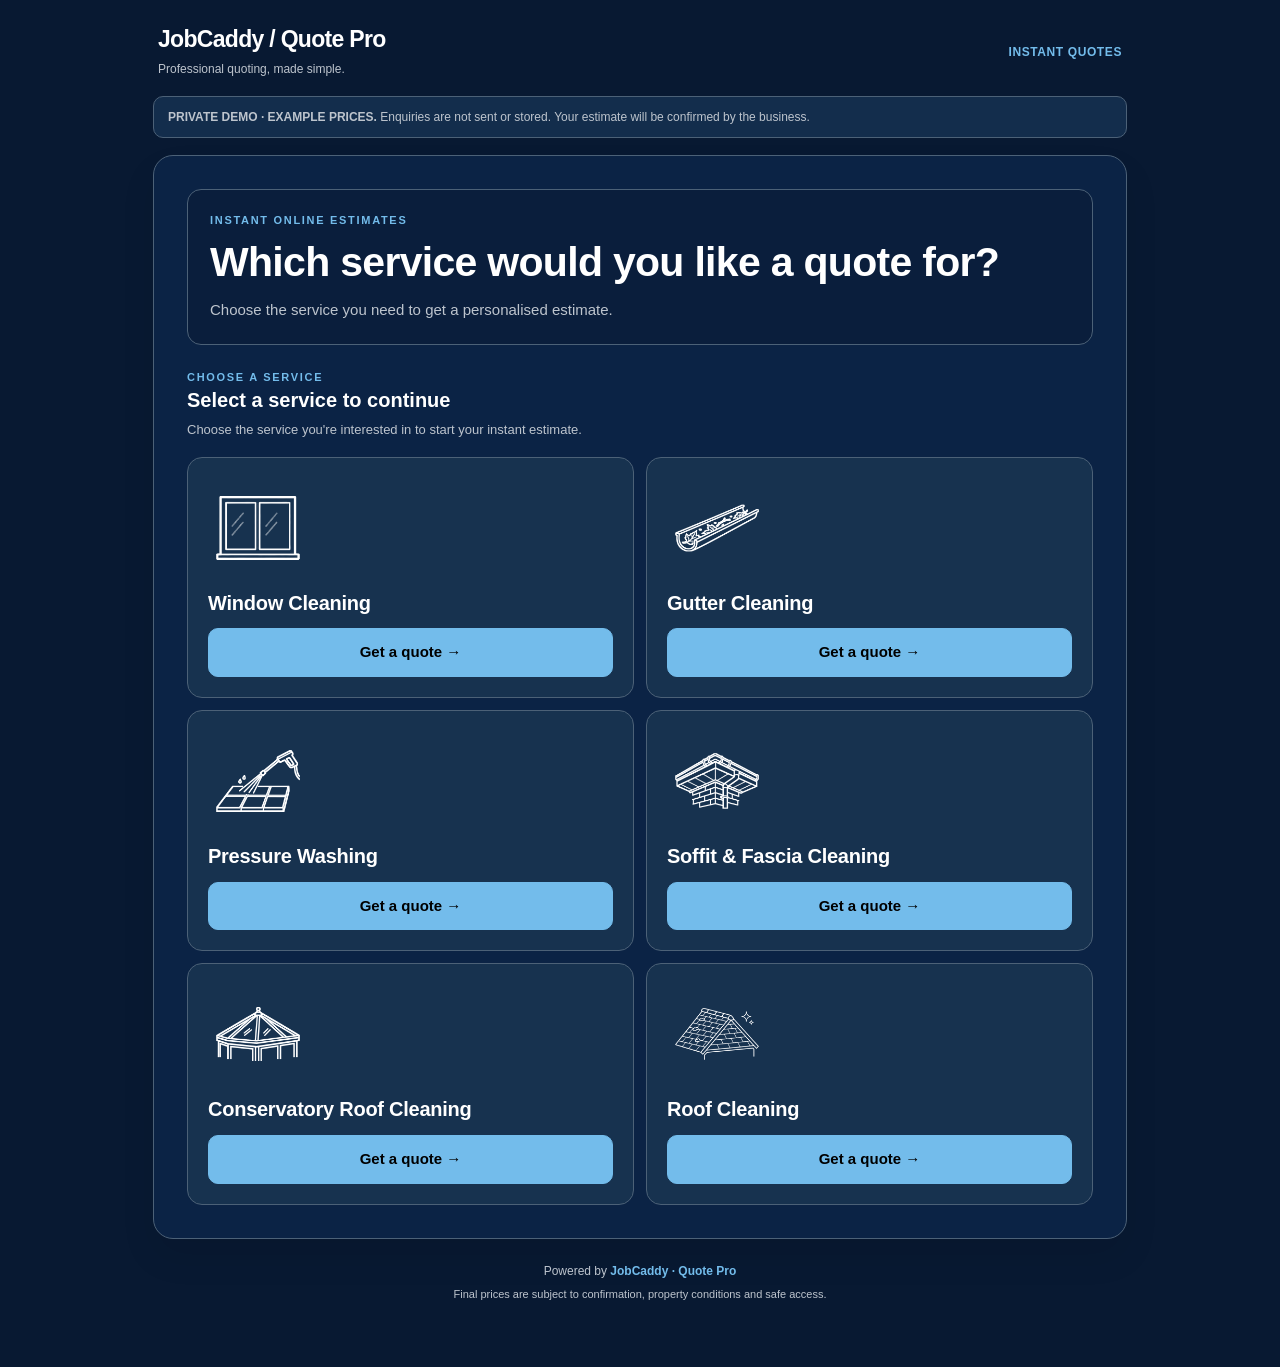
<file: index.html>
<!doctype html><html lang="en"><head><meta charset="utf-8"><meta name="viewport" content="width=device-width,initial-scale=1"><meta http-equiv="refresh" content="1; url=./quote-pro-home-v2.html"><title>Quote Pro — Instant Quotes</title><style>body{margin:0;padding:48px 20px;background:#071420;color:#f8fbff;text-align:center;font-family:-apple-system,BlinkMacSystemFont,"Segoe UI",sans-serif}a{color:#73bceb}</style><script>if(new URLSearchParams(location.search).get("admin")==="1"){location.replace("./business-settings.html")}else{location.replace("./quote-pro-home-v2.html"+location.search+location.hash)}</script></head><body><h1>Quote Pro</h1><p>Opening your service selection page…</p><p><a href="./quote-pro-home-v2.html">Continue to Quote Pro</a></p></body></html>
</file>
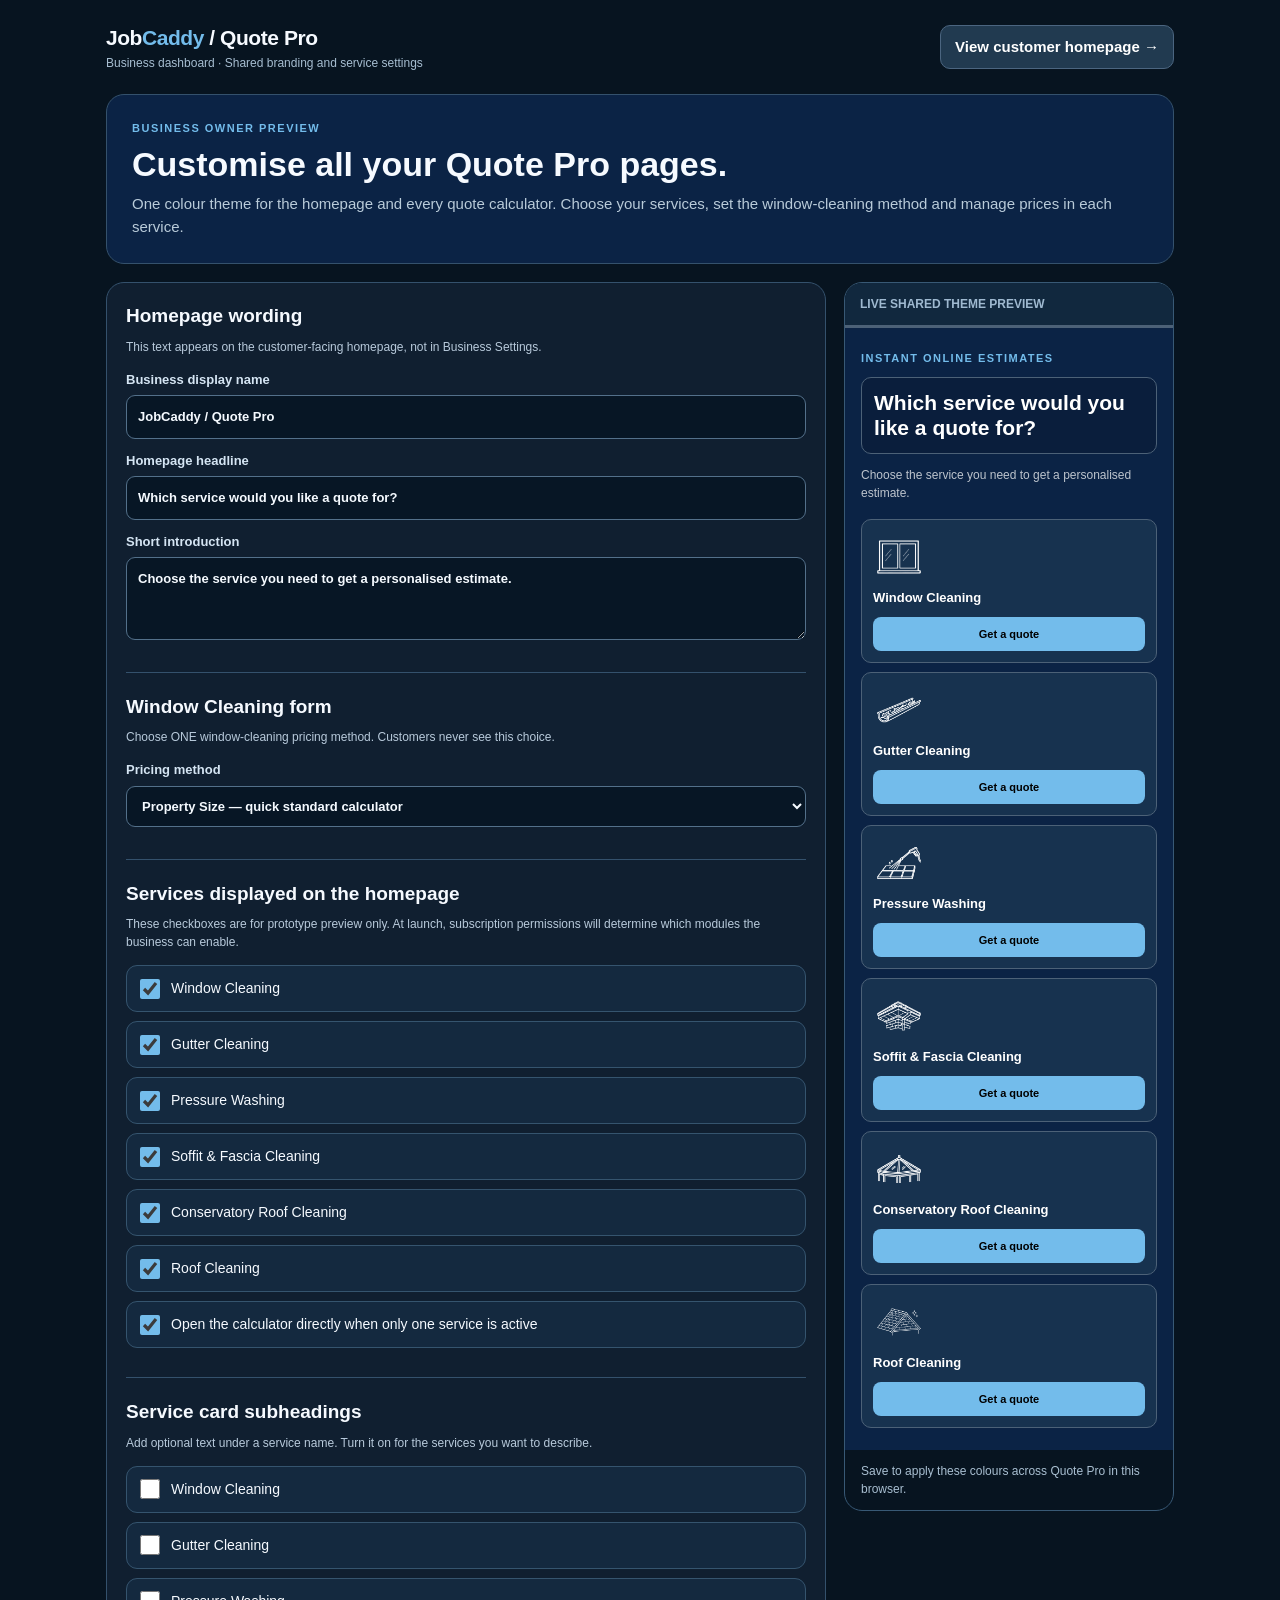
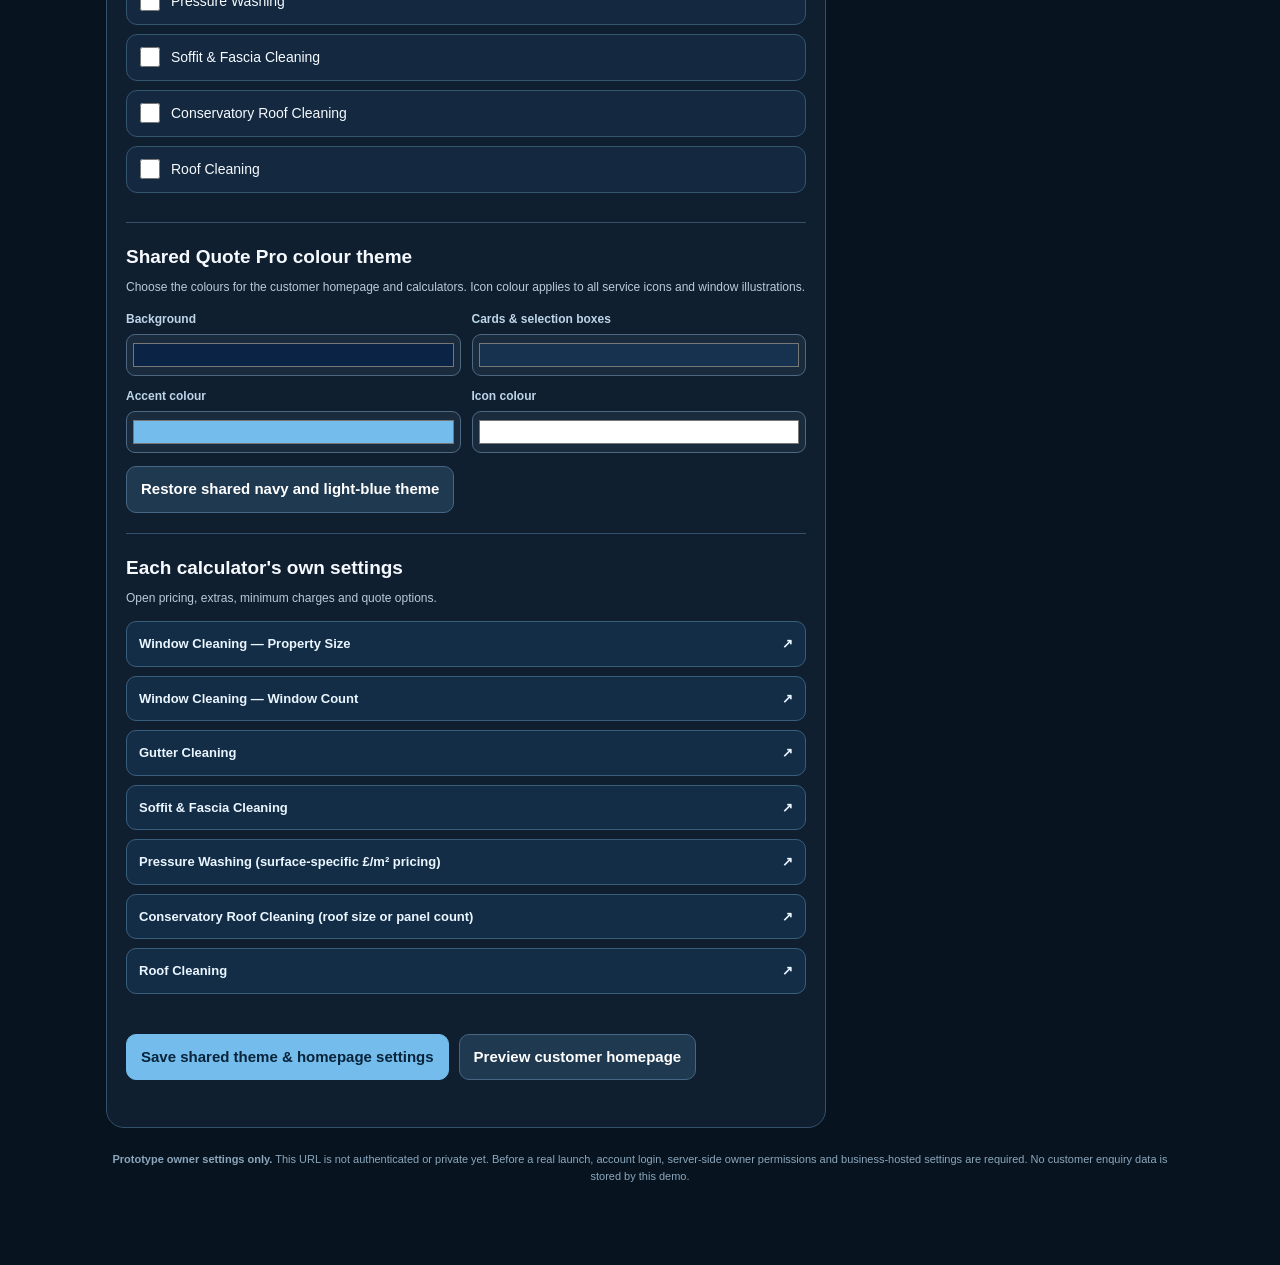
<file: business-settings.html>
<!doctype html>
<html lang="en"><head><meta charset="utf-8"><meta name="viewport" content="width=device-width,initial-scale=1">
<title>Quote Pro — Shared Business Design &amp; Homepage Settings</title>
<style>
*{box-sizing:border-box}
body{margin:0;background:#071420;color:#f6faff;font:15px/1.5 -apple-system,BlinkMacSystemFont,"Segoe UI",sans-serif}
button,input,select,textarea{font:inherit}
button{cursor:pointer}button:focus-visible,input:focus-visible,select:focus-visible,textarea:focus-visible,a:focus-visible{outline:3px solid #73bceb;outline-offset:2px}
.wrap{max-width:1100px;margin:auto;padding:22px 16px 70px}
.top{display:flex;align-items:center;justify-content:space-between;gap:13px;flex-wrap:wrap;margin-bottom:22px}
.brand{font-size:21px;font-weight:850;letter-spacing:-.45px}.brand b{color:#73bceb}.subtitle{font-size:12px;color:#a7bed1}
.top a{background:#213a50;border:1px solid #4b6580;color:white;padding:10px 14px;border-radius:10px;text-decoration:none;font-weight:750}
.intro{border:1px solid #34516c;border-radius:18px;background:#0b2345;padding:25px;margin-bottom:18px}
.eyebrow{color:#73bceb;font-size:11px;letter-spacing:1.5px;font-weight:850}
h1{font-size:clamp(27px,4vw,34px);line-height:1.15;margin:9px 0}
h2{font-size:19px;margin:0 0 7px}h3{font-size:15px;margin:0 0 8px}
.lead{color:#b9cbd9;margin:0}
.layout{display:grid;grid-template-columns:minmax(0,1fr) minmax(250px,330px);gap:18px;align-items:start}
.settings{background:#101f30;border:1px solid #34516c;border-radius:18px;padding:19px}
.section{padding:20px 0;border-top:1px solid #34516c}.section:first-child{padding-top:0;border:0}
.help{color:#b8cadb;font-size:12px;margin:0 0 14px}
.field{display:block;font-size:13px;color:#d5e5f3;font-weight:750;margin:12px 0}
.field input,.field select,.field textarea{display:block;width:100%;min-width:0;margin-top:6px;color:#f5faff;background:#071625;border:1px solid #53708a;border-radius:9px;padding:11px}
.field textarea{resize:vertical}
.check{display:flex;align-items:center;gap:11px;font-size:14px;padding:12px 13px;border:1px solid #35546e;border-radius:11px;background:#14293f;cursor:pointer;margin:9px 0}
.check input{width:20px;height:20px;flex:0 0 20px;margin:0;accent-color:#73bceb}
.check span{flex:1}
.pickers{display:grid;grid-template-columns:repeat(2,minmax(0,1fr));gap:11px;margin-bottom:13px}
.pickers label{font-size:12px;font-weight:700;color:#bcd5e8;min-width:0}
.pickers input{display:block;width:100%;height:42px;padding:4px;margin-top:6px;border:1px solid #4d6881;border-radius:9px;background:#192b3c;cursor:pointer}
.btn{background:#1f3951;color:white;padding:11px 14px;border:1px solid #466683;border-radius:10px;font-weight:800}
.btn.primary{background:#73bceb;color:#08233a;border-color:#73bceb}
.actions{display:flex;flex-wrap:wrap;gap:10px;margin-top:20px}
.status{font-size:13px;color:#a4e8b5;min-height:18px;margin:10px 0 0}
.service-links{display:grid;gap:9px}.service-links a{display:flex;justify-content:space-between;gap:9px;border:1px solid #395e7c;border-radius:10px;padding:12px;color:#eaf6ff;text-decoration:none;background:#132d46;font-weight:730;font-size:13px}
.service-links a:hover{text-decoration:underline;border-color:#73bceb}
.preview{position:sticky;top:15px;border-radius:18px;overflow:hidden;border:1px solid #385975;background:#071420}
.previewbar{padding:12px 15px;background:#11283e;color:#9fb9d0;font-size:12px;font-weight:750}
.previewbody{padding:22px 16px}
.previewbody .heading{font-size:21px;font-weight:850;line-height:1.23;margin:10px 0}
.previewbody .subheading{font-size:12px;margin-bottom:17px}
.previewtiles{display:grid;gap:9px}
.previewtile{border:1px solid;border-radius:10px;padding:11px}
.previewtile .service-art{width:52px;height:52px;margin-bottom:5px}
.previewtile strong{display:block;font-size:13px}
.previewtile strong{margin-bottom:9px}
.previewtile .card-subheading{font-size:11px;margin:-4px 0 9px;white-space:pre-line;overflow-wrap:anywhere}
.service-subheading .field{margin-left:12px}
.service-subheading .field[hidden]{display:none}
.previewtile .previewbutton{display:block;text-align:center;font-size:11px;font-weight:850;border-radius:8px;padding:9px}
.note{color:#a9bfd1;font-size:12px;line-height:1.5;padding:12px 16px}
.footer{font-size:11px;color:#8ca7bc;margin-top:23px;text-align:center}
@media(max-width:850px){.layout{grid-template-columns:1fr}.preview{position:static}}
@media(max-width:450px){.pickers{grid-template-columns:repeat(2,minmax(0,1fr))}.intro{padding:19px}.settings{padding:16px}}
</style><link rel="stylesheet" href="./quote-pro-service-art.css?v=icon-colour"><link rel="stylesheet" href="./quote-pro-roof-art.css"><script src="./quote-pro-theme.js?v=icon-colour"></script><script src="./quote-pro-screen-fades.js?v=2" defer></script></head>
<body><div class="wrap">
<header class="top"><div><div class="brand">Job<b>Caddy</b> / Quote Pro</div><div class="subtitle">Business dashboard · Shared branding and service settings</div></div><a href="./?preview=1">View customer homepage →</a></header>
<div class="intro"><div class="eyebrow">BUSINESS OWNER PREVIEW</div><h1>Customise all your Quote Pro pages.</h1><p class="lead">One colour theme for the homepage and every quote calculator. Choose your services, set the window-cleaning method and manage prices in each service.</p></div>
<div class="layout"><div class="settings">
<section class="section">
<h2>Homepage wording</h2><p class="help">This text appears on the customer-facing homepage, not in Business Settings.</p>
<label class="field">Business display name<input type="text" id="businessName" maxlength="70" placeholder="Your business name"></label>
<label class="field">Homepage headline<input type="text" id="headline" maxlength="110" placeholder="Which service would you like a quote for?"></label>
<label class="field">Short introduction<textarea id="description" rows="3" maxlength="300"></textarea></label>
</section>
<section class="section">
<h2>Window Cleaning form</h2><p class="help">Choose ONE window-cleaning pricing method. Customers never see this choice.</p>
<label class="field">Pricing method<select id="windowMethod"><option value="property">Property Size — quick standard calculator</option><option value="count">Window Count — detailed calculator</option></select></label>
</section>
<section class="section">
<h2>Services displayed on the homepage</h2>
<p class="help">These checkboxes are for prototype preview only. At launch, subscription permissions will determine which modules the business can enable.</p>
<label class="check"><input type="checkbox" id="serviceWindow"><span>Window Cleaning</span></label>
<label class="check"><input type="checkbox" id="serviceGutter"><span>Gutter Cleaning</span></label>
<label class="check"><input type="checkbox" id="servicePressure"><span>Pressure Washing</span></label>
<label class="check"><input type="checkbox" id="serviceSoffit"><span>Soffit &amp; Fascia Cleaning</span></label>
<label class="check"><input type="checkbox" id="serviceConservatoryRoof"><span>Conservatory Roof Cleaning</span></label>
<label class="check"><input type="checkbox" id="serviceRoof"><span>Roof Cleaning</span></label>
<label class="check"><input type="checkbox" id="autoOpenSingle"><span>Open the calculator directly when only one service is active</span></label>
</section>
<section class="section">
<h2>Service card subheadings</h2>
<p class="help">Add optional text under a service name. Turn it on for the services you want to describe.</p>
<div id="serviceSubheadings"></div>
</section>
<section class="section">
<h2>Shared Quote Pro colour theme</h2><p class="help">Choose the colours for the customer homepage and calculators. Icon colour applies to all service icons and window illustrations.</p>
<div class="pickers">
<label>Background<input type="color" id="colorTop"></label>
<label>Cards &amp; selection boxes<input type="color" id="colorCard"></label>
<label>Accent colour<input type="color" id="colorAccent"></label>
<label>Icon colour<input type="color" id="colorIcons" value="#ffffff"></label>
</div><button type="button" class="btn" id="restore">Restore shared navy and light-blue theme</button>
</section>
<section class="section">
<h2>Each calculator's own settings</h2><p class="help">Open pricing, extras, minimum charges and quote options.</p>
<div class="service-links">
<a href="./Quote_Pro_Property_Size_Calculator.html?admin=1">Window Cleaning — Property Size <span>↗</span></a>
<a href="./Quote_Pro_Window_Cleaning_Prototype_v3.html?admin=1">Window Cleaning — Window Count <span>↗</span></a>
<a href="./Quote_Pro_Gutter_Cleaning_Calculator.html?admin=1">Gutter Cleaning <span>↗</span></a>
<a href="./Quote_Pro_Soffit_Fascia_Cleaning_Calculator.html?admin=1">Soffit &amp; Fascia Cleaning <span>↗</span></a>
<a href="./Quote_Pro_Pressure_Washing_v2.html?admin=1">Pressure Washing (surface-specific £/m² pricing) <span>↗</span></a>
<a href="./Quote_Pro_Conservatory_Roof_Cleaning_Calculator.html?admin=1">Conservatory Roof Cleaning (roof size or panel count) <span>↗</span></a>
<a href="./Quote_Pro_Roof_Cleaning_Calculator.html?admin=1">Roof Cleaning <span>↗</span></a>
</div></section>
<div class="actions"><button class="btn primary" type="button" id="save">Save shared theme &amp; homepage settings</button><a class="btn" style="text-decoration:none" href="./?preview=1">Preview customer homepage</a></div>
<div id="status" class="status" role="status"></div>
</div>
<aside class="preview"><div class="previewbar">LIVE SHARED THEME PREVIEW</div><div class="previewbody" id="miniHome">
<div class="eyebrow" id="miniLabel">INSTANT ONLINE ESTIMATES</div><div class="heading" id="miniHeading">Which service would you like a quote for?</div><p class="subheading" id="miniDescription"></p>
<div class="previewtiles" id="miniCards"></div></div>
<div class="note">Save to apply these colours across Quote Pro in this browser.</div></aside>
</div>
<p class="footer"><strong>Prototype owner settings only.</strong> This URL is not authenticated or private yet. Before a real launch, account login, server-side owner permissions and business-hosted settings are required. No customer enquiry data is stored by this demo.</p>
</div>
<script>
(function(){
"use strict";
const $=id=>document.getElementById(id);
const colourKey="quotepro-landing-colours-v1",homeKey="quotepro-homepage-owner-v2",windowKey="quotepro-window-method-v1";
const defaults=window.QuoteProTheme?.defaults||{top:"#0b2345",card:"#17324f",accent:"#73bceb",icons:"#ffffff"};
const appDefaults={businessName:"JobCaddy / Quote Pro",headline:"Which service would you like a quote for?",description:"Choose the service you need to get a personalised estimate.",services:{window:true,gutter:true,pressure:true,soffit:true,conservatoryRoof:true,roof:true},autoOpenSingle:true};
const names={top:"Top",card:"Card",accent:"Accent",icons:"Icons"};
function fromStorage(key){try{return JSON.parse(localStorage.getItem(key)||"null")}catch(e){return null}}
function initialColours(){
 if(window.QuoteProTheme)return {...defaults,...window.QuoteProTheme.get()};
 const saved=fromStorage(colourKey);return saved&&typeof saved==="object"?{...defaults,...Object.fromEntries(Object.keys(defaults).filter(k=>saved[k]).map(k=>[k,saved[k]]))}:{...defaults};
}
const savedHome=fromStorage(homeKey);
let colours=initialColours(),config={...appDefaults,...savedHome},windowMethod="property";
if(savedHome?.services && typeof savedHome.services==="object"){
 config.services={...appDefaults.services,conservatoryRoof:false,roof:!Object.values(savedHome.services).includes(false),...savedHome.services};
}else config.services={...appDefaults.services};
try{windowMethod=localStorage.getItem(windowKey)==="count"?"count":"property"}catch(e){}
const serviceLabels={window:"Window Cleaning",gutter:"Gutter Cleaning",pressure:"Pressure Washing",soffit:"Soffit & Fascia Cleaning",conservatoryRoof:"Conservatory Roof Cleaning",roof:"Roof Cleaning"};
const subheadingFields=new Map();
for(const [key,name] of Object.entries(serviceLabels)){
 const field=document.createElement("div"),toggle=document.createElement("label"),enabled=document.createElement("input");
 const label=document.createElement("label"),text=document.createElement("textarea");
 field.className="service-subheading";
 toggle.className="check";
 enabled.type="checkbox";
 label.className="field";
 label.id="service-subheading-"+key;
 label.textContent=name+" subheading";
 text.rows=2;
 enabled.setAttribute("aria-controls",label.id);
 toggle.append(enabled,name);
 label.append(text);
 field.append(toggle,label);
 $("serviceSubheadings").append(field);
 const saved=config.serviceSubheadings?.[key];
 enabled.checked=saved?.enabled===true;
 label.hidden=!enabled.checked;
 text.value=typeof saved?.text==="string"?saved.text:"";
 enabled.addEventListener("change",()=>{label.hidden=!enabled.checked;preview()});
 text.addEventListener("input",preview);
 subheadingFields.set(key,{enabled,text});
}
function load(){
 $("businessName").value=config.businessName||appDefaults.businessName;
 $("headline").value=config.headline||appDefaults.headline;
 $("description").value=config.description||appDefaults.description;
 $("windowMethod").value=windowMethod;
 for(const k of Object.keys(serviceLabels))$("service"+k[0].toUpperCase()+k.slice(1)).checked=config.services[k]!==false;
 $("autoOpenSingle").checked=config.autoOpenSingle!==false;
 for(const [k,suffix] of Object.entries(names))$("color"+suffix).value=colours[k]||defaults[k];
 preview();
}
function preview(){
 const input=Object.fromEntries(Object.entries(names).map(([key,name])=>[key,$("color"+name).value]));
 const p=window.QuoteProTheme?.derive(input)||{...input,deep:input.top,text:"#ffffff",muted:"#b9cbd9",border:"#35516d",smallheading:input.accent,buttontext:"#06243c"};
 const read=key=>p[key];
 const box=$("miniHome");
 box.style.setProperty("--qp-icons",input.icons);
 box.style.background=read("top");box.style.color=read("text");box.style.borderTop="3px solid "+read("border");
 $("miniHeading").style.background=read("deep");$("miniHeading").style.border="1px solid "+read("border");
 $("miniHeading").style.padding="12px";$("miniHeading").style.borderRadius="10px";
 $("miniLabel").style.color=read("smallheading");
 $("miniHeading").textContent=$("headline").value||appDefaults.headline;
 $("miniDescription").textContent=$("description").value||appDefaults.description;
 $("miniDescription").style.color=read("muted");
 let active=Object.keys(serviceLabels).filter(k=>$("service"+k[0].toUpperCase()+k.slice(1)).checked);
 $("miniCards").replaceChildren();
 for(const key of active){
  let tile=document.createElement("div"),title=document.createElement("strong"),button=document.createElement("div");
  tile.className="previewtile";tile.style.background=read("card");tile.style.borderColor=read("border");
  title.textContent=serviceLabels[key];
  button.className="previewbutton";button.textContent="Get a quote";button.style.background=read("accent");button.style.color=read("buttontext");
  const art=document.createElement("div");
  art.className="service-art";
  art.dataset.service=key;
  art.setAttribute("aria-hidden","true");
  tile.append(art,title);
  const fields=subheadingFields.get(key),text=fields.text.value.trim();
  if(fields.enabled.checked&&text){
   const paragraph=document.createElement("p");
   paragraph.className="card-subheading";
   paragraph.textContent=text;
   paragraph.style.color=read("muted");
   tile.append(paragraph);
  }
  tile.append(button);
  $("miniCards").append(tile);
 }
}
for(const id of ["businessName","headline","description","windowMethod","autoOpenSingle",...Object.keys(serviceLabels).map(k=>"service"+k[0].toUpperCase()+k.slice(1)),...Object.values(names).map(s=>"color"+s)])
 $(id).addEventListener("input",preview);
$("restore").onclick=()=>{colours={...defaults};for(const [key,suffix] of Object.entries(names))$("color"+suffix).value=colours[key];preview();$("status").textContent="Default colours selected. Save to apply them across all Quote Pro pages."};
$("save").onclick=()=>{
 const active=Object.fromEntries(Object.keys(serviceLabels).map(k=>[k,$("service"+k[0].toUpperCase()+k.slice(1)).checked]));
 if(!Object.values(active).some(Boolean)){$("status").textContent="Enable at least one service to display.";return}
 const businessName=$("businessName").value.trim(),headline=$("headline").value.trim(),description=$("description").value.trim();
 if(!businessName||!headline){$("status").textContent="Enter a business display name and homepage headline.";return}
 const serviceSubheadings=Object.fromEntries([...subheadingFields].map(([key,{enabled,text}])=>[key,{enabled:enabled.checked,text:text.value.trim()}]));
 const proposed={businessName,headline,description,services:active,serviceSubheadings,autoOpenSingle:$("autoOpenSingle").checked};
 const palette=Object.fromEntries(Object.entries(names).map(([k,s])=>[k,$("color"+s).value]));
 try{
  const savedTheme=window.QuoteProTheme?window.QuoteProTheme.save(palette):palette;
  if(!window.QuoteProTheme)localStorage.setItem(colourKey,JSON.stringify(palette));
  localStorage.setItem(windowKey,$("windowMethod").value);
  localStorage.setItem(homeKey,JSON.stringify(proposed));
  config=proposed;colours=savedTheme;windowMethod=$("windowMethod").value;
  $("status").textContent="Saved! The homepage and all Quote Pro calculators now use this colour theme in this browser."
 }catch(e){$("status").textContent="Could not save in browser storage. Your settings are not stored."}
};
load();
})();
</script></body></html>
</file>
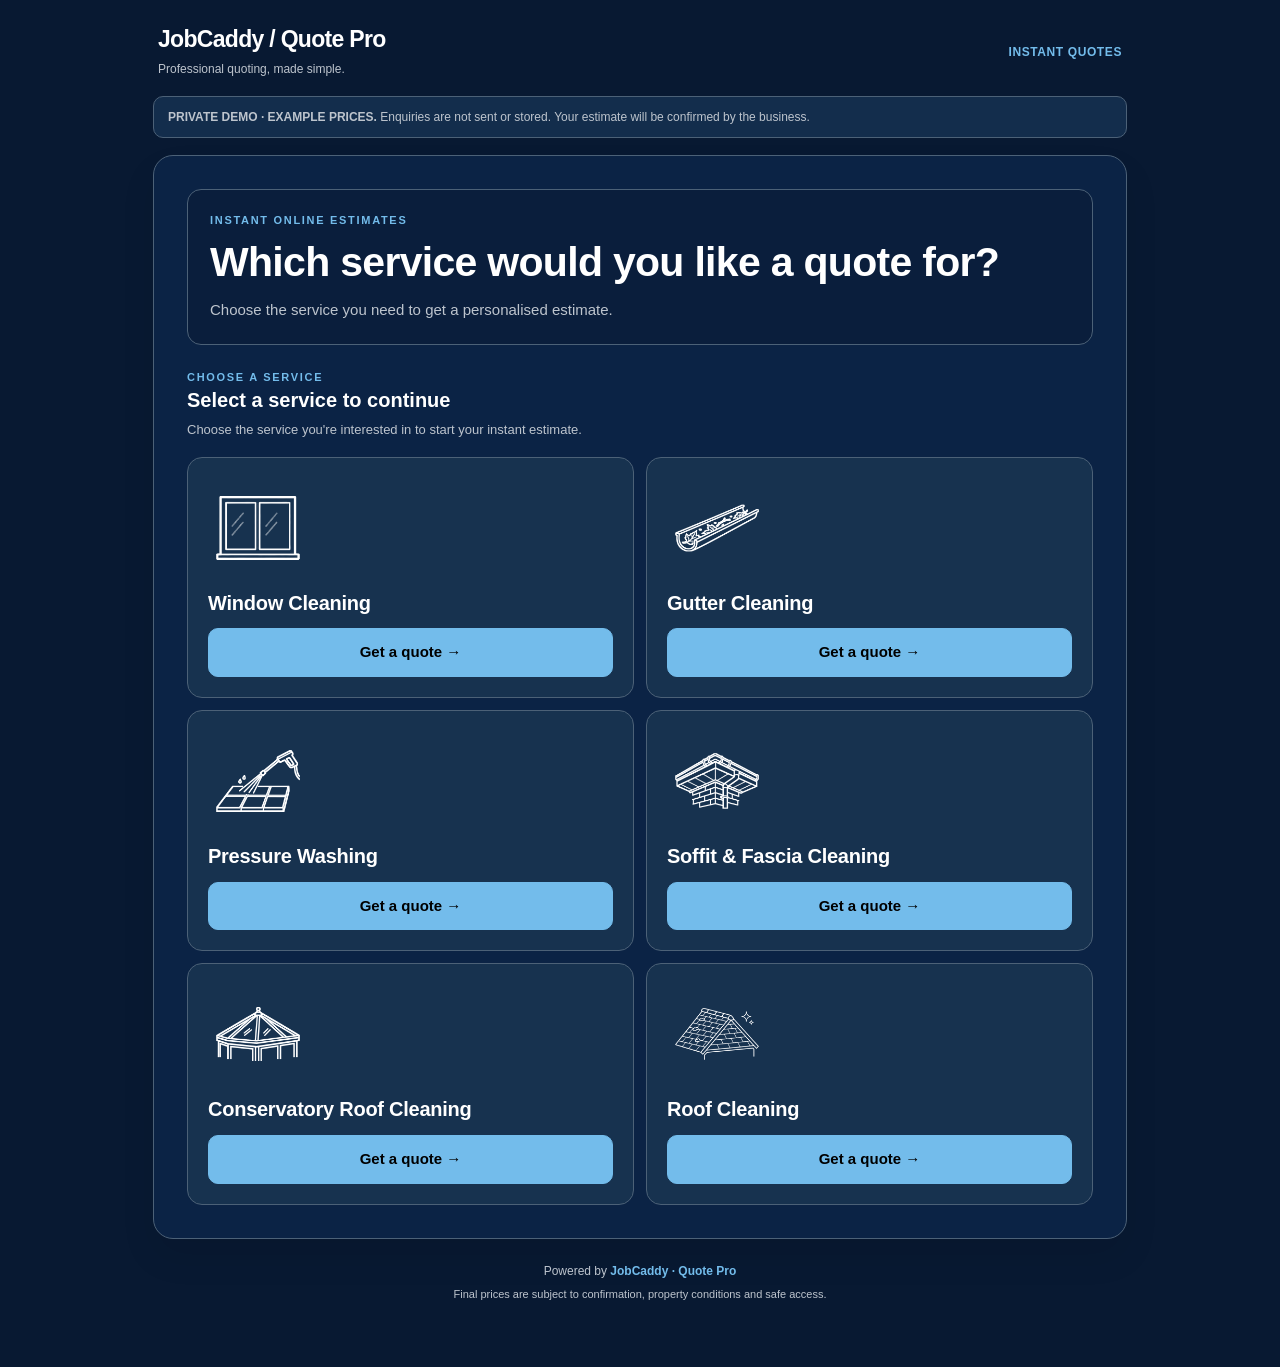
<file: quote-pro-home-v2.html>
<!doctype html>
<html lang="en"><head><meta charset="utf-8"><meta name="viewport" content="width=device-width,initial-scale=1"><title>Quote Pro — Get an instant quote</title>
<style>
:root{color-scheme:dark;--qp-bg:#071420;--qp-top:#0b2345;--qp-deep:#081625;--qp-text:#ffffff;--qp-muted:#b9cbd9;--qp-card:#132c47;--qp-card2:#0e2036;--qp-accent:#73bceb;--qp-border:#35516d;--qp-buttontext:#06243c;--qp-smallheading:#73bceb;--qp-icon:#183b5e}
*{box-sizing:border-box}body{margin:0;min-height:100vh;background:var(--qp-bg);color:var(--qp-text);font:15px/1.5 -apple-system,BlinkMacSystemFont,"Segoe UI",sans-serif}
a{color:inherit}a:focus-visible{outline:3px solid var(--qp-accent);outline-offset:3px}
.wrap{max-width:1000px;margin:0 auto;padding:20px 13px 65px}
.top{display:flex;justify-content:space-between;align-items:center;gap:13px;flex-wrap:wrap;padding:6px 5px 18px}
.top .brand{font-size:23px;font-weight:850;letter-spacing:-.7px;line-height:1.2}
.top .tagline{font-size:12px;color:var(--qp-muted);margin-top:6px}
.top .mark{color:var(--qp-accent);font-weight:800;font-size:12px;letter-spacing:.6px}
.notice{font-size:12px;color:var(--qp-muted);padding:11px 14px;border:1px solid var(--qp-border);background:var(--qp-card2);border-radius:10px;margin:0 0 17px}
.panel{background:var(--qp-top);border:1px solid var(--qp-border);border-radius:20px;padding:clamp(17px,4vw,33px);box-shadow:0 18px 35px rgba(0,0,0,.08)}
.eyebrow{color:var(--qp-smallheading);font-size:11px;font-weight:850;letter-spacing:1.7px}
.hero{background:var(--qp-deep);padding:22px;border:1px solid var(--qp-border);border-radius:14px;margin-bottom:8px}
h1{font-size:clamp(30px,5vw,41px);line-height:1.16;letter-spacing:-.7px;margin:11px 0}
.hero p{color:var(--qp-muted);font-size:15px;line-height:1.6;margin:0;max-width:680px}
.section{margin-top:24px}
h2{font-size:20px;margin:3px 0 7px;line-height:1.25}
.section>p{margin:0 0 17px;color:var(--qp-muted);font-size:13px}
.service-grid{display:grid;grid-template-columns:repeat(2,minmax(0,1fr));gap:12px}
.service{background:var(--qp-card);border:1px solid var(--qp-border);border-radius:15px;padding:20px;display:flex;flex-direction:column;gap:13px;min-width:0;min-height:239px}
.service:hover{border-color:var(--qp-accent)}
.service h3{font-size:20px;line-height:1.24;letter-spacing:-.25px;margin:0}
.service .subheading{font-size:13px;line-height:1.55;color:var(--qp-muted);margin:6px 0 0;white-space:pre-line;overflow-wrap:anywhere}
.service .action{background:var(--qp-accent);color:var(--qp-buttontext);border:1px solid var(--qp-accent);padding:12px;border-radius:10px;text-align:center;font-weight:840;text-decoration:none;display:block;min-height:47px}
.service .action:hover{filter:brightness(1.07)}
.service .action:focus-visible{outline-offset:3px}
.footer{font-size:12px;text-align:center;color:var(--qp-muted);padding:23px 8px 0}
.footer strong{color:var(--qp-accent)}
.small{font-size:11px}
@media(max-width:650px){.wrap{padding:14px 10px 40px}.top{padding:8px 5px 14px}.top .brand{font-size:21px}.panel{padding:19px 15px}.hero{padding:19px}.section{margin-top:18px}.service-grid{grid-template-columns:1fr}.service{min-height:0;padding:18px;gap:12px}.service h3{font-size:19px}h1{font-size:30px}.hero p{font-size:14px}}
</style><link rel="stylesheet" href="./quote-pro-service-art.css?v=icon-colour"><link rel="stylesheet" href="./quote-pro-roof-art.css"><script src="./quote-pro-theme.js?v=icon-colour"></script><script src="./quote-pro-screen-fades.js?v=2" defer></script></head>
<body><div class="wrap">
<header class="top"><div><div class="brand" id="businessName">JobCaddy / Quote Pro</div><div class="tagline">Professional quoting, made simple.</div></div><div class="mark">INSTANT QUOTES</div></header>
<div class="notice"><strong>PRIVATE DEMO · EXAMPLE PRICES.</strong> Enquiries are not sent or stored. Your estimate will be confirmed by the business.</div>
<main class="panel">
<div class="hero"><div class="eyebrow">INSTANT ONLINE ESTIMATES</div><h1 id="headline">Which service would you like a quote for?</h1><p id="description">Choose the service you need to get a personalised estimate.</p></div>
<section class="section"><div class="eyebrow">CHOOSE A SERVICE</div><h2>Select a service to continue</h2><p>Choose the service you're interested in to start your instant estimate.</p>
<div class="service-grid" id="services"></div></section>
</main>
<div class="footer">Powered by <strong>JobCaddy · Quote Pro</strong><div class="small" style="margin-top:6px">Final prices are subject to confirmation, property conditions and safe access.</div></div>
</div>
<script>
(function(){
"use strict";
const coloursKey="quotepro-landing-colours-v1",homeKey="quotepro-homepage-owner-v2",windowKey="quotepro-window-method-v1";
const defaults={businessName:"JobCaddy / Quote Pro",headline:"Which service would you like a quote for?",description:"Choose the service you need to get a personalised estimate.",services:{window:true,gutter:true,pressure:true,soffit:true,conservatoryRoof:true,roof:true},autoOpenSingle:true};
function read(key){try{return JSON.parse(localStorage.getItem(key)||"null")}catch(e){return null}}
if(window.QuoteProTheme)window.QuoteProTheme.applyHomepage();
else{
 // Works during a GitHub Pages rollout when the shared script is still unavailable.
 const fallback=read(coloursKey);
 if(fallback&&typeof fallback==="object")
  for(const [key,value] of Object.entries(fallback))
   if(/^#[0-9a-f]{6}$/i.test(value||""))document.documentElement.style.setProperty("--qp-"+key,value);
}
const stored=read(homeKey),cfg={...defaults,...(stored&&typeof stored==="object"?stored:{})};
if(stored?.services && typeof stored.services==="object"){
 cfg.services={...defaults.services,conservatoryRoof:false,roof:!Object.values(stored.services).includes(false),...stored.services};
}else cfg.services={...defaults.services};
function choice(){try{return localStorage.getItem(windowKey)==="count"?"count":"property"}catch(e){return "property"}}
const services=[
{id:"window",name:"Window Cleaning",href:()=>choice()==="count"?"./Quote_Pro_Window_Cleaning_Prototype_v3.html":"./Quote_Pro_Property_Size_Calculator.html"},
{id:"gutter",name:"Gutter Cleaning",href:()=> "./Quote_Pro_Gutter_Cleaning_Calculator.html"},
{id:"pressure",name:"Pressure Washing",href:()=> "./Quote_Pro_Pressure_Washing_v2.html"},
{id:"soffit",name:"Soffit & Fascia Cleaning",href:()=> "./Quote_Pro_Soffit_Fascia_Cleaning_Calculator.html"},
{id:"conservatoryRoof",name:"Conservatory Roof Cleaning",href:()=> "./Quote_Pro_Conservatory_Roof_Cleaning_Calculator.html"},
{id:"roof",name:"Roof Cleaning",href:()=> "./Quote_Pro_Roof_Cleaning_Calculator.html"}
];
const calculatorUrl=service=>service.href()+"?v=service-navigation";
const enabled=services.filter(s=>cfg.services[s.id]!==false);
if(enabled.length===1&&cfg.autoOpenSingle!==false&&!new URLSearchParams(location.search).has("preview")){
 location.replace(calculatorUrl(enabled[0]));return;
}
document.getElementById("businessName").textContent=cfg.businessName||defaults.businessName;
document.getElementById("headline").textContent=cfg.headline||defaults.headline;
document.getElementById("description").textContent=cfg.description||defaults.description;
const list=document.getElementById("services");
for(const s of enabled){
 const card=document.createElement("article"),ico=document.createElement("div"),content=document.createElement("div"),title=document.createElement("h3"),a=document.createElement("a");
 card.className="service";
 ico.className="service-art";
 ico.dataset.service=s.id;
 ico.setAttribute("aria-hidden","true");
 title.textContent=s.name;
 content.append(title);
 const subheading=cfg.serviceSubheadings?.[s.id];
 const text=typeof subheading?.text==="string"?subheading.text.trim():"";
 if(subheading?.enabled===true&&text){
  const paragraph=document.createElement("p");
  paragraph.className="subheading";
  paragraph.textContent=text;
  content.append(paragraph);
 }
 a.className="action";a.href=calculatorUrl(s);a.textContent="Get a quote →";
 card.append(ico,content,a);list.append(card);
}
})();
</script></body></html>
</file>
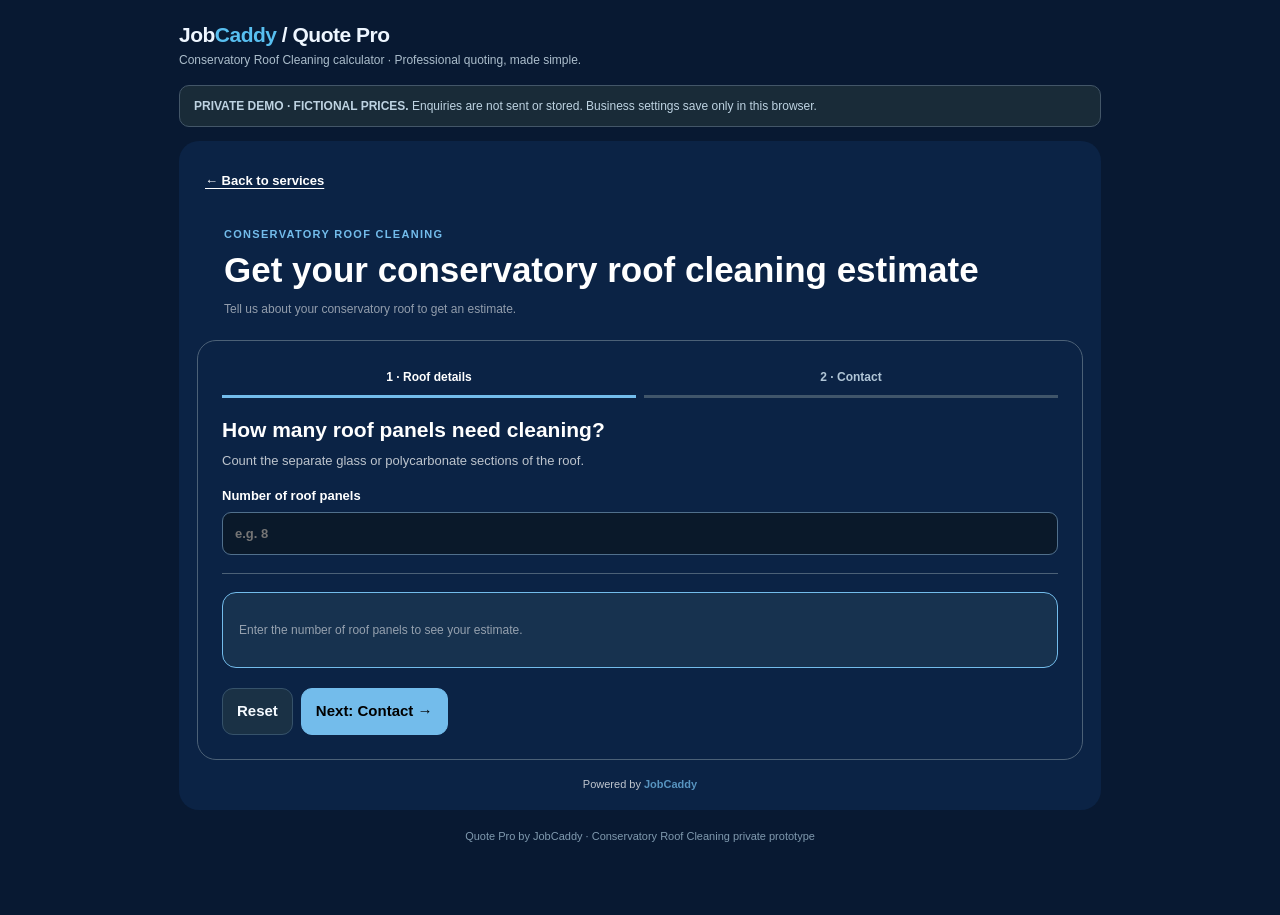
<file: Quote_Pro_Conservatory_Roof_Cleaning_Calculator.html>
<!doctype html>
<html lang="en"><head><meta charset="utf-8"><meta name="viewport" content="width=device-width,initial-scale=1">
<title>Quote Pro — Conservatory Roof Cleaning calculator</title>
<style>
:root{font-family:-apple-system,BlinkMacSystemFont,"Segoe UI",sans-serif;color-scheme:dark}
*{box-sizing:border-box}body{margin:0;background:#071420;color:#eef6ff;font-size:15px;line-height:1.5}
button,input,select,textarea{font:inherit}button{cursor:pointer}
button:focus-visible,input:focus-visible,select:focus-visible,textarea:focus-visible{outline:3px solid #58bff0;outline-offset:2px}
.app{max-width:950px;margin:auto;padding:19px 14px 70px}
header{display:flex;gap:16px;flex-wrap:wrap;justify-content:space-between;align-items:center;margin-bottom:16px}
.brand{font-size:21px;font-weight:850;letter-spacing:-.5px}.brand span{color:#58bff0}
.subbrand{font-size:12px;color:#acbecc}
.tabs{display:flex;gap:8px}.tab,.btn{border:1px solid #36526a;color:#f5faff;background:#1a3145;border-radius:11px;font-weight:750;padding:11px 14px;min-height:44px}
.tab.active,.btn.primary{background:#58bff0;color:#06243c;border-color:#58bff0}
.notice{background:#192b38;border:1px solid #435668;border-radius:10px;color:#bed3e2;padding:11px 14px;font-size:12px;margin-bottom:14px}
[hidden]{display:none!important}
#customer{--c-bg:#09131f;--c-text:#ffffff;--c-card:#1d314c;--c-select:#131d29;--c-outline:#131d29;--c-accent:#73bceb;--c-btn-text:#06243c;--c-secondary:#b9cbd9;--c-border:#34516c;--c-estimate:#1d314c;--c-button:#73bceb;--c-button-text:#06243c;background:var(--c-bg);color:var(--c-text);border-radius:20px;padding:18px}
.hero{padding:23px 27px 0;margin-bottom:22px}.eyebrow{color:var(--c-accent);font-size:11px;letter-spacing:1.3px;font-weight:850}
h1{font-size:clamp(28px,4.2vw,35px);line-height:1.15;margin:8px 0 10px}h2{font-size:21px;line-height:1.27;margin:4px 0 7px}h3{font-size:16px;margin:0 0 11px}
.caption{color:#b9cbd9;font-size:13px;margin:0 0 16px}
.panel{padding:clamp(16px,3vw,24px);border:1px solid #34516c;border-radius:19px}
.steps{display:flex;gap:8px;margin-bottom:19px}.step{flex:1;min-width:0;border-bottom:3px solid #40556a;padding:3px 3px 9px;color:#b1c6d7;text-align:center;font-weight:700;font-size:12px}
.step.active{border-color:var(--c-accent);color:var(--c-text)}
.section{padding:18px 0;border-bottom:1px solid #35516b}.section:first-child{padding-top:0}.section:last-child{padding-bottom:0;border:0}
.choices{display:grid;grid-template-columns:repeat(2,minmax(0,1fr));gap:10px}
.house{min-height:76px;padding:14px 12px;border:1px solid var(--c-outline);background:var(--c-select);color:var(--c-text);border-radius:13px;display:flex;align-items:center;justify-content:center;text-align:center;font-weight:800;line-height:1.25}
.house.selected,.frequency.selected{outline:2px solid var(--c-accent);outline-offset:-2px;border-color:var(--c-accent)}

.frequency{display:block;width:100%;border:1px solid var(--c-outline);background:var(--c-select);color:var(--c-text);border-radius:11px;padding:13px 15px;margin:8px 0;text-align:left;min-height:47px;font-weight:750}
.estimate{background:var(--c-card);border:1px solid var(--c-accent);border-radius:14px;padding:16px}.estimate .amount{font-size:clamp(27px,5vw,38px);font-weight:900;line-height:1.25}
.estimate-head{display:flex;justify-content:space-between;gap:10px;align-items:start}.estimate .fine{font-size:12px;opacity:.8}
.line{display:flex;justify-content:space-between;gap:12px;align-items:start;font-size:13px;padding:6px 0}.line strong{text-align:right;white-space:nowrap}
.item-breakdown{border-top:1px solid #586c82;margin-top:12px;padding-top:7px}
.formgrid{display:grid;grid-template-columns:1fr 1fr;gap:13px}.field{display:block;font-size:13px;font-weight:700}.field.wide{grid-column:1/-1}
.field input,.field textarea,.field select{display:block;width:100%;padding:11px 12px;margin-top:6px;color:#f4faff;background:#0a192a;border:1px solid #51708c;border-radius:9px;min-width:0}
.field textarea{resize:vertical}.req{color:#ffda74}.muted{opacity:.76;font-size:12px}
.nav{display:flex;justify-content:space-between;align-items:center;gap:10px;margin-top:20px;flex-wrap:wrap}.navright{display:flex;gap:8px}
.nav .btn.primary,#customer .btn.primary{background:var(--c-accent);border-color:var(--c-accent);color:var(--c-btn-text)}
.error{color:#ffb3b3;font-size:13px;margin-top:12px}
.review-card{border:1px solid var(--c-outline);background:var(--c-card);padding:15px;border-radius:13px;margin:12px 0}
.review-row{display:grid;grid-template-columns:36% minmax(0,1fr);gap:10px;font-size:13px;padding:5px 0}
.review-row .key{opacity:.76}.review-row span:last-child{white-space:pre-wrap;overflow-wrap:anywhere}
.disclaimer{border-left:3px solid var(--c-accent);padding:10px 12px;font-size:13px;margin:14px 0;white-space:pre-wrap;background:var(--c-card)}
.powered{text-align:center;font-size:11px;opacity:.74;margin:16px auto 0}.powered strong{color:var(--c-accent)}
#admin{border:1px solid #38546a;border-radius:18px;background:#101e2b;padding:20px}
.adminsec{border-bottom:1px solid #304555;padding:16px 0}.adminsec:first-of-type{padding-top:0}.adminsec:last-of-type{border:0}
.adminsec h2{font-size:19px}.adminhelp{font-size:12px;color:#b4c5d4;margin:3px 0 14px}
.settings{display:grid;grid-template-columns:repeat(2,minmax(0,1fr));gap:12px}
.price-row{border:1px solid #3c5368;border-radius:12px;padding:13px;margin:9px 0;background:#172a39}
.price-row .rowtop{display:flex;gap:9px;flex-wrap:wrap;align-items:center;margin-bottom:11px}
.price-row .rowtop .field{flex:1;min-width:155px}.priceline{display:grid;grid-template-columns:minmax(0,1fr) minmax(0,1fr) minmax(0,1fr);gap:9px}
.price-row .field input,.price-row .field select{padding:9px}
.check{display:inline-flex;align-items:center;gap:8px;font-weight:600;font-size:13px}
.check input[type=checkbox]{appearance:auto;width:19px;height:19px;margin:0;flex:0 0 19px;accent-color:#58bff0}
#admin .field{color:#c6d6e3}#admin .field input,#admin .field textarea,#admin .field select{background:#0a1725}
.adminactions{display:flex;gap:10px;flex-wrap:wrap;margin-top:22px}
.linkaction{color:#8fd5f6;text-decoration:none;background:transparent;border:0;padding:6px 0}
.footer{font-size:11px;color:#809aaf;text-align:center;margin-top:18px}
@media(max-width:620px){.app{padding:12px 10px 55px}#customer{padding:12px}.hero{padding:21px 20px 0;margin-bottom:16px}.panel{padding:16px}header{align-items:start}h1{font-size:30px}.formgrid,.settings{grid-template-columns:1fr}.priceline{grid-template-columns:1fr 1fr}.priceline .type{grid-column:1/-1}.review-row{grid-template-columns:1fr;gap:1px}.navright{flex:1;justify-content:flex-end}.step{font-size:11px}}
.choices.roof-sizes{grid-template-columns:repeat(3,minmax(0,1fr))}
.roof-sizes .house{min-height:52px;padding:10px 4px}
#adminTab,#customerTab{display:none}body.owner-demo #adminTab,body.owner-demo #customerTab{display:inline-block}
#customer .caption{color:var(--c-secondary)}
#customer .panel,#customer .section{border-color:var(--c-border)}
#customer .estimate{background:var(--c-estimate)}
#customer .btn.primary{background:var(--c-button);border-color:var(--c-button);color:var(--c-button-text)}
#customer .muted{color:var(--c-secondary)}
#customer > .qp-services-link{display:inline-flex;align-items:center;min-height:44px;padding:4px 8px;color:var(--qp-return-colour,currentColor);font-size:13px;font-weight:700;text-decoration:underline;text-underline-offset:3px}
</style><script src="./quote-pro-theme.js"></script><script src="./quote-pro-screen-fades.js?v=2" defer></script></head><body><div class="app">
<header><div><div class="brand">Job<span>Caddy</span> / Quote Pro</div><div class="subbrand">Conservatory Roof Cleaning calculator · Professional quoting, made simple.</div></div><div class="tabs"><button type="button" class="tab active" id="customerTab">Customer preview</button><button type="button" class="tab" id="adminTab">Business settings</button></div></header>
<div class="notice"><strong>PRIVATE DEMO · FICTIONAL PRICES.</strong> Enquiries are not sent or stored. Business settings save only in this browser.</div>
<section id="customer">
<a class="qp-services-link" href="./quote-pro-home-v2.html?preview=1&amp;v=service-navigation">← Back to services</a>
<div class="hero"><div class="eyebrow">CONSERVATORY ROOF CLEANING</div><h1>Get your conservatory roof cleaning estimate</h1><div class="muted">Tell us about your conservatory roof to get an estimate.</div></div>
<div class="panel">
<div class="steps" id="steps"></div>
<section id="step-property">
<div class="section">
<div id="sizeChoice">
<h2>What size is your conservatory roof?</h2>
<div class="choices roof-sizes" role="group" aria-label="Conservatory roof size">
<button type="button" class="house" data-size="small" aria-pressed="false">Small</button>
<button type="button" class="house" data-size="medium" aria-pressed="false">Medium</button>
<button type="button" class="house" data-size="large" aria-pressed="false">Large</button>
</div>
</div>
<div id="panelChoice" hidden>
<h2>How many roof panels need cleaning?</h2>
<p class="caption" id="panelHelp">Count the separate glass or polycarbonate sections of the roof.</p>
<label class="field">Number of roof panels<input id="panelCount" type="number" inputmode="numeric" min="1" step="1" placeholder="e.g. 8" aria-describedby="panelHelp"></label>
</div>
</div><div id="estimate-property" class="section" aria-live="polite"></div></section>
<section id="step-frequency" hidden><div class="section"><div class="eyebrow">CLEANING FREQUENCY</div><h2>How often would you like your conservatory roof cleaned?</h2><div id="frequencies"></div></div><div id="estimate-frequency" class="section"></div></section>
<section id="step-contact" hidden><div class="section"><div class="eyebrow">YOUR DETAILS</div><h2>How can we contact you?</h2><p class="caption">Please enter your contact details and any notes about the roof or access.</p>
<form id="contacts" novalidate><div class="formgrid">
<label class="field">Full name <span class="req">*</span><input id="name" autocomplete="name" required placeholder="Your full name"></label>
<label class="field">Mobile number <span id="phoneRequired" class="req">*</span><input id="phone" type="tel" autocomplete="tel" placeholder="Mobile number"></label>
<label class="field">Email address <span id="emailRequired" class="req" hidden>*</span><input id="email" type="email" autocomplete="email" placeholder="you@example.com"></label>
<label class="field wide">Property address <span class="req">*</span><textarea id="address" autocomplete="street-address" rows="2" required placeholder="Property address"></textarea></label>
<label class="field wide">Additional notes <span class="muted">(optional)</span><textarea id="notes" rows="3" placeholder="e.g. access restrictions, height or heavy staining"></textarea></label>
</div></form></div><div id="estimate-contact" class="section"></div></section>
<section id="step-review" hidden><div class="section"><div class="eyebrow">FINAL STEP</div><h2>Review your enquiry</h2><p class="caption">Please check your choices and contact details before submitting.</p><div id="review-details"></div><div id="review-amount"></div><p id="review-disclaimer" class="disclaimer"></p><p class="muted">Private prototype: the button demonstrates submission without sending personal data.</p>
<div class="nav"><button id="reviewEdit" class="btn" type="button">← Edit details</button><button id="submit" class="btn primary" type="button">Submit my enquiry →</button></div></div></section>
<section id="step-done" hidden><div class="section"><div class="eyebrow">DEMO COMPLETE</div><h2>Enquiry preview finished</h2><p>This demonstration has completed. <strong>No personal information has been submitted or stored.</strong></p><button id="restart" class="btn primary" type="button">Start again</button></div></section>
<p class="error" id="error" role="alert" hidden></p>
<div class="nav" id="navigation"><button class="btn" type="button" id="back">← Back</button><div class="navright"><button class="btn" type="button" id="reset">Reset</button><button class="btn primary" type="button" id="next">Continue →</button></div></div>
</div><div class="powered">Powered by <strong>JobCaddy</strong></div></section>
<section id="admin" hidden><a href="./business-settings.html" style="display:inline-block;margin:12px 0 15px;color:#73bceb;font-size:13px;font-weight:750;text-decoration:underline">← Main business dashboard</a>
<div class="eyebrow">QUOTE PRO · CONSERVATORY ROOF CLEANING</div><h1>Business settings</h1><p class="adminhelp">Set your prices and customer journey. Click Save settings to apply your changes.</p>
<div class="adminsec"><h2>Shared Quote Pro colour theme</h2>
 <p class="adminhelp">All services now use the same colours as your Quote Pro homepage. Change the palette once in <a style="color:#8dd6fa;font-weight:750" href="./business-settings.html">Main Business Settings → Shared Colour Theme</a>. Your pricing and other settings stay separate for each service.</p></div>
<div class="adminsec"><h2>Conservatory roof prices</h2>
<p class="adminhelp">Choose how customers describe their roof. Each price can be a fixed amount or a minimum–maximum range.</p>
<label class="field" style="max-width:430px">Pricing method<select id="pricingMethod"><option value="size">By roof size</option><option value="panel">Per roof panel</option></select></label>
<div id="sizeRates"></div>
<div id="panelRates" hidden></div>
</div>
<div class="adminsec"><h2>Cleaning frequencies</h2>
<label class="check"><input id="showFrequencyStep" type="checkbox" aria-controls="frequencySettings"> Ask customers how often they want roof cleaning</label>
<div id="frequencySettings" hidden><p class="adminhelp">Choose which frequencies to show and optionally apply a percentage increase to each one.</p><div id="admin-frequencies"></div><button type="button" class="linkaction" id="addFrequency">+ Add frequency</button></div>
</div>
<div class="adminsec"><h2>Estimate settings</h2><div class="settings">
<label class="field">Minimum charge (£)<input type="number" min="0" step="0.01" id="minimum"></label>
<label class="field">Estimate buffer<select id="bufferMode"><option value="off">Off</option><option value="percent">Percentage ±%</option><option value="amount">Fixed amount ±£</option></select></label>
<label class="field">Buffer value<input type="number" min="0" step=".01" id="bufferValue"></label>
<label class="field">Contact details position<select id="contactPosition"><option value="end">At the end</option><option value="start">At the start</option></select></label>
<label class="field">When to show estimated price<select id="estimateTiming"><option value="live">Live throughout</option><option value="end">Final review only</option></select></label>
<label class="field">Required contact details<select id="contactRule"><option value="mobile">Mobile required; email optional</option><option value="email">Email required; mobile optional</option><option value="both">Both mobile and email required</option></select></label>
</div><p class="adminhelp">Roof access and condition may affect the final quote. A buffer creates a natural range for possible differences in the work described. For example, £25 ±10% is displayed as £22–£28 (rounded outward to whole pounds). It is not an additional charge. Your minimum charge is respected.</p>
<label class="check"><input id="showBreakdown" type="checkbox"> Show itemised prices in live estimate and quote summary</label>
<p class="adminhelp">When off, customers see only the total estimate, never individual prices. Property and extra selection buttons never show individual prices.</p>
<label class="check"><input id="showDisclaimer" type="checkbox"> Show final estimate disclaimer</label>
<label class="field" style="margin-top:10px">Disclaimer wording<textarea id="disclaimerText" rows="2"></textarea></label>
</div>
<div class="adminactions"><button id="save" type="button" class="btn primary">Save settings</button><button id="preview" type="button" class="btn">Preview calculator</button></div><p class="adminhelp" role="status" id="admin-message"></p></section>
<div class="footer">Quote Pro by JobCaddy · Conservatory Roof Cleaning private prototype</div>
</div>
<script>
(function(){
"use strict";
const $=id=>document.getElementById(id);
const storageKey="quotepro-conservatory-roof-v1";
const sizes={small:"Small",medium:"Medium",large:"Large"};
const rateLabels={...sizes,panel:"Per roof panel"};
const settingsFields=["minimum","bufferMode","bufferValue","contactPosition","estimateTiming","contactRule","disclaimerText"];
const defaults={
 pricingMethod:"panel",
 rates:{
  small:{mode:"fixed",lo:50,hi:50},
  medium:{mode:"fixed",lo:75,hi:75},
  large:{mode:"fixed",lo:100,hi:100},
  panel:{mode:"range",lo:7,hi:10}
 },
 showFrequencyStep:false,
 frequencies:[{id:"once",name:"One-off clean",on:true,inc:false,pct:0}],
 minimum:45,bufferMode:"off",bufferValue:10,contactPosition:"end",estimateTiming:"live",contactRule:"mobile",
 showBreakdown:false,showDisclaimer:true,
 disclaimerText:"This is a provisional estimate. Final price depends on roof condition and safe access and will be confirmed by the service provider."
};
let config=defaults;
try{
 const saved=JSON.parse(localStorage.getItem(storageKey)||"null");
 if(saved)config={...defaults,...saved,rates:{...defaults.rates,...saved.rates}};
}catch(e){}

const esc=value=>String(value??"").replace(/[&<>"']/g,ch=>({"&":"&amp;","<":"&lt;",">":"&gt;",'"':"&quot;","'":"&#39;"}[ch]));
const money=pence=>"£"+(pence/100).toFixed(2);
const range=(lo,hi)=>lo===hi?money(lo):money(lo)+"–"+money(hi);
const customerSteps=["property","frequency","contact"];
function order(){
 const steps=config.showFrequencyStep?customerSteps:["property","contact"];
 return config.contactPosition==="start"?["contact",...steps.filter(step=>step!=="contact")]:steps;
}
const label=step=>({property:"Roof details",frequency:"Frequency",contact:"Contact"})[step];
const applyTheme=()=>window.QuoteProTheme?.applyCalculator($("customer"),"standard");
const newState=()=>({step:order()[0],size:null,panels:0,frequency:null});
let state=newState();

function calc(){
 const byPanel=config.pricingMethod==="panel";
 const count=byPanel?state.panels:1;
 const rate=byPanel?config.rates.panel:config.rates[state.size];
 if(!rate||!Number.isSafeInteger(count)||count<1)return null;
 const freq=config.showFrequencyStep?config.frequencies.find(option=>option.id===state.frequency&&option.on):null;
 const multiplier=freq?.inc?1+freq.pct/100:1;
 const toPence=price=>Math.round(Math.round(price*100)*count*multiplier);
 const baseLow=toPence(rate.lo),baseHigh=toPence(rate.mode==="range"?rate.hi:rate.lo);
 const minimum=Math.round(config.minimum*100);
 const buffer=config.bufferMode!=="off";
 const bufferFor=base=>config.bufferMode==="percent"?base*config.bufferValue/100:config.bufferValue*100;
 const low=buffer?Math.floor((baseLow-bufferFor(baseLow))/100)*100:baseLow;
 const high=buffer?Math.ceil((baseHigh+bufferFor(baseHigh))/100)*100:baseHigh;
 return {
  selection:byPanel?count+(count===1?" roof panel":" roof panels"):sizes[state.size],
  freq,baseLow,baseHigh,lo:Math.max(minimum,low),hi:Math.max(minimum,high)
 };
}

function quoteMarkup(quote){
 if(!quote){
  const prompt=config.pricingMethod==="panel"?"Enter the number of roof panels to see your estimate.":"Choose a roof size to see your estimate.";
  return '<div class="estimate"><p class="muted">'+prompt+'</p></div>';
 }
 return '<div class="estimate"><div class="estimate-head"><div><div class="fine">YOUR ESTIMATED PRICE</div><div class="amount">'+range(quote.lo,quote.hi)+'</div></div><div class="fine">'+esc(quote.freq?.name||"")+'</div></div>'+
  (config.showBreakdown?'<div class="item-breakdown"><div class="line"><span>'+esc(quote.selection)+'</span><strong>'+range(quote.baseLow,quote.baseHigh)+'</strong></div></div>':"")+'</div>';
}
function renderEstimates(){
 const show=config.estimateTiming==="live";
 const markup=show?quoteMarkup(calc()):"";
 for(const step of customerSteps){
  const estimate=$("estimate-"+step);
  estimate.hidden=!show;
  estimate.innerHTML=markup;
 }
}
function render(){
 applyTheme();
 const steps=order(),current=state.step,index=steps.indexOf(current);
 $("steps").innerHTML=steps.map((step,i)=>'<div class="step '+(step===current?"active":"")+'">'+(i+1)+' · '+label(step)+'</div>').join("");
 for(const step of [...customerSteps,"review","done"])$("step-"+step).hidden=step!==current;
 $("steps").hidden=index<0;
 $("navigation").hidden=index<0;
 $("error").hidden=true;
 if(index<0)return;
 $("back").hidden=index===0;
 $("next").textContent=index===steps.length-1?"Review my quote →":"Next: "+label(steps[index+1])+" →";
 const byPanel=config.pricingMethod==="panel";
 $("sizeChoice").hidden=byPanel;
 $("panelChoice").hidden=!byPanel;
 for(const button of $("sizeChoice").querySelectorAll("[data-size]")){
  const selected=state.size===button.dataset.size;
  button.classList.toggle("selected",selected);
  button.setAttribute("aria-pressed",selected);
 }
 $("frequencies").innerHTML=config.frequencies.filter(x=>x.on).map(option=>{
  const selected=state.frequency===option.id;
  return '<button type="button" class="frequency '+(selected?"selected":"")+'" aria-pressed="'+selected+'" data-frequency="'+esc(option.id)+'">'+esc(option.name)+'</button>';
 }).join("");
 $("phoneRequired").hidden=config.contactRule==="email";
 $("emailRequired").hidden=config.contactRule==="mobile";
 $("phone").required=config.contactRule!=="email";
 $("email").required=config.contactRule!=="mobile";
 renderEstimates();
}

function error(message){
 $("error").textContent=message;
 $("error").hidden=false;
 $("error").scrollIntoView({block:"nearest"});
}
function validateContact(){
 var name=$("name").value.trim(),phone=$("phone").value.trim(),email=$("email").value.trim();
 if(!name)return "Please enter your full name.";
 if(!$("address").value.trim())return "Please enter your property address.";
 if(["mobile","both"].includes(config.contactRule)&&!phone)return "Please enter your mobile number.";
 if(["email","both"].includes(config.contactRule)&&!email)return "Please enter your email address.";
 if(email&&!/^[^\s@]+@[^\s@]+\.[^\s@]+$/.test(email))return "Please enter a valid email address.";
 if(phone&&(!/^[+\d\s()\-]{7,25}$/.test(phone)||phone.replace(/\D/g,"").length<7))return "Please enter a valid mobile number.";
 return null;
}
function goTo(step){
 state.step=step;
 render();
 $("customer").scrollIntoView({block:"start"});
}
function next(){
 const step=state.step;
 if(step==="property"&&!calc()){
  return error(config.pricingMethod==="panel"?"Enter a whole number of roof panels (at least 1).":"Choose a conservatory roof size.");
 }
 if(step==="frequency"&&!state.frequency)return error("Please select a cleaning frequency.");
 if(step==="contact"){
  const invalid=validateContact();
  if(invalid)return error(invalid);
 }
 const steps=order(),nextStep=steps[steps.indexOf(step)+1];
 if(nextStep)goTo(nextStep);
 else renderReview();
}
function summaryRow(key,value){
 return '<div class="review-row"><span class="key">'+esc(key)+'</span><span>'+esc(value||"—")+'</span></div>';
}
function renderReview(){
 const quote=calc();
 $("review-details").innerHTML='<div class="review-card"><h3>Your contact details</h3>'+
  summaryRow("Full name",$("name").value.trim())+summaryRow("Mobile",$("phone").value.trim())+
  summaryRow("Email",$("email").value.trim())+summaryRow("Address",$("address").value.trim())+
  summaryRow("Notes",$("notes").value.trim())+'</div>'+
  '<div class="review-card"><h3>Your selections</h3>'+summaryRow("Service","Conservatory Roof Cleaning")+
  summaryRow("Roof details",quote.selection)+(quote.freq?summaryRow("Cleaning frequency",quote.freq.name):"")+'</div>';
 $("review-amount").innerHTML=quoteMarkup(quote);
 $("review-disclaimer").textContent=config.disclaimerText||defaults.disclaimerText;
 $("review-disclaimer").hidden=!config.showDisclaimer;
 goTo("review");
}

$("panelCount").addEventListener("input",event=>{
 state.panels=event.target.valueAsNumber;
 $("error").hidden=true;
 renderEstimates();
});
$("sizeChoice").addEventListener("click",event=>{
 const button=event.target.closest("[data-size]");
 if(button){state.size=button.dataset.size;render()}
});
$("frequencies").addEventListener("click",event=>{
 const button=event.target.closest("[data-frequency]");
 if(button){
  state.frequency=button.dataset.frequency;
  render();
  [...$("frequencies").children].find(option=>option.dataset.frequency===state.frequency)?.focus();
 }
});
$("next").onclick=next;
$("back").onclick=()=>{const steps=order();goTo(steps[steps.indexOf(state.step)-1])};
function reset(){
 state=newState();
 $("contacts").reset();
 $("panelCount").value="";
 $("review-details").replaceChildren();
 $("review-amount").replaceChildren();
 render();
}
$("reset").onclick=()=>{if(confirm("Reset all customer choices?"))reset()};
$("restart").onclick=reset;
$("reviewEdit").onclick=()=>goTo(order().at(-1));
$("submit").onclick=()=>goTo("done");

function showAdmin(isAdmin){
 $("admin").hidden=!isAdmin;
 $("customer").hidden=isAdmin;
 $("adminTab").classList.toggle("active",isAdmin);
 $("customerTab").classList.toggle("active",!isAdmin);
 if(isAdmin)renderAdmin();
 else render();
 window.scrollTo(0,0);
}
$("adminTab").onclick=()=>showAdmin(true);
$("customerTab").onclick=()=>showAdmin(false);
$("preview").onclick=()=>showAdmin(false);

function rateRow(key){
 const rate=config.rates[key],isRange=rate.mode==="range";
 return '<div class="price-row" data-rate="'+key+'"><h3>'+rateLabels[key]+'</h3><div class="priceline">'+
  '<label class="field type">Price type<select data-mode><option value="fixed" '+(!isRange?"selected":"")+'>Fixed price</option><option value="range" '+(isRange?"selected":"")+'>Price range</option></select></label>'+
  '<label class="field"><span data-lower-label>'+(isRange?"Minimum (£)":"Price (£)")+'</span><input data-lo type="number" min="0" step=".01" value="'+esc(rate.lo)+'"></label>'+
  '<label class="field" data-max-wrap '+(!isRange?"hidden":"")+'>Maximum (£)<input data-hi type="number" min="0" step=".01" value="'+esc(rate.hi)+'"></label></div></div>';
}
function frequencyRow(option){
 return '<div class="price-row" data-frequency-row="'+esc(option.id)+'"><div class="rowtop">'+
  '<label class="field">Name<input data-name value="'+esc(option.name)+'"></label>'+
  '<label class="check"><input data-on type="checkbox" '+(option.on?"checked":"")+'> Show</label>'+
  '<button type="button" class="btn" data-remove>Delete</button></div><div class="priceline">'+
  '<label class="check"><input type="checkbox" data-inc '+(option.inc?"checked":"")+'> Increase frequency price</label>'+
  '<label class="field">Increase (%)<input data-pct type="number" min="0" max="500" step=".1" value="'+esc(option.pct)+'" '+(!option.inc?"disabled":"")+'></label></div></div>';
}
function showRateSettings(){
 const byPanel=$("pricingMethod").value==="panel";
 $("panelRates").hidden=!byPanel;
 $("sizeRates").hidden=byPanel;
}
function renderAdmin(){
 $("pricingMethod").value=config.pricingMethod;
 $("sizeRates").innerHTML=Object.keys(sizes).map(rateRow).join("");
 $("panelRates").innerHTML=rateRow("panel");
 showRateSettings();
 $("admin-frequencies").innerHTML=config.frequencies.map(frequencyRow).join("");
 $("showFrequencyStep").checked=config.showFrequencyStep;
 $("frequencySettings").hidden=!config.showFrequencyStep;
 for(const key of settingsFields)$(key).value=config[key];
 $("showBreakdown").checked=config.showBreakdown;
 $("showDisclaimer").checked=config.showDisclaimer;
 $("admin-message").textContent="";
}
$("pricingMethod").onchange=showRateSettings;
$("showFrequencyStep").onchange=event=>{$("frequencySettings").hidden=!event.target.checked};
$("addFrequency").onclick=()=>{
 $("admin-frequencies").insertAdjacentHTML("beforeend",frequencyRow({id:"f"+crypto.randomUUID(),name:"",on:true,inc:false,pct:0}));
 $("admin-frequencies").lastElementChild.querySelector("[data-name]").focus();
};
$("admin-frequencies").addEventListener("click",event=>{
 const button=event.target.closest("[data-remove]");
 if(button)button.closest("[data-frequency-row]").remove();
});
$("admin").addEventListener("change",event=>{
 const input=event.target;
 if(input.matches("[data-mode]")){
  const row=input.closest("[data-rate]"),isRange=input.value==="range";
  row.querySelector("[data-max-wrap]").hidden=!isRange;
  row.querySelector("[data-lower-label]").textContent=isRange?"Minimum (£)":"Price (£)";
 }
 if(input.matches("[data-inc]"))input.closest("[data-frequency-row]").querySelector("[data-pct]").disabled=!input.checked;
});

function readPrice(input,message){
 if(input.value===""||!input.validity.valid||!Number.isFinite(input.valueAsNumber))throw Error(message);
 return input.valueAsNumber;
}
function readRates(){
 return Object.fromEntries([...$("admin").querySelectorAll("[data-rate]")].map(row=>{
  const key=row.dataset.rate,mode=row.querySelector("[data-mode]").value;
  const lo=readPrice(row.querySelector("[data-lo]"),"Enter a valid price for "+rateLabels[key]+".");
  const hi=mode==="range"?readPrice(row.querySelector("[data-hi]"),"Enter a valid maximum for "+rateLabels[key]+"."):lo;
  if(hi<lo)throw Error("The maximum for "+rateLabels[key]+" must be at least the minimum.");
  return [key,{mode,lo,hi}];
 }));
}
function readFrequencies(){
 const names=new Set();
 const rows=[...$("admin-frequencies").querySelectorAll("[data-frequency-row]")];
 return rows.map(row=>{
  const name=row.querySelector("[data-name]").value.trim();
  if(!name)throw Error("Give each frequency a name, or delete the empty row.");
  if(names.has(name.toLowerCase()))throw Error("Duplicate frequency name: "+name);
  names.add(name.toLowerCase());
  const on=row.querySelector("[data-on]").checked,inc=row.querySelector("[data-inc]").checked;
  const pctInput=row.querySelector("[data-pct]");
  const pct=inc?readPrice(pctInput,"Enter a valid frequency increase for "+name+"."):Number(pctInput.value)||0;
  return {id:row.dataset.frequencyRow,name,on,inc,pct};
 });
}
$("save").onclick=()=>{
 const status=$("admin-message");
 try{
  const minimum=readPrice($("minimum"),"Enter a valid minimum charge. Use 0 to turn it off.");
  const bufferMode=$("bufferMode").value;
  const bufferValue=bufferMode==="off"?Number($("bufferValue").value)||0:readPrice($("bufferValue"),"Enter a valid estimate buffer.");
  if(bufferMode==="percent"&&bufferValue>100)throw Error("The percentage buffer must be between 0 and 100.");
  const showFrequencyStep=$("showFrequencyStep").checked;
  const frequencies=showFrequencyStep?readFrequencies():config.frequencies;
  if(showFrequencyStep&&!frequencies.some(option=>option.on))throw Error("Enable at least one cleaning frequency.");
  config={
   pricingMethod:$("pricingMethod").value,rates:readRates(),showFrequencyStep,frequencies,minimum,bufferMode,bufferValue,
   contactPosition:$("contactPosition").value,estimateTiming:$("estimateTiming").value,contactRule:$("contactRule").value,
   disclaimerText:$("disclaimerText").value.trim().slice(0,500),
   showBreakdown:$("showBreakdown").checked,showDisclaimer:$("showDisclaimer").checked
  };
  reset();
  try{
   localStorage.setItem(storageKey,JSON.stringify(config));
   status.textContent="Settings saved in this browser. Select Preview calculator to review.";
  }catch(e){
   status.textContent="Settings applied for this session. Browser storage is unavailable.";
  }
 }catch(e){status.textContent=e.message}
};
render();
if(new URLSearchParams(location.search).get("admin")==="1"){
 document.body.classList.add("owner-demo");
 showAdmin(true);
}
})();
</script></body></html>
</file>
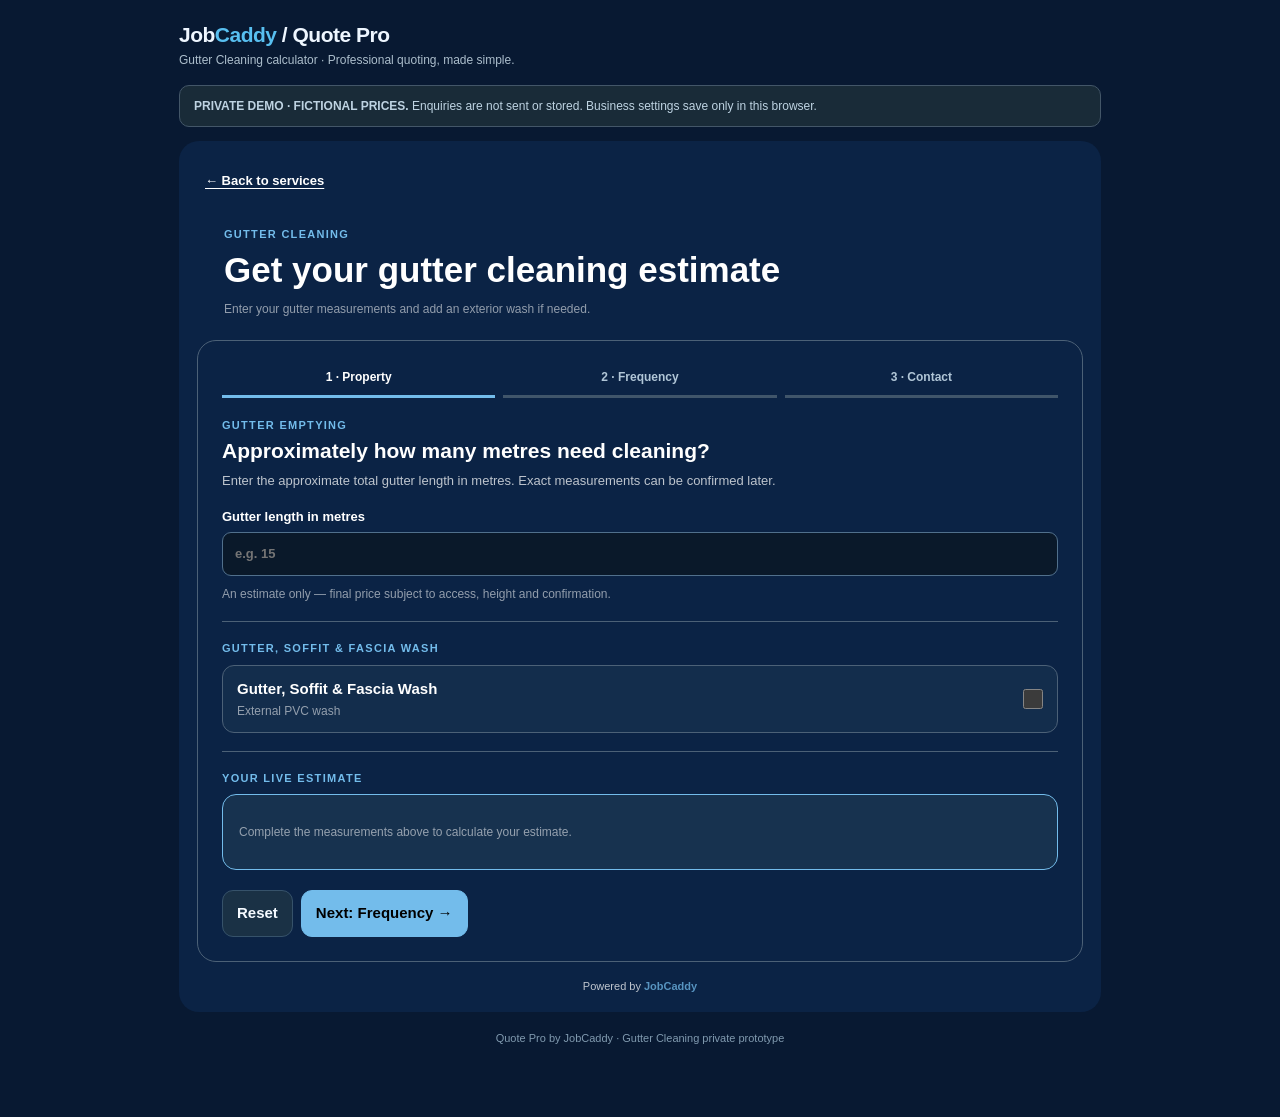
<file: Quote_Pro_Gutter_Cleaning_Calculator.html>
<!doctype html>
<html lang="en"><head><meta charset="utf-8"><meta name="viewport" content="width=device-width,initial-scale=1">
<title>Quote Pro — Gutter Cleaning calculator</title>
<style>
:root{font-family:-apple-system,BlinkMacSystemFont,"Segoe UI",sans-serif;color-scheme:dark}
*{box-sizing:border-box}body{margin:0;background:#071420;color:#eef6ff;font-size:15px;line-height:1.5}
button,input,select,textarea{font:inherit}button{cursor:pointer}
button:focus-visible,input:focus-visible,select:focus-visible,textarea:focus-visible{outline:3px solid #58bff0;outline-offset:2px}
.app{max-width:950px;margin:auto;padding:19px 14px 70px}
header{display:flex;gap:16px;flex-wrap:wrap;justify-content:space-between;align-items:center;margin-bottom:16px}
.brand{font-size:21px;font-weight:850;letter-spacing:-.5px}.brand span{color:#58bff0}
.subbrand{font-size:12px;color:#acbecc}
.tabs{display:flex;gap:8px}.tab,.btn{border:1px solid #36526a;color:#f5faff;background:#1a3145;border-radius:11px;font-weight:750;padding:11px 14px;min-height:44px}
.tab.active,.btn.primary{background:#58bff0;color:#06243c;border-color:#58bff0}
.notice{background:#192b38;border:1px solid #435668;border-radius:10px;color:#bed3e2;padding:11px 14px;font-size:12px;margin-bottom:14px}
[hidden]{display:none!important}
#customer{--c-bg:#09131f;--c-text:#ffffff;--c-card:#1d314c;--c-select:#131d29;--c-outline:#131d29;--c-accent:#73bceb;--c-btn-text:#06243c;background:var(--c-bg);color:var(--c-text);border-radius:20px;padding:18px}
.hero{padding:23px 27px 0;margin-bottom:22px}.eyebrow{color:var(--c-accent);font-size:11px;letter-spacing:1.3px;font-weight:850}
h1{font-size:clamp(28px,4.2vw,35px);line-height:1.15;margin:8px 0 10px}h2{font-size:21px;line-height:1.27;margin:4px 0 7px}h3{font-size:16px;margin:0 0 11px}
.caption{color:#b9cbd9;font-size:13px;margin:0 0 16px}
.panel{padding:clamp(16px,3vw,24px);border:1px solid #34516c;border-radius:19px}
.steps{display:flex;gap:8px;margin-bottom:19px}.step{flex:1;min-width:0;border-bottom:3px solid #40556a;padding:3px 3px 9px;color:#b1c6d7;text-align:center;font-weight:700;font-size:12px}
.step.active{border-color:var(--c-accent);color:var(--c-text)}
.section{padding:18px 0;border-bottom:1px solid #35516b}.section:first-child{padding-top:0}.section:last-child{padding-bottom:0;border:0}
.choices{display:grid;grid-template-columns:repeat(2,minmax(0,1fr));gap:10px}
.house{min-height:76px;padding:14px 12px;border:1px solid var(--c-outline);background:var(--c-select);color:var(--c-text);border-radius:13px;display:flex;align-items:center;justify-content:center;text-align:center;font-weight:800;line-height:1.25}
.house.selected,.frequency.selected{outline:2px solid var(--c-accent);outline-offset:-2px;border-color:var(--c-accent)}
.extra{display:flex;gap:12px;align-items:center;padding:13px 14px;border-radius:12px;margin-top:9px;border:1px solid var(--c-outline);background:var(--c-select);color:var(--c-text);cursor:pointer}
.extra span{flex:1;line-height:1.35}.extra input{appearance:auto;accent-color:var(--c-accent);width:20px;height:20px;flex:0 0 20px;margin:0}
.extra-sizes{padding:14px 13px;margin:-1px 0 11px;background:var(--c-card);border:1px solid var(--c-outline);border-radius:0 0 13px 13px}
.extra-sizes-title{font-size:13px;font-weight:750;margin:0 0 9px}
.extra-sizes .choices{grid-template-columns:repeat(3,minmax(0,1fr));gap:8px}
.extra-size-btn{min-height:45px;padding:10px 6px;border:1px solid var(--c-outline);background:var(--c-select);color:var(--c-text);font-size:13px;font-weight:800;border-radius:9px}
.extra-size-btn.selected{border-color:var(--c-accent);outline:2px solid var(--c-accent);outline-offset:-2px}
.extra-needs-size{margin:10px 0 0;font-size:12px;opacity:.82}
.admin-size-prices{margin-top:13px;padding:12px;border:1px solid #3b5874;border-radius:10px;background:#10283b}
.admin-size-prices h4{margin:0 0 8px;font-size:13px}
.admin-size-row{border-top:1px solid #35536c;padding:10px 0}
.admin-size-row:first-of-type{border-top:0}
.admin-size-row .size-heading{font-weight:780;font-size:13px;margin-bottom:8px}
.admin-size-row .priceline{grid-template-columns:repeat(3,minmax(0,1fr))}
@media(max-width:620px){.admin-size-row .priceline{grid-template-columns:1fr 1fr}.admin-size-row .priceline .type{grid-column:1/-1}}

.frequency{display:block;width:100%;border:1px solid var(--c-outline);background:var(--c-select);color:var(--c-text);border-radius:11px;padding:13px 15px;margin:8px 0;text-align:left;min-height:47px;font-weight:750}
.estimate{background:var(--c-card);border:1px solid var(--c-accent);border-radius:14px;padding:16px}.estimate .amount{font-size:clamp(27px,5vw,38px);font-weight:900;line-height:1.25}
.estimate-head{display:flex;justify-content:space-between;gap:10px;align-items:start}.estimate .fine{font-size:12px;opacity:.8}
.line{display:flex;justify-content:space-between;gap:12px;align-items:start;font-size:13px;padding:6px 0}.line strong{text-align:right;white-space:nowrap}
.item-breakdown{border-top:1px solid #586c82;margin-top:12px;padding-top:7px}
.formgrid{display:grid;grid-template-columns:1fr 1fr;gap:13px}.field{display:block;font-size:13px;font-weight:700}.field.wide{grid-column:1/-1}
.field input,.field textarea,.field select{display:block;width:100%;padding:11px 12px;margin-top:6px;color:#f4faff;background:#0a192a;border:1px solid #51708c;border-radius:9px;min-width:0}
.field textarea{resize:vertical}.req{color:#ffda74}.muted{opacity:.76;font-size:12px}
.nav{display:flex;justify-content:space-between;align-items:center;gap:10px;margin-top:20px;flex-wrap:wrap}.navright{display:flex;gap:8px}
.nav .btn.primary,#customer .btn.primary{background:var(--c-accent);border-color:var(--c-accent);color:var(--c-btn-text)}
.error{color:#ffb3b3;font-size:13px;margin-top:12px}
.review-card{border:1px solid var(--c-outline);background:var(--c-card);padding:15px;border-radius:13px;margin:12px 0}
.review-row{display:grid;grid-template-columns:36% minmax(0,1fr);gap:10px;font-size:13px;padding:5px 0}
.review-row .key{opacity:.76}.review-row span:last-child{white-space:pre-wrap;overflow-wrap:anywhere}
.disclaimer{border-left:3px solid var(--c-accent);padding:10px 12px;font-size:13px;margin:14px 0;white-space:pre-wrap;background:var(--c-card)}
.powered{text-align:center;font-size:11px;opacity:.74;margin:16px auto 0}.powered strong{color:var(--c-accent)}
#admin{border:1px solid #38546a;border-radius:18px;background:#101e2b;padding:20px}
.adminsec{border-bottom:1px solid #304555;padding:16px 0}.adminsec:first-of-type{padding-top:0}.adminsec:last-of-type{border:0}
.adminsec h2{font-size:19px}.adminhelp{font-size:12px;color:#b4c5d4;margin:3px 0 14px}
.settings{display:grid;grid-template-columns:repeat(2,minmax(0,1fr));gap:12px}
.price-row{border:1px solid #3c5368;border-radius:12px;padding:13px;margin:9px 0;background:#172a39}
.price-row .rowtop{display:flex;gap:9px;flex-wrap:wrap;align-items:center;margin-bottom:11px}
.price-row .rowtop .field{flex:1;min-width:155px}.priceline{display:grid;grid-template-columns:minmax(0,1fr) minmax(0,1fr) minmax(0,1fr);gap:9px}
.price-row .field input,.price-row .field select{padding:9px}
.check{display:inline-flex;align-items:center;gap:8px;font-weight:600;font-size:13px}
.check input[type=checkbox]{appearance:auto;width:19px;height:19px;margin:0;flex:0 0 19px;accent-color:#58bff0}
.pickergrid{display:grid;grid-template-columns:repeat(auto-fit,minmax(130px,1fr));gap:12px;margin:10px 0}
.pickergrid label{font-size:12px;color:#cfdeed;font-weight:650}.pickergrid input{display:block;width:100%;height:42px;margin-top:7px;cursor:pointer;border:1px solid #50687c;border-radius:8px;background:#172b3a;padding:4px}
#admin .field{color:#c6d6e3}#admin .field input,#admin .field textarea,#admin .field select{background:#0a1725}
.adminactions{display:flex;gap:10px;flex-wrap:wrap;margin-top:22px}
.linkaction{color:#8fd5f6;text-decoration:none;background:transparent;border:0;padding:6px 0}
.footer{font-size:11px;color:#809aaf;text-align:center;margin-top:18px}
@media(max-width:620px){.app{padding:12px 10px 55px}#customer{padding:12px}.hero{padding:21px 20px 0;margin-bottom:16px}.panel{padding:16px}header{align-items:start}h1{font-size:30px}.formgrid,.settings{grid-template-columns:1fr}.priceline{grid-template-columns:1fr 1fr}.priceline .type{grid-column:1/-1}.review-row{grid-template-columns:1fr;gap:1px}.navright{flex:1;justify-content:flex-end}.step{font-size:11px}}
#adminTab,#customerTab{display:none}body.owner-demo #adminTab,body.owner-demo #customerTab{display:inline-block}
#customer .caption{color:var(--c-secondary)}
#customer .panel,#customer .section{border-color:var(--c-border)}
#customer .estimate{background:var(--c-estimate)}
#customer .btn.primary{background:var(--c-button);border-color:var(--c-button);color:var(--c-button-text)}
#customer .muted{color:var(--c-secondary)}
#customer > .qp-services-link{display:inline-flex;align-items:center;min-height:44px;padding:4px 8px;color:var(--qp-return-colour,currentColor);font-size:13px;font-weight:700;text-decoration:underline;text-underline-offset:3px}
</style><script src="./quote-pro-theme.js"></script><script src="./quote-pro-screen-fades.js?v=2" defer></script></head><body><div class="app">
<header><div><div class="brand">Job<span>Caddy</span> / Quote Pro</div><div class="subbrand">Gutter Cleaning calculator · Professional quoting, made simple.</div></div><div class="tabs"><button type="button" class="tab active" id="customerTab">Customer preview</button><button type="button" class="tab" id="adminTab">Business settings</button></div></header>
<div class="notice"><strong>PRIVATE DEMO · FICTIONAL PRICES.</strong> Enquiries are not sent or stored. Business settings save only in this browser.</div>
<section id="customer">
<a class="qp-services-link" href="./quote-pro-home-v2.html?preview=1&amp;v=service-navigation">← Back to services</a>
<div class="hero"><div class="eyebrow">GUTTER CLEANING</div><h1>Get your gutter cleaning estimate</h1><div class="muted">Enter your gutter measurements and add an exterior wash if needed.</div></div>
<div class="panel">
<div class="steps" id="steps"></div>
<section id="step-property">
<div class="section"><div class="eyebrow">GUTTER EMPTYING</div><h2 id="quantityTitle">How much guttering needs cleaning?</h2>
<p id="quantityHelp" class="caption">Enter the approximate length of guttering. We’ll confirm the final details.</p>
<label class="field" for="gutterQuantity"><span id="quantityLabel">Approximate gutter length (metres)</span><input id="gutterQuantity" type="number" inputmode="decimal" min="1" max="5000" step=".5" placeholder="e.g. 15" autocomplete="off"></label>
<p class="muted" style="margin:9px 0 0">An estimate only — final price subject to access, height and confirmation.</p></div>
<div class="section" id="pairedService"><div class="eyebrow">GUTTER, SOFFIT &amp; FASCIA WASH</div>
<label class="extra"><span><strong>Gutter, Soffit &amp; Fascia Wash</strong><small class="muted" style="display:block;margin-top:3px">External PVC wash</small></span><input id="washSelected" type="checkbox"></label>
<div id="washMeasureWrap" hidden style="margin-top:12px">
<h3 id="washQuantityTitle">How much needs washing?</h3>
<p id="washQuantityHelp" class="caption">Enter the approximate total length requiring washing.</p>
<label class="field" for="washQuantity"><span id="washQuantityLabel">Approximate wash length (metres)</span><input id="washQuantity" type="number" inputmode="decimal" min="1" max="5000" step=".5" placeholder="e.g. 15" autocomplete="off"></label>
</div></div>
<div id="estimate-property" class="section"></div></section>
<section id="step-frequency" hidden><div class="section"><div class="eyebrow">CLEANING FREQUENCY</div><h2>How often would you like your gutters cleaned?</h2><div id="frequencies"></div></div><div id="estimate-frequency" class="section"></div></section>
<section id="step-contact" hidden><div class="section"><div class="eyebrow">YOUR DETAILS</div><h2>How can we contact you?</h2><p class="caption">Please enter your contact details and any access notes so we can review your gutter enquiry.</p>
<form id="contacts" novalidate><div class="formgrid">
<label class="field">Full name <span class="req">*</span><input id="name" autocomplete="name" required placeholder="Your full name"></label>
<label class="field">Mobile number <span id="phoneRequired" class="req">*</span><input id="phone" type="tel" autocomplete="tel" placeholder="Mobile number"></label>
<label class="field">Email address <span id="emailRequired" class="req" hidden>*</span><input id="email" type="email" autocomplete="email" placeholder="you@example.com"></label>
<label class="field wide">Property address <span class="req">*</span><textarea id="address" rows="2" placeholder="Property address"></textarea></label>
<label class="field wide">Additional notes <span class="muted">(optional)</span><textarea id="notes" rows="3" placeholder="e.g. blocked downpipes, hard-to-reach gutters or access restrictions"></textarea></label>
</div></form></div><div id="estimate-contact" class="section"></div></section>
<section id="step-review" hidden><div class="section"><div class="eyebrow">FINAL STEP</div><h2>Review your enquiry</h2><p class="caption">Please check your choices and contact details before submitting.</p><div id="review-details"></div><div id="review-amount"></div><p id="review-disclaimer" class="disclaimer"></p><p class="muted">Private prototype: the button demonstrates submission without sending personal data.</p>
<div class="nav"><button id="reviewEdit" class="btn" type="button">← Edit details</button><button id="submit" class="btn primary" type="button">Submit my enquiry →</button></div></div></section>
<section id="step-done" hidden><div class="section"><div class="eyebrow">DEMO COMPLETE</div><h2>Enquiry preview finished</h2><p>This demonstration has completed. <strong>No personal information has been submitted or stored.</strong></p><button id="restart" class="btn primary" type="button">Start again</button></div></section>
<p class="error" id="error" role="alert" hidden></p>
<div class="nav" id="navigation"><button class="btn" type="button" id="back">← Back</button><div class="navright"><button class="btn" type="button" id="reset">Reset</button><button class="btn primary" type="button" id="next">Continue →</button></div></div>
</div><div class="powered">Powered by <strong>JobCaddy</strong></div></section>
<section id="admin" hidden><a href="./business-settings.html" style="display:inline-block;margin:12px 0 15px;color:#73bceb;font-size:13px;font-weight:750;text-decoration:underline">← Main business dashboard</a>
<div class="eyebrow">QUOTE PRO · GUTTER CLEANING</div><h1>Business settings</h1><p class="adminhelp">Set your prices, branding and customer journey. Click Save settings to apply your changes.</p>
<div class="adminsec"><h2>Shared Quote Pro colour theme</h2>
 <p class="adminhelp">All services now use the same colours as your Quote Pro homepage. Change the palette once in <a style="color:#8dd6fa;font-weight:750" href="./business-settings.html">Main Business Settings → Shared Colour Theme</a>. Your pricing and other settings stay separate for each service.</p></div>
 <div class="adminsec" hidden style="display:none"><h2>Calculator colours</h2><div class="pickergrid"><label>Background<input id="colorBg" type="color"></label><label>Font colour<input id="colorText" type="color"></label><label>Card colour<input id="colorCard" type="color"></label><label>Selector boxes<input id="colorSelector" type="color"></label><label>Selector outlines<input id="colorOutline" type="color"></label><label>Accent colour<input id="colorAccent" type="color"></label>
<label>Page background<input id="colorPage" type="color"></label>
<label>Secondary text<input id="colorSecondary" type="color"></label>
<label>Primary buttons<input id="colorButton" type="color"></label>
<label>Button text<input id="colorButtonText" type="color"></label>
<label>Panel borders<input id="colorBorder" type="color"></label>
<label>Live estimate box<input id="colorEstimate" type="color"></label></div><button class="btn" type="button" id="paletteReset">Restore default colours</button></div>
<div class="adminsec"><h2>Gutter emptying prices</h2>
<p class="adminhelp">Choose how the business prices gutter emptying. Customers see only the chosen measurement, never the unit prices on selection controls.</p>
<label class="field" style="max-width:430px">Pricing method<select id="gutterPricingMethod"><option value="metre">Price per metre</option><option value="side">Price per side of the property</option></select></label>
<div class="price-row" style="margin-top:14px"><h3>Per-metre rates</h3><div class="priceline">
<label class="field type">Pricing<select id="gutterMeterMode"><option value="fixed">Fixed rate</option><option value="range">Rate range</option></select></label>
<label class="field">Price / minimum per metre (£)<input id="gutterMeterLo" type="number" min="0" step=".01"></label>
<label class="field" id="gutterMeterHiWrap">Maximum per metre (£)<input id="gutterMeterHi" type="number" min="0" step=".01"></label>
</div></div>
<div class="price-row"><h3>Per-side rates</h3><div class="priceline">
<label class="field type">Pricing<select id="gutterSideMode"><option value="fixed">Fixed rate</option><option value="range">Rate range</option></select></label>
<label class="field">Price / minimum per side (£)<input id="gutterSideLo" type="number" min="0" step=".01"></label>
<label class="field" id="gutterSideHiWrap">Maximum per side (£)<input id="gutterSideHi" type="number" min="0" step=".01"></label>
</div></div>
<p class="adminhelp">Both sets of rates are saved. Switching methods changes which quantity the customer enters and which rate Quote Pro calculates.</p>
</div>
<div class="adminsec"><h2>Gutter, Soffit &amp; Fascia Wash pricing</h2>
<p class="adminhelp">Price this wash service separately from gutter emptying. Choose per metre or per side, then set a fixed rate or range. If disabled, it is hidden from the customer form.</p>
<label class="check" style="margin-bottom:12px"><input id="washEnabled" type="checkbox"> Offer Gutter, Soffit &amp; Fascia Wash</label>
<label class="field" style="max-width:430px">Pricing method<select id="washPricingMethod"><option value="metre">Price per metre</option><option value="side">Price per side of the property</option></select></label>
<div class="price-row" style="margin-top:14px"><h3>Per-metre wash rates</h3><div class="priceline">
<label class="field type">Pricing<select id="washMeterMode"><option value="fixed">Fixed rate</option><option value="range">Rate range</option></select></label>
<label class="field">Price / minimum per metre (£)<input id="washMeterLo" type="number" min="0" step=".01"></label>
<label class="field" id="washMeterHiWrap">Maximum per metre (£)<input id="washMeterHi" type="number" min="0" step=".01"></label>
</div></div>
<div class="price-row"><h3>Per-side wash rates</h3><div class="priceline">
<label class="field type">Pricing<select id="washSideMode"><option value="fixed">Fixed rate</option><option value="range">Rate range</option></select></label>
<label class="field">Price / minimum per side (£)<input id="washSideLo" type="number" min="0" step=".01"></label>
<label class="field" id="washSideHiWrap">Maximum per side (£)<input id="washSideHi" type="number" min="0" step=".01"></label>
</div></div>
<p class="adminhelp">Both pricing methods are saved, even when you switch between them.</p>
</div>
<div class="adminsec"><h2>Cleaning frequencies</h2><p class="adminhelp">Choose which frequencies to show and optionally apply a percentage increase to each one.</p><div id="admin-frequencies"></div><button type="button" class="linkaction" id="addFrequency">+ Add frequency</button></div>
<div class="adminsec"><h2>Estimate settings</h2><div class="settings">
<label class="field">Minimum charge (£)<input type="number" min="0" step="0.01" id="minimum"></label>
<label class="field">Estimate buffer<select id="bufferMode"><option value="off">Off</option><option value="percent">Percentage ±%</option><option value="amount">Fixed amount ±£</option></select></label>
<label class="field">Buffer value<input type="number" min="0" step=".01" id="bufferValue"></label>
<label class="field">Contact details position<select id="contactPosition"><option value="end">At the end</option><option value="start">At the start</option></select></label>
<label class="field">When to show estimated price<select id="estimateTiming"><option value="live">Live throughout</option><option value="end">Final review only</option></select></label>
<label class="field">Required contact details<select id="contactRule"><option value="mobile">Mobile required; email optional</option><option value="email">Email required; mobile optional</option><option value="both">Both mobile and email required</option></select></label>
</div><p class="adminhelp">This estimate assumes gutters can be reached safely. Height, access and condition may affect the final quote. A buffer creates a natural range for possible differences in the work described. For example, £25 ±10% is displayed as £22–£28 (rounded outward to whole pounds). It is not an additional charge. Your minimum charge is respected.</p>
<label class="check"><input id="showBreakdown" type="checkbox"> Show itemised prices in live estimate and quote summary</label>
<p class="adminhelp">When off, customers see only the total estimate, never individual prices. Property and extra selection buttons never show individual prices.</p>
<label class="check"><input id="showDisclaimer" type="checkbox"> Show final estimate disclaimer</label>
<label class="field" style="margin-top:10px">Disclaimer wording<textarea id="disclaimerText" rows="2"></textarea></label>
</div>
<div class="adminactions"><button id="save" type="button" class="btn primary">Save settings</button><button id="preview" type="button" class="btn">Preview calculator</button></div><p class="adminhelp" role="status" id="admin-message"></p></section>
<div class="footer">Quote Pro by JobCaddy · Gutter Cleaning private prototype</div>
</div>
<script>
(function(){
"use strict";
var $=id=>document.getElementById(id);
var defaults={
 colors:{bg:"#09131f",text:"#ffffff",card:"#1d314c",selector:"#131d29",outline:"#131d29",accent:"#73bceb",page:"#071420",secondary:"#b9cbd9",button:"#73bceb",buttontext:"#06243c",border:"#34516c",estimate:"#1d314c"},
 gutterPricingMethod:"metre",gutterRates:{metre:{mode:"range",lo:3,hi:4},side:{mode:"fixed",lo:25,hi:25}},
 washEnabled:true,washPricingMethod:"metre",washRates:{metre:{mode:"range",lo:5,hi:7},side:{mode:"range",lo:35,hi:50}},
 frequencies:[{id:"once",name:"One-off clean",on:true,inc:false,pct:0},
 {id:"6m",name:"Every 6 months",on:true,inc:false,pct:0},
 {id:"12m",name:"Every 12 months",on:true,inc:false,pct:0}],
 minimum:30,bufferMode:"off",bufferValue:10,contactPosition:"end",estimateTiming:"live",contactRule:"mobile",
 showBreakdown:false,showDisclaimer:true,disclaimerText:"This is a provisional gutter cleaning estimate. Final price depends on safe access, gutter height, condition and confirmation by the service provider."
};
var clone=obj=>JSON.parse(JSON.stringify(obj));
var config=clone(defaults);
try{var saved=JSON.parse(localStorage.getItem("quotepro-gutter-cleaning-v1")||"null");if(saved&&typeof saved==="object"){
  config=Object.assign(clone(defaults),saved);
  // Keep the paired wash preference from older saved settings.
  if(!("washEnabled" in saved))config.washEnabled=(Array.isArray(saved.extras)?saved.extras:[]).find(x=>x.id==="exterior")?.on!==false;
 }}catch(e){}

var state={step:"property",quantity:null,washSelected:false,washQuantity:null,frequency:null};
var esc=value=>String(value==null?"":value).replace(/[&<>"']/g,ch=>({"&":"&amp;","<":"&lt;",">":"&gt;",'"':"&quot;","'":"&#39;"}[ch]));
var money=value=>"£"+Number(value).toFixed(2);
function order(){return config.contactPosition==="start"?["contact","property","frequency"]:["property","frequency","contact"]}
function label(step){return ({property:"Property",frequency:"Frequency",contact:"Contact"})[step]}
function color(hex){return /^#[0-9a-f]{6}$/i.test(hex||"")?hex:"#58bff0"}
function applyTheme(){
 var customer=$("customer"),cs={...defaults.colors,...(config.colors||{})};
 for(var pair of [["bg","--c-bg"],["text","--c-text"],["card","--c-card"],["selector","--c-select"],["outline","--c-outline"],["accent","--c-accent"],["secondary","--c-secondary"],["button","--c-button"],["buttontext","--c-button-text"],["border","--c-border"],["estimate","--c-estimate"]])
  customer.style.setProperty(pair[1],color(cs[pair[0]]));
 document.body.style.background=color(cs.page||defaults.colors.page);
 var hex=color(cs.accent).slice(1),rgb=[0,2,4].map(i=>parseInt(hex.substring(i,i+2),16)/255).map(v=>v<=.04045?v/12.92:Math.pow((v+.055)/1.055,2.4));
 customer.style.setProperty("--c-btn-text",(.2126*rgb[0]+.7152*rgb[1]+.0722*rgb[2])>.179?"#051b2a":"#ffffff");
 window.QuoteProTheme?.applyCalculator(customer,"standard");
}
function amountValid(v,method){
 var qty=Number(v);
 return v!==null&&v!==""&&Number.isFinite(qty)&&qty>=1&&qty<=(method==="side"?20:5000)&&(method!=="side"||Number.isInteger(qty));
}
function calc(){
 var method=config.gutterPricingMethod==="side"?"side":"metre";
 var rates=config.gutterRates?.[method]||defaults.gutterRates[method];
 var qty=Number(state.quantity)||0;
 var validQty=amountValid(state.quantity,method);
 var unit=method==="metre"?"m":"side"+(qty===1?"":"s");
 var base=validQty?{name:"Gutter emptying · "+qty+" "+unit,mode:rates.mode,lo:qty*Number(rates.lo),hi:qty*Number(rates.mode==="range"?rates.hi:rates.lo)}:null;
 var washActive=!!config.washEnabled&&state.washSelected;
 var washMethod=config.washPricingMethod==="side"?"side":"metre";
 var washQty=Number(state.washQuantity)||0;
 var validWashQty=!washActive||amountValid(state.washQuantity,washMethod);
 var washRates=config.washRates?.[washMethod]||defaults.washRates[washMethod];
 var washUnit=washMethod==="metre"?"m":"side"+(washQty===1?"":"s");
 var wash=washActive&&validWashQty?{name:"Gutter, Soffit & Fascia Wash · "+washQty+" "+washUnit,mode:washRates.mode,lo:washQty*Number(washRates.lo),hi:washQty*Number(washRates.mode==="range"?washRates.hi:washRates.lo)}:null;
 var items=[...(base?[base]:[]),...(wash?[wash]:[])],freq=config.frequencies.find(x=>x.id===state.frequency&&x.on);
 var multiplier=freq&&freq.inc?1+Number(freq.pct)/100:1;
 var lo=items.reduce((a,x)=>a+Number(x.lo),0)*multiplier;
 var hi=items.reduce((a,x)=>a+Number(x.mode==="range"?x.hi:x.lo),0)*multiplier;
 var minimum=Number(config.minimum)||0;
 var buffer=config.bufferMode!=="off"&&items.length>0,val=Number(config.bufferValue)||0;
 var lowBuffer=buffer?(config.bufferMode==="amount"?val:lo*val/100):0;
 var highBuffer=buffer?(config.bufferMode==="amount"?val:hi*val/100):0;
 return {items,lo:items.length?Math.max(minimum,buffer?Math.floor(lo-lowBuffer):lo):0,
 hi:items.length?Math.max(minimum,buffer?Math.ceil(hi+highBuffer):hi):0,buffer,multiplier,freq,validQty,qty,method,washActive,washMethod,washQty,validWashQty};
}
function formatted(v){return config.bufferMode!=="off"?"£"+Math.round(v):money(v)}
function range(lo,hi){return Math.abs(lo-hi)<.005?formatted(lo):formatted(lo)+"–"+formatted(hi)}
function quoteMarkup(){
 var p=calc();if(!p.validQty)return '<p class="muted">Enter the amount of guttering to calculate your estimate.</p>';
 if(!p.validWashQty)return '<p class="muted">Enter the wash measurement to calculate the combined estimate.</p>';
 var parts=p.items.map(x=>{
 var lo=Number(x.lo)*p.multiplier,hi=Number(x.mode==="range"?x.hi:x.lo)*p.multiplier;
 return '<div class="line"><span>'+esc(x.name)+'</span><strong>'+money(lo)+(hi-lo>.005?'–'+money(hi):'')+'</strong></div>';
 }).join("");
 return '<div class="estimate"><div class="estimate-head"><div><div class="fine">YOUR ESTIMATED PRICE</div><div class="amount">'+range(p.lo,p.hi)+'</div></div><div class="fine">'+esc(p.freq?.name||"")+'</div></div>'+
 (config.showBreakdown?'<div class="item-breakdown">'+parts+'</div>':"")+
 (p.buffer?'<p class="fine" style="margin:9px 0 0">This is an estimated range. Final price subject to confirmation.</p>':"")+'</div>';
}
function render(){
 applyTheme();var steps=order(),current=state.step;
 $("steps").innerHTML=steps.map((s,i)=>'<div class="step '+(s===current?"active":"")+'">'+(i+1)+' · '+label(s)+'</div>').join("");
 for(var s of ["property","frequency","contact","review","done"])$("step-"+s).hidden=s!==current;
 $("steps").hidden=current==="review"||current==="done";$("navigation").hidden=current==="review"||current==="done";
 if(["review","done"].includes(current))return;
 $("back").hidden=steps.indexOf(current)===0;
 $("next").textContent=steps.indexOf(current)===steps.length-1?"Review my quote →":"Next: "+label(steps[steps.indexOf(current)+1])+" →";
 var side=config.gutterPricingMethod==="side";
 $("quantityTitle").textContent=side?"How many sides need gutter emptying?":"Approximately how many metres need cleaning?";
 $("quantityLabel").textContent=side?"Number of property sides":"Gutter length in metres";
 $("quantityHelp").textContent=side?"Count each side of your property requiring gutter emptying (for example, front and rear = 2 sides).":"Enter the approximate total gutter length in metres. Exact measurements can be confirmed later.";
 $("gutterQuantity").step=side?"1":"0.5";
 $("gutterQuantity").max=side?"20":"5000";
 $("gutterQuantity").placeholder=side?"e.g. 2":"e.g. 15";
 $("gutterQuantity").value=state.quantity==null?"":state.quantity;
 var showWash=!!config.washEnabled,washSide=config.washPricingMethod==="side";
 $("pairedService").hidden=!showWash;
 $("washSelected").checked=showWash&&state.washSelected;
 $("washMeasureWrap").hidden=!showWash||!state.washSelected;
 $("washQuantityTitle").textContent=washSide?"How many sides need washing?":"How many metres need washing?";
 $("washQuantityLabel").textContent=washSide?"Number of sides to wash":"Approximate length to wash (metres)";
 $("washQuantityHelp").textContent=washSide?"Enter the number of property sides requiring a gutter, soffit and fascia wash.":"Enter the approximate total length of guttering, soffits and fascias to be washed.";
 $("washQuantity").step=washSide?"1":"0.5";
 $("washQuantity").max=washSide?"20":"5000";
 $("washQuantity").placeholder=washSide?"e.g. 2":"e.g. 15";
 $("washQuantity").value=state.washQuantity==null?"":state.washQuantity;
 $("frequencies").innerHTML=config.frequencies.filter(x=>x.on).map(x=>'<button type="button" class="frequency '+(state.frequency===x.id?"selected":"")+'" data-frequency="'+esc(x.id)+'">'+esc(x.name)+'</button>').join("");
 $("phoneRequired").hidden=config.contactRule==="email";$("emailRequired").hidden=config.contactRule==="mobile";
 var show=config.estimateTiming==="live";
 for(var step of ["property","frequency","contact"]){
  $("estimate-"+step).hidden=!show;
  if(show)$("estimate-"+step).innerHTML='<div class="eyebrow" style="margin-bottom:8px">YOUR LIVE ESTIMATE</div>'+(calc().validQty&&calc().validWashQty?quoteMarkup():'<div class="estimate"><p class="muted">Complete the measurements above to calculate your estimate.</p></div>');
 }
 $("error").hidden=true;
}
function error(message){$("error").textContent=message;$("error").hidden=false;$("error").scrollIntoView({block:"nearest"})}
function validateContact(){
 var name=$("name").value.trim(),phone=$("phone").value.trim(),email=$("email").value.trim();
 if(!name)return "Please enter your full name.";
 if(!$("address").value.trim())return "Please enter your property address.";
 if(["mobile","both"].includes(config.contactRule)&&!phone)return "Please enter your mobile number.";
 if(["email","both"].includes(config.contactRule)&&!email)return "Please enter your email address.";
 if(email&&!/^[^\s@]+@[^\s@]+\.[^\s@]+$/.test(email))return "Please enter a valid email address.";
 if(phone&&!/^[+\d\s()\-]{7,25}$/.test(phone))return "Please enter a valid mobile number.";
 return null;
}
function next(){
 var s=state.step;
 if(s==="property"&&!calc().validQty)return error(config.gutterPricingMethod==="side"?"Please enter a whole number of sides (1–20).":"Please enter a gutter length in metres (minimum 1).");
 if(s==="property"&&!calc().validWashQty)return error(config.washPricingMethod==="side"?"Please enter a whole number of sides to wash (1–20).":"Please enter a length in metres for Gutter, Soffit & Fascia Wash.");
 
 if(s==="frequency"&&!state.frequency)return error("Please select a cleaning frequency.");
 if(s==="contact"){var invalid=validateContact();if(invalid)return error(invalid)}
 var steps=order(),i=steps.indexOf(s);
 if(i===steps.length-1){state.step="review";renderReview()}else{state.step=steps[i+1];render();$("customer").scrollIntoView({block:"start"})}
}
function summaryRow(key,value){return '<div class="review-row"><span class="key">'+esc(key)+'</span><span>'+esc(value||"—")+'</span></div>'}
function renderReview(){
 render();var p=calc();
 $("review-details").innerHTML='<div class="review-card"><h3>Your contact details</h3>'+
 summaryRow("Full name",$("name").value.trim())+summaryRow("Mobile",$("phone").value.trim())+summaryRow("Email",$("email").value.trim())+summaryRow("Address",$("address").value.trim())+summaryRow("Notes",$("notes").value.trim())+'</div>'+
 '<div class="review-card"><h3>Your selections</h3>'+summaryRow("Pricing method",p.method==="side"?"Per side":"Per metre")+summaryRow("Gutter quantity",p.qty+" "+(p.method==="side"?"sides":"metres"))+summaryRow("Included service","Gutter emptying")+
 (p.washActive?summaryRow("Gutter, Soffit & Fascia Wash",p.washQty+" "+(p.washMethod==="side"?"sides":"metres")):summaryRow("Gutter, Soffit & Fascia Wash","Not selected"))+
 summaryRow("Cleaning frequency",p.freq?.name||"—")+'</div>';
 $("review-amount").innerHTML=quoteMarkup();
 $("review-disclaimer").textContent=config.disclaimerText||defaults.disclaimerText;
 $("review-disclaimer").hidden=!config.showDisclaimer;
 $("customer").scrollIntoView({block:"start"});
}
$("gutterQuantity").addEventListener("input",e=>{state.quantity=e.target.value===""?null:Number(e.target.value);render()});
$("washSelected").addEventListener("change",e=>{state.washSelected=e.target.checked;if(!e.target.checked)state.washQuantity=null;render()});
$("washQuantity").addEventListener("input",e=>{state.washQuantity=e.target.value===""?null:Number(e.target.value);render()});
$("frequencies").addEventListener("click",e=>{var b=e.target.closest("[data-frequency]");if(b){state.frequency=b.dataset.frequency;render()}});
$("next").onclick=next;$("back").onclick=()=>{var steps=order(),i=steps.indexOf(state.step);if(i>0){state.step=steps[i-1];render();$("customer").scrollIntoView({block:"start"})}};
function reset(){if(!confirm("Reset all customer choices?"))return;state={step:order()[0],quantity:null,washSelected:false,washQuantity:null,frequency:null};$("contacts").reset();render()}
$("reset").onclick=reset;$("restart").onclick=reset;
$("reviewEdit").onclick=()=>{state.step=order()[order().length-1];render();$("customer").scrollIntoView({block:"start"})};
$("submit").onclick=()=>{state.step="done";render();$("customer").scrollIntoView({block:"start"})};
function showAdmin(isAdmin){
 $("admin").hidden=!isAdmin;$("customer").hidden=isAdmin;
 $("adminTab").classList.toggle("active",isAdmin);$("customerTab").classList.toggle("active",!isAdmin);
 if(isAdmin)renderAdmin();else{state.step=order()[0];render()}
 window.scrollTo(0,0);
}
$("adminTab").onclick=()=>showAdmin(true);$("customerTab").onclick=()=>showAdmin(false);$("preview").onclick=()=>showAdmin(false);
function frequencyRow(item){
 return '<div class="price-row" data-id="'+esc(item.id)+'"><div class="rowtop"><label class="field">Name<input data-name value="'+esc(item.name)+'"></label><label class="check"><input data-on type="checkbox" '+(item.on?"checked":"")+'> Show</label><button type="button" class="btn" data-remove style="padding:7px 9px;min-height:36px">Delete</button></div>'+
  '<div class="priceline"><label class="check"><input type="checkbox" data-inc '+(item.inc?"checked":"")+'> Increase frequency price</label><label class="field">Increase (%)<input data-pct type="number" min="0" max="500" step=".1" value="'+esc(item.pct||0)+'" '+(!item.inc?"disabled":"")+'></label></div></div>';
}
function renderAdmin(){
 var cs=config.colors||defaults.colors;
 for(var key of ["Bg","Text","Card","Selector","Outline","Accent","Page","Secondary","Button","ButtonText","Border","Estimate"])$("color"+key).value=cs[key.toLowerCase()]||defaults.colors[key.toLowerCase()];
 $("admin-frequencies").innerHTML=config.frequencies.map(frequencyRow).join("");
 $("gutterPricingMethod").value=config.gutterPricingMethod||"metre";
 $("washEnabled").checked=!!config.washEnabled;
 $("washPricingMethod").value=config.washPricingMethod||"metre";
 for(var service of ["gutter","wash"]){
  var key=service==="gutter"?"gutterRates":"washRates";
  for(var type of ["Meter","Side"]){var method=type==="Meter"?"metre":"side",rate=config[key]?.[method]||defaults[key][method];
   $(service+type+"Mode").value=rate.mode;
   $(service+type+"Lo").value=rate.lo;
   $(service+type+"Hi").value=rate.hi;
   $(service+type+"HiWrap").hidden=rate.mode!=="range";
  }
 }
 for(var key of ["minimum","bufferMode","bufferValue","contactPosition","estimateTiming","contactRule"])$(key).value=config[key];
 $("showBreakdown").checked=!!config.showBreakdown;$("showDisclaimer").checked=!!config.showDisclaimer;
 $("disclaimerText").value=config.disclaimerText;
 $("admin-message").textContent="";
}
$("paletteReset").onclick=()=>{for(var k of ["bg","text","card","selector","outline","accent","page","secondary","button","buttontext","border","estimate"])$("color"+(k==="buttontext"?"ButtonText":k[0].toUpperCase()+k.slice(1))).value=defaults.colors[k]};
$("addFrequency").onclick=()=>{
 var item={id:"f"+Date.now(),name:"",on:true,inc:false,pct:0};
 $("admin-frequencies").insertAdjacentHTML("beforeend",frequencyRow(item));
};
$("admin").addEventListener("click",e=>{var b=e.target.closest("[data-remove]");if(b)b.closest(".price-row").remove()});
for(var service of ["gutter","wash"])for(var type of ["Meter","Side"])$(service+type+"Mode").addEventListener("change",e=>{$(service+type+"HiWrap").hidden=e.target.value!=="range"});
$("admin").addEventListener("change",e=>{
 var row=e.target.closest(".price-row");if(!row)return;
 if(e.target.matches("[data-inc]"))row.querySelector("[data-pct]").disabled=!e.target.checked;
});
function readFrequencies(){
 var rows=[...$("admin-frequencies").querySelectorAll(".price-row")],result=[],names=new Set();
 for(var row of rows){
  var name=row.querySelector("[data-name]").value.trim();
  if(!name)throw Error("Give each frequency a name, or delete the empty row.");
  if(names.has(name.toLowerCase()))throw Error("Duplicate frequency name: "+name);
  names.add(name.toLowerCase());
  var inc=row.querySelector("[data-inc]").checked;
  var pct=Number(row.querySelector("[data-pct]").value);
  if(inc&&(!Number.isFinite(pct)||pct<0||pct>500))throw Error("Invalid frequency increase for "+name);
  result.push({id:row.dataset.id,name,on:row.querySelector("[data-on]").checked,inc,pct});
 }
 return result;
}
function readServiceRates(service){
 return Object.fromEntries(["Meter","Side"].map(type=>{
  var key=type==="Meter"?"metre":"side",mode=$(service+type+"Mode").value;
  var loText=$(service+type+"Lo").value.trim(),hiText=$(service+type+"Hi").value.trim();
  var lo=Number(loText),hi=mode==="range"?Number(hiText):lo;
  if(loText===""||!Number.isFinite(lo)||lo<0)throw Error("Enter a valid "+service+" price per "+key+".");
  if(mode==="range"&&(hiText===""||!Number.isFinite(hi)||hi<lo))throw Error("Enter a valid "+service+" maximum price per "+key+".");
  return [key,{mode,lo,hi}];
 }));
}
$("save").onclick=()=>{
 try{
 var p={
 colors:Object.fromEntries(["Bg","Text","Card","Selector","Outline","Accent","Page","Secondary","Button","ButtonText","Border","Estimate"].map(k=>[k.toLowerCase(),$("color"+k).value])),
 gutterPricingMethod:$("gutterPricingMethod").value,
 washEnabled:$("washEnabled").checked,
 washPricingMethod:$("washPricingMethod").value,
 gutterRates:readServiceRates("gutter"),
 washRates:readServiceRates("wash"),
 frequencies:readFrequencies(),
 minimum:Number($("minimum").value),bufferMode:$("bufferMode").value,bufferValue:Number($("bufferValue").value),
 contactPosition:$("contactPosition").value,estimateTiming:$("estimateTiming").value,contactRule:$("contactRule").value,
 showBreakdown:$("showBreakdown").checked,showDisclaimer:$("showDisclaimer").checked,disclaimerText:$("disclaimerText").value.trim().slice(0,500)
 };
 if(!p.frequencies.some(x=>x.on))throw Error("Enable at least one cleaning frequency.");
 if(!Number.isFinite(p.minimum)||p.minimum<0)throw Error("Enter a valid minimum charge.");
 if(!Number.isFinite(p.bufferValue)||p.bufferValue<0||(p.bufferMode==="percent"&&p.bufferValue>100))throw Error("Enter a valid buffer (0–100% for percentages).");
 config=p;state={step:order()[0],quantity:null,washSelected:false,washQuantity:null,frequency:null};$("contacts").reset();applyTheme();
 try{localStorage.setItem("quotepro-gutter-cleaning-v1",JSON.stringify(config));$("admin-message").textContent="Settings saved in this browser. Select Preview calculator to review."}
 catch(e){$("admin-message").textContent="Settings applied for this session; local storage is unavailable."}
 }catch(e){$("admin-message").textContent=e.message}
};
state.step=order()[0];render();
if(new URLSearchParams(location.search).get("admin")==="1"){
 document.body.classList.add("owner-demo");showAdmin(true);
}
})();
</script></body></html>
</file>
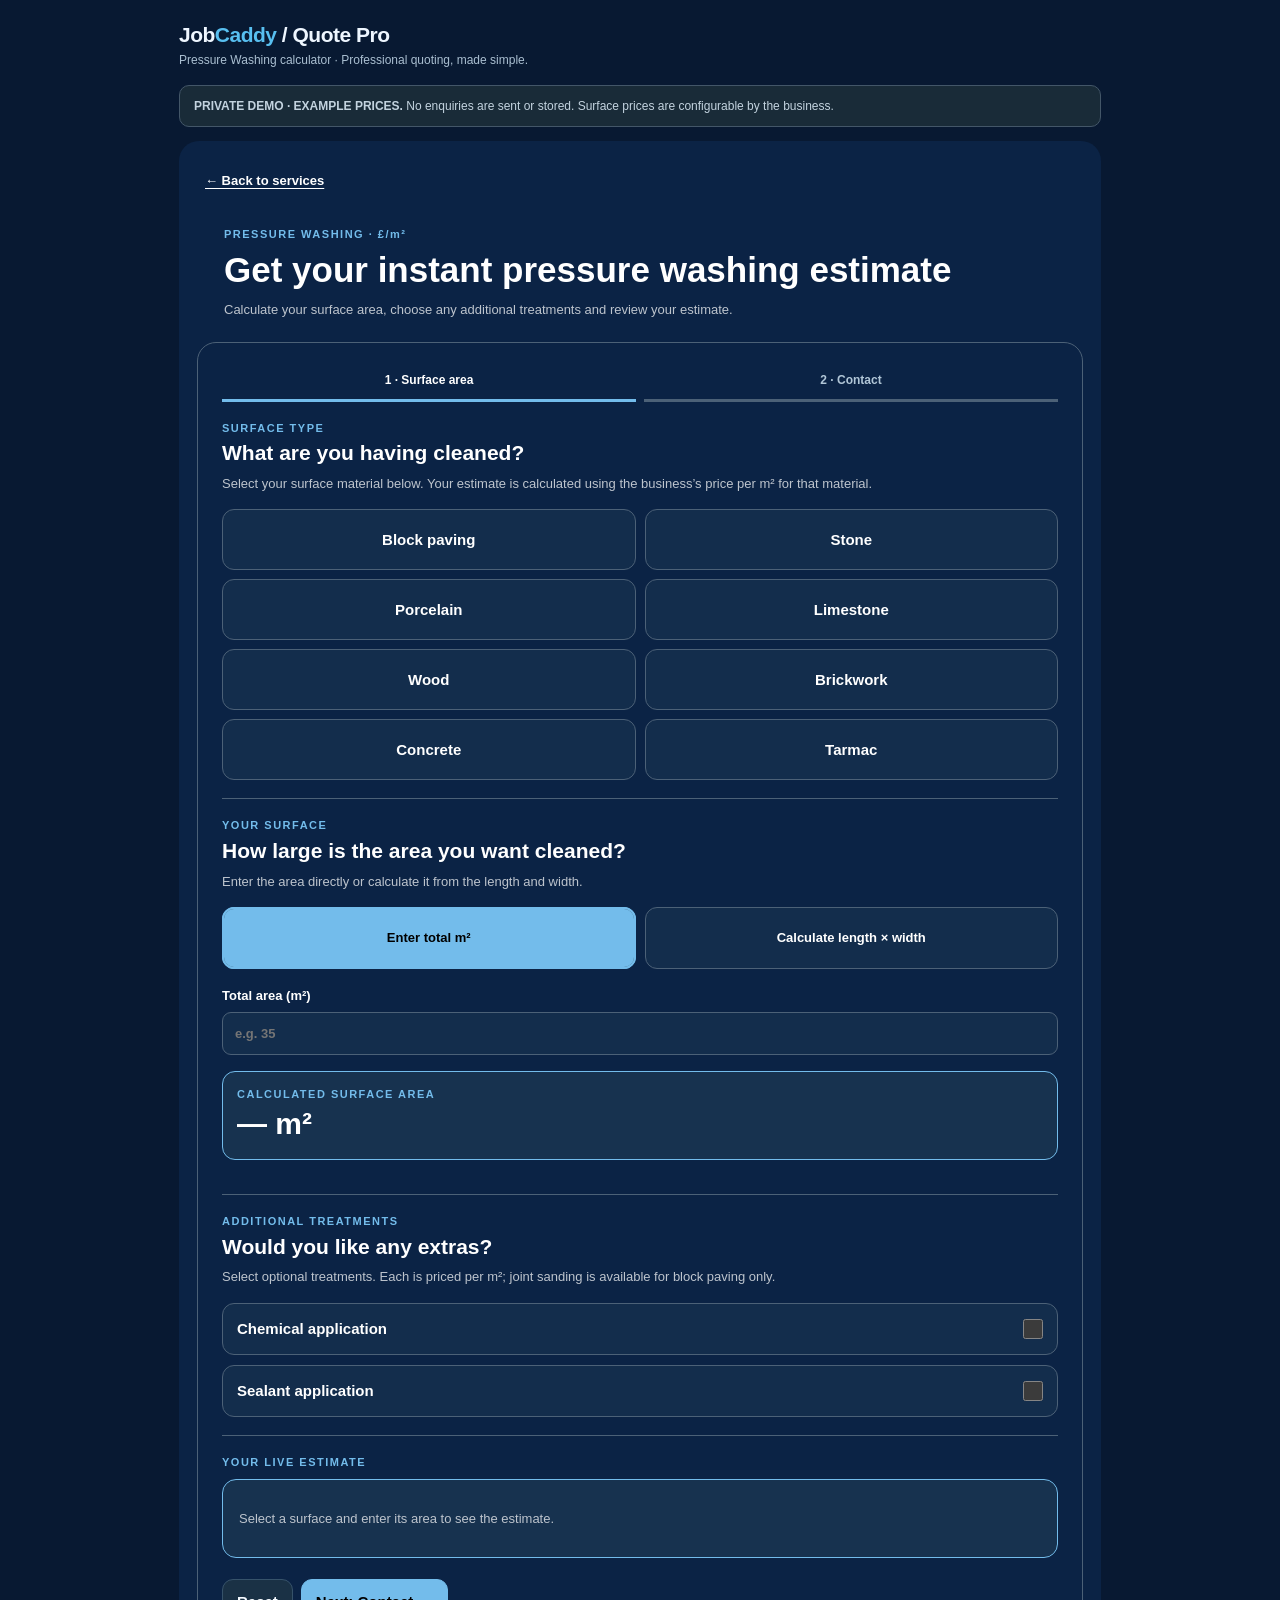
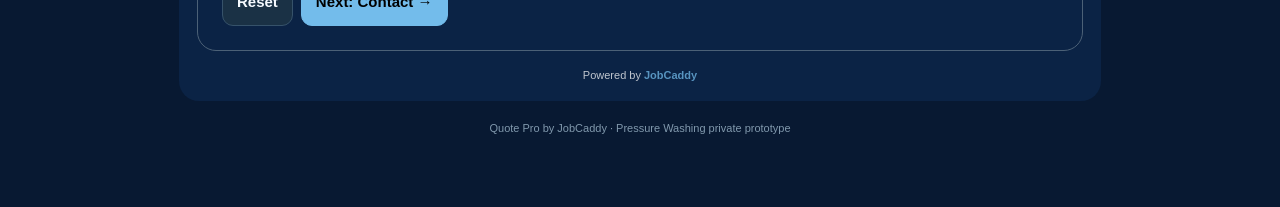
<file: Quote_Pro_Pressure_Washing_Calculator.html>
<!doctype html><html lang="en"><head><meta charset="utf-8"><meta name="viewport" content="width=device-width,initial-scale=1"><title>Quote Pro — Pressure Washing</title><meta http-equiv="refresh" content="1;url=./Quote_Pro_Pressure_Washing_v2.html"><style>body{margin:0;background:#071420;color:#fff;font:16px -apple-system,BlinkMacSystemFont,"Segoe UI",sans-serif;text-align:center;padding:50px 15px}a{color:#73bceb}</style><script>location.replace("./Quote_Pro_Pressure_Washing_v2.html"+location.search+location.hash)</script></head><body><h1>Pressure Washing · Quote Pro</h1><p>Opening the updated calculator…</p><a href="./Quote_Pro_Pressure_Washing_v2.html">Open the latest Pressure Washing calculator</a></body></html>
</file>
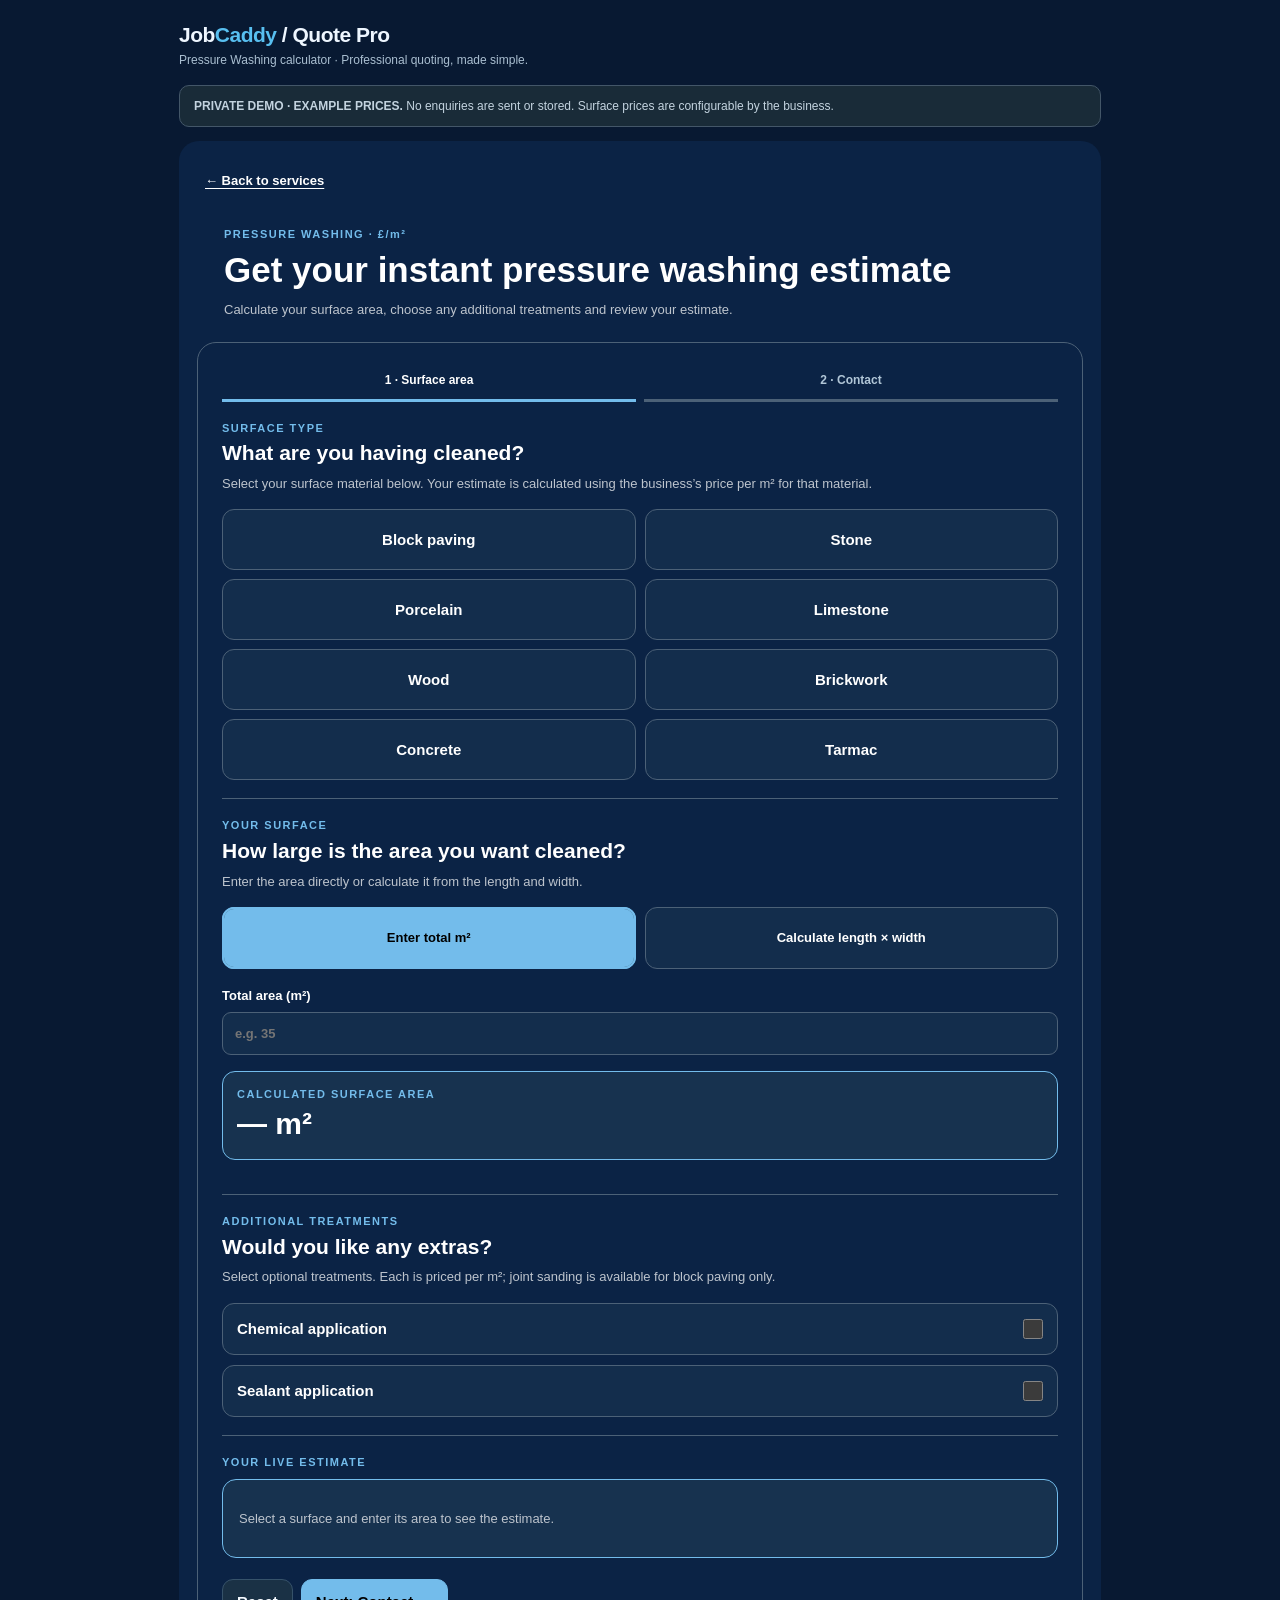
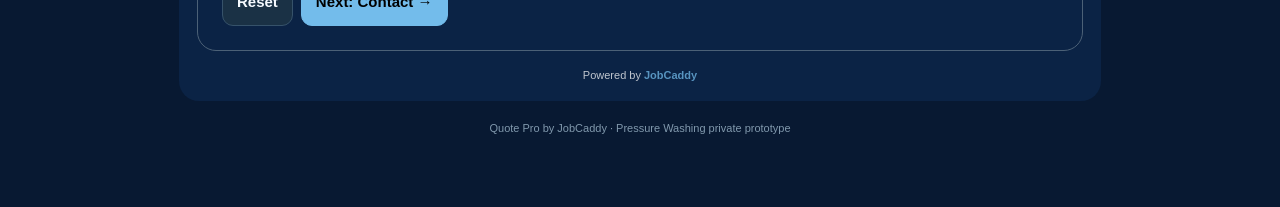
<file: Quote_Pro_Pressure_Washing_v2.html>
<!doctype html>
<html lang="en"><head><meta charset="utf-8"><meta name="viewport" content="width=device-width,initial-scale=1">
<title>Quote Pro — Pressure Washing calculator</title>
<style>
:root{color-scheme:dark;font-family:-apple-system,BlinkMacSystemFont,"Segoe UI",sans-serif}
*{box-sizing:border-box}body{margin:0;background:#071420;color:#eef6ff;font-size:15px;line-height:1.5}
button,input,select,textarea{font:inherit}button{cursor:pointer}
button:focus-visible,input:focus-visible,select:focus-visible,textarea:focus-visible{outline:3px solid #58bff0;outline-offset:2px}
[hidden]{display:none!important}
.app{max-width:950px;margin:auto;padding:19px 14px 70px}
header{display:flex;flex-wrap:wrap;align-items:center;justify-content:space-between;gap:14px;margin-bottom:16px}
.brand{font-size:21px;font-weight:850;letter-spacing:-.5px}.brand span{color:#58bff0}
.subbrand{color:#aabfd1;font-size:12px}
.tabs{display:flex;gap:8px}
.tab,.btn{border:1px solid #36526a;color:#f5faff;background:#1a3145;border-radius:11px;font-weight:750;padding:11px 14px;min-height:44px}
.tab.active,.btn.primary{background:#58bff0;color:#06243c;border-color:#58bff0}
.notice{border-radius:10px;border:1px solid #435668;background:#192b38;color:#c3d3df;padding:11px 14px;margin-bottom:14px;font-size:12px}
#customer{--bg:#09131f;--text:#ffffff;--card:#1d314c;--select:#131d29;--outline:#314d68;--accent:#73bceb;--button-text:#06243c;background:var(--bg);color:var(--text);border-radius:20px;padding:18px}
.hero{padding:23px 27px 0;margin-bottom:22px}
.eyebrow{color:var(--accent);font-size:11px;letter-spacing:1.5px;font-weight:850}
h1{font-size:clamp(28px,4.2vw,35px);line-height:1.15;margin:8px 0 10px}h2{font-size:21px;line-height:1.27;margin:4px 0 7px}h3{font-size:16px;margin:0 0 11px}
.muted{font-size:13px;opacity:.77}.caption{font-size:13px;color:#b9cbd9;margin:2px 0 16px}
.panel{padding:clamp(16px,3vw,24px);border:1px solid #34516c;border-radius:19px}
.steps{display:flex;gap:8px;margin-bottom:18px}.step{flex:1;border-bottom:3px solid #40556a;padding:4px 3px 10px;color:#b1c6d7;text-align:center;font-size:12px;font-weight:700}.step.active{border-color:var(--accent);color:var(--text)}
.section{padding:18px 0;border-bottom:1px solid #35516b}.section:first-child{padding-top:0}.section:last-child{padding-bottom:0;border:0}
.method-row{display:grid;grid-template-columns:1fr 1fr;gap:9px;margin:12px 0 17px}
.method{padding:14px 10px;min-height:62px;border-radius:12px;border:1px solid var(--outline);background:var(--select);color:var(--text);font-size:13px;font-weight:800}
.method.selected{outline:2px solid var(--accent);outline-offset:-2px;border-color:var(--accent)}
.formgrid{display:grid;grid-template-columns:1fr 1fr;gap:13px}.field{display:block;font-size:13px;font-weight:700}.field.wide{grid-column:1/-1}
.field input,.field textarea,.field select{width:100%;display:block;margin-top:6px;background:#0a192a;color:#f4faff;border:1px solid #51708c;border-radius:9px;min-width:0;padding:11px 12px}
.field textarea{resize:vertical}
#customer .field input{border-color:var(--outline);background:var(--select);color:var(--text)}
.calc-area{margin:16px 0;padding:14px;border-radius:13px;background:var(--card);border:1px solid var(--accent)}
.calc-area .area-amount{font-size:30px;font-weight:900;line-height:1.15;margin:4px 0}
.extra{display:flex;gap:12px;align-items:center;padding:15px 14px;border-radius:12px;margin-top:10px;border:1px solid var(--outline);background:var(--select);color:var(--text);cursor:pointer}
.extra span{flex:1;line-height:1.35;font-weight:700}
.extra input{appearance:auto;width:20px;height:20px;flex:0 0 20px;margin:0;accent-color:var(--accent)}
.estimate{background:var(--card);border:1px solid var(--accent);border-radius:14px;padding:16px}
.estimate-top{display:flex;align-items:start;justify-content:space-between;gap:12px}.estimate .amount{font-size:clamp(26px,5vw,38px);font-weight:900;line-height:1.25}.estimate .fine{font-size:12px;opacity:.8}
.breakdown{border-top:1px solid #546980;margin-top:12px;padding-top:7px}
.line{display:flex;justify-content:space-between;align-items:start;gap:12px;font-size:13px;padding:6px 0}.line strong{text-align:right;white-space:nowrap}
.review-card{border:1px solid var(--outline);background:var(--card);padding:15px;border-radius:13px;margin:12px 0}
.review-row{display:grid;grid-template-columns:36% minmax(0,1fr);gap:10px;padding:5px 0;font-size:13px}
.review-row .key{opacity:.76}.review-row span:last-child{white-space:pre-wrap;overflow-wrap:anywhere}
.disclaimer{border-left:3px solid var(--accent);background:var(--card);padding:10px 12px;font-size:13px;white-space:pre-wrap}
.nav{display:flex;justify-content:space-between;align-items:center;gap:10px;margin-top:21px;flex-wrap:wrap}
.nav-right{display:flex;gap:8px}.nav .btn.primary,#customer .btn.primary{background:var(--accent);color:var(--button-text);border-color:var(--accent)}
.error{color:#ffbdbd;margin:12px 0;font-size:13px}
.powered{text-align:center;font-size:11px;opacity:.74;margin:16px auto 0}.powered strong{color:var(--accent)}
#admin{background:#101e2b;border-radius:18px;border:1px solid #38546a;padding:20px}
.adminsec{padding:17px 0;border-bottom:1px solid #304555}.adminsec:last-of-type{border-bottom:0}
.adminsec h2{font-size:19px}.help{color:#b4c5d4;font-size:12px;margin:3px 0 14px}
.pickergrid{display:grid;grid-template-columns:repeat(auto-fit,minmax(135px,1fr));gap:12px}
.pickergrid label{font-size:12px;font-weight:650;color:#cfdeed}.pickergrid input{width:100%;display:block;height:42px;margin-top:7px;cursor:pointer;border:1px solid #50687c;border-radius:8px;background:#172b3a;padding:4px}
.settings{display:grid;grid-template-columns:1fr 1fr;gap:12px}
#admin .field{color:#cbdcec}#admin .field input,#admin .field select,#admin .field textarea{background:#0a1725}
.price-row{border:1px solid #3c5368;border-radius:12px;padding:13px;margin:10px 0;background:#172a39}
.rowtop{display:flex;flex-wrap:wrap;align-items:center;gap:10px;margin-bottom:11px}.rowtop .field{flex:1;min-width:155px}
.priceline{display:grid;grid-template-columns:repeat(3,minmax(0,1fr));gap:9px}.priceline input,.priceline select{padding:9px!important}
.check{display:inline-flex;align-items:center;gap:8px;font-size:13px;font-weight:650}.check input[type=checkbox]{width:19px;height:19px;flex:0 0 19px;margin:0;accent-color:#73bceb}
.linkaction{border:0;background:transparent;color:#9ad9ff;font:inherit;padding:7px 0;text-decoration:underline;cursor:pointer}
.actions{display:flex;flex-wrap:wrap;gap:10px;margin-top:22px}
.footer{text-align:center;color:#8199ad;font-size:11px;margin-top:19px}
@media(max-width:620px){.app{padding:12px 10px 55px}#customer{padding:12px}.hero{padding:21px 20px 0;margin-bottom:16px}.panel{padding:16px}h1{font-size:29px}.formgrid,.settings{grid-template-columns:1fr}.priceline{grid-template-columns:1fr 1fr}.priceline .type{grid-column:1/-1}.review-row{grid-template-columns:1fr;gap:1px}.nav-right{margin-left:auto}.method{font-size:12px}}
.surface-grid{display:grid;grid-template-columns:repeat(2,minmax(0,1fr));gap:9px}
.surface-choice{background:var(--select);color:var(--text);border:1px solid var(--outline);border-radius:12px;min-height:61px;padding:12px;font-weight:800;text-align:center}
.surface-choice.selected{outline:2px solid var(--accent);outline-offset:-2px;border-color:var(--accent)}
/* Shared Quote Pro visual styling, controlled by Business Settings */
#customer .caption{color:var(--secondary)}
#customer .panel{border-color:var(--panel-border)}
#customer .section{border-color:var(--panel-border)}
#customer .step{border-color:var(--panel-border)}
#customer .step.active{border-color:var(--accent)}
#customer .estimate{background:var(--estimate-bg)}
#customer .btn.primary{background:var(--primary);border-color:var(--primary);color:var(--primary-text)}
#customer .muted{color:var(--secondary);opacity:1}
#customer .method,#customer .surface-choice,#customer .extra{border-color:var(--outline)}
#customer .method.selected,#customer .surface-choice.selected{border-color:var(--accent)}
#adminTab,#customerTab{display:none}
body.owner-demo #adminTab,body.owner-demo #customerTab{display:inline-block}
#customer > .qp-services-link{display:inline-flex;align-items:center;min-height:44px;padding:4px 8px;color:var(--qp-return-colour,currentColor);font-size:13px;font-weight:700;text-decoration:underline;text-underline-offset:3px}
</style><script src="./quote-pro-theme.js"></script><script src="./quote-pro-screen-fades.js?v=2" defer></script></head><body><div class="app">
<header><div><div class="brand">Job<span>Caddy</span> / Quote Pro</div><div class="subbrand">Pressure Washing calculator · Professional quoting, made simple.</div></div>
<div class="tabs"><button type="button" class="tab active" id="customerTab">Customer preview</button><button type="button" class="tab" id="adminTab">Business settings</button></div></header>
<div class="notice"><strong>PRIVATE DEMO · EXAMPLE PRICES.</strong> No enquiries are sent or stored. Surface prices are configurable by the business.</div>
<section id="customer">
<a class="qp-services-link" href="./quote-pro-home-v2.html?preview=1&amp;v=service-navigation">← Back to services</a>
<div class="hero"><div class="eyebrow">PRESSURE WASHING · £/m²</div><h1>Get your instant pressure washing estimate</h1><div class="muted">Calculate your surface area, choose any additional treatments and review your estimate.</div></div>
<div class="panel"><div id="steps" class="steps"></div>
<section id="step-area"><div class="section"><div class="eyebrow">SURFACE TYPE</div><h2>What are you having cleaned?</h2><p class="caption">Select your surface material below. Your estimate is calculated using the business’s price per m² for that material.</p>
<div id="surfaceTypes" class="surface-grid"></div></div>
<div class="section"><div class="eyebrow">YOUR SURFACE</div><h2>How large is the area you want cleaned?</h2>
<p class="caption">Enter the area directly or calculate it from the length and width.</p>
<div class="method-row"><button type="button" class="method selected" data-mode="direct" aria-pressed="true">Enter total m²</button><button type="button" class="method" data-mode="dimensions" aria-pressed="false">Calculate length × width</button></div>
<div id="directInputs"><label class="field" for="squareMetres">Total area (m²)<input id="squareMetres" type="number" inputmode="decimal" min="0.01" max="50000" step="any" placeholder="e.g. 35" autocomplete="off"></label></div>
<div id="dimensionInputs" hidden><div class="formgrid"><label class="field" for="length">Length (metres)<input id="length" type="number" inputmode="decimal" min="0.01" max="1000" step="any" placeholder="e.g. 7" autocomplete="off"></label><label class="field" for="width">Width (metres)<input id="width" type="number" inputmode="decimal" min="0.01" max="1000" step="any" placeholder="e.g. 5" autocomplete="off"></label></div></div>
<div class="calc-area" aria-live="polite"><div class="eyebrow">CALCULATED SURFACE AREA</div><div class="area-amount" id="areaOutput">— m²</div></div></div>
<div class="section"><div class="eyebrow">ADDITIONAL TREATMENTS</div><h2>Would you like any extras?</h2><p class="caption">Select optional treatments. Each is priced per m²; joint sanding is available for block paving only.</p><div id="extras"></div></div>
<div id="estimate-area" class="section"></div></section>
<section id="step-contact" hidden><div class="section"><div class="eyebrow">YOUR DETAILS</div><h2>How can we contact you?</h2><p class="caption">Enter your contact details and tell us about the surface that needs cleaning.</p>
<div class="formgrid">
<label class="field">Full name <span style="color:#ffda74">*</span><input id="name" autocomplete="name" placeholder="Your full name"></label>
<label class="field">Mobile number <span id="phoneRequired" style="color:#ffda74">*</span><input id="phone" autocomplete="tel" type="tel" placeholder="Mobile number"></label>
<label class="field">Email address <span id="emailRequired" style="color:#ffda74" hidden>*</span><input id="email" autocomplete="email" type="email" placeholder="you@example.com"></label>
<label class="field wide">Property address <span style="color:#ffda74">*</span><textarea id="address" rows="2" placeholder="Address of the surface to clean"></textarea></label>
<label class="field wide">Additional notes <span class="muted">(optional)</span><textarea id="notes" rows="3" placeholder="e.g. patio, driveway, block paving, staining or access issues"></textarea></label>
</div></div><div id="estimate-contact" class="section"></div></section>
<section id="step-review" hidden><div class="section"><div class="eyebrow">FINAL STEP</div><h2>Review your enquiry</h2><p class="caption">Please check your area, treatments and contact details.</p><div id="reviewDetails"></div><div id="reviewEstimate"></div><p id="reviewDisclaimer" class="disclaimer"></p><p class="muted">Prototype only: submitting completes a demonstration and does not send any data.</p>
<div class="nav"><button type="button" class="btn" id="edit">← Edit details</button><button type="button" class="btn primary" id="submit">Submit my enquiry →</button></div></div></section>
<section id="step-done" hidden><div class="section"><div class="eyebrow">DEMO COMPLETE</div><h2>Enquiry preview finished</h2><p>This is a demonstration. <strong>No customer details were submitted or stored.</strong></p><button type="button" class="btn primary" id="restart">Start again</button></div></section>
<div class="error" id="error" hidden role="alert"></div>
<div class="nav" id="navigation"><button type="button" class="btn" id="back">← Back</button><div class="nav-right"><button type="button" class="btn" id="reset">Reset</button><button type="button" class="btn primary" id="next">Continue →</button></div></div>
</div><div class="powered">Powered by <strong>JobCaddy</strong></div></section>
<section id="admin" hidden><a href="./business-settings.html" style="display:inline-block;margin:12px 0 15px;color:#73bceb;font-size:13px;font-weight:750;text-decoration:underline">← Main business dashboard</a><div class="eyebrow">QUOTE PRO · PRESSURE WASHING</div><h1>Business settings</h1><p class="help">Set pricing and optional treatments, then save. Prices are examples until configured by a business.</p>
<div class="adminsec"><h2>Shared Quote Pro colour theme</h2>
<p class="help">The homepage and every calculator now use one shared colour palette. To change it, open <a href="./business-settings.html" style="color:#8dd6fa;font-weight:800">Main Business Settings → Shared Colour Theme</a>. Price settings remain specific to each service.</p></div>
<div class="adminsec" hidden style="display:none"><h2>Calculator colours</h2><div class="pickergrid"><label>Background<input id="colorBg" type="color"></label><label>Font colour<input id="colorText" type="color"></label><label>Card colour<input id="colorCard" type="color"></label><label>Selector boxes<input id="colorSelector" type="color"></label><label>Selector outlines<input id="colorOutline" type="color"></label><label>Accent colour<input id="colorAccent" type="color"></label>
<label>Page background<input id="colorPage" type="color"></label>
<label>Secondary text<input id="colorSecondary" type="color"></label>
<label>Primary buttons<input id="colorButton" type="color"></label>
<label>Button text<input id="colorButtonText" type="color"></label>
<label>Panel borders<input id="colorBorder" type="color"></label>
<label>Estimate background<input id="colorEstimate" type="color"></label></div><button type="button" class="btn" id="resetPalette" style="margin-top:11px">Restore default colours</button></div>
<div class="adminsec"><h2>Pressure washing prices</h2><p class="help">Set the base cleaning rate per m². Choose a fixed rate or a price range.</p><div class="price-row">
<div class="priceline"><label class="field type">Pricing<select id="baseMode"><option value="fixed">Fixed rate</option><option value="range">Rate range</option></select></label><label class="field">Price / minimum per m² (£)<input id="baseLo" type="number" min="0" step=".01"></label><label id="baseHiWrap" class="field">Maximum per m² (£)<input id="baseHi" type="number" min="0" step=".01"></label></div>
</div><label class="field" style="max-width:320px">Minimum job charge (£)<input id="minimum" type="number" min="0" step=".01"></label></div>
<div class="adminsec"><h2>Surface types &amp; individual prices</h2>
<p class="help">Use the shared £/m² price above, or set a different price for any surface. Add, rename or disable surface types.</p>
<div id="adminSurfaces"></div><button class="linkaction" id="addSurface" type="button">+ Add custom surface</button></div>
<div class="adminsec"><h2>Additional treatments</h2><p class="help">Set which extra treatments customers can select. Each uses a price <strong>per m²</strong> and can be fixed or ranged. Add custom treatments as needed.</p><div id="adminExtras"></div><button type="button" id="addExtra" class="linkaction">+ Add custom treatment</button></div>
<div class="adminsec"><h2>Quote presentation</h2><div class="settings">
<label class="field">When to show the estimate<select id="timing"><option value="live">Show live throughout</option><option value="end">Final review only</option></select></label>
<label class="field">Contact details position<select id="contactPosition"><option value="end">At the end</option><option value="start">At the start</option></select></label>
<label class="field">Contact requirement<select id="contactRule"><option value="mobile">Mobile required; email optional</option><option value="email">Email required; mobile optional</option><option value="both">Both mobile and email required</option></select></label>
<label class="field">Estimate buffer<select id="bufferMode"><option value="off">Off</option><option value="percent">Percentage ±%</option><option value="amount">Fixed amount ±£</option></select></label>
<label class="field">Buffer value<input id="bufferValue" type="number" min="0" step=".01"></label>
</div>
<p class="help">Buffers apply to the whole estimated job, not each m². When enabled, the estimate is rounded outward to whole pounds and respects the minimum charge.</p>
<label class="check"><input id="breakdown" type="checkbox"> Show itemised prices in live estimates and the final summary</label>
<p class="help">When disabled, only the total estimate appears. Treatment selection checkboxes never display individual prices.</p>
<label class="check"><input id="showDisclaimer" type="checkbox"> Show final disclaimer</label>
<label class="field" style="margin-top:12px">Disclaimer wording<textarea id="disclaimer" rows="2"></textarea></label></div>
<div class="actions"><button type="button" class="btn primary" id="save">Save settings</button><button type="button" class="btn" id="preview">Preview calculator</button></div><p class="help" role="status" id="adminStatus"></p></section>
<div class="footer">Quote Pro by JobCaddy · Pressure Washing private prototype</div>
</div><script>
(function(){
"use strict";
var $=id=>document.getElementById(id),key="quotepro-pressure-washing-v1";
var defaults={
 colors:{bg:"#0b2345",text:"#ffffff",card:"#17324f",selector:"#0d2258",outline:"#416991",accent:"#58bff0",page:"#071826",secondary:"#b9cbd9",button:"#58bff0",buttontext:"#061c30",border:"#34516c",estimate:"#17324f"},
 surfaces:[
 {id:"block",name:"Block paving",on:true,pricing:"shared",mode:"fixed",lo:4,hi:4},
 {id:"stone",name:"Stone",on:true,pricing:"shared",mode:"fixed",lo:4,hi:4},
 {id:"porcelain",name:"Porcelain",on:true,pricing:"shared",mode:"fixed",lo:4,hi:4},
 {id:"limestone",name:"Limestone",on:true,pricing:"shared",mode:"fixed",lo:4,hi:4},
 {id:"wood",name:"Wood",on:true,pricing:"shared",mode:"fixed",lo:4,hi:4},
 {id:"brick",name:"Brickwork",on:true,pricing:"shared",mode:"fixed",lo:4,hi:4},
 {id:"concrete",name:"Concrete",on:true,pricing:"shared",mode:"fixed",lo:4,hi:4},
 {id:"tarmac",name:"Tarmac",on:true,pricing:"shared",mode:"fixed",lo:4,hi:4}],
 base:{mode:"fixed",lo:4,hi:4},minimum:125,
 extras:[
  {id:"chemical",name:"Chemical application",on:true,mode:"fixed",lo:1,hi:1},
  {id:"sand",name:"Kiln-dried joint sand",on:true,mode:"fixed",lo:2,hi:2,blockOnly:true},
  {id:"sealant",name:"Sealant application",on:true,mode:"fixed",lo:3.5,hi:3.5}
 ],
 timing:"live",contactPosition:"end",contactRule:"mobile",bufferMode:"off",bufferValue:10,
 breakdown:false,showDisclaimer:true,disclaimer:"This is an estimated price based on the measurements and services selected. Final pricing is subject to confirmation, surface condition and safe access."
};
var copy=x=>JSON.parse(JSON.stringify(x)),cfg=copy(defaults);
try{var stored=JSON.parse(localStorage.getItem(key)||"null");if(stored&&typeof stored==="object"){
 cfg={...copy(defaults),...stored,colors:{...defaults.colors,...(stored.colors||{})}};
 if(!Array.isArray(cfg.surfaces))cfg.surfaces=copy(defaults.surfaces);
 cfg.surfaces=cfg.surfaces.map(s=>({...s,on:s.on!==false,pricing:s.pricing||"shared",mode:s.mode||"fixed",lo:Number(s.lo??4),hi:Number(s.hi??s.lo??4)}));
}}catch(e){}
var st={step:"area",method:"direct",direct:"",length:"",width:"",extras:[],surface:null};
function enabledSurfaces(){return (cfg.surfaces||defaults.surfaces).filter(x=>x.on!==false)}
function permitted(x){return x.on && (st.surface==="block"||!(x.blockOnly===true||(x.id==="sand"&&x.blockOnly!==false)))}
var esc=x=>String(x==null?"":x).replace(/[&<>"']/g,ch=>({"&":"&amp;","<":"&lt;",">":"&gt;",'"':"&quot;","'":"&#39;"}[ch]));
var money=x=>"£"+Number(x).toFixed(2);
function order(){return cfg.contactPosition==="start"?["contact","area"]:["area","contact"]}
function title(x){return x==="area"?"Surface area":"Contact"}
function validNumber(value,max){
 if(value===null||value===undefined||String(value).trim()==="")return false;
 var n=Number(value);return Number.isFinite(n)&&n>0&&n<=max;
}
function measure(){
 var direct=st.method==="direct";
 if(direct){
  if(!validNumber(st.direct,50000))return {valid:false,area:0};
  return {valid:true,area:Number(st.direct)};
 }
 if(!validNumber(st.length,1000)||!validNumber(st.width,1000))return {valid:false,area:0};
 var area=Number(st.length)*Number(st.width);
 return {valid:Number.isFinite(area)&&area>0&&area<=50000,area};
}
function calculate(){
 var measured=measure(),area=measured.valid?measured.area:0;
 var surface=enabledSurfaces().find(s=>s.id===st.surface),rate=surface&&surface.pricing==="custom"?surface:cfg.base;
 var items=measured.valid&&surface?[{name:"Pressure washing · "+surface.name,mode:rate.mode,lo:rate.lo,hi:rate.hi},...cfg.extras.filter(x=>permitted(x)&&st.extras.includes(x.id))]:[];
 var loRate=items.reduce((a,x)=>a+Number(x.lo),0);
 var hiRate=items.reduce((a,x)=>a+Number(x.mode==="range"?x.hi:x.lo),0);
 var lo=area*loRate,hi=area*hiRate,min=Number(cfg.minimum)||0;
 var buffer=cfg.bufferMode!=="off",value=Number(cfg.bufferValue)||0;
 var lbuf=buffer?(cfg.bufferMode==="amount"?value:lo*value/100):0;
 var hbuf=buffer?(cfg.bufferMode==="amount"?value:hi*value/100):0;
 return {valid:measured.valid&&!!surface,area,items,lo:measured.valid&&surface?Math.max(min,buffer?Math.floor(lo-lbuf):lo):0,
 hi:measured.valid&&surface?Math.max(min,buffer?Math.ceil(hi+hbuf):hi):0,buffer,surface};
}
function price(x){return cfg.bufferMode==="off"?money(x):"£"+Math.round(x)}
function range(lo,hi){return Math.abs(hi-lo)<.005?price(lo):price(lo)+"–"+price(hi)}
function estimate(){
 var x=calculate();if(!x.valid)return '<p class="muted">Enter a valid surface area to calculate your estimate.</p>';
 var rows=x.items.map(item=>{
  var lo=x.area*Number(item.lo),hi=x.area*Number(item.mode==="range"?item.hi:item.lo);
  return '<div class="line"><span>'+esc(item.name)+'</span><strong>'+money(lo)+(hi-lo>.005?"–"+money(hi):"")+'</strong></div>';
 }).join("");
 return '<div class="estimate"><div class="estimate-top"><div><div class="fine">YOUR ESTIMATED PRICE</div><div class="amount">'+range(x.lo,x.hi)+'</div></div><div class="fine">'+numberArea(x.area)+' m²</div></div>'+
 (cfg.breakdown?'<div class="breakdown">'+rows+'</div>':"")+(x.buffer?'<p class="fine" style="margin:9px 0 0">Estimated range; final pricing subject to confirmation.</p>':"")+'</div>';
}
function numberArea(x){return Number(x.toFixed(2)).toLocaleString("en-GB",{maximumFractionDigits:2})}
function theme(){
 var styles=cfg.colors||defaults.colors,root=$("customer");
 for(var x of [["bg","--bg"],["text","--text"],["card","--card"],["selector","--select"],["outline","--outline"],["accent","--accent"],["secondary","--secondary"],["button","--primary"],["buttontext","--primary-text"],["border","--panel-border"],["estimate","--estimate-bg"]]){
 var hex=styles[x[0]];root.style.setProperty(x[1],/^#[0-9a-f]{6}$/i.test(hex||"")?hex:defaults.colors[x[0]]);
 }
 document.body.style.background=/^#[0-9a-f]{6}$/i.test(styles.page||"")?styles.page:defaults.colors.page;
 var hex=(styles.accent||defaults.colors.accent).replace("#",""),rgb=[0,2,4].map(i=>parseInt(hex.slice(i,i+2),16)/255).map(v=>v<=.04045?v/12.92:Math.pow((v+.055)/1.055,2.4));
 root.style.setProperty("--button-text",(.2126*rgb[0]+.7152*rgb[1]+.0722*rgb[2])>.179?"#061a28":"#ffffff");
 window.QuoteProTheme?.applyCalculator(root,"pressure");
}
function updateEstimate(){
 var measured=measure(),x=calculate();$("areaOutput").textContent=measured.valid?numberArea(measured.area)+" m²":"— m²";
 var show=cfg.timing==="live";
 for(var part of ["area","contact"]){
  $("estimate-"+part).hidden=!show;
  if(show)$("estimate-"+part).innerHTML='<div class="eyebrow" style="margin-bottom:8px">YOUR LIVE ESTIMATE</div>'+(x.valid?estimate():'<div class="estimate"><p class="muted">Select a surface and enter its area to see the estimate.</p></div>');
 }
}
function render(){
 theme();var current=st.step,steps=order();
 $("steps").innerHTML=steps.map((s,i)=>'<div class="step '+(s===current?"active":"")+'">'+(i+1)+' · '+title(s)+'</div>').join("");
 for(var page of ["area","contact","review","done"])$("step-"+page).hidden=page!==current;
 $("steps").hidden=current==="review"||current==="done";$("navigation").hidden=current==="review"||current==="done";
 if(current==="review"||current==="done")return;
 $("back").hidden=current===steps[0];
 $("next").textContent=current===steps[steps.length-1]?"Review my quote →":"Next: "+title(steps[1])+" →";
 for(var button of document.querySelectorAll("[data-mode]")){
  var selected=button.dataset.mode===st.method;button.classList.toggle("selected",selected);button.setAttribute("aria-pressed",String(selected));
 }
 $("directInputs").hidden=st.method!=="direct";$("dimensionInputs").hidden=st.method!=="dimensions";
 $("surfaceTypes").innerHTML=enabledSurfaces().map(s=>'<button class="surface-choice '+(st.surface===s.id?"selected":"")+'" type="button" data-surface="'+esc(s.id)+'" aria-pressed="'+(st.surface===s.id)+'">'+esc(s.name)+'</button>').join("");
 $("squareMetres").value=st.direct;$("length").value=st.length;$("width").value=st.width;
 $("extras").innerHTML=cfg.extras.filter(permitted).map(x=>'<label class="extra"><span>'+esc(x.name)+'</span><input type="checkbox" data-extra="'+esc(x.id)+'" '+(st.extras.includes(x.id)?"checked":"")+'></label>').join("")||'<p class="muted">No additional treatments offered.</p>';
 $("phoneRequired").hidden=cfg.contactRule==="email";$("emailRequired").hidden=cfg.contactRule==="mobile";
 $("error").hidden=true;
 updateEstimate();
}
function error(message){$("error").textContent=message;$("error").hidden=false;$("error").scrollIntoView({block:"nearest"})}
function validateContact(){
 var name=$("name").value.trim(),phone=$("phone").value.trim(),email=$("email").value.trim();
 if(!name)return "Please enter your full name.";
 if(!$("address").value.trim())return "Please enter the property address.";
 if(["mobile","both"].includes(cfg.contactRule)&&!phone)return "Please enter your mobile number.";
 if(["email","both"].includes(cfg.contactRule)&&!email)return "Please enter your email address.";
 if(email&&!/^[^\s@]+@[^\s@]+\.[^\s@]+$/.test(email))return "Please enter a valid email address.";
 if(phone&&!/^[+\d\s()\-]{7,25}$/.test(phone))return "Please enter a valid mobile number.";
 return null;
}
function next(){
 if(st.step==="area"&&!enabledSurfaces().some(s=>s.id===st.surface))return error("Please select the type of surface first.");
 if(st.step==="area"&&!measure().valid)return error("Please enter a valid area in m², or a length and width (each greater than zero).");
 if(st.step==="contact"){var e=validateContact();if(e)return error(e)}
 var steps=order(),i=steps.indexOf(st.step);
 if(i===steps.length-1){st.step="review";review()}else{st.step=steps[i+1];render();$("customer").scrollIntoView({block:"start"})}
}
function row(key,value){return '<div class="review-row"><span class="key">'+esc(key)+'</span><span>'+esc(value||"—")+'</span></div>'}
function review(){
 render();var x=calculate();
 $("reviewDetails").innerHTML='<div class="review-card"><h3>Your contact details</h3>'+
 row("Full name",$("name").value.trim())+row("Mobile",$("phone").value.trim())+row("Email",$("email").value.trim())+
 row("Address",$("address").value.trim())+row("Notes",$("notes").value.trim())+'</div>'+
 '<div class="review-card"><h3>Your surface</h3>'+
 row("Surface type",enabledSurfaces().find(s=>s.id===st.surface)?.name||"—")+row("Measuring method",st.method==="direct"?"Total area entered":"Length × width")+
 (st.method==="dimensions"?row("Dimensions",st.length+" m × "+st.width+" m"):"")+
 row("Total surface area",numberArea(x.area)+" m²")+
 row("Additional treatments",st.extras.length?cfg.extras.filter(y=>permitted(y)&&st.extras.includes(y.id)).map(y=>y.name).join(", "):"None")+'</div>';
 $("reviewEstimate").innerHTML=estimate();
 $("reviewDisclaimer").textContent=cfg.disclaimer||defaults.disclaimer;
 $("reviewDisclaimer").hidden=!cfg.showDisclaimer;
 $("customer").scrollIntoView({block:"start"});
}
document.querySelectorAll("button[data-mode]").forEach(btn=>btn.onclick=()=>{st.method=btn.dataset.mode;render()});
$("surfaceTypes").addEventListener("click",e=>{
 var btn=e.target.closest("[data-surface]");if(!btn)return;
 st.surface=btn.dataset.surface;
 st.extras=st.extras.filter(id=>{var x=cfg.extras.find(y=>y.id===id);return x&&permitted(x)});
 render();
});
for(var field of [["squareMetres","direct"],["length","length"],["width","width"]]){
 (function(inputId,key){$(inputId).addEventListener("input",e=>{st[key]=e.target.value;updateEstimate()})})(field[0],field[1]);
}
$("extras").addEventListener("change",e=>{var id=e.target.dataset.extra;if(!id)return;st.extras=e.target.checked?[...new Set([...st.extras,id])]:st.extras.filter(x=>x!==id);updateEstimate()});
$("next").onclick=next;
$("back").onclick=()=>{var steps=order(),i=steps.indexOf(st.step);if(i>0){st.step=steps[i-1];render();$("customer").scrollIntoView({block:"start"})}};
function newState(){st={step:order()[0],method:"direct",direct:"",length:"",width:"",extras:[],surface:null}}
function reset(){if(!confirm("Reset customer selections?"))return;newState();for(var id of ["name","phone","email","address","notes"])$(id).value="";render()}
$("reset").onclick=reset;$("restart").onclick=reset;
$("edit").onclick=()=>{st.step=order()[order().length-1];render();$("customer").scrollIntoView({block:"start"})};
$("submit").onclick=()=>{st.step="done";render();$("customer").scrollIntoView({block:"start"})};
function showAdmin(yes){$("admin").hidden=!yes;$("customer").hidden=yes;$("adminTab").classList.toggle("active",yes);$("customerTab").classList.toggle("active",!yes);if(yes)renderAdmin();else{st.step=order()[0];render()}window.scrollTo(0,0)}
$("adminTab").onclick=()=>showAdmin(true);$("customerTab").onclick=()=>showAdmin(false);$("preview").onclick=()=>showAdmin(false);
function priceFields(mode,lo,hi,prefix){
 return '<div class="priceline"><label class="field type">Pricing<select data-mode><option value="fixed" '+(mode==="fixed"?"selected":"")+'>Fixed price per m²</option><option value="range" '+(mode==="range"?"selected":"")+'>Range per m²</option></select></label>'+
 '<label class="field">Minimum / fixed (£/m²)<input data-lo type="number" min="0" step=".01" value="'+esc(lo)+'"></label>'+
 '<label class="field" data-hi-wrap '+(mode==="fixed"?"hidden":"")+'>Maximum (£/m²)<input data-hi type="number" min="0" step=".01" value="'+esc(hi)+'"></label></div>';
}
function extraRow(x){
 return '<div class="price-row" data-id="'+esc(x.id)+'"><div class="rowtop"><label class="field">Treatment name<input data-name maxlength="100" value="'+esc(x.name)+'"></label>'+
 '<label class="check"><input data-enabled type="checkbox" '+(x.on?"checked":"")+'> Show</label>'+
 '<button type="button" class="btn" data-remove style="padding:8px 10px;min-height:36px">Delete</button></div>'+
 priceFields(x.mode,x.lo,x.hi)+'<label class="check" style="margin-top:11px"><input type="checkbox" data-block-only '+((x.blockOnly===true||(x.id==="sand"&&x.blockOnly!==false))?"checked":"")+'> Block paving only</label></div>';
}
function renderAdmin(){
 var colors=cfg.colors||defaults.colors;
 for(var key of ["Bg","Text","Card","Selector","Outline","Accent","Page","Secondary","Button","ButtonText","Border","Estimate"])$("color"+key).value=colors[key.toLowerCase()]||defaults.colors[key.toLowerCase()];
 $("baseMode").value=cfg.base.mode;$("baseLo").value=cfg.base.lo;$("baseHi").value=cfg.base.hi;$("baseHiWrap").hidden=cfg.base.mode!=="range";
 $("minimum").value=cfg.minimum;$("adminExtras").innerHTML=cfg.extras.map(extraRow).join("");
 $("adminSurfaces").innerHTML=(cfg.surfaces||defaults.surfaces).map(surfaceRow).join("");
 for(var id of ["timing","contactPosition","contactRule","bufferMode","bufferValue"])$(id).value=cfg[id];
 $("breakdown").checked=!!cfg.breakdown;$("showDisclaimer").checked=!!cfg.showDisclaimer;$("disclaimer").value=cfg.disclaimer;
 $("adminStatus").textContent="";
}
$("resetPalette").onclick=()=>{for(var x of ["bg","text","card","selector","outline","accent","page","secondary","button","buttontext","border","estimate"])$("color"+(x==="buttontext"?"ButtonText":x[0].toUpperCase()+x.slice(1))).value=defaults.colors[x]};
$("baseMode").onchange=()=>{$("baseHiWrap").hidden=$("baseMode").value!=="range"};
function surfaceRow(s){
 var shared=s.pricing!=="custom";
 return '<div class="price-row surface-admin" data-surface-id="'+esc(s.id)+'"><div class="rowtop">'+
 '<label class="field">Surface name<input data-surface-name maxlength="80" value="'+esc(s.name)+'"></label>'+
 '<label class="check"><input data-surface-on type="checkbox" '+(s.on!==false?'checked':'')+'> Show</label>'+
 '<button class="btn" type="button" data-surface-remove style="min-height:36px;padding:7px 10px">Delete</button></div>'+
 '<label class="field">Pricing<select data-surface-pricing><option value="shared" '+(shared?'selected':'')+'>Use shared £/m² price</option>'+
 '<option value="custom" '+(!shared?'selected':'')+'>Custom £/m² price for this surface</option></select></label>'+
 '<div class="surface-rate" '+(shared?'hidden':'')+' style="margin-top:12px">'+priceFields(s.mode||"fixed",s.lo??4,s.hi??s.lo??4)+'</div></div>';
}
function readSurfaces(){
 var result=[],names=new Set();
 for(var row of $("adminSurfaces").querySelectorAll("[data-surface-id]")){
  var name=row.querySelector("[data-surface-name]").value.trim(),id=row.dataset.surfaceId,pricing=row.querySelector("[data-surface-pricing]").value;
  if(!name)throw Error("Name every surface type or delete the empty row.");
  if(names.has(name.toLowerCase()))throw Error("Duplicate surface name: "+name);
  names.add(name.toLowerCase());
  var rates=validatePrices(row.querySelector("[data-mode]").value,row.querySelector("[data-lo]").value.trim(),row.querySelector("[data-hi]").value.trim(),name);
  result.push({id,name,on:row.querySelector("[data-surface-on]").checked,pricing,...rates});
 }
 if(!result.some(s=>s.on))throw Error("Enable at least one surface type.");
 return result;
}
$("adminSurfaces").addEventListener("change",e=>{
 var row=e.target.closest(".surface-admin");if(!row)return;
 if(e.target.matches("[data-surface-pricing]"))row.querySelector(".surface-rate").hidden=e.target.value!=="custom";
 if(e.target.matches("[data-mode]"))row.querySelector("[data-hi-wrap]").hidden=e.target.value!=="range";
});
$("adminSurfaces").addEventListener("click",e=>{
 if(e.target.closest("[data-surface-remove]"))e.target.closest(".surface-admin").remove();
});
var surfaceCounter=0;
$("addSurface").onclick=()=>{
 var id="custom-surface-"+Date.now()+"-"+(++surfaceCounter);
 $("adminSurfaces").insertAdjacentHTML("beforeend",surfaceRow({id,name:"",on:true,pricing:"custom",mode:"fixed",lo:4,hi:4}));
};
$("addExtra").onclick=()=>{
 var id="custom"+String(Date.now())+String(Math.floor(Math.random()*10000));
 $("adminExtras").insertAdjacentHTML("beforeend",extraRow({id,name:"",on:true,mode:"fixed",lo:0,hi:0}));
};
$("adminExtras").addEventListener("click",e=>{var button=e.target.closest("[data-remove]");if(button)button.closest(".price-row").remove()});
$("adminExtras").addEventListener("change",e=>{var row=e.target.closest(".price-row");if(row&&e.target.matches("[data-mode]"))row.querySelector("[data-hi-wrap]").hidden=e.target.value!=="range"});
function validatePrices(mode,loText,hiText,label){
 var lo=Number(loText),hi=mode==="range"?Number(hiText):lo;
 if(loText===""||!Number.isFinite(lo)||lo<0)throw Error("Enter a valid rate for "+label+".");
 if(mode==="range"&&(hiText===""||!Number.isFinite(hi)||hi<lo))throw Error("Enter a valid maximum rate for "+label+".");
 return {mode,lo,hi};
}
$("save").onclick=()=>{
 try{
  var base=validatePrices($("baseMode").value,$("baseLo").value.trim(),$("baseHi").value.trim(),"Pressure Washing");
  var extras=[],names=new Set();
  for(var el of $("adminExtras").querySelectorAll(".price-row")){
   var name=el.querySelector("[data-name]").value.trim();
   if(!name)throw Error("Give each extra treatment a name or delete that row.");
   if(names.has(name.toLowerCase()))throw Error("Duplicate treatment name: "+name);
   names.add(name.toLowerCase());
   var on=el.querySelector("[data-enabled]").checked;
   var rates=validatePrices(el.querySelector("[data-mode]").value,el.querySelector("[data-lo]").value.trim(),el.querySelector("[data-hi]").value.trim(),name);
   extras.push({id:el.dataset.id,name,on,blockOnly:el.querySelector("[data-block-only]").checked,...rates});
  }
  var minimumText=$("minimum").value.trim(),minimum=Number(minimumText),bufferText=$("bufferValue").value.trim(),bufferValue=Number(bufferText);
  if(minimumText===""||!Number.isFinite(minimum)||minimum<0)throw Error("Enter a valid minimum charge.");
  if(bufferText===""||!Number.isFinite(bufferValue)||bufferValue<0||($("bufferMode").value==="percent"&&bufferValue>100))throw Error("Enter a valid buffer value (maximum 100% for percentage).");
  var colors=Object.fromEntries(["Bg","Text","Card","Selector","Outline","Accent","Page","Secondary","Button","ButtonText","Border","Estimate"].map(x=>[x.toLowerCase(),$("color"+x).value]));
  cfg={colors,base,surfaces:readSurfaces(),extras,minimum,timing:$("timing").value,contactPosition:$("contactPosition").value,contactRule:$("contactRule").value,
   bufferMode:$("bufferMode").value,bufferValue,breakdown:$("breakdown").checked,showDisclaimer:$("showDisclaimer").checked,disclaimer:$("disclaimer").value.trim().slice(0,500)};
  newState();for(var id of ["name","phone","email","address","notes"])$(id).value="";
  try{localStorage.setItem(key,JSON.stringify(cfg));$("adminStatus").textContent="Settings saved in this browser. Select Preview calculator to review."}
  catch(e){$("adminStatus").textContent="Settings applied this session, but browser storage is unavailable."}
 }catch(e){$("adminStatus").textContent=e.message}
};
if(new URLSearchParams(location.search).get("admin")==="1"){
 document.body.classList.add("owner-demo");
 newState();showAdmin(true);
}else{newState();render();}
})();
</script></body></html>
</file>
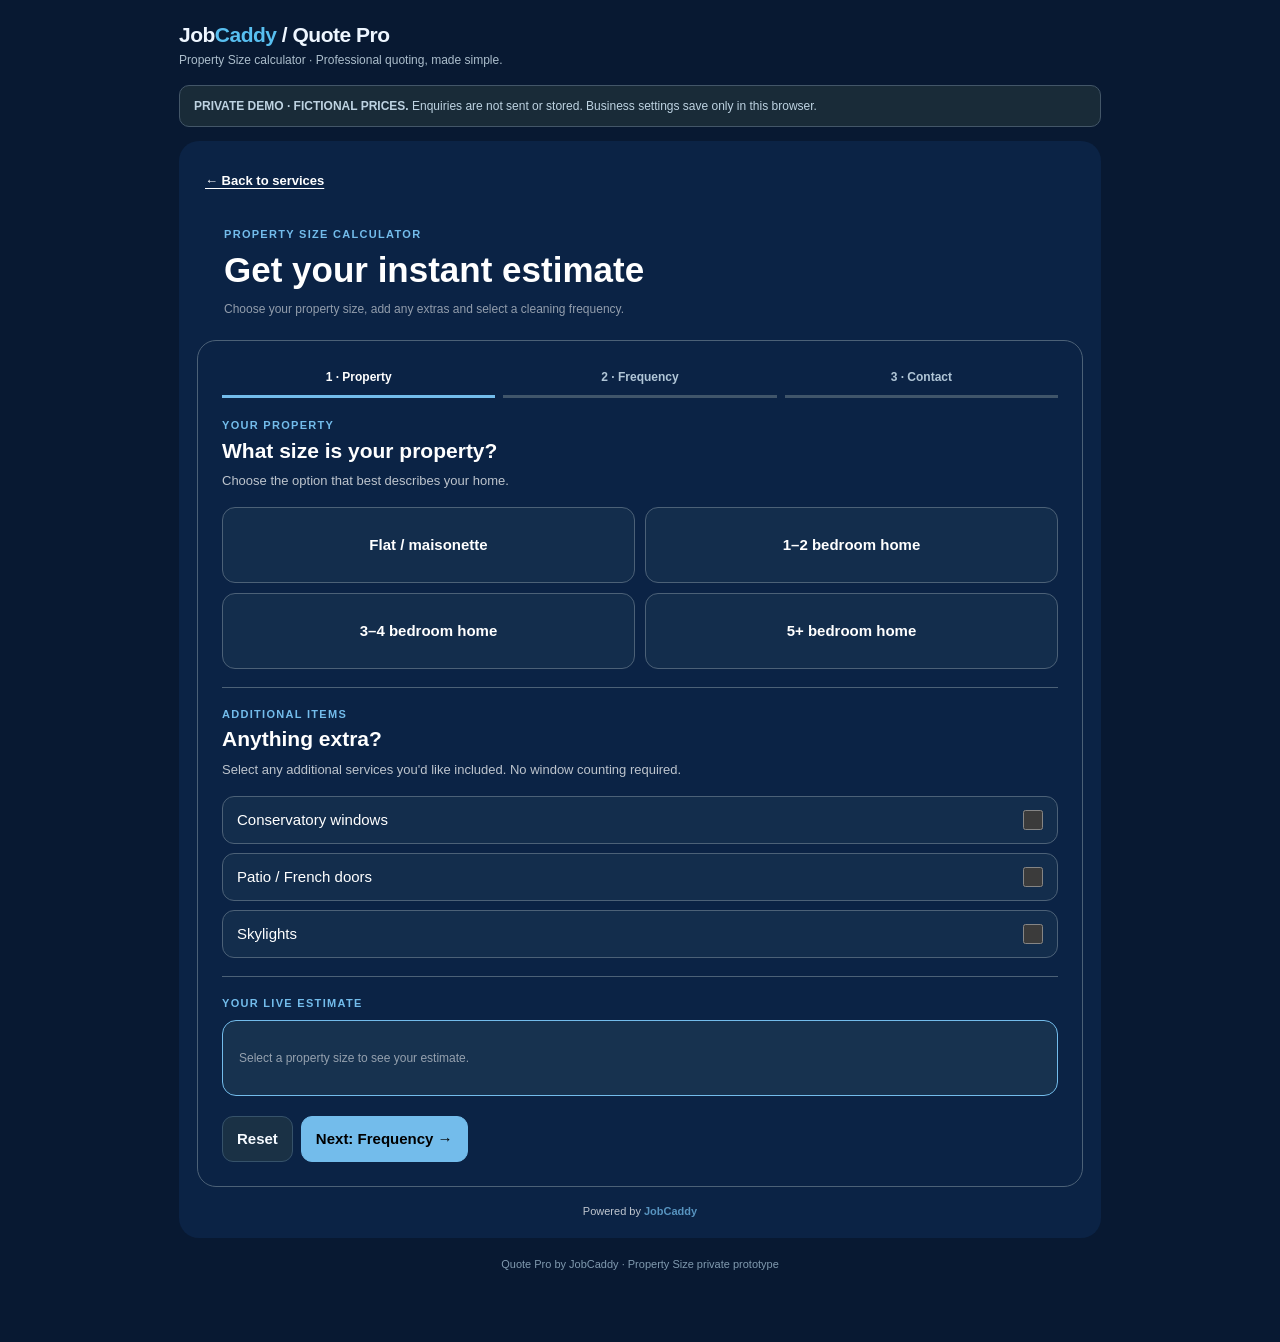
<file: Quote_Pro_Property_Size_Calculator.html>
<!doctype html>
<html lang="en"><head><meta charset="utf-8"><meta name="viewport" content="width=device-width,initial-scale=1">
<title>Quote Pro — Property Size calculator</title>
<style>
:root{font-family:-apple-system,BlinkMacSystemFont,"Segoe UI",sans-serif;color-scheme:dark}
*{box-sizing:border-box}body{margin:0;background:#071420;color:#eef6ff;font-size:15px;line-height:1.5}
button,input,select,textarea{font:inherit}button{cursor:pointer}
button:focus-visible,input:focus-visible,select:focus-visible,textarea:focus-visible{outline:3px solid #58bff0;outline-offset:2px}
.app{max-width:950px;margin:auto;padding:19px 14px 70px}
header{display:flex;gap:16px;flex-wrap:wrap;justify-content:space-between;align-items:center;margin-bottom:16px}
.brand{font-size:21px;font-weight:850;letter-spacing:-.5px}.brand span{color:#58bff0}
.subbrand{font-size:12px;color:#acbecc}
.tabs{display:flex;gap:8px}.tab,.btn{border:1px solid #36526a;color:#f5faff;background:#1a3145;border-radius:11px;font-weight:750;padding:11px 14px;min-height:44px}
.tab.active,.btn.primary{background:#58bff0;color:#06243c;border-color:#58bff0}
.notice{background:#192b38;border:1px solid #435668;border-radius:10px;color:#bed3e2;padding:11px 14px;font-size:12px;margin-bottom:14px}
[hidden]{display:none!important}
#customer{--c-bg:#09131f;--c-text:#ffffff;--c-card:#1d314c;--c-select:#131d29;--c-outline:#131d29;--c-accent:#73bceb;--c-btn-text:#06243c;background:var(--c-bg);color:var(--c-text);border-radius:20px;padding:18px}
.hero{padding:23px 27px 0;margin-bottom:22px}.eyebrow{color:var(--c-accent);font-size:11px;letter-spacing:1.3px;font-weight:850}
h1{font-size:clamp(28px,4.2vw,35px);line-height:1.15;margin:8px 0 10px}h2{font-size:21px;line-height:1.27;margin:4px 0 7px}h3{font-size:16px;margin:0 0 11px}
.caption{color:#b9cbd9;font-size:13px;margin:0 0 16px}
.panel{padding:clamp(16px,3vw,24px);border:1px solid #34516c;border-radius:19px}
.steps{display:flex;gap:8px;margin-bottom:19px}.step{flex:1;min-width:0;border-bottom:3px solid #40556a;padding:3px 3px 9px;color:#b1c6d7;text-align:center;font-weight:700;font-size:12px}
.step.active{border-color:var(--c-accent);color:var(--c-text)}
.section{padding:18px 0;border-bottom:1px solid #35516b}.section:first-child{padding-top:0}.section:last-child{padding-bottom:0;border:0}
.choices{display:grid;grid-template-columns:repeat(2,minmax(0,1fr));gap:10px}
.house{min-height:76px;padding:14px 12px;border:1px solid var(--c-outline);background:var(--c-select);color:var(--c-text);border-radius:13px;display:flex;align-items:center;justify-content:center;text-align:center;font-weight:800;line-height:1.25}
.house.selected,.frequency.selected{outline:2px solid var(--c-accent);outline-offset:-2px;border-color:var(--c-accent)}
.extra{display:flex;gap:12px;align-items:center;padding:13px 14px;border-radius:12px;margin-top:9px;border:1px solid var(--c-outline);background:var(--c-select);color:var(--c-text);cursor:pointer}
.extra span{flex:1;line-height:1.35}.extra input{appearance:auto;accent-color:var(--c-accent);width:20px;height:20px;flex:0 0 20px;margin:0}
.extra-sizes{padding:14px 13px;margin:-1px 0 11px;background:var(--c-card);border:1px solid var(--c-outline);border-radius:0 0 13px 13px}
.extra-sizes-title{font-size:13px;font-weight:750;margin:0 0 9px}
.extra-sizes .choices{grid-template-columns:repeat(3,minmax(0,1fr));gap:8px}
.extra-size-btn{min-height:45px;padding:10px 6px;border:1px solid var(--c-outline);background:var(--c-select);color:var(--c-text);font-size:13px;font-weight:800;border-radius:9px}
.extra-size-btn.selected{border-color:var(--c-accent);outline:2px solid var(--c-accent);outline-offset:-2px}
.extra-needs-size{margin:10px 0 0;font-size:12px;opacity:.82}
.admin-size-prices{margin-top:13px;padding:12px;border:1px solid #3b5874;border-radius:10px;background:#10283b}
.admin-size-prices h4{margin:0 0 8px;font-size:13px}
.admin-size-row{border-top:1px solid #35536c;padding:10px 0}
.admin-size-row:first-of-type{border-top:0}
.admin-size-row .size-heading{font-weight:780;font-size:13px;margin-bottom:8px}
.admin-size-row .priceline{grid-template-columns:repeat(3,minmax(0,1fr))}
@media(max-width:620px){.admin-size-row .priceline{grid-template-columns:1fr 1fr}.admin-size-row .priceline .type{grid-column:1/-1}}

.frequency{display:block;width:100%;border:1px solid var(--c-outline);background:var(--c-select);color:var(--c-text);border-radius:11px;padding:13px 15px;margin:8px 0;text-align:left;min-height:47px;font-weight:750}
.estimate{background:var(--c-card);border:1px solid var(--c-accent);border-radius:14px;padding:16px}.estimate .amount{font-size:clamp(27px,5vw,38px);font-weight:900;line-height:1.25}
.estimate-head{display:flex;justify-content:space-between;gap:10px;align-items:start}.estimate .fine{font-size:12px;opacity:.8}
.line{display:flex;justify-content:space-between;gap:12px;align-items:start;font-size:13px;padding:6px 0}.line strong{text-align:right;white-space:nowrap}
.item-breakdown{border-top:1px solid #586c82;margin-top:12px;padding-top:7px}
.formgrid{display:grid;grid-template-columns:1fr 1fr;gap:13px}.field{display:block;font-size:13px;font-weight:700}.field.wide{grid-column:1/-1}
.field input,.field textarea,.field select{display:block;width:100%;padding:11px 12px;margin-top:6px;color:#f4faff;background:#0a192a;border:1px solid #51708c;border-radius:9px;min-width:0}
.field textarea{resize:vertical}.req{color:#ffda74}.muted{opacity:.76;font-size:12px}
.nav{display:flex;justify-content:space-between;align-items:center;gap:10px;margin-top:20px;flex-wrap:wrap}.navright{display:flex;gap:8px}
.nav .btn.primary,#customer .btn.primary{background:var(--c-accent);border-color:var(--c-accent);color:var(--c-btn-text)}
.error{color:#ffb3b3;font-size:13px;margin-top:12px}
.review-card{border:1px solid var(--c-outline);background:var(--c-card);padding:15px;border-radius:13px;margin:12px 0}
.review-row{display:grid;grid-template-columns:36% minmax(0,1fr);gap:10px;font-size:13px;padding:5px 0}
.review-row .key{opacity:.76}.review-row span:last-child{white-space:pre-wrap;overflow-wrap:anywhere}
.disclaimer{border-left:3px solid var(--c-accent);padding:10px 12px;font-size:13px;margin:14px 0;white-space:pre-wrap;background:var(--c-card)}
.powered{text-align:center;font-size:11px;opacity:.74;margin:16px auto 0}.powered strong{color:var(--c-accent)}
#admin{border:1px solid #38546a;border-radius:18px;background:#101e2b;padding:20px}
.adminsec{border-bottom:1px solid #304555;padding:16px 0}.adminsec:first-of-type{padding-top:0}.adminsec:last-of-type{border:0}
.adminsec h2{font-size:19px}.adminhelp{font-size:12px;color:#b4c5d4;margin:3px 0 14px}
.settings{display:grid;grid-template-columns:repeat(2,minmax(0,1fr));gap:12px}
.price-row{border:1px solid #3c5368;border-radius:12px;padding:13px;margin:9px 0;background:#172a39}
.price-row .rowtop{display:flex;gap:9px;flex-wrap:wrap;align-items:center;margin-bottom:11px}
.price-row .rowtop .field{flex:1;min-width:155px}.priceline{display:grid;grid-template-columns:minmax(0,1fr) minmax(0,1fr) minmax(0,1fr);gap:9px}
.price-row .field input,.price-row .field select{padding:9px}
.check{display:inline-flex;align-items:center;gap:8px;font-weight:600;font-size:13px}
.check input[type=checkbox]{appearance:auto;width:19px;height:19px;margin:0;flex:0 0 19px;accent-color:#58bff0}
.pickergrid{display:grid;grid-template-columns:repeat(auto-fit,minmax(130px,1fr));gap:12px;margin:10px 0}
.pickergrid label{font-size:12px;color:#cfdeed;font-weight:650}.pickergrid input{display:block;width:100%;height:42px;margin-top:7px;cursor:pointer;border:1px solid #50687c;border-radius:8px;background:#172b3a;padding:4px}
#admin .field{color:#c6d6e3}#admin .field input,#admin .field textarea,#admin .field select{background:#0a1725}
.adminactions{display:flex;gap:10px;flex-wrap:wrap;margin-top:22px}
.linkaction{color:#8fd5f6;text-decoration:none;background:transparent;border:0;padding:6px 0}
.footer{font-size:11px;color:#809aaf;text-align:center;margin-top:18px}
@media(max-width:620px){.app{padding:12px 10px 55px}#customer{padding:12px}.hero{padding:21px 20px 0;margin-bottom:16px}.panel{padding:16px}header{align-items:start}h1{font-size:30px}.formgrid,.settings{grid-template-columns:1fr}.priceline{grid-template-columns:1fr 1fr}.priceline .type{grid-column:1/-1}.review-row{grid-template-columns:1fr;gap:1px}.navright{flex:1;justify-content:flex-end}.step{font-size:11px}}
#adminTab,#customerTab{display:none}body.owner-demo #adminTab,body.owner-demo #customerTab{display:inline-block}
#customer .caption{color:var(--c-secondary)}
#customer .panel,#customer .section{border-color:var(--c-border)}
#customer .estimate{background:var(--c-estimate)}
#customer .btn.primary{background:var(--c-button);border-color:var(--c-button);color:var(--c-button-text)}
#customer .muted{color:var(--c-secondary)}
#customer > .qp-services-link{display:inline-flex;align-items:center;min-height:44px;padding:4px 8px;color:var(--qp-return-colour,currentColor);font-size:13px;font-weight:700;text-decoration:underline;text-underline-offset:3px}
</style><script src="./quote-pro-theme.js"></script><script src="./quote-pro-screen-fades.js?v=2" defer></script></head><body><div class="app">
<header><div><div class="brand">Job<span>Caddy</span> / Quote Pro</div><div class="subbrand">Property Size calculator · Professional quoting, made simple.</div></div><div class="tabs"><button type="button" class="tab active" id="customerTab">Customer preview</button><button type="button" class="tab" id="adminTab">Business settings</button></div></header>
<div class="notice"><strong>PRIVATE DEMO · FICTIONAL PRICES.</strong> Enquiries are not sent or stored. Business settings save only in this browser.</div>
<section id="customer">
<a class="qp-services-link" href="./quote-pro-home-v2.html?preview=1&amp;v=service-navigation">← Back to services</a>
<div class="hero"><div class="eyebrow">PROPERTY SIZE CALCULATOR</div><h1>Get your instant estimate</h1><div class="muted">Choose your property size, add any extras and select a cleaning frequency.</div></div>
<div class="panel">
<div class="steps" id="steps"></div>
<section id="step-property"><div class="section"><div class="eyebrow">YOUR PROPERTY</div><h2>What size is your property?</h2><p class="caption">Choose the option that best describes your home.</p><div id="houses" class="choices"></div></div>
<div class="section"><div class="eyebrow">ADDITIONAL ITEMS</div><h2>Anything extra?</h2><p class="caption">Select any additional services you'd like included. No window counting required.</p><div id="extras"></div></div><div id="estimate-property" class="section"></div></section>
<section id="step-frequency" hidden><div class="section"><div class="eyebrow">CLEANING FREQUENCY</div><h2>How often would you like your windows cleaned?</h2><div id="frequencies"></div></div><div id="estimate-frequency" class="section"></div></section>
<section id="step-contact" hidden><div class="section"><div class="eyebrow">YOUR DETAILS</div><h2>How can we contact you?</h2><p class="caption">Please enter your details so we can review your enquiry.</p>
<form id="contacts" novalidate><div class="formgrid">
<label class="field">Full name <span class="req">*</span><input id="name" autocomplete="name" required placeholder="Your full name"></label>
<label class="field">Mobile number <span id="phoneRequired" class="req">*</span><input id="phone" type="tel" autocomplete="tel" placeholder="Mobile number"></label>
<label class="field">Email address <span id="emailRequired" class="req" hidden>*</span><input id="email" type="email" autocomplete="email" placeholder="you@example.com"></label>
<label class="field wide">Property address <span class="req">*</span><textarea id="address" rows="2" placeholder="Property address"></textarea></label>
<label class="field wide">Additional notes <span class="muted">(optional)</span><textarea id="notes" rows="3" placeholder="Anything else we should know?"></textarea></label>
</div></form></div><div id="estimate-contact" class="section"></div></section>
<section id="step-review" hidden><div class="section"><div class="eyebrow">FINAL STEP</div><h2>Review your enquiry</h2><p class="caption">Please check your choices and contact details before submitting.</p><div id="review-details"></div><div id="review-amount"></div><p id="review-disclaimer" class="disclaimer"></p><p class="muted">Private prototype: the button demonstrates submission without sending personal data.</p>
<div class="nav"><button id="reviewEdit" class="btn" type="button">← Edit details</button><button id="submit" class="btn primary" type="button">Submit my enquiry →</button></div></div></section>
<section id="step-done" hidden><div class="section"><div class="eyebrow">DEMO COMPLETE</div><h2>Enquiry preview finished</h2><p>This demonstration has completed. <strong>No personal information has been submitted or stored.</strong></p><button id="restart" class="btn primary" type="button">Start again</button></div></section>
<p class="error" id="error" role="alert" hidden></p>
<div class="nav" id="navigation"><button class="btn" type="button" id="back">← Back</button><div class="navright"><button class="btn" type="button" id="reset">Reset</button><button class="btn primary" type="button" id="next">Continue →</button></div></div>
</div><div class="powered">Powered by <strong>JobCaddy</strong></div></section>
<section id="admin" hidden><a href="./business-settings.html" style="display:inline-block;margin:12px 0 15px;color:#73bceb;font-size:13px;font-weight:750;text-decoration:underline">← Main business dashboard</a>
<div class="eyebrow">QUOTE PRO · PROPERTY SIZE</div><h1>Business settings</h1><p class="adminhelp">Set your prices, branding and customer journey. Click Save settings to apply your changes.</p>
<div class="adminsec"><h2>Shared Quote Pro colour theme</h2>
 <p class="adminhelp">All services now use the same colours as your Quote Pro homepage. Change the palette once in <a style="color:#8dd6fa;font-weight:750" href="./business-settings.html">Main Business Settings → Shared Colour Theme</a>. Your pricing and other settings stay separate for each service.</p></div>
 <div class="adminsec" hidden style="display:none"><h2>Calculator colours</h2><div class="pickergrid"><label>Background<input id="colorBg" type="color"></label><label>Font colour<input id="colorText" type="color"></label><label>Card colour<input id="colorCard" type="color"></label><label>Selector boxes<input id="colorSelector" type="color"></label><label>Selector outlines<input id="colorOutline" type="color"></label><label>Accent colour<input id="colorAccent" type="color"></label>
<label>Page background<input id="colorPage" type="color"></label>
<label>Secondary text<input id="colorSecondary" type="color"></label>
<label>Primary buttons<input id="colorButton" type="color"></label>
<label>Button text<input id="colorButtonText" type="color"></label>
<label>Panel borders<input id="colorBorder" type="color"></label>
<label>Live estimate box<input id="colorEstimate" type="color"></label></div><button class="btn" type="button" id="paletteReset">Restore default colours</button></div>
<div class="adminsec"><h2>Property size pricing</h2><p class="adminhelp">Set a fixed price or a minimum–maximum range for each property size. Customers never see prices on the selection buttons.</p><div id="admin-houses"></div><button type="button" class="linkaction" id="addHouse">+ Add property size</button></div>
<div class="adminsec"><h2>Additional items</h2><p class="adminhelp">Each add-on is priced once per property — no window counting. Conservatory windows have separate Small, Medium and Large prices, each fixed or ranged.</p><div id="admin-extras"></div><button type="button" class="linkaction" id="addExtra">+ Add extra</button></div>
<div class="adminsec"><h2>Cleaning frequencies</h2><p class="adminhelp">Choose which frequencies to show and optionally apply a percentage increase to each one.</p><div id="admin-frequencies"></div><button type="button" class="linkaction" id="addFrequency">+ Add frequency</button></div>
<div class="adminsec"><h2>Estimate settings</h2><div class="settings">
<label class="field">Minimum charge (£)<input type="number" min="0" step="0.01" id="minimum"></label>
<label class="field">Estimate buffer<select id="bufferMode"><option value="off">Off</option><option value="percent">Percentage ±%</option><option value="amount">Fixed amount ±£</option></select></label>
<label class="field">Buffer value<input type="number" min="0" step=".01" id="bufferValue"></label>
<label class="field">Contact details position<select id="contactPosition"><option value="end">At the end</option><option value="start">At the start</option></select></label>
<label class="field">When to show estimated price<select id="estimateTiming"><option value="live">Live throughout</option><option value="end">Final review only</option></select></label>
<label class="field">Required contact details<select id="contactRule"><option value="mobile">Mobile required; email optional</option><option value="email">Email required; mobile optional</option><option value="both">Both mobile and email required</option></select></label>
</div><p class="adminhelp">A buffer creates a natural range for possible differences in the work described. For example, £25 ±10% is displayed as £22–£28 (rounded outward to whole pounds). It is not an additional charge. Your minimum charge is respected.</p>
<label class="check"><input id="showBreakdown" type="checkbox"> Show itemised prices in live estimate and quote summary</label>
<p class="adminhelp">When off, customers see only the total estimate, never individual prices. Property and extra selection buttons never show prices.</p>
<label class="check"><input id="showDisclaimer" type="checkbox"> Show final estimate disclaimer</label>
<label class="field" style="margin-top:10px">Disclaimer wording<textarea id="disclaimerText" rows="2"></textarea></label>
</div>
<div class="adminactions"><button id="save" type="button" class="btn primary">Save settings</button><button id="preview" type="button" class="btn">Preview calculator</button></div><p class="adminhelp" role="status" id="admin-message"></p></section>
<div class="footer">Quote Pro by JobCaddy · Property Size private prototype</div>
</div>
<script>
(function(){
"use strict";
var $=id=>document.getElementById(id);
var defaults={
 colors:{bg:"#09131f",text:"#ffffff",card:"#1d314c",selector:"#131d29",outline:"#131d29",accent:"#73bceb",page:"#071420",secondary:"#b9cbd9",button:"#73bceb",buttontext:"#06243c",border:"#34516c",estimate:"#1d314c"},
 houses:[{id:"flat",name:"Flat / maisonette",on:true,mode:"fixed",lo:18,hi:18},
 {id:"small",name:"1–2 bedroom home",on:true,mode:"fixed",lo:23,hi:23},
 {id:"medium",name:"3–4 bedroom home",on:true,mode:"range",lo:28,hi:35},
 {id:"large",name:"5+ bedroom home",on:true,mode:"range",lo:40,hi:55}],
 extras:[{id:"conservatory",name:"Conservatory windows",on:true,mode:"range",lo:12,hi:18,sizes:[{id:"small",name:"Small",mode:"fixed",lo:10,hi:10},{id:"medium",name:"Medium",mode:"range",lo:12,hi:18},{id:"large",name:"Large",mode:"range",lo:20,hi:30}]},
 {id:"patio",name:"Patio / French doors",on:true,mode:"fixed",lo:5,hi:5},
 {id:"skylights",name:"Skylights",on:true,mode:"range",lo:6,hi:10}],
 frequencies:[{id:"4",name:"Every 4 weeks",on:true,inc:false,pct:0},{id:"8",name:"Every 8 weeks",on:true,inc:false,pct:0},
 {id:"12",name:"Every 12 weeks",on:true,inc:false,pct:0},{id:"once",name:"One-off clean",on:true,inc:false,pct:0}],
 minimum:18,bufferMode:"off",bufferValue:10,contactPosition:"end",estimateTiming:"live",contactRule:"mobile",
 showBreakdown:false,showDisclaimer:true,disclaimerText:"This is an estimate. Final price is subject to confirmation."
};
var clone=obj=>JSON.parse(JSON.stringify(obj));
var config=clone(defaults);
try{var saved=JSON.parse(localStorage.getItem("quotepro-property-size-v1")||"null");if(saved&&typeof saved==="object")config=Object.assign(clone(defaults),saved)}catch(e){}
var state={step:"property",house:null,extras:[],conservatorySize:null,frequency:null};
var esc=value=>String(value==null?"":value).replace(/[&<>"']/g,ch=>({"&":"&amp;","<":"&lt;",">":"&gt;",'"':"&quot;","'":"&#39;"}[ch]));
var money=value=>"£"+Number(value).toFixed(2);
function order(){return config.contactPosition==="start"?["contact","property","frequency"]:["property","frequency","contact"]}
function label(step){return ({property:"Property",frequency:"Frequency",contact:"Contact"})[step]}
function color(hex){return /^#[0-9a-f]{6}$/i.test(hex||"")?hex:"#58bff0"}
function applyTheme(){
 var customer=$("customer"),cs={...defaults.colors,...(config.colors||{})};
 for(var pair of [["bg","--c-bg"],["text","--c-text"],["card","--c-card"],["selector","--c-select"],["outline","--c-outline"],["accent","--c-accent"],["secondary","--c-secondary"],["button","--c-button"],["buttontext","--c-button-text"],["border","--c-border"],["estimate","--c-estimate"]])
  customer.style.setProperty(pair[1],color(cs[pair[0]]));
 document.body.style.background=color(cs.page||defaults.colors.page);
 var hex=color(cs.accent).slice(1),rgb=[0,2,4].map(i=>parseInt(hex.substring(i,i+2),16)/255).map(v=>v<=.04045?v/12.92:Math.pow((v+.055)/1.055,2.4));
 customer.style.setProperty("--c-btn-text",(.2126*rgb[0]+.7152*rgb[1]+.0722*rgb[2])>.179?"#051b2a":"#ffffff");
 window.QuoteProTheme?.applyCalculator(customer,"standard");
}
function calc(){
 var house=config.houses.find(x=>x.id===state.house&&x.on);
 var extras=config.extras.filter(x=>x.on&&state.extras.includes(x.id)).flatMap(x=>{
 if(x.id!=="conservatory")return [x];
 var selected=(Array.isArray(x.sizes)&&x.sizes.length?x.sizes:defaults.extras[0].sizes).find(s=>s.id===state.conservatorySize);
 return selected?[{...selected,name:x.name+" — "+selected.name}]:[];
 });
 var items=[...(house?[house]:[]),...extras],freq=config.frequencies.find(x=>x.id===state.frequency);
 var multiplier=freq&&freq.inc?1+Number(freq.pct)/100:1;
 var lo=items.reduce((a,x)=>a+Number(x.lo),0)*multiplier;
 var hi=items.reduce((a,x)=>a+Number(x.mode==="range"?x.hi:x.lo),0)*multiplier;
 var minimum=Number(config.minimum)||0;
 var buffer=config.bufferMode!=="off"&&items.length>0,val=Number(config.bufferValue)||0;
 var lowBuffer=buffer?(config.bufferMode==="amount"?val:lo*val/100):0;
 var highBuffer=buffer?(config.bufferMode==="amount"?val:hi*val/100):0;
 return {items:items,lo:items.length?Math.max(minimum,buffer?Math.floor(lo-lowBuffer):lo):0,
 hi:items.length?Math.max(minimum,buffer?Math.ceil(hi+highBuffer):hi):0,buffer:buffer,multiplier:multiplier,house:house,extras:extras,freq:freq};
}
function formatted(v){return config.bufferMode!=="off"?"£"+Math.round(v):money(v)}
function range(lo,hi){return Math.abs(lo-hi)<.005?formatted(lo):formatted(lo)+"–"+formatted(hi)}
function quoteMarkup(){
 var p=calc();if(!p.house)return '<p class="muted">Select a property size to see your estimate.</p>';
 var parts=p.items.map(x=>{
 var lo=Number(x.lo)*p.multiplier,hi=Number(x.mode==="range"?x.hi:x.lo)*p.multiplier;
 return '<div class="line"><span>'+esc(x.name)+'</span><strong>'+money(lo)+(hi-lo>.005?'–'+money(hi):'')+'</strong></div>';
 }).join("");
 return '<div class="estimate"><div class="estimate-head"><div><div class="fine">YOUR ESTIMATED PRICE</div><div class="amount">'+range(p.lo,p.hi)+'</div></div><div class="fine">'+esc(p.freq?.name||"")+'</div></div>'+
 (config.showBreakdown?'<div class="item-breakdown">'+parts+'</div>':"")+
 (p.buffer?'<p class="fine" style="margin:9px 0 0">This is an estimated range. Final price subject to confirmation.</p>':"")+'</div>';
}
function render(){
 applyTheme();var steps=order(),current=state.step;
 $("steps").innerHTML=steps.map((s,i)=>'<div class="step '+(s===current?"active":"")+'">'+(i+1)+' · '+label(s)+'</div>').join("");
 for(var s of ["property","frequency","contact","review","done"])$("step-"+s).hidden=s!==current;
 $("steps").hidden=current==="review"||current==="done";$("navigation").hidden=current==="review"||current==="done";
 if(["review","done"].includes(current))return;
 $("back").hidden=steps.indexOf(current)===0;
 $("next").textContent=steps.indexOf(current)===steps.length-1?"Review my quote →":"Next: "+label(steps[steps.indexOf(current)+1])+" →";
 $("houses").innerHTML=config.houses.filter(x=>x.on).map(x=>'<button type="button" class="house '+(x.id===state.house?"selected":"")+'" data-house="'+esc(x.id)+'">'+esc(x.name)+'</button>').join("");
 $("extras").innerHTML=config.extras.filter(x=>x.on).map(x=>{
  var checked=state.extras.includes(x.id);
  var row='<label class="extra"><span>'+esc(x.name)+'</span><input type="checkbox" data-extra="'+esc(x.id)+'" '+(checked?"checked":"")+'></label>';
  if(x.id==="conservatory"&&checked){
   var sizes=Array.isArray(x.sizes)&&x.sizes.length?x.sizes:defaults.extras[0].sizes;
   row+='<div class="extra-sizes"><div class="extra-sizes-title">What size conservatory?</div><div class="choices">'+
    sizes.map(s=>'<button type="button" class="extra-size-btn '+(state.conservatorySize===s.id?'selected':'')+'" data-conservatory-size="'+esc(s.id)+'" aria-pressed="'+(state.conservatorySize===s.id)+'">'+esc(s.name)+'</button>').join('')+
    '</div>'+(state.conservatorySize?'':'<p class="extra-needs-size">Please select one size.</p>')+'</div>';
  }
  return row;
 }).join("")||'<p class="muted">No additional items offered.</p>';
 $("frequencies").innerHTML=config.frequencies.filter(x=>x.on).map(x=>'<button type="button" class="frequency '+(state.frequency===x.id?"selected":"")+'" data-frequency="'+esc(x.id)+'">'+esc(x.name)+'</button>').join("");
 $("phoneRequired").hidden=config.contactRule==="email";$("emailRequired").hidden=config.contactRule==="mobile";
 var show=config.estimateTiming==="live";
 for(var step of ["property","frequency","contact"]){
  $("estimate-"+step).hidden=!show;
  if(show)$("estimate-"+step).innerHTML='<div class="eyebrow" style="margin-bottom:8px">YOUR LIVE ESTIMATE</div>'+(state.house?quoteMarkup():'<div class="estimate"><p class="muted">Select a property size to see your estimate.</p></div>');
 }
 $("error").hidden=true;
}
function error(message){$("error").textContent=message;$("error").hidden=false;$("error").scrollIntoView({block:"nearest"})}
function validateContact(){
 var name=$("name").value.trim(),phone=$("phone").value.trim(),email=$("email").value.trim();
 if(!name)return "Please enter your full name.";
 if(!$("address").value.trim())return "Please enter your property address.";
 if(["mobile","both"].includes(config.contactRule)&&!phone)return "Please enter your mobile number.";
 if(["email","both"].includes(config.contactRule)&&!email)return "Please enter your email address.";
 if(email&&!/^[^\s@]+@[^\s@]+\.[^\s@]+$/.test(email))return "Please enter a valid email address.";
 if(phone&&!/^[+\d\s()\-]{7,25}$/.test(phone))return "Please enter a valid mobile number.";
 return null;
}
function next(){
 var s=state.step;
 if(s==="property"&&!state.house)return error("Please select a property size.");
 if(s==="property"&&state.extras.includes("conservatory")&&!state.conservatorySize)return error("Please choose Small, Medium or Large for the conservatory.");
 if(s==="frequency"&&!state.frequency)return error("Please select a cleaning frequency.");
 if(s==="contact"){var invalid=validateContact();if(invalid)return error(invalid)}
 var steps=order(),i=steps.indexOf(s);
 if(i===steps.length-1){state.step="review";renderReview()}else{state.step=steps[i+1];render();$("customer").scrollIntoView({block:"start"})}
}
function summaryRow(key,value){return '<div class="review-row"><span class="key">'+esc(key)+'</span><span>'+esc(value||"—")+'</span></div>'}
function renderReview(){
 render();var p=calc();
 $("review-details").innerHTML='<div class="review-card"><h3>Your contact details</h3>'+
 summaryRow("Full name",$("name").value.trim())+summaryRow("Mobile",$("phone").value.trim())+summaryRow("Email",$("email").value.trim())+summaryRow("Address",$("address").value.trim())+summaryRow("Notes",$("notes").value.trim())+'</div>'+
 '<div class="review-card"><h3>Your selections</h3>'+summaryRow("Property size",p.house?.name||"—")+summaryRow("Additional items",p.extras.length?p.extras.map(x=>x.name).join(", "):"None")+summaryRow("Cleaning frequency",p.freq?.name||"—")+'</div>';
 $("review-amount").innerHTML=quoteMarkup();
 $("review-disclaimer").textContent=config.disclaimerText||defaults.disclaimerText;
 $("review-disclaimer").hidden=!config.showDisclaimer;
 $("customer").scrollIntoView({block:"start"});
}
$("houses").addEventListener("click",e=>{var b=e.target.closest("[data-house]");if(b){state.house=b.dataset.house;render()}});
$("extras").addEventListener("change",e=>{var id=e.target.dataset.extra;if(!id)return;state.extras=e.target.checked?[...new Set([...state.extras,id])]:state.extras.filter(x=>x!==id);if(id==="conservatory"&&!e.target.checked)state.conservatorySize=null;render()});
$("extras").addEventListener("click",e=>{
 var button=e.target.closest("[data-conservatory-size]");if(!button)return;
 state.conservatorySize=button.dataset.conservatorySize;render();
});
$("frequencies").addEventListener("click",e=>{var b=e.target.closest("[data-frequency]");if(b){state.frequency=b.dataset.frequency;render()}});
$("next").onclick=next;$("back").onclick=()=>{var steps=order(),i=steps.indexOf(state.step);if(i>0){state.step=steps[i-1];render();$("customer").scrollIntoView({block:"start"})}};
function reset(){if(!confirm("Reset all customer choices?"))return;state={step:order()[0],house:null,extras:[],conservatorySize:null,frequency:null};$("contacts").reset();render()}
$("reset").onclick=reset;$("restart").onclick=reset;
$("reviewEdit").onclick=()=>{state.step=order()[order().length-1];render();$("customer").scrollIntoView({block:"start"})};
$("submit").onclick=()=>{state.step="done";render();$("customer").scrollIntoView({block:"start"})};
function showAdmin(isAdmin){
 $("admin").hidden=!isAdmin;$("customer").hidden=isAdmin;
 $("adminTab").classList.toggle("active",isAdmin);$("customerTab").classList.toggle("active",!isAdmin);
 if(isAdmin)renderAdmin();else{state.step=order()[0];render()}
 window.scrollTo(0,0);
}
$("adminTab").onclick=()=>showAdmin(true);$("customerTab").onclick=()=>showAdmin(false);$("preview").onclick=()=>showAdmin(false);
function priceRow(type,item){
 var addition=type==="frequency",cols=addition?"":'<div class="priceline"><label class="field type">Pricing<select data-mode><option value="fixed" '+(item.mode!=="range"?"selected":"")+'>Fixed price</option><option value="range" '+(item.mode==="range"?"selected":"")+'>Price range</option></select></label><label class="field">Price / minimum (£)<input data-lo type="number" step=".01" min="0" value="'+esc(item.lo)+'"></label><label class="field" data-max-wrap '+(item.mode!=="range"?"hidden":"")+'>Maximum (£)<input data-hi type="number" step=".01" min="0" value="'+esc(item.hi)+'"></label></div>';
 var extra=addition?'<div class="priceline"><label class="check"><input type="checkbox" data-inc '+(item.inc?"checked":"")+'> Increase frequency price</label><label class="field">Increase (%)<input data-pct type="number" min="0" max="500" step=".1" value="'+esc(item.pct||0)+'" '+(!item.inc?"disabled":"")+'></label></div>':"";
 if(type==="extras"&&item.id==="conservatory"){
  var sizes=Array.isArray(item.sizes)&&item.sizes.length?item.sizes:defaults.extras[0].sizes;
  var sizeRows=sizes.map(s=>'<div class="admin-size-row" data-size-id="'+esc(s.id)+'"><div class="size-heading">'+esc(s.name)+' conservatory</div><div class="priceline">'+
   '<label class="field type">Pricing<select data-size-mode><option value="fixed" '+(s.mode!=="range"?"selected":"")+'>Fixed price</option><option value="range" '+(s.mode==="range"?"selected":"")+'>Price range</option></select></label>'+
   '<label class="field">Price / minimum (£)<input data-size-lo type="number" step=".01" min="0" value="'+esc(s.lo)+'"></label>'+
   '<label class="field" data-size-max-wrap '+(s.mode!=="range"?"hidden":"")+'>Maximum (£)<input data-size-hi type="number" step=".01" min="0" value="'+esc(s.hi)+'"></label></div></div>').join("");
  return '<div class="price-row" data-type="extras" data-id="conservatory"><div class="rowtop"><label class="field">Name<input data-name value="'+esc(item.name)+'"></label><label class="check"><input data-on type="checkbox" '+(item.on?"checked":"")+'> Show</label></div>'+
   '<div class="admin-size-prices"><h4>Conservatory sizes &amp; prices</h4>'+sizeRows+'</div></div>';
 }
 return '<div class="price-row" data-type="'+type+'" data-id="'+esc(item.id)+'"><div class="rowtop"><label class="field">Name<input data-name value="'+esc(item.name)+'"></label><label class="check"><input data-on type="checkbox" '+(item.on?"checked":"")+'> Show</label><button type="button" class="btn" data-remove style="padding:7px 9px;min-height:36px">Delete</button></div>'+cols+extra+'</div>';
}
function renderAdmin(){
 var cs=config.colors||defaults.colors;
 for(var key of ["Bg","Text","Card","Selector","Outline","Accent","Page","Secondary","Button","ButtonText","Border","Estimate"])$("color"+key).value=cs[key.toLowerCase()]||defaults.colors[key.toLowerCase()];
 for(var [k,container] of [["houses","admin-houses"],["extras","admin-extras"],["frequencies","admin-frequencies"]])
  $(container).innerHTML=config[k].map(x=>priceRow(k==="frequencies"?"frequency":k,x)).join("");
 for(var key of ["minimum","bufferMode","bufferValue","contactPosition","estimateTiming","contactRule"])$(key).value=config[key];
 $("showBreakdown").checked=!!config.showBreakdown;$("showDisclaimer").checked=!!config.showDisclaimer;
 $("disclaimerText").value=config.disclaimerText;
 $("admin-message").textContent="";
}
$("paletteReset").onclick=()=>{for(var k of ["bg","text","card","selector","outline","accent","page","secondary","button","buttontext","border","estimate"])$("color"+(k==="buttontext"?"ButtonText":k[0].toUpperCase()+k.slice(1))).value=defaults.colors[k]};
for(var id of ["addHouse","addExtra","addFrequency"])$(id).onclick=()=>{
 var collection=id==="addHouse"?"houses":id==="addExtra"?"extras":"frequencies";
 var type=collection==="frequencies"?"frequency":collection;
 var item=collection==="frequencies"?{id:"f"+Date.now(),name:"",on:true,inc:false,pct:0}:{id:"i"+Date.now(),name:"",on:true,mode:"fixed",lo:0,hi:0};
 $(collection==="houses"?"admin-houses":collection==="extras"?"admin-extras":"admin-frequencies").insertAdjacentHTML("beforeend",priceRow(type,item));
};
$("admin").addEventListener("click",e=>{var b=e.target.closest("[data-remove]");if(b)b.closest(".price-row").remove()});
$("admin").addEventListener("change",e=>{
 var row=e.target.closest(".price-row");if(!row)return;
 if(e.target.matches("[data-mode]"))row.querySelector("[data-max-wrap]").hidden=e.target.value!=="range";
 if(e.target.matches("[data-size-mode]"))e.target.closest(".admin-size-row").querySelector("[data-size-max-wrap]").hidden=e.target.value!=="range";
 if(e.target.matches("[data-inc]"))row.querySelector("[data-pct]").disabled=!e.target.checked;
});
function readRows(container,type){
 var rows=[...$(container).querySelectorAll(".price-row")],result=[],names=new Set();
 for(var row of rows){
 var name=row.querySelector("[data-name]").value.trim();
 if(!name)throw Error("Give each "+type+" a name, or delete the empty row.");
 if(names.has(name.toLowerCase()))throw Error("Duplicate "+type+" name: "+name);
 names.add(name.toLowerCase());
 var item={id:row.dataset.id,name:name,on:row.querySelector("[data-on]").checked};
 if(type==="extras"&&item.id==="conservatory"){
  item.sizes=[...row.querySelectorAll(".admin-size-row")].map(srow=>{
   var id=srow.dataset.sizeId,name=({small:"Small",medium:"Medium",large:"Large"})[id]||id;
   var mode=srow.querySelector("[data-size-mode]").value;
   var loText=srow.querySelector("[data-size-lo]").value.trim(),hiText=srow.querySelector("[data-size-hi]").value.trim();
   var lo=Number(loText),hi=mode==="range"?Number(hiText):lo;
   if(item.on&&(loText===""||!Number.isFinite(lo)||lo<0))throw Error("Invalid "+name+" conservatory price.");
   if(item.on&&mode==="range"&&(hiText===""||!Number.isFinite(hi)||hi<lo))throw Error("Invalid "+name+" conservatory price range.");
   return {id:id,name:name,mode:mode,lo:lo,hi:hi};
  });
 }else if(type==="frequencies"){
  item.inc=row.querySelector("[data-inc]").checked;
  item.pct=Number(row.querySelector("[data-pct]").value);
  if(item.inc&&(!Number.isFinite(item.pct)||item.pct<0||item.pct>500))throw Error("Invalid frequency increase for "+name);
 }else{
  item.mode=row.querySelector("[data-mode]").value;
  var loText=row.querySelector("[data-lo]").value.trim(),hiText=row.querySelector("[data-hi]").value.trim();
  item.lo=Number(loText);item.hi=item.mode==="range"?Number(hiText):item.lo;
  if(item.on&&(loText===""||!Number.isFinite(item.lo)||item.lo<0))throw Error("Invalid price for "+name);
  if(item.on&&item.mode==="range"&&(hiText===""||!Number.isFinite(item.hi)||item.hi<item.lo))throw Error("Invalid price range for "+name);
 }
 result.push(item);
 }
 return result;
}
$("save").onclick=()=>{
 try{
 var p={
 colors:Object.fromEntries(["Bg","Text","Card","Selector","Outline","Accent","Page","Secondary","Button","ButtonText","Border","Estimate"].map(k=>[k.toLowerCase(),$("color"+k).value])),
 houses:readRows("admin-houses","houses"),extras:readRows("admin-extras","extras"),frequencies:readRows("admin-frequencies","frequencies"),
 minimum:Number($("minimum").value),bufferMode:$("bufferMode").value,bufferValue:Number($("bufferValue").value),
 contactPosition:$("contactPosition").value,estimateTiming:$("estimateTiming").value,contactRule:$("contactRule").value,
 showBreakdown:$("showBreakdown").checked,showDisclaimer:$("showDisclaimer").checked,disclaimerText:$("disclaimerText").value.trim().slice(0,500)
 };
 if(!p.houses.some(x=>x.on))throw Error("Enable at least one property size.");
 if(!p.frequencies.some(x=>x.on))throw Error("Enable at least one cleaning frequency.");
 if(!Number.isFinite(p.minimum)||p.minimum<0)throw Error("Enter a valid minimum charge.");
 if(!Number.isFinite(p.bufferValue)||p.bufferValue<0||(p.bufferMode==="percent"&&p.bufferValue>100))throw Error("Enter a valid buffer (0–100% for percentages).");
 config=p;state={step:order()[0],house:null,extras:[],conservatorySize:null,frequency:null};$("contacts").reset();applyTheme();
 try{localStorage.setItem("quotepro-property-size-v1",JSON.stringify(config));$("admin-message").textContent="Settings saved in this browser. Select Preview calculator to review."}
 catch(e){$("admin-message").textContent="Settings applied for this session; local storage is unavailable."}
 }catch(e){$("admin-message").textContent=e.message}
};
state.step=order()[0];render();
if(new URLSearchParams(location.search).get("admin")==="1"){
 document.body.classList.add("owner-demo");showAdmin(true);
}
})();
</script></body></html>
</file>
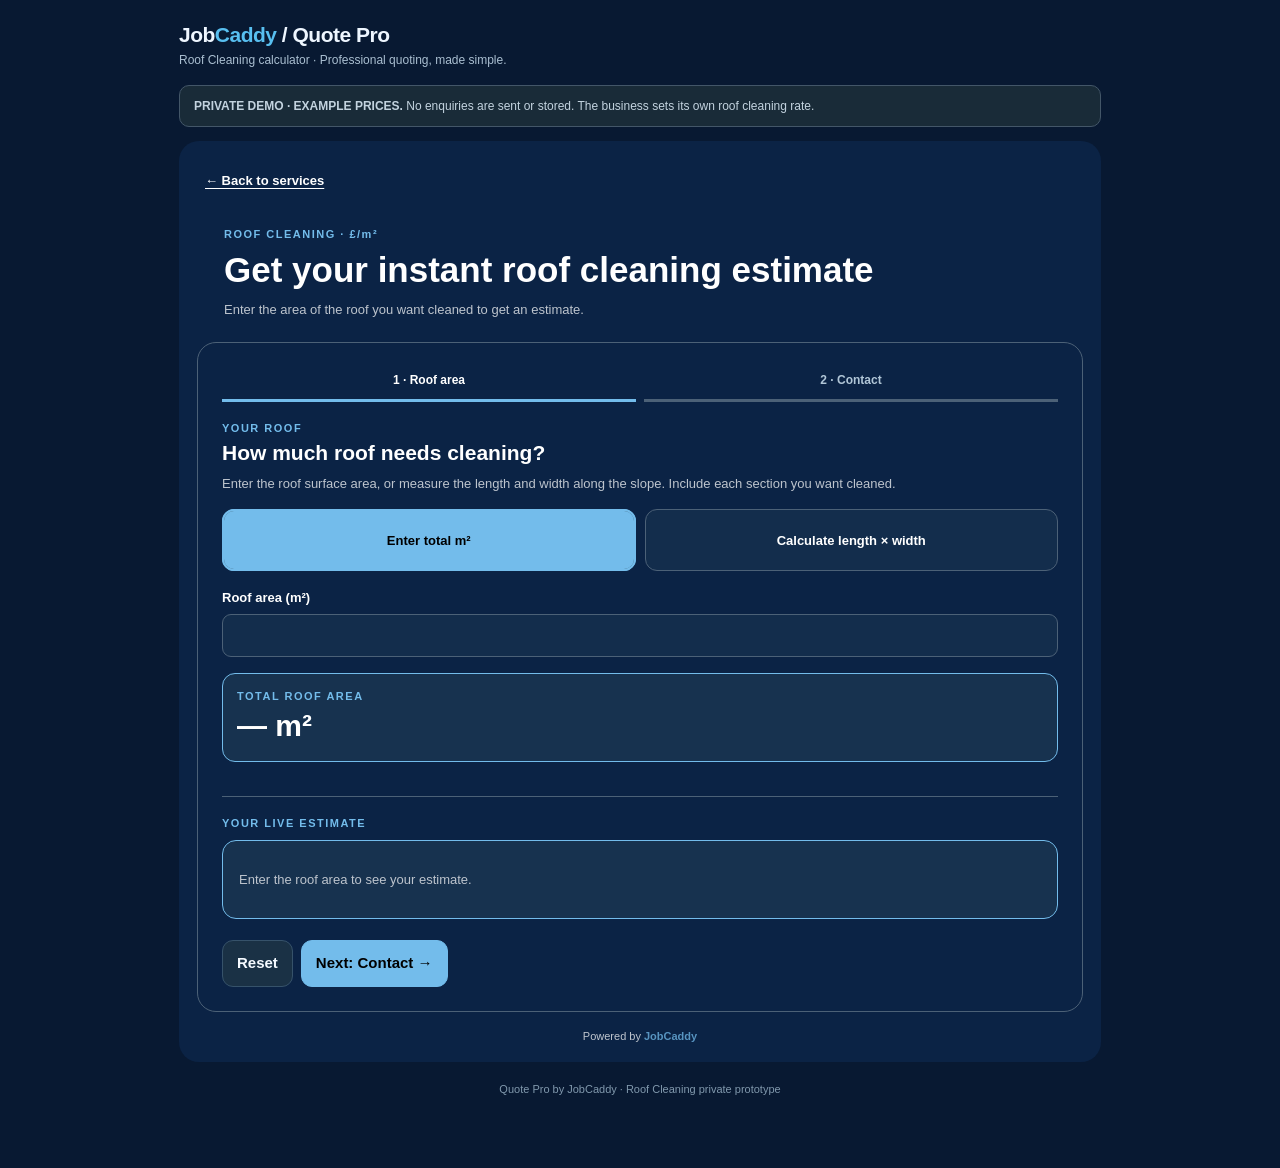
<file: Quote_Pro_Roof_Cleaning_Calculator.html>
<!doctype html>
<html lang="en"><head><meta charset="utf-8"><meta name="viewport" content="width=device-width,initial-scale=1">
<title>Quote Pro — Roof Cleaning calculator</title>
<style>
:root{color-scheme:dark;font-family:-apple-system,BlinkMacSystemFont,"Segoe UI",sans-serif}
*{box-sizing:border-box}body{margin:0;background:#071420;color:#eef6ff;font-size:15px;line-height:1.5}
button,input,select,textarea{font:inherit}button{cursor:pointer}
button:focus-visible,input:focus-visible,select:focus-visible,textarea:focus-visible{outline:3px solid #58bff0;outline-offset:2px}
[hidden]{display:none!important}
.app{max-width:950px;margin:auto;padding:19px 14px 70px}
header{display:flex;flex-wrap:wrap;align-items:center;justify-content:space-between;gap:14px;margin-bottom:16px}
.brand{font-size:21px;font-weight:850;letter-spacing:-.5px}.brand span{color:#58bff0}
.subbrand{color:#aabfd1;font-size:12px}
.tabs{display:flex;gap:8px}
.tab,.btn{border:1px solid #36526a;color:#f5faff;background:#1a3145;border-radius:11px;font-weight:750;padding:11px 14px;min-height:44px}
.tab.active,.btn.primary{background:#58bff0;color:#06243c;border-color:#58bff0}
.notice{border-radius:10px;border:1px solid #435668;background:#192b38;color:#c3d3df;padding:11px 14px;margin-bottom:14px;font-size:12px}
#customer{--bg:#09131f;--text:#ffffff;--card:#1d314c;--select:#131d29;--outline:#314d68;--accent:#73bceb;--button-text:#06243c;background:var(--bg);color:var(--text);border-radius:20px;padding:18px}
.hero{padding:23px 27px 0;margin-bottom:22px}
.eyebrow{color:var(--accent);font-size:11px;letter-spacing:1.5px;font-weight:850}
h1{font-size:clamp(28px,4.2vw,35px);line-height:1.15;margin:8px 0 10px}h2{font-size:21px;line-height:1.27;margin:4px 0 7px}h3{font-size:16px;margin:0 0 11px}
.muted{font-size:13px;opacity:.77}.caption{font-size:13px;color:#b9cbd9;margin:2px 0 16px}
.panel{padding:clamp(16px,3vw,24px);border:1px solid #34516c;border-radius:19px}
.steps{display:flex;gap:8px;margin-bottom:18px}.step{flex:1;border-bottom:3px solid #40556a;padding:4px 3px 10px;color:#b1c6d7;text-align:center;font-size:12px;font-weight:700}.step.active{border-color:var(--accent);color:var(--text)}
.section{padding:18px 0;border-bottom:1px solid #35516b}.section:first-child{padding-top:0}.section:last-child{padding-bottom:0;border:0}
.method-row{display:grid;grid-template-columns:1fr 1fr;gap:9px;margin:12px 0 17px}
.method{padding:14px 10px;min-height:62px;border-radius:12px;border:1px solid var(--outline);background:var(--select);color:var(--text);font-size:13px;font-weight:800}
.method.selected{outline:2px solid var(--accent);outline-offset:-2px;border-color:var(--accent)}
.formgrid{display:grid;grid-template-columns:1fr 1fr;gap:13px}.field{display:block;font-size:13px;font-weight:700}.field.wide{grid-column:1/-1}
.field input,.field textarea,.field select{width:100%;display:block;margin-top:6px;background:#0a192a;color:#f4faff;border:1px solid #51708c;border-radius:9px;min-width:0;padding:11px 12px}
.field textarea{resize:vertical}
#customer .field input{border-color:var(--outline);background:var(--select);color:var(--text)}
.calc-area{margin:16px 0;padding:14px;border-radius:13px;background:var(--card);border:1px solid var(--accent)}
.calc-area .area-amount{font-size:30px;font-weight:900;line-height:1.15;margin:4px 0}
.extra{display:flex;gap:12px;align-items:center;padding:15px 14px;border-radius:12px;margin-top:10px;border:1px solid var(--outline);background:var(--select);color:var(--text);cursor:pointer}
.extra span{flex:1;line-height:1.35;font-weight:700}
.extra input{appearance:auto;width:20px;height:20px;flex:0 0 20px;margin:0;accent-color:var(--accent)}
.estimate{background:var(--card);border:1px solid var(--accent);border-radius:14px;padding:16px}
.estimate-top{display:flex;align-items:start;justify-content:space-between;gap:12px}.estimate .amount{font-size:clamp(26px,5vw,38px);font-weight:900;line-height:1.25}.estimate .fine{font-size:12px;opacity:.8}
.breakdown{border-top:1px solid #546980;margin-top:12px;padding-top:7px}
.line{display:flex;justify-content:space-between;align-items:start;gap:12px;font-size:13px;padding:6px 0}.line strong{text-align:right;white-space:nowrap}
.review-card{border:1px solid var(--outline);background:var(--card);padding:15px;border-radius:13px;margin:12px 0}
.review-row{display:grid;grid-template-columns:36% minmax(0,1fr);gap:10px;padding:5px 0;font-size:13px}
.review-row .key{opacity:.76}.review-row span:last-child{white-space:pre-wrap;overflow-wrap:anywhere}
.disclaimer{border-left:3px solid var(--accent);background:var(--card);padding:10px 12px;font-size:13px;white-space:pre-wrap}
.nav{display:flex;justify-content:space-between;align-items:center;gap:10px;margin-top:21px;flex-wrap:wrap}
.nav-right{display:flex;gap:8px}.nav .btn.primary,#customer .btn.primary{background:var(--accent);color:var(--button-text);border-color:var(--accent)}
.error{color:#ffbdbd;margin:12px 0;font-size:13px}
.powered{text-align:center;font-size:11px;opacity:.74;margin:16px auto 0}.powered strong{color:var(--accent)}
#admin{background:#101e2b;border-radius:18px;border:1px solid #38546a;padding:20px}
.adminsec{padding:17px 0;border-bottom:1px solid #304555}.adminsec:last-of-type{border-bottom:0}
.adminsec h2{font-size:19px}.help{color:#b4c5d4;font-size:12px;margin:3px 0 14px}
.pickergrid{display:grid;grid-template-columns:repeat(auto-fit,minmax(135px,1fr));gap:12px}
.pickergrid label{font-size:12px;font-weight:650;color:#cfdeed}.pickergrid input{width:100%;display:block;height:42px;margin-top:7px;cursor:pointer;border:1px solid #50687c;border-radius:8px;background:#172b3a;padding:4px}
.settings{display:grid;grid-template-columns:1fr 1fr;gap:12px}
#admin .field{color:#cbdcec}#admin .field input,#admin .field select,#admin .field textarea{background:#0a1725}
.price-row{border:1px solid #3c5368;border-radius:12px;padding:13px;margin:10px 0;background:#172a39}
.rowtop{display:flex;flex-wrap:wrap;align-items:center;gap:10px;margin-bottom:11px}.rowtop .field{flex:1;min-width:155px}
.priceline{display:grid;grid-template-columns:repeat(3,minmax(0,1fr));gap:9px}.priceline input,.priceline select{padding:9px!important}
.check{display:inline-flex;align-items:center;gap:8px;font-size:13px;font-weight:650}.check input[type=checkbox]{width:19px;height:19px;flex:0 0 19px;margin:0;accent-color:#73bceb}
.linkaction{border:0;background:transparent;color:#9ad9ff;font:inherit;padding:7px 0;text-decoration:underline;cursor:pointer}
.actions{display:flex;flex-wrap:wrap;gap:10px;margin-top:22px}
.footer{text-align:center;color:#8199ad;font-size:11px;margin-top:19px}
@media(max-width:620px){.app{padding:12px 10px 55px}#customer{padding:12px}.hero{padding:21px 20px 0;margin-bottom:16px}.panel{padding:16px}h1{font-size:29px}.formgrid,.settings{grid-template-columns:1fr}.priceline{grid-template-columns:1fr 1fr}.priceline .type{grid-column:1/-1}.review-row{grid-template-columns:1fr;gap:1px}.nav-right{margin-left:auto}.method{font-size:12px}}
/* Shared Quote Pro visual styling, controlled by Business Settings */
#customer .caption{color:var(--secondary)}
#customer .panel{border-color:var(--panel-border)}
#customer .section{border-color:var(--panel-border)}
#customer .step{border-color:var(--panel-border)}
#customer .step.active{border-color:var(--accent)}
#customer .estimate{background:var(--estimate-bg)}
#customer .btn.primary{background:var(--primary);border-color:var(--primary);color:var(--primary-text)}
#customer .muted{color:var(--secondary);opacity:1}
#customer .method,#customer .extra{border-color:var(--outline)}
#customer .method.selected{border-color:var(--accent)}
#adminTab,#customerTab{display:none}
body.owner-demo #adminTab,body.owner-demo #customerTab{display:inline-block}
#customer > .qp-services-link{display:inline-flex;align-items:center;min-height:44px;padding:4px 8px;color:var(--qp-return-colour,currentColor);font-size:13px;font-weight:700;text-decoration:underline;text-underline-offset:3px}
.roof-area{margin-top:14px}
.roof-area fieldset{border:0;padding:0;margin:10px 0 0;min-width:0}
.roof-area legend{font-size:13px;color:var(--secondary);margin-bottom:5px}
</style><script src="./quote-pro-theme.js"></script><script src="./quote-pro-screen-fades.js?v=2" defer></script></head><body><div class="app">
<header><div><div class="brand">Job<span>Caddy</span> / Quote Pro</div><div class="subbrand">Roof Cleaning calculator · Professional quoting, made simple.</div></div>
<div class="tabs"><button type="button" class="tab active" id="customerTab">Customer preview</button><button type="button" class="tab" id="adminTab">Business settings</button></div></header>
<div class="notice"><strong>PRIVATE DEMO · EXAMPLE PRICES.</strong> No enquiries are sent or stored. The business sets its own roof cleaning rate.</div>
<section id="customer">
<a class="qp-services-link" href="./quote-pro-home-v2.html?preview=1&amp;v=roof-cleaning">← Back to services</a>
<div class="hero"><div class="eyebrow">ROOF CLEANING · £/m²</div><h1>Get your instant roof cleaning estimate</h1><div class="muted">Enter the area of the roof you want cleaned to get an estimate.</div></div>
<div class="panel"><div id="steps" class="steps"></div>
<section id="step-area">
<div class="section"><div class="eyebrow">YOUR ROOF</div><h2>How much roof needs cleaning?</h2>
<p class="caption">Enter the roof surface area, or measure the length and width along the slope. Include each section you want cleaned.</p>
<div class="method-row"><button type="button" class="method selected" data-mode="direct" aria-pressed="true">Enter total m²</button><button type="button" class="method" data-mode="dimensions" aria-pressed="false">Calculate length × width</button></div>
<div id="areaFields"></div>
<div class="calc-area" aria-live="polite"><div class="eyebrow">TOTAL ROOF AREA</div><div class="area-amount" id="areaOutput">— m²</div></div></div>
<div class="section" id="treatmentSection" hidden><h2>What would you like done?</h2><div id="treatments"></div></div>
<div id="estimate-area" class="section"></div></section>
<section id="step-contact" hidden><div class="section"><div class="eyebrow">YOUR DETAILS</div><h2>How can we contact you?</h2><p class="caption">Enter your contact details and tell us about the roof that needs cleaning.</p>
<div class="formgrid">
<label class="field">Full name <span style="color:#ffda74">*</span><input id="name" autocomplete="name" placeholder="Your full name"></label>
<label class="field">Mobile number <span id="phoneRequired" style="color:#ffda74">*</span><input id="phone" autocomplete="tel" type="tel" placeholder="Mobile number"></label>
<label class="field">Email address <span id="emailRequired" style="color:#ffda74" hidden>*</span><input id="email" autocomplete="email" type="email" placeholder="you@example.com"></label>
<label class="field wide">Property address <span style="color:#ffda74">*</span><textarea id="address" rows="2" placeholder="Address of the property to clean"></textarea></label>
<label class="field wide">Additional notes <span class="muted">(optional)</span><textarea id="notes" rows="3" placeholder="e.g. moss build-up or access issues"></textarea></label>
</div></div><div id="estimate-contact" class="section"></div></section>
<section id="step-review" hidden><div class="section"><div class="eyebrow">FINAL STEP</div><h2>Review your enquiry</h2><p class="caption">Please check your roof measurements and contact details.</p><div id="reviewDetails"></div><div id="reviewEstimate"></div><p id="reviewDisclaimer" class="disclaimer"></p><p class="muted">Prototype only: submitting completes a demonstration and does not send any data.</p>
<div class="nav"><button type="button" class="btn" id="edit">← Edit details</button><button type="button" class="btn primary" id="submit">Submit my enquiry →</button></div></div></section>
<section id="step-done" hidden><div class="section"><div class="eyebrow">DEMO COMPLETE</div><h2>Enquiry preview finished</h2><p>This is a demonstration. <strong>No customer details were submitted or stored.</strong></p><button type="button" class="btn primary" id="restart">Start again</button></div></section>
<div class="error" id="error" hidden role="alert"></div>
<div class="nav" id="navigation"><button type="button" class="btn" id="back">← Back</button><div class="nav-right"><button type="button" class="btn" id="reset">Reset</button><button type="button" class="btn primary" id="next">Continue →</button></div></div>
</div><div class="powered">Powered by <strong>JobCaddy</strong></div></section>
<section id="admin" hidden><a href="./business-settings.html" style="display:inline-block;margin:12px 0 15px;color:#73bceb;font-size:13px;font-weight:750;text-decoration:underline">← Main business dashboard</a><div class="eyebrow">QUOTE PRO · ROOF CLEANING</div><h1>Business settings</h1><p class="help">Set the roof cleaning rate, minimum charge and optional choices, then save. Prices are examples until configured by a business.</p>
<div class="adminsec"><h2>Shared Quote Pro colour theme</h2>
<p class="help">The homepage and every calculator now use one shared colour palette. To change it, open <a href="./business-settings.html" style="color:#8dd6fa;font-weight:800">Main Business Settings → Shared Colour Theme</a>. Price settings remain specific to each service.</p></div>
<div class="adminsec"><h2>Roof cleaning prices</h2><p class="help">Set the base cleaning rate per m². Choose a fixed rate or a price range.</p><div class="price-row">
<div class="priceline"><label class="field type">Pricing<select id="baseMode"><option value="fixed">Fixed rate</option><option value="range">Rate range</option></select></label><label class="field">Price / minimum per m² (£)<input id="baseLo" type="number" min="0" step=".01"></label><label id="baseHiWrap" class="field">Maximum per m² (£)<input id="baseHi" type="number" min="0" step=".01"></label></div>
</div><label class="field" style="max-width:320px">Minimum job charge (£)<input id="minimum" type="number" min="0" step=".01"></label></div>
<div class="adminsec"><h2>Roof areas</h2>
<label class="check"><input type="checkbox" id="showAreas"> Let customers measure named roof areas separately</label>
<div id="areaSettings" hidden><p class="help">Customers can select the roof areas they need. All entered areas use the same rate.</p><div id="adminAreas"></div><button class="linkaction" id="addArea" type="button">+ Add roof area</button></div></div>
<div class="adminsec"><h2>Work options</h2>
<label class="check"><input type="checkbox" id="showTreatments"> Let customers choose the work they want</label>
<div id="treatmentSettings" hidden><p class="help">Edit the work options shown to customers. Their choices are included in the enquiry and use the overall roof rate.</p><div id="adminTreatments"></div><button class="linkaction" id="addTreatment" type="button">+ Add work option</button></div></div>
<div class="adminsec"><h2>Quote presentation</h2><div class="settings">
<label class="field">When to show the estimate<select id="timing"><option value="live">Show live throughout</option><option value="end">Final review only</option></select></label>
<label class="field">Contact details position<select id="contactPosition"><option value="end">At the end</option><option value="start">At the start</option></select></label>
<label class="field">Contact requirement<select id="contactRule"><option value="mobile">Mobile required; email optional</option><option value="email">Email required; mobile optional</option><option value="both">Both mobile and email required</option></select></label>
<label class="field">Estimate buffer<select id="bufferMode"><option value="off">Off</option><option value="percent">Percentage ±%</option><option value="amount">Fixed amount ±£</option></select></label>
<label class="field">Buffer value<input id="bufferValue" type="number" min="0" step=".01"></label>
</div>
<p class="help">Buffers apply to the whole estimated job, not each m². When enabled, the estimate is rounded outward to whole pounds and respects the minimum charge.</p>
<label class="check"><input id="breakdown" type="checkbox"> Show itemised prices in live estimates and the final summary</label>
<p class="help">When disabled, only the total estimate appears.</p>
<label class="check"><input id="showDisclaimer" type="checkbox"> Show final disclaimer</label>
<label class="field" style="margin-top:12px">Disclaimer wording<textarea id="disclaimer" rows="2"></textarea></label></div>
<div class="actions"><button type="button" class="btn primary" id="save">Save settings</button><button type="button" class="btn" id="preview">Preview calculator</button></div><p class="help" role="status" id="adminStatus"></p></section>
<div class="footer">Quote Pro by JobCaddy · Roof Cleaning private prototype</div>
</div><script>
(function(){
"use strict";
const $=id=>document.getElementById(id);
const key="quotepro-roof-cleaning-v1";
const defaults={
 base:{mode:"fixed",lo:10,hi:10},
 minimum:500,
 showAreas:false,
 areas:[{id:"main",name:"Main roof",on:true},{id:"garage",name:"Garage roof",on:true},{id:"extension",name:"Extension roof",on:true}],
 showTreatments:false,
 treatments:[{id:"scrape",name:"Roof scrape",on:true},{id:"wash",name:"Roof wash",on:true},{id:"biocide",name:"Biocide treatment",on:true}],
 timing:"live",contactPosition:"end",contactRule:"mobile",bufferMode:"off",bufferValue:10,
 breakdown:false,showDisclaimer:true,
 disclaimer:"This estimate is based on the roof area provided. Final pricing is subject to confirmation of the measurements, roof condition and safe access."
};
let cfg=structuredClone(defaults);
try{
 const saved=JSON.parse(localStorage.getItem(key)||"null");
 if(saved)cfg={...cfg,...saved};
}catch(e){}
const wholeRoof={id:"whole",name:"Total roof area"};
const contactFields=["name","phone","email","address","notes"];
const order=()=>cfg.contactPosition==="start"?["contact","area"]:["area","contact"];
const title=step=>step==="area"?"Roof area":"Contact";
const esc=value=>String(value??"").replace(/[&<>"']/g,ch=>({"&":"&amp;","<":"&lt;",">":"&gt;",'"':"&quot;","'":"&#39;"}[ch]));
const money=value=>"£"+value.toFixed(2);
const areaLabel=value=>value.toLocaleString("en-GB",{maximumFractionDigits:2})+" m²";
const roofAreas=()=>cfg.showAreas?cfg.areas.filter(x=>x.on):[wholeRoof];
const workOptions=()=>cfg.showTreatments?cfg.treatments.filter(x=>x.on):[];
const makeState=()=>({step:order()[0],method:"direct",measurements:new Map(),treatments:new Set()});
let st=makeState();

function measurements(id){
 if(!st.measurements.has(id))st.measurements.set(id,{selected:!cfg.showAreas,direct:"",length:"",width:""});
 return st.measurements.get(id);
}
function measure(){
 const selected=roofAreas().filter(x=>measurements(x.id).selected);
 const parts=selected.map(x=>{
  const input=measurements(x.id);
  const value=st.method==="direct"?Number(input.direct):Number(input.length)*Number(input.width);
  const dimensionsValid=st.method==="direct"||
   [input.length,input.width].every(dim=>Number(dim)>0&&Number(dim)<=1000);
  return {name:x.name,value,valid:dimensionsValid&&Number.isFinite(value)&&value>=.01&&value<=50000};
 });
 const area=parts.reduce((sum,x)=>sum+x.value,0);
 return {parts,area,valid:parts.length>0&&parts.every(x=>x.valid)&&area<=50000};
}
function calculate(){
 const measured=measure();
 if(!measured.valid)return measured;
 const lower=measured.area*cfg.base.lo,upper=measured.area*cfg.base.hi;
 const buffer=cfg.bufferMode!=="off";
 const offset=price=>cfg.bufferMode==="percent"?price*cfg.bufferValue/100:cfg.bufferValue;
 return {...measured,lower,upper,
  lo:Math.max(cfg.minimum,buffer?Math.floor(lower-offset(lower)):lower),
  hi:Math.max(cfg.minimum,buffer?Math.ceil(upper+offset(upper)):upper)};
}
function priceRange(lo,hi){
 const low=money(lo),high=money(hi);
 return low===high?low:low+"–"+high;
}
function estimate(result){
 if(!result.valid)return '<div class="estimate"><p class="muted">Enter the roof area to see your estimate.</p></div>';
 const itemised=cfg.breakdown?'<div class="breakdown"><div class="line"><span>Roof cleaning</span><strong>'+priceRange(result.lower,result.upper)+'</strong></div>'+
  (result.lower<cfg.minimum?'<div class="line"><span>Minimum job charge</span><strong>'+money(cfg.minimum)+'</strong></div>':'')+'</div>':'';
 return '<div class="estimate"><div class="estimate-top"><div><div class="fine">YOUR ESTIMATED PRICE</div><div class="amount">'+priceRange(result.lo,result.hi)+'</div></div><div class="fine">'+areaLabel(result.area)+'</div></div>'+itemised+'</div>';
}
function updateEstimate(){
 const result=calculate();
 $("areaOutput").textContent=result.valid?areaLabel(result.area):"— m²";
 const live=cfg.timing==="live";
 for(const step of ["area","contact"]){
  const box=$("estimate-"+step);
  box.hidden=!live;
  if(live)box.innerHTML='<div class="eyebrow" style="margin-bottom:8px">YOUR LIVE ESTIMATE</div>'+estimate(result);
 }
}
function measurementField(label,key,value,max){
 return '<label class="field">'+label+'<input type="number" inputmode="decimal" min=".01" max="'+max+'" step="any" data-measure="'+key+'" value="'+esc(value)+'"></label>';
}
function renderChoices(){
 $("areaFields").innerHTML=roofAreas().map(area=>{
  const data=measurements(area.id);
  const choice=cfg.showAreas?'<label class="extra"><span>'+esc(area.name)+'</span><input type="checkbox" data-select-area '+(data.selected?'checked':'')+'></label>':'';
  const field=st.method==="direct"?measurementField("Roof area (m²)","direct",data.direct,50000):
   '<div class="formgrid">'+measurementField("Length (metres)","length",data.length,1000)+measurementField("Width along the roof slope (metres)","width",data.width,1000)+'</div>';
  return '<div class="roof-area" data-area="'+esc(area.id)+'">'+choice+'<fieldset '+(data.selected?'':'hidden')+'>'+
   (cfg.showAreas?'<legend>'+esc(area.name)+' measurements</legend>':'')+field+'</fieldset></div>';
 }).join("");
 $("treatments").innerHTML=workOptions().map(item=>'<label class="extra"><span>'+esc(item.name)+'</span><input type="checkbox" data-treatment="'+esc(item.id)+'" '+(st.treatments.has(item.id)?'checked':'')+'></label>').join("");
 $("treatmentSection").hidden=workOptions().length===0;
}
function render(){
 window.QuoteProTheme?.applyCalculator($("customer"),"pressure");
 const steps=order();
 $("steps").innerHTML=steps.map((step,i)=>'<div class="step '+(step===st.step?'active':'')+'">'+(i+1)+' · '+title(step)+'</div>').join("");
 for(const step of ["area","contact","review","done"])$("step-"+step).hidden=step!==st.step;
 const complete=st.step==="review"||st.step==="done";
 $("steps").hidden=complete;
 $("navigation").hidden=complete;
 $("error").hidden=true;
 if(complete)return;
 $("back").hidden=st.step===steps[0];
 $("next").textContent=st.step===steps[1]?"Review my quote →":"Next: "+title(steps[1])+" →";
 for(const button of document.querySelectorAll("button[data-mode]")){
  const selected=button.dataset.mode===st.method;
  button.classList.toggle("selected",selected);
  button.setAttribute("aria-pressed",String(selected));
 }
 $("phoneRequired").hidden=cfg.contactRule==="email";
 $("emailRequired").hidden=cfg.contactRule==="mobile";
 renderChoices();
 updateEstimate();
}
function error(message){
 $("error").textContent=message;
 $("error").hidden=false;
 $("error").scrollIntoView({block:"nearest"});
}
function validateContact(){
 var name=$("name").value.trim(),phone=$("phone").value.trim(),email=$("email").value.trim();
 if(!name)return "Please enter your full name.";
 if(!$("address").value.trim())return "Please enter the property address.";
 if(["mobile","both"].includes(cfg.contactRule)&&!phone)return "Please enter your mobile number.";
 if(["email","both"].includes(cfg.contactRule)&&!email)return "Please enter your email address.";
 if(email&&!/^[^\s@]+@[^\s@]+\.[^\s@]+$/.test(email))return "Please enter a valid email address.";
 if(phone&&!/^[+\d\s()\-]{7,25}$/.test(phone))return "Please enter a valid mobile number.";
 return null;
}
function goTo(step){
 st.step=step;
 render();
 $("customer").scrollIntoView({block:"start"});
}
function row(label,value){
 return '<div class="review-row"><span class="key">'+esc(label)+'</span><span>'+esc(value||"—")+'</span></div>';
}
function review(){
 const result=calculate(),labels=["Full name","Mobile","Email","Address","Notes"];
 const selected=workOptions().filter(item=>st.treatments.has(item.id)).map(item=>item.name);
 $("reviewDetails").innerHTML='<div class="review-card"><h3>Your contact details</h3>'+
  contactFields.map((id,i)=>row(labels[i],$(id).value.trim())).join("")+'</div>'+
  '<div class="review-card"><h3>Your roof</h3>'+
  (cfg.showAreas?result.parts.map(part=>row(part.name,areaLabel(part.value))).join(""):"")+
  row("Total roof area",areaLabel(result.area))+
  (selected.length?row("Requested work",selected.join(", ")):"")+'</div>';
 $("reviewEstimate").innerHTML=estimate(result);
 $("reviewDisclaimer").textContent=cfg.disclaimer||defaults.disclaimer;
 $("reviewDisclaimer").hidden=!cfg.showDisclaimer;
 goTo("review");
}
$("next").onclick=()=>{
 if(st.step==="area"&&!measure().valid)return error(cfg.showAreas?
  "Select at least one roof area and enter valid measurements for every selected area.":
  "Enter the roof area in m² or provide valid length and width measurements.");
 if(st.step==="contact"){
  const message=validateContact();
  if(message)return error(message);
 }
 const steps=order();
 if(st.step===steps[0])goTo(steps[1]);
 else review();
};
$("back").onclick=()=>goTo(order()[0]);
$("edit").onclick=()=>goTo(order()[1]);
$("submit").onclick=()=>goTo("done");
function reset(){
 st=makeState();
 for(const id of contactFields)$(id).value="";
 render();
}
$("reset").onclick=()=>{if(confirm("Reset customer selections?"))reset()};
$("restart").onclick=reset;
document.querySelectorAll("button[data-mode]").forEach(button=>{
 button.onclick=()=>{st.method=button.dataset.mode;render()};
});
$("areaFields").addEventListener("input",event=>{
 const input=event.target;
 if(!input.dataset.measure)return;
 measurements(input.closest("[data-area]").dataset.area)[input.dataset.measure]=input.value;
 $("error").hidden=true;
 updateEstimate();
});
$("areaFields").addEventListener("change",event=>{
 const input=event.target;
 if(!input.hasAttribute("data-select-area"))return;
 const area=input.closest("[data-area]");
 measurements(area.dataset.area).selected=input.checked;
 area.querySelector("fieldset").hidden=!input.checked;
 $("error").hidden=true;
 updateEstimate();
});
$("treatments").addEventListener("change",event=>{
 const id=event.target.dataset.treatment;
 if(!id)return;
 if(event.target.checked)st.treatments.add(id);
 else st.treatments.delete(id);
});

const lists=[
 {key:"areas",container:"adminAreas",add:"addArea",toggle:"showAreas",settings:"areaSettings",label:"roof area"},
 {key:"treatments",container:"adminTreatments",add:"addTreatment",toggle:"showTreatments",settings:"treatmentSettings",label:"work option"}
];
const settingInputs=["timing","contactPosition","contactRule","bufferMode","bufferValue","disclaimer"];
function optionRow(option,label){
 return '<div class="price-row" data-id="'+esc(option.id)+'"><div class="rowtop">'+
  '<label class="field">'+label+' name<input data-name value="'+esc(option.name)+'"></label>'+
  '<label class="check"><input data-on type="checkbox" '+(option.on?'checked':'')+'> Show</label>'+
  '<button type="button" class="btn" data-remove>Delete</button></div></div>';
}
function renderAdmin(){
 $("baseMode").value=cfg.base.mode;
 $("baseLo").value=cfg.base.lo;
 $("baseHi").value=cfg.base.hi;
 $("baseHiWrap").hidden=cfg.base.mode!=="range";
 $("minimum").value=cfg.minimum;
 for(const list of lists){
  $(list.toggle).checked=cfg[list.toggle];
  $(list.settings).hidden=!cfg[list.toggle];
  $(list.container).innerHTML=cfg[list.key].map(item=>optionRow(item,list.label)).join("");
 }
 for(const id of settingInputs)$(id).value=cfg[id];
 $("breakdown").checked=cfg.breakdown;
 $("showDisclaimer").checked=cfg.showDisclaimer;
 $("adminStatus").textContent="";
}
function showAdmin(yes){
 $("admin").hidden=!yes;
 $("customer").hidden=yes;
 $("adminTab").classList.toggle("active",yes);
 $("customerTab").classList.toggle("active",!yes);
 if(yes)renderAdmin();
 else{st.step=order()[0];render()}
 window.scrollTo(0,0);
}
$("adminTab").onclick=()=>showAdmin(true);
$("customerTab").onclick=()=>showAdmin(false);
$("preview").onclick=()=>showAdmin(false);
$("baseMode").onchange=()=>{$("baseHiWrap").hidden=$("baseMode").value!=="range"};
let optionCount=0;
for(const list of lists){
 $(list.toggle).onchange=()=>{$(list.settings).hidden=!$(list.toggle).checked};
 $(list.add).onclick=()=>{
  const box=$(list.container);
  box.insertAdjacentHTML("beforeend",optionRow({id:"custom-"+Date.now()+"-"+(++optionCount),name:"",on:true},list.label));
  box.lastElementChild.querySelector("[data-name]").focus();
 };
 $(list.container).addEventListener("click",event=>{
  const button=event.target.closest("[data-remove]");
  if(button)button.closest("[data-id]").remove();
 });
}
function readOptions(list){
 const enabled=$(list.toggle).checked,names=new Set(),items=[];
 for(const row of $(list.container).querySelectorAll("[data-id]")){
  const name=row.querySelector("[data-name]").value.trim();
  if(!name&&!enabled)continue;
  if(!name)throw Error("Give each "+list.label+" a name, or delete the blank row.");
  if(enabled&&names.has(name.toLowerCase()))throw Error("Duplicate "+list.label+": "+name+".");
  names.add(name.toLowerCase());
  items.push({id:row.dataset.id,name,on:row.querySelector("[data-on]").checked});
 }
 if(enabled&&!items.some(item=>item.on))throw Error("Show at least one "+list.label+", or turn this option off.");
 return items;
}
function readPrice(id,message){
 const input=$(id),value=input.valueAsNumber;
 if(input.value===""||!input.validity.valid||!Number.isFinite(value))throw Error(message);
 return value;
}
$("save").onclick=()=>{
 const status=$("adminStatus");
 try{
  const mode=$("baseMode").value;
  const lo=readPrice("baseLo","Enter a valid roof cleaning rate.");
  const hi=mode==="range"?readPrice("baseHi","Enter a valid maximum rate."):lo;
  if(hi<lo)throw Error("The maximum rate must be at least the minimum rate.");
  const minimum=readPrice("minimum","Enter a valid minimum charge.");
  const bufferMode=$("bufferMode").value;
  const bufferValue=bufferMode==="off"?Number($("bufferValue").value)||0:readPrice("bufferValue","Enter a valid buffer.");
  if(bufferMode==="percent"&&bufferValue>100)throw Error("The percentage buffer must be 100% or less.");
  const areas=readOptions(lists[0]),treatments=readOptions(lists[1]);
  cfg={
   base:{mode,lo,hi},minimum,bufferMode,bufferValue,areas,treatments,
   timing:$("timing").value,contactPosition:$("contactPosition").value,contactRule:$("contactRule").value,
   showAreas:$("showAreas").checked,showTreatments:$("showTreatments").checked,
   breakdown:$("breakdown").checked,showDisclaimer:$("showDisclaimer").checked,disclaimer:$("disclaimer").value.trim()
  };
  reset();
  try{
   localStorage.setItem(key,JSON.stringify(cfg));
   status.textContent="Settings saved in this browser. Select Preview calculator to review.";
  }catch(e){status.textContent="Settings applied this session, but browser storage is unavailable."}
 }catch(e){status.textContent=e.message}
};
if(new URLSearchParams(location.search).get("admin")==="1"){
 document.body.classList.add("owner-demo");
 showAdmin(true);
}else render();
})();
</script></body></html>
</file>
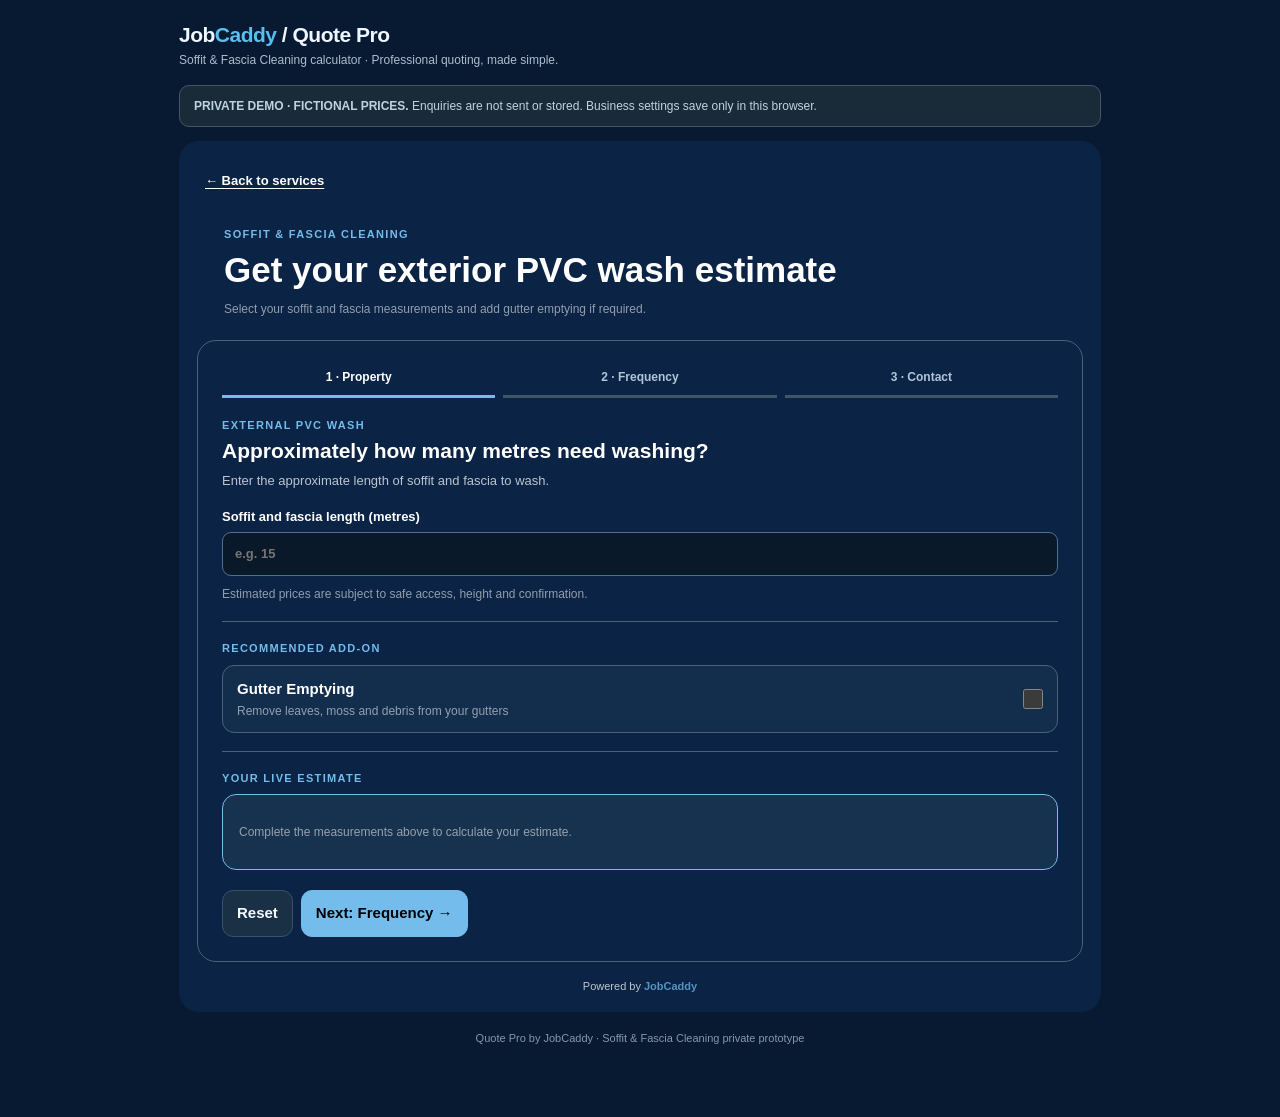
<file: Quote_Pro_Soffit_Fascia_Cleaning_Calculator.html>
<!doctype html>
<html lang="en"><head><meta charset="utf-8"><meta name="viewport" content="width=device-width,initial-scale=1">
<title>Quote Pro — Soffit & Fascia Cleaning calculator</title>
<style>
:root{font-family:-apple-system,BlinkMacSystemFont,"Segoe UI",sans-serif;color-scheme:dark}
*{box-sizing:border-box}body{margin:0;background:#071420;color:#eef6ff;font-size:15px;line-height:1.5}
button,input,select,textarea{font:inherit}button{cursor:pointer}
button:focus-visible,input:focus-visible,select:focus-visible,textarea:focus-visible{outline:3px solid #58bff0;outline-offset:2px}
.app{max-width:950px;margin:auto;padding:19px 14px 70px}
header{display:flex;gap:16px;flex-wrap:wrap;justify-content:space-between;align-items:center;margin-bottom:16px}
.brand{font-size:21px;font-weight:850;letter-spacing:-.5px}.brand span{color:#58bff0}
.subbrand{font-size:12px;color:#acbecc}
.tabs{display:flex;gap:8px}.tab,.btn{border:1px solid #36526a;color:#f5faff;background:#1a3145;border-radius:11px;font-weight:750;padding:11px 14px;min-height:44px}
.tab.active,.btn.primary{background:#58bff0;color:#06243c;border-color:#58bff0}
.notice{background:#192b38;border:1px solid #435668;border-radius:10px;color:#bed3e2;padding:11px 14px;font-size:12px;margin-bottom:14px}
[hidden]{display:none!important}
#customer{--c-bg:#09131f;--c-text:#ffffff;--c-card:#1d314c;--c-select:#131d29;--c-outline:#131d29;--c-accent:#73bceb;--c-btn-text:#06243c;background:var(--c-bg);color:var(--c-text);border-radius:20px;padding:18px}
.hero{padding:23px 27px 0;margin-bottom:22px}.eyebrow{color:var(--c-accent);font-size:11px;letter-spacing:1.3px;font-weight:850}
h1{font-size:clamp(28px,4.2vw,35px);line-height:1.15;margin:8px 0 10px}h2{font-size:21px;line-height:1.27;margin:4px 0 7px}h3{font-size:16px;margin:0 0 11px}
.caption{color:#b9cbd9;font-size:13px;margin:0 0 16px}
.panel{padding:clamp(16px,3vw,24px);border:1px solid #34516c;border-radius:19px}
.steps{display:flex;gap:8px;margin-bottom:19px}.step{flex:1;min-width:0;border-bottom:3px solid #40556a;padding:3px 3px 9px;color:#b1c6d7;text-align:center;font-weight:700;font-size:12px}
.step.active{border-color:var(--c-accent);color:var(--c-text)}
.section{padding:18px 0;border-bottom:1px solid #35516b}.section:first-child{padding-top:0}.section:last-child{padding-bottom:0;border:0}
.choices{display:grid;grid-template-columns:repeat(2,minmax(0,1fr));gap:10px}
.house{min-height:76px;padding:14px 12px;border:1px solid var(--c-outline);background:var(--c-select);color:var(--c-text);border-radius:13px;display:flex;align-items:center;justify-content:center;text-align:center;font-weight:800;line-height:1.25}
.house.selected,.frequency.selected{outline:2px solid var(--c-accent);outline-offset:-2px;border-color:var(--c-accent)}
.extra{display:flex;gap:12px;align-items:center;padding:13px 14px;border-radius:12px;margin-top:9px;border:1px solid var(--c-outline);background:var(--c-select);color:var(--c-text);cursor:pointer}
.extra span{flex:1;line-height:1.35}.extra input{appearance:auto;accent-color:var(--c-accent);width:20px;height:20px;flex:0 0 20px;margin:0}
.extra-sizes{padding:14px 13px;margin:-1px 0 11px;background:var(--c-card);border:1px solid var(--c-outline);border-radius:0 0 13px 13px}
.extra-sizes-title{font-size:13px;font-weight:750;margin:0 0 9px}
.extra-sizes .choices{grid-template-columns:repeat(3,minmax(0,1fr));gap:8px}
.extra-size-btn{min-height:45px;padding:10px 6px;border:1px solid var(--c-outline);background:var(--c-select);color:var(--c-text);font-size:13px;font-weight:800;border-radius:9px}
.extra-size-btn.selected{border-color:var(--c-accent);outline:2px solid var(--c-accent);outline-offset:-2px}
.extra-needs-size{margin:10px 0 0;font-size:12px;opacity:.82}
.admin-size-prices{margin-top:13px;padding:12px;border:1px solid #3b5874;border-radius:10px;background:#10283b}
.admin-size-prices h4{margin:0 0 8px;font-size:13px}
.admin-size-row{border-top:1px solid #35536c;padding:10px 0}
.admin-size-row:first-of-type{border-top:0}
.admin-size-row .size-heading{font-weight:780;font-size:13px;margin-bottom:8px}
.admin-size-row .priceline{grid-template-columns:repeat(3,minmax(0,1fr))}
@media(max-width:620px){.admin-size-row .priceline{grid-template-columns:1fr 1fr}.admin-size-row .priceline .type{grid-column:1/-1}}

.frequency{display:block;width:100%;border:1px solid var(--c-outline);background:var(--c-select);color:var(--c-text);border-radius:11px;padding:13px 15px;margin:8px 0;text-align:left;min-height:47px;font-weight:750}
.estimate{background:var(--c-card);border:1px solid var(--c-accent);border-radius:14px;padding:16px}.estimate .amount{font-size:clamp(27px,5vw,38px);font-weight:900;line-height:1.25}
.estimate-head{display:flex;justify-content:space-between;gap:10px;align-items:start}.estimate .fine{font-size:12px;opacity:.8}
.line{display:flex;justify-content:space-between;gap:12px;align-items:start;font-size:13px;padding:6px 0}.line strong{text-align:right;white-space:nowrap}
.item-breakdown{border-top:1px solid #586c82;margin-top:12px;padding-top:7px}
.formgrid{display:grid;grid-template-columns:1fr 1fr;gap:13px}.field{display:block;font-size:13px;font-weight:700}.field.wide{grid-column:1/-1}
.field input,.field textarea,.field select{display:block;width:100%;padding:11px 12px;margin-top:6px;color:#f4faff;background:#0a192a;border:1px solid #51708c;border-radius:9px;min-width:0}
.field textarea{resize:vertical}.req{color:#ffda74}.muted{opacity:.76;font-size:12px}
.nav{display:flex;justify-content:space-between;align-items:center;gap:10px;margin-top:20px;flex-wrap:wrap}.navright{display:flex;gap:8px}
.nav .btn.primary,#customer .btn.primary{background:var(--c-accent);border-color:var(--c-accent);color:var(--c-btn-text)}
.error{color:#ffb3b3;font-size:13px;margin-top:12px}
.review-card{border:1px solid var(--c-outline);background:var(--c-card);padding:15px;border-radius:13px;margin:12px 0}
.review-row{display:grid;grid-template-columns:36% minmax(0,1fr);gap:10px;font-size:13px;padding:5px 0}
.review-row .key{opacity:.76}.review-row span:last-child{white-space:pre-wrap;overflow-wrap:anywhere}
.disclaimer{border-left:3px solid var(--c-accent);padding:10px 12px;font-size:13px;margin:14px 0;white-space:pre-wrap;background:var(--c-card)}
.powered{text-align:center;font-size:11px;opacity:.74;margin:16px auto 0}.powered strong{color:var(--c-accent)}
#admin{border:1px solid #38546a;border-radius:18px;background:#101e2b;padding:20px}
.adminsec{border-bottom:1px solid #304555;padding:16px 0}.adminsec:first-of-type{padding-top:0}.adminsec:last-of-type{border:0}
.adminsec h2{font-size:19px}.adminhelp{font-size:12px;color:#b4c5d4;margin:3px 0 14px}
.settings{display:grid;grid-template-columns:repeat(2,minmax(0,1fr));gap:12px}
.price-row{border:1px solid #3c5368;border-radius:12px;padding:13px;margin:9px 0;background:#172a39}
.price-row .rowtop{display:flex;gap:9px;flex-wrap:wrap;align-items:center;margin-bottom:11px}
.price-row .rowtop .field{flex:1;min-width:155px}.priceline{display:grid;grid-template-columns:minmax(0,1fr) minmax(0,1fr) minmax(0,1fr);gap:9px}
.price-row .field input,.price-row .field select{padding:9px}
.check{display:inline-flex;align-items:center;gap:8px;font-weight:600;font-size:13px}
.check input[type=checkbox]{appearance:auto;width:19px;height:19px;margin:0;flex:0 0 19px;accent-color:#58bff0}
.pickergrid{display:grid;grid-template-columns:repeat(auto-fit,minmax(130px,1fr));gap:12px;margin:10px 0}
.pickergrid label{font-size:12px;color:#cfdeed;font-weight:650}.pickergrid input{display:block;width:100%;height:42px;margin-top:7px;cursor:pointer;border:1px solid #50687c;border-radius:8px;background:#172b3a;padding:4px}
#admin .field{color:#c6d6e3}#admin .field input,#admin .field textarea,#admin .field select{background:#0a1725}
.adminactions{display:flex;gap:10px;flex-wrap:wrap;margin-top:22px}
.linkaction{color:#8fd5f6;text-decoration:none;background:transparent;border:0;padding:6px 0}
.footer{font-size:11px;color:#809aaf;text-align:center;margin-top:18px}
@media(max-width:620px){.app{padding:12px 10px 55px}#customer{padding:12px}.hero{padding:21px 20px 0;margin-bottom:16px}.panel{padding:16px}header{align-items:start}h1{font-size:30px}.formgrid,.settings{grid-template-columns:1fr}.priceline{grid-template-columns:1fr 1fr}.priceline .type{grid-column:1/-1}.review-row{grid-template-columns:1fr;gap:1px}.navright{flex:1;justify-content:flex-end}.step{font-size:11px}}
#adminTab,#customerTab{display:none}body.owner-demo #adminTab,body.owner-demo #customerTab{display:inline-block}
#customer .caption{color:var(--c-secondary)}
#customer .panel,#customer .section{border-color:var(--c-border)}
#customer .estimate{background:var(--c-estimate)}
#customer .btn.primary{background:var(--c-button);border-color:var(--c-button);color:var(--c-button-text)}
#customer .muted{color:var(--c-secondary)}
#customer > .qp-services-link{display:inline-flex;align-items:center;min-height:44px;padding:4px 8px;color:var(--qp-return-colour,currentColor);font-size:13px;font-weight:700;text-decoration:underline;text-underline-offset:3px}
</style><script src="./quote-pro-theme.js"></script><script src="./quote-pro-screen-fades.js?v=2" defer></script></head><body><div class="app">
<header><div><div class="brand">Job<span>Caddy</span> / Quote Pro</div><div class="subbrand">Soffit &amp; Fascia Cleaning calculator · Professional quoting, made simple.</div></div><div class="tabs"><button type="button" class="tab active" id="customerTab">Customer preview</button><button type="button" class="tab" id="adminTab">Business settings</button></div></header>
<div class="notice"><strong>PRIVATE DEMO · FICTIONAL PRICES.</strong> Enquiries are not sent or stored. Business settings save only in this browser.</div>
<section id="customer">
<a class="qp-services-link" href="./quote-pro-home-v2.html?preview=1&amp;v=service-navigation">← Back to services</a>
<div class="hero"><div class="eyebrow">SOFFIT &amp; FASCIA CLEANING</div><h1>Get your exterior PVC wash estimate</h1><div class="muted">Select your soffit and fascia measurements and add gutter emptying if required.</div></div>
<div class="panel">
<div class="steps" id="steps"></div>
<section id="step-property">
<div class="section"><div class="eyebrow">EXTERNAL PVC WASH</div><h2 id="quantityTitle">How much soffit and fascia needs washing?</h2>
<p id="quantityHelp" class="caption">Enter the approximate length. We’ll confirm the exact details.</p>
<label class="field" for="gutterQuantity"><span id="quantityLabel">Soffit and fascia length (metres)</span><input id="gutterQuantity" type="number" inputmode="decimal" min="1" max="5000" step=".5" placeholder="e.g. 15" autocomplete="off"></label>
<p class="muted" style="margin:9px 0 0">Estimated prices are subject to safe access, height and confirmation.</p></div>
<div class="section" id="pairedService"><div class="eyebrow">RECOMMENDED ADD-ON</div>
<label class="extra"><span><strong>Gutter Emptying</strong><small class="muted" style="display:block;margin-top:3px">Remove leaves, moss and debris from your gutters</small></span><input id="washSelected" type="checkbox"></label>
<div id="washMeasureWrap" hidden style="margin-top:12px">
<h3 id="washQuantityTitle">How much guttering needs emptying?</h3>
<p id="washQuantityHelp" class="caption">Enter the approximate total length.</p>
<label class="field" for="washQuantity"><span id="washQuantityLabel">Gutter length (metres)</span><input id="washQuantity" type="number" inputmode="decimal" min="1" max="5000" step=".5" placeholder="e.g. 15" autocomplete="off"></label>
</div></div><div id="estimate-property" class="section"></div></section>
<section id="step-frequency" hidden><div class="section"><div class="eyebrow">CLEANING FREQUENCY</div><h2>How often would you like your soffits and fascias cleaned?</h2><div id="frequencies"></div></div><div id="estimate-frequency" class="section"></div></section>
<section id="step-contact" hidden><div class="section"><div class="eyebrow">YOUR DETAILS</div><h2>How can we contact you?</h2><p class="caption">Please enter your contact details and any access notes for the PVC cleaning.</p>
<form id="contacts" novalidate><div class="formgrid">
<label class="field">Full name <span class="req">*</span><input id="name" autocomplete="name" required placeholder="Your full name"></label>
<label class="field">Mobile number <span id="phoneRequired" class="req">*</span><input id="phone" type="tel" autocomplete="tel" placeholder="Mobile number"></label>
<label class="field">Email address <span id="emailRequired" class="req" hidden>*</span><input id="email" type="email" autocomplete="email" placeholder="you@example.com"></label>
<label class="field wide">Property address <span class="req">*</span><textarea id="address" rows="2" placeholder="Property address"></textarea></label>
<label class="field wide">Additional notes <span class="muted">(optional)</span><textarea id="notes" rows="3" placeholder="e.g. access restrictions, height or heavy staining"></textarea></label>
</div></form></div><div id="estimate-contact" class="section"></div></section>
<section id="step-review" hidden><div class="section"><div class="eyebrow">FINAL STEP</div><h2>Review your enquiry</h2><p class="caption">Please check your choices and contact details before submitting.</p><div id="review-details"></div><div id="review-amount"></div><p id="review-disclaimer" class="disclaimer"></p><p class="muted">Private prototype: the button demonstrates submission without sending personal data.</p>
<div class="nav"><button id="reviewEdit" class="btn" type="button">← Edit details</button><button id="submit" class="btn primary" type="button">Submit my enquiry →</button></div></div></section>
<section id="step-done" hidden><div class="section"><div class="eyebrow">DEMO COMPLETE</div><h2>Enquiry preview finished</h2><p>This demonstration has completed. <strong>No personal information has been submitted or stored.</strong></p><button id="restart" class="btn primary" type="button">Start again</button></div></section>
<p class="error" id="error" role="alert" hidden></p>
<div class="nav" id="navigation"><button class="btn" type="button" id="back">← Back</button><div class="navright"><button class="btn" type="button" id="reset">Reset</button><button class="btn primary" type="button" id="next">Continue →</button></div></div>
</div><div class="powered">Powered by <strong>JobCaddy</strong></div></section>
<section id="admin" hidden><a href="./business-settings.html" style="display:inline-block;margin:12px 0 15px;color:#73bceb;font-size:13px;font-weight:750;text-decoration:underline">← Main business dashboard</a>
<div class="eyebrow">QUOTE PRO · SOFFIT &amp; FASCIA CLEANING</div><h1>Business settings</h1><p class="adminhelp">Set your prices, branding and customer journey. Click Save settings to apply your changes.</p>
<div class="adminsec"><h2>Shared Quote Pro colour theme</h2>
 <p class="adminhelp">All services now use the same colours as your Quote Pro homepage. Change the palette once in <a style="color:#8dd6fa;font-weight:750" href="./business-settings.html">Main Business Settings → Shared Colour Theme</a>. Your pricing and other settings stay separate for each service.</p></div>
 <div class="adminsec" hidden style="display:none"><h2>Calculator colours</h2><div class="pickergrid"><label>Background<input id="colorBg" type="color"></label><label>Font colour<input id="colorText" type="color"></label><label>Card colour<input id="colorCard" type="color"></label><label>Selector boxes<input id="colorSelector" type="color"></label><label>Selector outlines<input id="colorOutline" type="color"></label><label>Accent colour<input id="colorAccent" type="color"></label>
<label>Page background<input id="colorPage" type="color"></label>
<label>Secondary text<input id="colorSecondary" type="color"></label>
<label>Primary buttons<input id="colorButton" type="color"></label>
<label>Button text<input id="colorButtonText" type="color"></label>
<label>Panel borders<input id="colorBorder" type="color"></label>
<label>Live estimate box<input id="colorEstimate" type="color"></label></div><button class="btn" type="button" id="paletteReset">Restore default colours</button></div>
<div class="adminsec"><h2>Soffit &amp; Fascia Cleaning prices</h2>
<p class="adminhelp">Set the main cleaning price per metre or per property side, using a fixed price or range.</p>
<label class="field" style="max-width:430px">Pricing method<select id="gutterPricingMethod"><option value="metre">Price per metre</option><option value="side">Price per side</option></select></label>
<div class="price-row"><h3>Per-metre pricing</h3><div class="priceline"><label class="field type">Pricing<select id="gutterMeterMode"><option value="fixed">Fixed rate</option><option value="range">Rate range</option></select></label><label class="field">Minimum (£/m)<input id="gutterMeterLo" type="number" min="0" step=".01"></label><label class="field" id="gutterMeterHiWrap">Maximum (£/m)<input id="gutterMeterHi" type="number" min="0" step=".01"></label></div></div>
<div class="price-row"><h3>Per-side pricing</h3><div class="priceline"><label class="field type">Pricing<select id="gutterSideMode"><option value="fixed">Fixed rate</option><option value="range">Rate range</option></select></label><label class="field">Minimum (£/side)<input id="gutterSideLo" type="number" min="0" step=".01"></label><label class="field" id="gutterSideHiWrap">Maximum (£/side)<input id="gutterSideHi" type="number" min="0" step=".01"></label></div></div></div>
<div class="adminsec"><h2>Optional Gutter Emptying prices</h2><p class="adminhelp">Recommend gutter emptying beneath the PVC wash. Set its own rate per metre or per property side.</p>
<label class="check"><input id="washEnabled" type="checkbox"> Offer gutter emptying</label>
<label class="field" style="max-width:430px;margin-top:12px">Pricing method<select id="washPricingMethod"><option value="metre">Price per metre</option><option value="side">Price per side</option></select></label>
<div class="price-row"><h3>Per-metre gutter rates</h3><div class="priceline"><label class="field type">Pricing<select id="washMeterMode"><option value="fixed">Fixed rate</option><option value="range">Rate range</option></select></label><label class="field">Minimum (£/m)<input id="washMeterLo" type="number" min="0" step=".01"></label><label class="field" id="washMeterHiWrap">Maximum (£/m)<input id="washMeterHi" type="number" min="0" step=".01"></label></div></div>
<div class="price-row"><h3>Per-side gutter rates</h3><div class="priceline"><label class="field type">Pricing<select id="washSideMode"><option value="fixed">Fixed rate</option><option value="range">Rate range</option></select></label><label class="field">Minimum (£/side)<input id="washSideLo" type="number" min="0" step=".01"></label><label class="field" id="washSideHiWrap">Maximum (£/side)<input id="washSideHi" type="number" min="0" step=".01"></label></div></div></div>
<div class="adminsec"><h2>Cleaning frequencies</h2><p class="adminhelp">Choose which frequencies to show and optionally apply a percentage increase to each one.</p><div id="admin-frequencies"></div><button type="button" class="linkaction" id="addFrequency">+ Add frequency</button></div>
<div class="adminsec"><h2>Estimate settings</h2><div class="settings">
<label class="field">Minimum charge (£)<input type="number" min="0" step="0.01" id="minimum"></label>
<label class="field">Estimate buffer<select id="bufferMode"><option value="off">Off</option><option value="percent">Percentage ±%</option><option value="amount">Fixed amount ±£</option></select></label>
<label class="field">Buffer value<input type="number" min="0" step=".01" id="bufferValue"></label>
<label class="field">Contact details position<select id="contactPosition"><option value="end">At the end</option><option value="start">At the start</option></select></label>
<label class="field">When to show estimated price<select id="estimateTiming"><option value="live">Live throughout</option><option value="end">Final review only</option></select></label>
<label class="field">Required contact details<select id="contactRule"><option value="mobile">Mobile required; email optional</option><option value="email">Email required; mobile optional</option><option value="both">Both mobile and email required</option></select></label>
</div><p class="adminhelp">This estimate assumes gutters can be reached safely. Height, access and condition may affect the final quote. A buffer creates a natural range for possible differences in the work described. For example, £25 ±10% is displayed as £22–£28 (rounded outward to whole pounds). It is not an additional charge. Your minimum charge is respected.</p>
<label class="check"><input id="showBreakdown" type="checkbox"> Show itemised prices in live estimate and quote summary</label>
<p class="adminhelp">When off, customers see only the total estimate, never individual prices. Property and extra selection buttons never show individual prices.</p>
<label class="check"><input id="showDisclaimer" type="checkbox"> Show final estimate disclaimer</label>
<label class="field" style="margin-top:10px">Disclaimer wording<textarea id="disclaimerText" rows="2"></textarea></label>
</div>
<div class="adminactions"><button id="save" type="button" class="btn primary">Save settings</button><button id="preview" type="button" class="btn">Preview calculator</button></div><p class="adminhelp" role="status" id="admin-message"></p></section>
<div class="footer">Quote Pro by JobCaddy · Soffit &amp; Fascia Cleaning private prototype</div>
</div>
<script>
(function(){
"use strict";
var $=id=>document.getElementById(id);
var defaults={
 colors:{bg:"#09131f",text:"#ffffff",card:"#1d314c",selector:"#131d29",outline:"#131d29",accent:"#73bceb",page:"#071420",secondary:"#b9cbd9",button:"#73bceb",buttontext:"#06243c",border:"#34516c",estimate:"#1d314c"},
 gutterPricingMethod:"metre",gutterRates:{metre:{mode:"range",lo:5,hi:7},side:{mode:"range",lo:35,hi:50}},
 washEnabled:true,washPricingMethod:"metre",washRates:{metre:{mode:"range",lo:3,hi:4},side:{mode:"fixed",lo:25,hi:25}},
 frequencies:[{id:"once",name:"One-off clean",on:true,inc:false,pct:0},{id:"6m",name:"Every 6 months",on:true,inc:false,pct:0},{id:"12m",name:"Every 12 months",on:true,inc:false,pct:0}],
 minimum:30,bufferMode:"off",bufferValue:10,contactPosition:"end",estimateTiming:"live",contactRule:"mobile",
 showBreakdown:false,showDisclaimer:true,disclaimerText:"This is a provisional exterior PVC wash estimate. Final price depends on safe access, height, condition and confirmation by the service provider."
};
var clone=obj=>JSON.parse(JSON.stringify(obj));
var config=clone(defaults);
try{var saved=JSON.parse(localStorage.getItem("quotepro-soffit-fascia-v1")||"null");if(saved&&typeof saved==="object"){
 config=Object.assign(clone(defaults),saved);
 }}catch(e){}

var state={step:"property",quantity:null,washSelected:false,washQuantity:null,frequency:null};
var esc=value=>String(value==null?"":value).replace(/[&<>"']/g,ch=>({"&":"&amp;","<":"&lt;",">":"&gt;",'"':"&quot;","'":"&#39;"}[ch]));
var money=value=>"£"+Number(value).toFixed(2);
function order(){return config.contactPosition==="start"?["contact","property","frequency"]:["property","frequency","contact"]}
function label(step){return ({property:"Property",frequency:"Frequency",contact:"Contact"})[step]}
function color(hex){return /^#[0-9a-f]{6}$/i.test(hex||"")?hex:"#58bff0"}
function applyTheme(){
 var customer=$("customer"),cs={...defaults.colors,...(config.colors||{})};
 for(var pair of [["bg","--c-bg"],["text","--c-text"],["card","--c-card"],["selector","--c-select"],["outline","--c-outline"],["accent","--c-accent"],["secondary","--c-secondary"],["button","--c-button"],["buttontext","--c-button-text"],["border","--c-border"],["estimate","--c-estimate"]])
  customer.style.setProperty(pair[1],color(cs[pair[0]]));
 document.body.style.background=color(cs.page||defaults.colors.page);
 var hex=color(cs.accent).slice(1),rgb=[0,2,4].map(i=>parseInt(hex.substring(i,i+2),16)/255).map(v=>v<=.04045?v/12.92:Math.pow((v+.055)/1.055,2.4));
 customer.style.setProperty("--c-btn-text",(.2126*rgb[0]+.7152*rgb[1]+.0722*rgb[2])>.179?"#051b2a":"#ffffff");
 window.QuoteProTheme?.applyCalculator(customer,"standard");
}
function amountValid(v,method){
 var qty=Number(v);
 return v!==null&&v!==""&&Number.isFinite(qty)&&qty>=1&&qty<=(method==="side"?20:5000)&&(method!=="side"||Number.isInteger(qty));
}
function calc(){
 var method=config.gutterPricingMethod==="side"?"side":"metre";
 var rates=config.gutterRates?.[method]||defaults.gutterRates[method];
 var qty=Number(state.quantity)||0;
 var validQty=amountValid(state.quantity,method);
 var unit=method==="metre"?"m":"side"+(qty===1?"":"s");
 var base=validQty?{name:"Soffit & Fascia Cleaning · "+qty+" "+unit,mode:rates.mode,lo:qty*Number(rates.lo),hi:qty*Number(rates.mode==="range"?rates.hi:rates.lo)}:null;
 var washActive=!!config.washEnabled&&state.washSelected;
 var washMethod=config.washPricingMethod==="side"?"side":"metre";
 var washQty=Number(state.washQuantity)||0;
 var validWashQty=!washActive||amountValid(state.washQuantity,washMethod);
 var washRates=config.washRates?.[washMethod]||defaults.washRates[washMethod];
 var washUnit=washMethod==="metre"?"m":"side"+(washQty===1?"":"s");
 var wash=washActive&&validWashQty?{name:"Gutter Emptying · "+washQty+" "+washUnit,mode:washRates.mode,lo:washQty*Number(washRates.lo),hi:washQty*Number(washRates.mode==="range"?washRates.hi:washRates.lo)}:null;
 var items=[...(base?[base]:[]),...(wash?[wash]:[])],freq=config.frequencies.find(x=>x.id===state.frequency&&x.on);
 var multiplier=freq&&freq.inc?1+Number(freq.pct)/100:1;
 var lo=items.reduce((a,x)=>a+Number(x.lo),0)*multiplier;
 var hi=items.reduce((a,x)=>a+Number(x.mode==="range"?x.hi:x.lo),0)*multiplier;
 var minimum=Number(config.minimum)||0;
 var buffer=config.bufferMode!=="off"&&items.length>0,val=Number(config.bufferValue)||0;
 var lowBuffer=buffer?(config.bufferMode==="amount"?val:lo*val/100):0;
 var highBuffer=buffer?(config.bufferMode==="amount"?val:hi*val/100):0;
 return {items,lo:items.length?Math.max(minimum,buffer?Math.floor(lo-lowBuffer):lo):0,
 hi:items.length?Math.max(minimum,buffer?Math.ceil(hi+highBuffer):hi):0,buffer,multiplier,freq,validQty,qty,method,washActive,washMethod,washQty,validWashQty};
}
function formatted(v){return config.bufferMode!=="off"?"£"+Math.round(v):money(v)}
function range(lo,hi){return Math.abs(lo-hi)<.005?formatted(lo):formatted(lo)+"–"+formatted(hi)}
function quoteMarkup(){
 var p=calc();if(!p.validQty)return '<p class="muted">Enter the soffit and fascia length to calculate your estimate.</p>';
 if(!p.validWashQty)return '<p class="muted">Enter the gutter emptying measurement to calculate the combined estimate.</p>';
 var parts=p.items.map(x=>{
 var lo=Number(x.lo)*p.multiplier,hi=Number(x.mode==="range"?x.hi:x.lo)*p.multiplier;
 return '<div class="line"><span>'+esc(x.name)+'</span><strong>'+money(lo)+(hi-lo>.005?'–'+money(hi):'')+'</strong></div>';
 }).join("");
 return '<div class="estimate"><div class="estimate-head"><div><div class="fine">YOUR ESTIMATED PRICE</div><div class="amount">'+range(p.lo,p.hi)+'</div></div><div class="fine">'+esc(p.freq?.name||"")+'</div></div>'+
 (config.showBreakdown?'<div class="item-breakdown">'+parts+'</div>':"")+
 (p.buffer?'<p class="fine" style="margin:9px 0 0">This is an estimated range. Final price subject to confirmation.</p>':"")+'</div>';
}
function render(){
 applyTheme();var steps=order(),current=state.step;
 $("steps").innerHTML=steps.map((s,i)=>'<div class="step '+(s===current?"active":"")+'">'+(i+1)+' · '+label(s)+'</div>').join("");
 for(var s of ["property","frequency","contact","review","done"])$("step-"+s).hidden=s!==current;
 $("steps").hidden=current==="review"||current==="done";$("navigation").hidden=current==="review"||current==="done";
 if(["review","done"].includes(current))return;
 $("back").hidden=steps.indexOf(current)===0;
 $("next").textContent=steps.indexOf(current)===steps.length-1?"Review my quote →":"Next: "+label(steps[steps.indexOf(current)+1])+" →";
 var side=config.gutterPricingMethod==="side";
 $("quantityTitle").textContent=side?"How many sides need soffit and fascia cleaning?":"Approximately how many metres need washing?";
 $("quantityLabel").textContent=side?"Number of sides to wash":"Soffit and fascia length (metres)";
 $("quantityHelp").textContent=side?"Count property sides needing soffit and fascia cleaning (front and rear = 2 sides).":"Enter the approximate length of soffit and fascia to wash.";
 $("gutterQuantity").step=side?"1":"0.5";
 $("gutterQuantity").max=side?"20":"5000";
 $("gutterQuantity").placeholder=side?"e.g. 2":"e.g. 15";
 $("gutterQuantity").value=state.quantity==null?"":state.quantity;
 var showWash=!!config.washEnabled,washSide=config.washPricingMethod==="side";
 $("pairedService").hidden=!showWash;
 $("washSelected").checked=showWash&&state.washSelected;
 $("washMeasureWrap").hidden=!showWash||!state.washSelected;
 $("washQuantityTitle").textContent=washSide?"How many sides need gutter emptying?":"How many metres of guttering need emptying?";
 $("washQuantityLabel").textContent=washSide?"Number of sides with gutters":"Approximate gutter length (metres)";
 $("washQuantityHelp").textContent=washSide?"Enter the number of property sides needing gutter emptying.":"Enter the approximate gutter length needing emptying.";
 $("washQuantity").step=washSide?"1":"0.5";
 $("washQuantity").max=washSide?"20":"5000";
 $("washQuantity").placeholder=washSide?"e.g. 2":"e.g. 15";
 $("washQuantity").value=state.washQuantity==null?"":state.washQuantity;
 $("frequencies").innerHTML=config.frequencies.filter(x=>x.on).map(x=>'<button type="button" class="frequency '+(state.frequency===x.id?"selected":"")+'" data-frequency="'+esc(x.id)+'">'+esc(x.name)+'</button>').join("");
 $("phoneRequired").hidden=config.contactRule==="email";$("emailRequired").hidden=config.contactRule==="mobile";
 var show=config.estimateTiming==="live";
 for(var step of ["property","frequency","contact"]){
  $("estimate-"+step).hidden=!show;
  if(show)$("estimate-"+step).innerHTML='<div class="eyebrow" style="margin-bottom:8px">YOUR LIVE ESTIMATE</div>'+(calc().validQty&&calc().validWashQty?quoteMarkup():'<div class="estimate"><p class="muted">Complete the measurements above to calculate your estimate.</p></div>');
 }
 $("error").hidden=true;
}
function error(message){$("error").textContent=message;$("error").hidden=false;$("error").scrollIntoView({block:"nearest"})}
function validateContact(){
 var name=$("name").value.trim(),phone=$("phone").value.trim(),email=$("email").value.trim();
 if(!name)return "Please enter your full name.";
 if(!$("address").value.trim())return "Please enter your property address.";
 if(["mobile","both"].includes(config.contactRule)&&!phone)return "Please enter your mobile number.";
 if(["email","both"].includes(config.contactRule)&&!email)return "Please enter your email address.";
 if(email&&!/^[^\s@]+@[^\s@]+\.[^\s@]+$/.test(email))return "Please enter a valid email address.";
 if(phone&&!/^[+\d\s()\-]{7,25}$/.test(phone))return "Please enter a valid mobile number.";
 return null;
}
function next(){
 var s=state.step;
 if(s==="property"&&!calc().validQty)return error(config.gutterPricingMethod==="side"?"Please enter whole number of sides to wash (1–20).":"Enter the soffit and fascia length (minimum 1 metre).");
 if(s==="property"&&!calc().validWashQty)return error(config.washPricingMethod==="side"?"Please enter number of gutter sides (1–20).":"Enter the gutter emptying length (minimum 1 metre).");
 
 if(s==="frequency"&&!state.frequency)return error("Please select a cleaning frequency.");
 if(s==="contact"){var invalid=validateContact();if(invalid)return error(invalid)}
 var steps=order(),i=steps.indexOf(s);
 if(i===steps.length-1){state.step="review";renderReview()}else{state.step=steps[i+1];render();$("customer").scrollIntoView({block:"start"})}
}
function summaryRow(key,value){return '<div class="review-row"><span class="key">'+esc(key)+'</span><span>'+esc(value||"—")+'</span></div>'}
function renderReview(){
 render();var p=calc();
 $("review-details").innerHTML='<div class="review-card"><h3>Your contact details</h3>'+
 summaryRow("Full name",$("name").value.trim())+summaryRow("Mobile",$("phone").value.trim())+summaryRow("Email",$("email").value.trim())+summaryRow("Address",$("address").value.trim())+summaryRow("Notes",$("notes").value.trim())+'</div>'+
 '<div class="review-card"><h3>Your selections</h3>'+summaryRow("Soffit & Fascia method",p.method==="side"?"Per side":"Per metre")+summaryRow("Soffit & Fascia quantity",p.qty+" "+(p.method==="side"?"sides":"metres"))+summaryRow("Included service","Soffit & Fascia Cleaning")+
 (p.washActive?summaryRow("Gutter Emptying",p.washQty+" "+(p.washMethod==="side"?"sides":"metres")):summaryRow("Gutter Emptying","Not selected"))+
 summaryRow("Cleaning frequency",p.freq?.name||"—")+'</div>';
 $("review-amount").innerHTML=quoteMarkup();
 $("review-disclaimer").textContent=config.disclaimerText||defaults.disclaimerText;
 $("review-disclaimer").hidden=!config.showDisclaimer;
 $("customer").scrollIntoView({block:"start"});
}
$("gutterQuantity").addEventListener("input",e=>{state.quantity=e.target.value===""?null:Number(e.target.value);render()});
$("washSelected").addEventListener("change",e=>{state.washSelected=e.target.checked;if(!e.target.checked)state.washQuantity=null;render()});
$("washQuantity").addEventListener("input",e=>{state.washQuantity=e.target.value===""?null:Number(e.target.value);render()});
$("frequencies").addEventListener("click",e=>{var b=e.target.closest("[data-frequency]");if(b){state.frequency=b.dataset.frequency;render()}});
$("next").onclick=next;$("back").onclick=()=>{var steps=order(),i=steps.indexOf(state.step);if(i>0){state.step=steps[i-1];render();$("customer").scrollIntoView({block:"start"})}};
function reset(){if(!confirm("Reset all customer choices?"))return;state={step:order()[0],quantity:null,washSelected:false,washQuantity:null,frequency:null};$("contacts").reset();render()}
$("reset").onclick=reset;$("restart").onclick=reset;
$("reviewEdit").onclick=()=>{state.step=order()[order().length-1];render();$("customer").scrollIntoView({block:"start"})};
$("submit").onclick=()=>{state.step="done";render();$("customer").scrollIntoView({block:"start"})};
function showAdmin(isAdmin){
 $("admin").hidden=!isAdmin;$("customer").hidden=isAdmin;
 $("adminTab").classList.toggle("active",isAdmin);$("customerTab").classList.toggle("active",!isAdmin);
 if(isAdmin)renderAdmin();else{state.step=order()[0];render()}
 window.scrollTo(0,0);
}
$("adminTab").onclick=()=>showAdmin(true);$("customerTab").onclick=()=>showAdmin(false);$("preview").onclick=()=>showAdmin(false);
function frequencyRow(item){
 return '<div class="price-row" data-id="'+esc(item.id)+'"><div class="rowtop"><label class="field">Name<input data-name value="'+esc(item.name)+'"></label><label class="check"><input data-on type="checkbox" '+(item.on?"checked":"")+'> Show</label><button type="button" class="btn" data-remove style="padding:7px 9px;min-height:36px">Delete</button></div>'+
  '<div class="priceline"><label class="check"><input type="checkbox" data-inc '+(item.inc?"checked":"")+'> Increase frequency price</label><label class="field">Increase (%)<input data-pct type="number" min="0" max="500" step=".1" value="'+esc(item.pct||0)+'" '+(!item.inc?"disabled":"")+'></label></div></div>';
}
function renderAdmin(){
 var cs=config.colors||defaults.colors;
 for(var key of ["Bg","Text","Card","Selector","Outline","Accent","Page","Secondary","Button","ButtonText","Border","Estimate"])$("color"+key).value=cs[key.toLowerCase()]||defaults.colors[key.toLowerCase()];
 $("admin-frequencies").innerHTML=config.frequencies.map(frequencyRow).join("");
 $("gutterPricingMethod").value=config.gutterPricingMethod||"metre";
 $("washEnabled").checked=!!config.washEnabled;
 $("washPricingMethod").value=config.washPricingMethod||"metre";
 for(var service of ["gutter","wash"]){
  var key=service==="gutter"?"gutterRates":"washRates";
  for(var type of ["Meter","Side"]){var method=type==="Meter"?"metre":"side",rate=config[key]?.[method]||defaults[key][method];
   $(service+type+"Mode").value=rate.mode;
   $(service+type+"Lo").value=rate.lo;
   $(service+type+"Hi").value=rate.hi;
   $(service+type+"HiWrap").hidden=rate.mode!=="range";
  }
 }
 for(var key of ["minimum","bufferMode","bufferValue","contactPosition","estimateTiming","contactRule"])$(key).value=config[key];
 $("showBreakdown").checked=!!config.showBreakdown;$("showDisclaimer").checked=!!config.showDisclaimer;
 $("disclaimerText").value=config.disclaimerText;
 $("admin-message").textContent="";
}
$("paletteReset").onclick=()=>{for(var k of ["bg","text","card","selector","outline","accent","page","secondary","button","buttontext","border","estimate"])$("color"+(k==="buttontext"?"ButtonText":k[0].toUpperCase()+k.slice(1))).value=defaults.colors[k]};
$("addFrequency").onclick=()=>{
 var item={id:"f"+Date.now(),name:"",on:true,inc:false,pct:0};
 $("admin-frequencies").insertAdjacentHTML("beforeend",frequencyRow(item));
};
$("admin").addEventListener("click",e=>{var b=e.target.closest("[data-remove]");if(b)b.closest(".price-row").remove()});
for(var service of ["gutter","wash"])for(var type of ["Meter","Side"])$(service+type+"Mode").addEventListener("change",e=>{$(service+type+"HiWrap").hidden=e.target.value!=="range"});
$("admin").addEventListener("change",e=>{
 var row=e.target.closest(".price-row");if(!row)return;
 if(e.target.matches("[data-inc]"))row.querySelector("[data-pct]").disabled=!e.target.checked;
});
function readFrequencies(){
 var rows=[...$("admin-frequencies").querySelectorAll(".price-row")],result=[],names=new Set();
 for(var row of rows){
  var name=row.querySelector("[data-name]").value.trim();
  if(!name)throw Error("Give each frequency a name, or delete the empty row.");
  if(names.has(name.toLowerCase()))throw Error("Duplicate frequency name: "+name);
  names.add(name.toLowerCase());
  var inc=row.querySelector("[data-inc]").checked;
  var pct=Number(row.querySelector("[data-pct]").value);
  if(inc&&(!Number.isFinite(pct)||pct<0||pct>500))throw Error("Invalid frequency increase for "+name);
  result.push({id:row.dataset.id,name,on:row.querySelector("[data-on]").checked,inc,pct});
 }
 return result;
}
function readServiceRates(service){
 return Object.fromEntries(["Meter","Side"].map(type=>{
  var key=type==="Meter"?"metre":"side",mode=$(service+type+"Mode").value;
  var loText=$(service+type+"Lo").value.trim(),hiText=$(service+type+"Hi").value.trim();
  var lo=Number(loText),hi=mode==="range"?Number(hiText):lo;
  if(loText===""||!Number.isFinite(lo)||lo<0)throw Error("Enter a valid "+service+" price per "+key+".");
  if(mode==="range"&&(hiText===""||!Number.isFinite(hi)||hi<lo))throw Error("Enter a valid "+service+" maximum price per "+key+".");
  return [key,{mode,lo,hi}];
 }));
}
$("save").onclick=()=>{
 try{
 var p={
 colors:Object.fromEntries(["Bg","Text","Card","Selector","Outline","Accent","Page","Secondary","Button","ButtonText","Border","Estimate"].map(k=>[k.toLowerCase(),$("color"+k).value])),
 gutterPricingMethod:$("gutterPricingMethod").value,
 washEnabled:$("washEnabled").checked,
 washPricingMethod:$("washPricingMethod").value,
 gutterRates:readServiceRates("gutter"),
 washRates:readServiceRates("wash"),
 frequencies:readFrequencies(),
 minimum:Number($("minimum").value),bufferMode:$("bufferMode").value,bufferValue:Number($("bufferValue").value),
 contactPosition:$("contactPosition").value,estimateTiming:$("estimateTiming").value,contactRule:$("contactRule").value,
 showBreakdown:$("showBreakdown").checked,showDisclaimer:$("showDisclaimer").checked,disclaimerText:$("disclaimerText").value.trim().slice(0,500)
 };
 if(!p.frequencies.some(x=>x.on))throw Error("Enable at least one cleaning frequency.");
 if(!Number.isFinite(p.minimum)||p.minimum<0)throw Error("Enter a valid minimum charge.");
 if(!Number.isFinite(p.bufferValue)||p.bufferValue<0||(p.bufferMode==="percent"&&p.bufferValue>100))throw Error("Enter a valid buffer (0–100% for percentages).");
 config=p;state={step:order()[0],quantity:null,washSelected:false,washQuantity:null,frequency:null};$("contacts").reset();applyTheme();
 try{localStorage.setItem("quotepro-soffit-fascia-v1",JSON.stringify(config));$("admin-message").textContent="Settings saved in this browser. Select Preview calculator to review."}
 catch(e){$("admin-message").textContent="Settings applied for this session; local storage is unavailable."}
 }catch(e){$("admin-message").textContent=e.message}
};
state.step=order()[0];render();
if(new URLSearchParams(location.search).get("admin")==="1"){
 document.body.classList.add("owner-demo");showAdmin(true);
}
})();
</script></body></html>
</file>
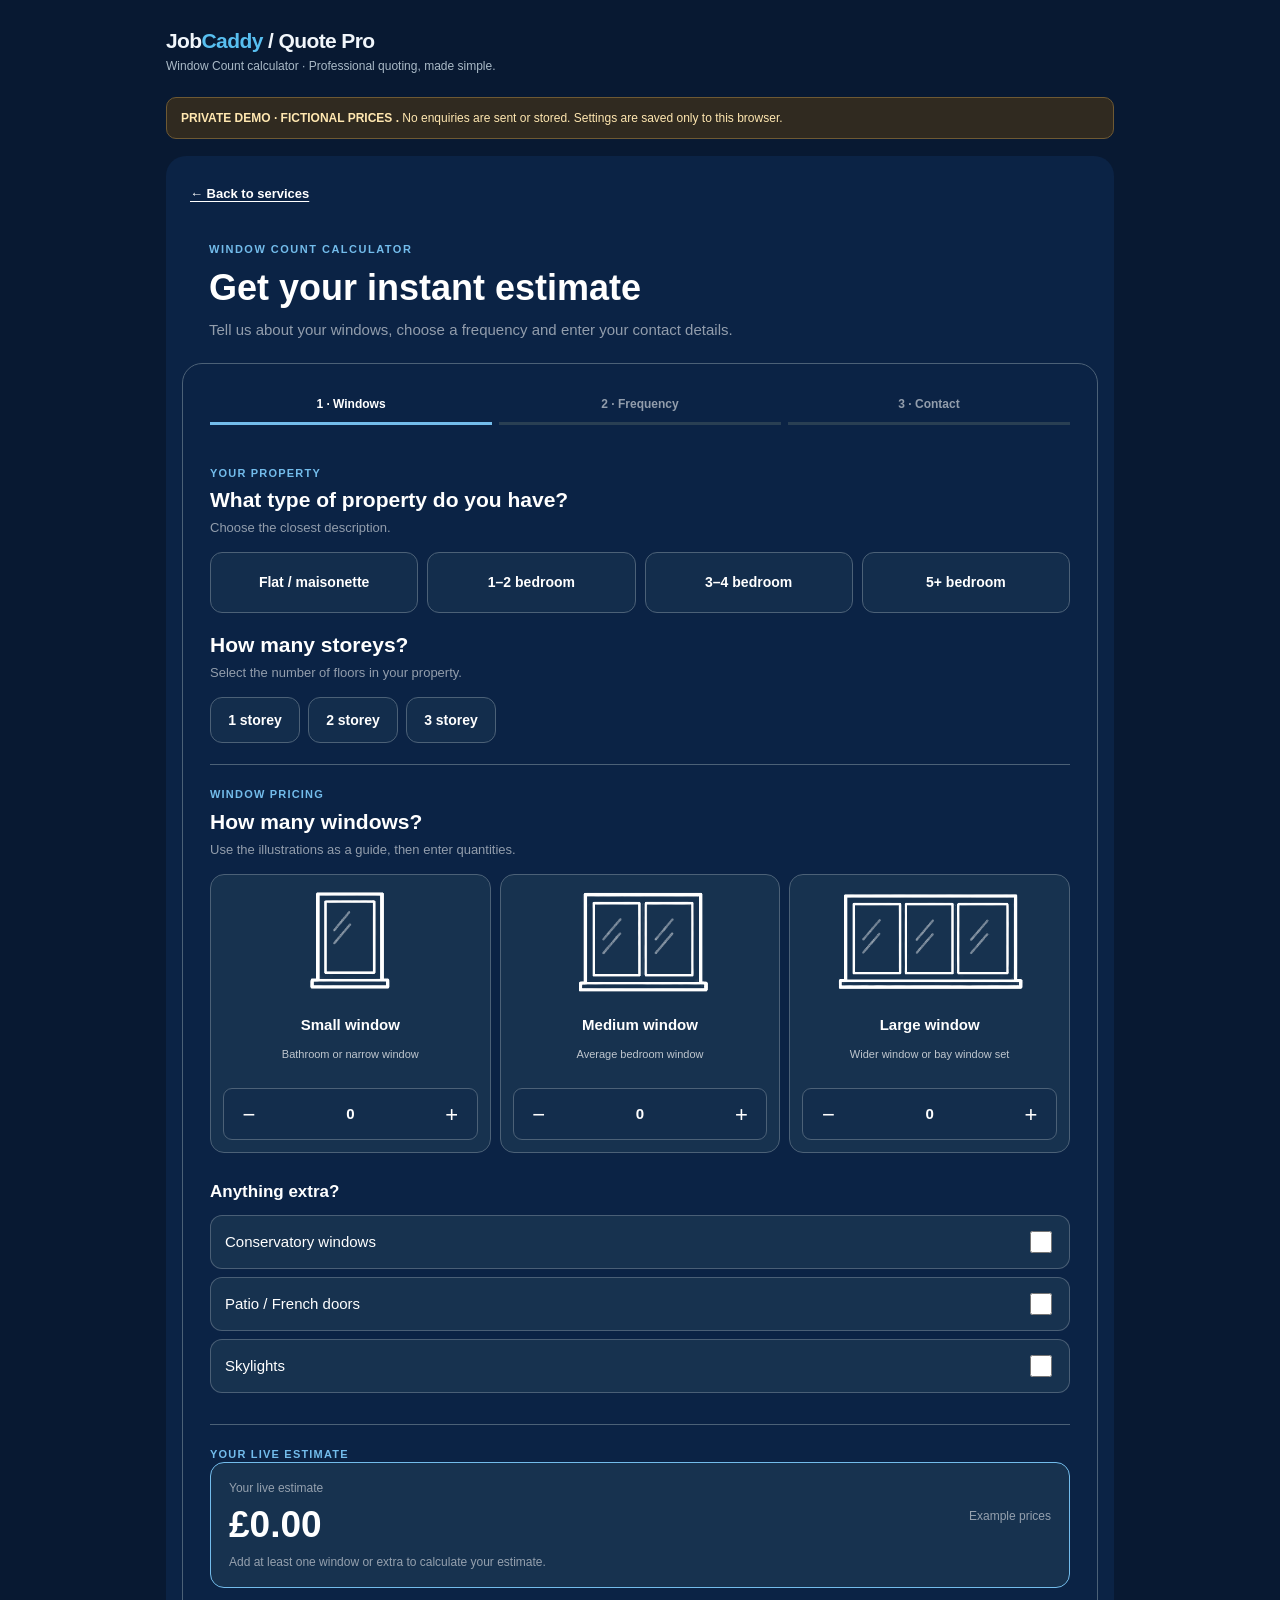
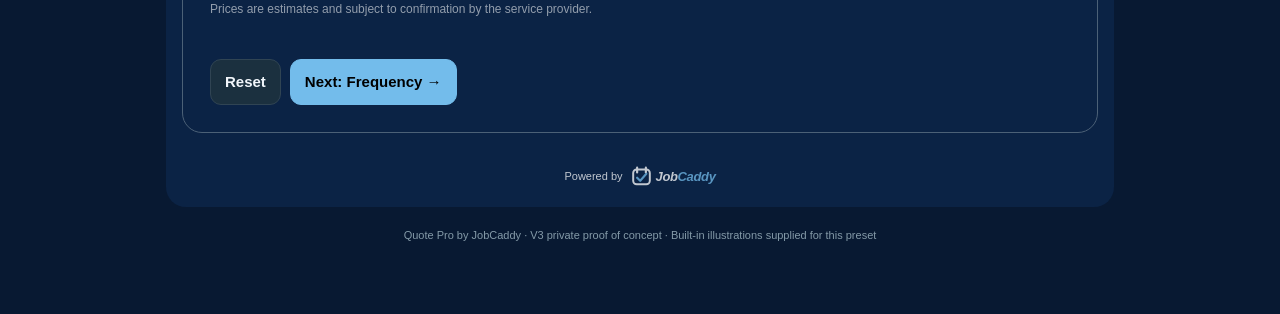
<file: Quote_Pro_Window_Cleaning_Prototype_v3.html>
<!doctype html><html lang="en"><head><meta charset="utf-8"><meta name="viewport" content="width=device-width,initial-scale=1"><title>Quote Pro — Window Count calculator</title>
<style>
:root{--bg:#071420;--panel:#101d28;--panel2:#172733;--stroke:#304453;--ink:#f1f6fb;--muted:#aabac7;--accent:#58bff0;--yellow:#ffd85a;--danger:#ff9e9e}*{box-sizing:border-box}body{margin:0;background:var(--bg);color:var(--ink);font:15px/1.5 -apple-system,BlinkMacSystemFont,"Segoe UI",sans-serif}button,input,select,textarea{font:inherit}button{cursor:pointer}button:disabled{opacity:.45;cursor:not-allowed}.wrap{width:min(980px,100%);margin:auto;padding:20px 16px 70px}.mast{display:flex;justify-content:space-between;gap:16px;align-items:center;margin:5px 0 22px}.logo{font-weight:850;font-size:21px;letter-spacing:-.6px}.logo b{color:var(--accent)}.tag{font-size:12px;color:var(--muted)}.switches{display:flex;gap:7px;flex-wrap:wrap}.switches button,.btn{border:1px solid var(--stroke);border-radius:11px;background:#1b303f;color:var(--ink);padding:11px 15px;font-weight:700}.switches .active,.btn.main{background:var(--accent);border-color:var(--accent);color:#052035}.notice{padding:11px 14px;border:1px solid #6e5933;border-radius:10px;background:#302a20;color:#ffe7b0;font-size:12px;margin-bottom:17px}.intro{margin-bottom:17px}.intro .kicker{letter-spacing:1.5px;color:var(--accent);font-size:11px;font-weight:800}.intro h1{font-size:clamp(26px,4vw,37px);line-height:1.15;margin:8px 0}.muted{color:var(--muted)}.box{background:var(--panel);border:1px solid var(--stroke);border-radius:22px;padding:clamp(16px,3vw,29px)}.steps{display:flex;gap:7px;margin-bottom:22px}.step{flex:1;text-align:center;border-bottom:3px solid #334958;padding:4px 3px 10px;color:var(--muted);font-size:12px;font-weight:750}.step.active{border-color:var(--accent);color:var(--ink)}.section{padding:23px 0;border-bottom:1px solid var(--stroke)}.section:first-of-type{padding-top:0}.section:last-child{border:0;padding-bottom:0}.kicker{font-size:11px;font-weight:800;letter-spacing:1.2px;color:var(--accent)}h2{font-size:21px;margin:7px 0 4px}.desc{color:var(--muted);margin:0 0 17px;font-size:13px}.properties,.grid{display:grid;grid-template-columns:repeat(4,minmax(0,1fr));gap:10px}.property,.floor{border:1px solid var(--stroke);background:var(--panel2);color:var(--ink);border-radius:13px;padding:13px 10px;font-weight:700;min-height:64px}.property.selected,.floor.selected,.frequency.selected{border-color:var(--accent);outline:1px solid var(--accent);background:#153749}.floors{display:flex;gap:9px;flex-wrap:wrap}.floor{min-height:46px;min-width:95px}.grid{grid-template-columns:repeat(3,minmax(0,1fr))}.item{border:1px solid var(--stroke);background:var(--panel2);border-radius:15px;overflow:hidden;min-width:0}.art{height:137px;background:transparent;color:var(--ink);padding:8px;display:flex;align-items:center;justify-content:center}.art img{width:100%;height:100%;object-fit:contain;background:transparent;filter:none}.theme-light .art img,[data-theme=light] .art img{filter:brightness(0)}.itemmain{padding:12px}.itemname{font-weight:800}.qty{display:flex;align-items:center;justify-content:space-between;gap:5px;background:#080f18;border:1px solid #456079;border-radius:9px;padding:4px}.qty button{border:0;background:transparent;color:var(--ink);min-height:35px;min-width:39px;font-size:23px}.qty input{min-width:0;width:58px;text-align:center;background:transparent;color:var(--ink);border:0;font-weight:750;appearance:textfield}.qty input::-webkit-inner-spin-button{-webkit-appearance:none}.labelrow{display:flex;align-items:center;gap:10px;margin:0 0 12px}.labelrow h3{margin:0;font-size:17px}.option{background:var(--panel2);padding:13px 15px;border:1px solid var(--stroke);border-radius:12px;display:flex;justify-content:space-between;align-items:center;gap:12px;margin-top:9px}.option input{width:22px;height:22px;accent-color:var(--accent)}.nested{margin:12px 0 4px}.estimate{background:linear-gradient(135deg,#193b51,#102637);border:1px solid var(--accent);border-radius:16px;padding:17px 19px}.estimate .money{color:var(--yellow);font-size:clamp(28px,5vw,40px);font-weight:900}.row{display:flex;justify-content:space-between;gap:16px;align-items:center}.error{color:var(--danger);font-size:13px;margin:9px 0 0}.buttons{display:flex;flex-wrap:wrap;justify-content:space-between;gap:10px;margin-top:24px}.frequency{display:block;width:100%;text-align:left;background:var(--panel2);border:1px solid var(--stroke);padding:16px;border-radius:12px;margin:9px 0;color:var(--ink);font-weight:750}.formgrid{display:grid;grid-template-columns:1fr 1fr;gap:15px}.field{display:block;color:var(--ink);font-size:13px;font-weight:700}.field input,.field textarea,.field select,.admin input,.admin select{margin-top:6px;display:block;background:#0a1621;border:1px solid #476274;border-radius:9px;color:var(--ink);padding:12px;width:100%;min-width:0}.field textarea{resize:vertical}.field.wide{grid-column:1/-1}.req{color:var(--yellow)}.fine{font-size:12px;color:var(--muted)}.adminsec{border-bottom:1px solid var(--stroke);padding:16px 0}.adminsec:first-child{padding-top:0}.adminsec:last-child{border-bottom:0}.adminsec h3{margin:0 0 10px}.admin select{margin:6px 0 12px}.adminprices{border-bottom:1px solid #2d4050;padding:11px 0;display:grid;gap:8px}.price-heading{display:flex;align-items:center;justify-content:space-between;gap:12px}.price-heading strong{font-size:14px;font-weight:700}.price-controls{display:grid;grid-template-columns:minmax(106px,36%) minmax(0,1fr);gap:9px;align-items:center}.price-inputs{display:flex;gap:7px;align-items:center;min-width:0}.price-inputs input{min-width:0;flex:1;width:100%}.adminprices select{min-width:0;width:100%;padding:8px 10px;border-radius:8px;background:var(--panel2);color:var(--ink);border:1px solid var(--stroke);margin:0}.adminprices .enable-item{display:flex;align-items:center;gap:7px;color:var(--muted);font-size:12px;font-weight:600;white-space:nowrap}.adminprices input[type=checkbox]{width:18px;height:18px;margin:0;accent-color:var(--accent)}.adminprices input[type=number]{padding:8px;margin:0}.adminprices input[hidden],.adminprices span[hidden]{display:none!important}.tiny{font-size:11px;color:var(--muted)}.admin .settings{display:grid;grid-template-columns:repeat(2,minmax(0,1fr));gap:13px}.admin .field{color:var(--muted)}.admin select{width:100%}.admin-actions{display:flex;gap:9px;flex-wrap:wrap;margin-top:20px}.hidden{display:none!important}.footer{font-size:11px;color:#849aa8;text-align:center;margin-top:20px}#done{padding:25px;background:var(--panel2);border:1px solid var(--accent);border-radius:12px}.check{display:flex;align-items:center;gap:9px;color:var(--muted)}.check input{accent-color:var(--accent)}
@media(max-width:650px){ .adminprices{gap:7px}.price-controls{grid-template-columns:minmax(100px,42%) minmax(0,1fr);gap:7px}.adminprices input[type=checkbox]{justify-self:start}.mast{align-items:flex-start;flex-direction:column}.properties{grid-template-columns:repeat(2,minmax(0,1fr))}.grid{grid-template-columns:repeat(2,minmax(0,1fr))}.art{height:112px}.formgrid{grid-template-columns:1fr}.admin .settings{grid-template-columns:1fr}.step{font-size:11px}}@media(max-width:370px){.grid{gap:7px}.art{height:93px}.itemmain{padding:9px}.qty button{min-width:27px}.qty input{width:34px}}
/* Give the calculator introduction breathing room without changing card widths or typography. */
#customer .intro{padding:30px 38px 0;margin-bottom:24px}
#customer .intro h1{margin-top:12px;margin-bottom:11px}
@media(max-width:650px){#customer .intro{padding:26px 36px 0}}
@media(max-width:370px){#customer .intro{padding-left:30px;padding-right:30px}}
/* Business-configurable customer palette; settings UI remains neutral and readable. */
#customer{--qp-background:#0b2345;--qp-font:#ffffff;--qp-icons:#ffffff;--qp-box:#17324f;--qp-label:#58bff0;background:var(--qp-background);color:var(--qp-font);border-radius:20px;padding:clamp(10px,2vw,18px)}
#customer .box{background:var(--qp-background);border-color:color-mix(in srgb,var(--qp-font) 22%,transparent)}
#customer .intro,#customer h1,#customer h2,#customer h3,#customer .itemname,#customer .labelrow{color:var(--qp-font)}
#customer .muted,#customer .desc,#customer .fine,#customer .unit,#customer .step,#customer .field{color:var(--qp-font);opacity:.76}
#customer .item,#customer .property,#customer .floor,#customer .frequency,#customer .option,#customer .estimate{background:var(--qp-box);color:var(--qp-font);border-color:color-mix(in srgb,var(--qp-font) 22%,transparent)}
#customer .section{border-color:color-mix(in srgb,var(--qp-font) 20%,transparent)}
#customer .qty{background:color-mix(in srgb,var(--qp-background) 90%,black 10%);border-color:color-mix(in srgb,var(--qp-font) 27%,transparent)}
#customer .qty button,#customer .qty input{color:var(--qp-font)}
#customer .art{background:transparent}
#customer .estimate{background:var(--qp-box)}
#customer .kicker,#customer .intro .kicker{color:var(--qp-label)}
#customer .step.active{border-bottom-color:var(--qp-label)}
#customer .btn.main{background:var(--qp-label);border-color:var(--qp-label);color:var(--qp-accent-text,#052035)}
#customer .property.selected,#customer .floor.selected,#customer .frequency.selected{border-color:var(--qp-label);outline-color:var(--qp-label)}
#customer .option input{accent-color:var(--qp-label)}
#customer .estimate{border-color:var(--qp-label)}
#customer .step.active{color:var(--qp-font);opacity:1}
#customer .property.selected,#customer .floor.selected,#customer .frequency.selected{background:color-mix(in srgb,var(--qp-background) 85%,var(--qp-font) 15%);color:var(--qp-font)}
#customer .field input,#customer .field textarea,#customer .field select{background:var(--qp-background);color:var(--qp-font);border-color:color-mix(in srgb,var(--qp-font) 35%,transparent)}
#customer .field input::placeholder,#customer .field textarea::placeholder{color:var(--qp-font);opacity:.56}
#customer .estimate .money{color:var(--qp-font)}
.palette-row{display:grid;grid-template-columns:repeat(3,minmax(0,1fr));gap:11px}
.palette-row label{display:flex;flex-direction:column;gap:6px;font-size:13px;font-weight:700;color:var(--muted)}
.admin .palette-row input[type=color]{width:100%;height:46px;padding:5px;border-radius:9px;cursor:pointer;background:var(--panel2);border:1px solid var(--stroke);margin:0}
.palette-sample{margin-top:13px;padding:13px;border-radius:13px;border:1px solid #526476}
.palette-sample svg{flex-shrink:0}
@media(max-width:430px){.palette-row{gap:7px}.palette-row label{font-size:11px}}

/* Small unobtrusive brand signature, outside the form controls. */
#customer .powered-by-jobcaddy{display:flex;align-items:center;justify-content:center;gap:8px;margin:22px 0 4px;padding:10px 0 0;color:var(--qp-font);opacity:.75;font-size:11px}
#customer .powered-caption{font-size:11px}
#customer .powered-lockup{display:inline-flex;gap:4px;align-items:center}
#customer .powered-mark{width:21px;height:22px;color:var(--qp-font)}
#customer .powered-mark path:last-child{stroke:var(--qp-label)}
#customer .powered-wordmark{font-weight:850;letter-spacing:-.35px;font-size:13px;font-style:italic}
#customer .powered-wordmark span{color:var(--qp-label)}

/* Balanced calculator sizing — halfway between the original and compact layouts. */
#customer{font-size:15px;padding:16px}
#customer .intro{padding:25px 27px 0;margin-bottom:21px}
#customer .intro h1{font-size:clamp(29px,3.8vw,36px);line-height:1.17;margin:10px 0}
#customer .intro .muted{font-size:15px;line-height:1.5}
#customer .box{padding:clamp(18px,2.8vw,27px);border-radius:20px}
#customer .steps{margin-bottom:19px;gap:7px}
#customer .step{padding:4px 3px 9px}
#customer .section{padding:21px 0}
#customer h2{font-size:21px;line-height:1.27;margin:6px 0 4px}
#customer .desc{font-size:13px;margin:0 0 15px}
#customer .properties,#customer .grid{gap:9px}
#customer .property{padding:12px 10px;min-height:61px;border-radius:12px;font-size:14px}
#customer .floor{min-height:46px;min-width:90px;padding:10px 12px;border-radius:12px;font-size:14px}
#customer .floors{gap:8px}
#customer .item{border-radius:14px}
#customer .art{height:128px;padding:8px}
#customer .itemmain{padding:12px}
#customer .itemname{font-size:15px;line-height:1.28}
#customer 
#customer .qty{padding:3px 4px}
#customer .qty button{min-height:42px;min-width:42px;font-size:22px}
#customer .qty input{width:50px;font-size:15px}
#customer .option{padding:12px 14px;margin-top:8px}
#customer .nested{margin-top:10px}
#customer .labelrow{margin-bottom:10px}
#customer .labelrow h3{font-size:17px}
#customer .frequency{padding:14px;margin:8px 0;min-height:46px}
#customer .estimate{padding:16px 18px;border-radius:14px}
#customer .estimate .money{font-size:clamp(26px,4.8vw,37px)}
#customer .buttons{margin-top:20px;gap:9px}
#customer .buttons .btn{padding:11px 14px;min-height:44px}
@media(max-width:650px){
 #customer{padding:14px}
 #customer .intro{padding:24px 27px 0;margin-bottom:20px}
 #customer .intro h1{font-size:32px}
 #customer .box{padding:19px}
 #customer .art{height:112px}
 #customer .property{min-height:61px}
 #customer .section{padding:21px 0}
 #customer .grid{gap:9px}
 #customer .itemmain{padding:12px}
}
@media(max-width:370px){
 #customer .intro{padding:21px 21px 0}
 #customer .art{height:98px}
 #customer .qty button{min-width:40px;min-height:42px}
 #customer .qty input{width:38px}
}
#customer .size-example{font-size:11px;line-height:1.32;min-height:29px;color:var(--qp-font);opacity:.72;margin:4px 0 5px}
@media(max-width:650px){#customer .size-example{font-size:10.5px;min-height:28px}}
#customer .quote-breakdown{border-top:1px solid color-mix(in srgb,var(--qp-font) 25%,transparent);margin-top:11px;padding-top:9px;display:grid;gap:7px}#customer .breakdown-row{display:flex;gap:12px;justify-content:space-between;align-items:flex-start;font-size:12px}#customer .breakdown-row strong{text-align:right;white-space:nowrap;font-weight:700}
/* Frequency pricing controls remain compact and easy to use on mobile. */
.admin .frequency-admin-row{display:block;padding:11px 12px}
.admin .frequency-admin-top{display:flex;align-items:center;gap:8px}
.admin .frequency-admin-top [data-frequency-label]{flex:1;min-width:85px;width:100%;padding:9px;color:var(--ink);background:var(--panel2);border:1px solid var(--stroke);border-radius:8px;margin:0}
.admin .frequency-admin-top [data-remove-frequency]{padding:8px 10px}
.admin .frequency-admin-toggle{display:inline-flex;gap:6px;align-items:center;font-size:12px;color:var(--ink);white-space:nowrap}
.admin .frequency-admin-toggle input{width:18px;height:18px;accent-color:var(--accent);margin:0}
.admin .frequency-admin-adjust{display:flex;align-items:center;justify-content:space-between;gap:8px;margin-top:10px;padding-top:10px;border-top:1px solid var(--stroke)}
.admin .frequency-admin-percent{display:flex;align-items:center;gap:6px;font-size:12px;color:var(--muted);white-space:nowrap}
.admin .frequency-admin-percent input{margin:0;width:70px;min-width:60px;padding:7px 8px}
@media(max-width:500px){.admin .frequency-admin-adjust{align-items:flex-start;flex-wrap:wrap}.admin .frequency-admin-top{flex-wrap:wrap}.admin .frequency-admin-top [data-frequency-label]{flex-basis:100%}}
/* Use a dedicated two-column layout; override general full-width admin inputs. */
#admin .estimate-setting-row{display:grid!important;grid-template-columns:22px minmax(0,1fr)!important;align-items:center!important;column-gap:12px!important;width:100%;max-width:100%;margin:12px 0;cursor:pointer;text-align:left;line-height:1.45;color:var(--ink)}
#admin .estimate-setting-row input[type="checkbox"]{appearance:auto;-webkit-appearance:checkbox;box-sizing:border-box;display:block!important;grid-column:1;width:20px!important;min-width:20px!important;max-width:20px!important;height:20px!important;min-height:20px!important;margin:0!important;padding:0!important;border-radius:4px!important;accent-color:var(--accent);justify-self:start}
#admin .estimate-setting-row span{display:block;grid-column:2;width:auto;min-width:0;margin:0;padding:0;font-size:14px;overflow-wrap:break-word}
/* Fix ALL standard admin checkbox rows: generic .admin input had made each checkbox 100% wide. */
#admin .adminsec label.check{display:flex;flex-direction:row;align-items:center;justify-content:flex-start;gap:10px;width:100%;min-width:0;line-height:1.4;text-align:left;cursor:pointer}
#admin .adminsec label.check input[type="checkbox"]{box-sizing:border-box;appearance:auto;-webkit-appearance:checkbox;display:block;flex:0 0 20px;width:20px;min-width:20px;max-width:20px;height:20px;min-height:20px;max-height:20px;margin:0;padding:0;border-radius:4px;accent-color:var(--accent)}
.quote-review{display:grid;gap:14px}
.review-group{border:1px solid var(--stroke);border-radius:13px;padding:15px;background:var(--qp-box,#17324f)}
.review-group h3{font-size:16px;margin:0 0 11px;color:var(--qp-font,#fff)}
.review-group dl{margin:0;display:grid;gap:10px}
.review-detail{display:grid;grid-template-columns:minmax(100px,38%) minmax(0,1fr);gap:10px;font-size:13px;line-height:1.5}
.review-detail dt{color:var(--muted)}
.review-detail dd{margin:0;overflow-wrap:anywhere;white-space:pre-wrap}
.review-quantity{display:flex;align-items:center;justify-content:space-between;gap:10px;padding:6px 0;font-size:13px;border-top:1px solid color-mix(in srgb,var(--qp-font) 14%,transparent)}
.review-disclaimer{font-size:12px;line-height:1.5;border-left:3px solid var(--qp-label,#58bff0);padding:9px 12px;margin:14px 0 0;background:color-mix(in srgb,var(--qp-box) 85%,transparent);white-space:pre-wrap}
.review-actions{display:flex;flex-wrap:wrap;justify-content:space-between;gap:10px;margin-top:20px}
.review-actions .btn{min-height:44px}
@media(max-width:450px){.review-detail{grid-template-columns:1fr;gap:2px}.review-group{padding:12px}}

/* Centre all selectable window/extra card labels and separate them from counters. */
#customer .itemmain{text-align:center}
#customer .itemname{text-align:center;line-height:1.35;margin:0 0 12px}
#customer .size-example{text-align:center;margin:0 0 12px}
#customer .itemname:has(+ .size-example){margin-bottom:5px}
#customer .itemmain .qty{margin-top:0}
/* Business-configurable selection surfaces and border outlines, independent of card and accent colours. */
#customer .property,#customer .floor,#customer .frequency,#customer .qty{background:var(--qp-selector)!important;border-color:var(--qp-selector-border)!important}
#customer .property.selected,#customer .floor.selected,#customer .frequency.selected{background:var(--qp-selector)!important;border-color:var(--qp-selector-border)!important;outline:2px solid var(--qp-selector-border)!important;outline-offset:0}
#customer .item{border-color:var(--qp-selector-border)!important}
#customerBtn,#adminBtn{display:none}body.owner-demo #customerBtn,body.owner-demo #adminBtn{display:inline-block}
#customer .muted,#customer .desc,#customer .fine,#customer .step,#customer .field{color:var(--qp-secondary)}
#customer .box,#customer .section{border-color:var(--qp-border)}
#customer .estimate{background:var(--qp-estimate)}
#customer .btn.main{background:var(--qp-button);border-color:var(--qp-button);color:var(--qp-button-text)}
#customer > .qp-services-link{display:inline-flex;align-items:center;min-height:44px;padding:4px 8px;color:var(--qp-return-colour,currentColor);font-size:13px;font-weight:700;text-decoration:underline;text-underline-offset:3px}
</style><script src="./quote-pro-theme.js?v=icon-colour"></script><script src="./quote-pro-screen-fades.js?v=2" defer></script></head><body><svg aria-hidden="true" style="position:absolute;width:0;height:0;overflow:hidden" xmlns="http://www.w3.org/2000/svg"><defs>
<filter id="quote-icon-light" color-interpolation-filters="sRGB" x="0" y="0" width="100%" height="100%">
<feColorMatrix type="matrix" values="0 0 0 0 1  0 0 0 0 1  0 0 0 0 1  -0.2126 -0.7152 -0.0722 0 1"/>
<feComponentTransfer><feFuncA type="linear" slope="1.3" intercept="-0.04"/></feComponentTransfer>
</filter>
<filter id="quote-icon-dark" color-interpolation-filters="sRGB" x="0" y="0" width="100%" height="100%">
<feColorMatrix type="matrix" values="0 0 0 0 0  0 0 0 0 0  0 0 0 0 0  -0.2126 -0.7152 -0.0722 0 1"/>
<feComponentTransfer><feFuncA type="linear" slope="1.3" intercept="-0.04"/></feComponentTransfer>
</filter>
</defs></svg><div class="wrap"><header class="mast"><div><div class="logo">Job<b>Caddy</b> / Quote Pro</div><div class="tag">Window Count calculator · Professional quoting, made simple.</div></div><div class="switches"><button id="customerBtn" class="active">Customer preview</button><button id="adminBtn">Business settings</button></div></header><div class="notice"><strong>PRIVATE DEMO · FICTIONAL PRICES .</strong> No enquiries are sent or stored. Settings are saved only to this browser.</div>
<div id="customer">
<a class="qp-services-link" href="./quote-pro-home-v2.html?preview=1&amp;v=service-navigation">← Back to services</a>
<div class="intro"><div class="kicker">WINDOW COUNT CALCULATOR</div><h1>Get your instant estimate</h1><div class="muted">Tell us about your windows, choose a frequency and enter your contact details.</div></div><div class="box"><div class="steps"><div class="step active" data-progress="1">1 · Windows</div><div class="step" data-progress="2">2 · Frequency</div><div class="step" data-progress="3">3 · Contact</div></div>
<div id="page1"><div class="section"><div class="kicker">YOUR PROPERTY</div><h2>What type of property do you have?</h2><p class="desc">Choose the closest description.</p><div id="propertyOptions" class="properties"></div><p id="commercialInfo" class="fine hidden" style="margin-top:15px">Commercial properties require a tailored quotation. Continue to contact details and describe the work in the notes.</p><div id="floorWrap" style="margin-top:19px"><h2>How many storeys?</h2><p class="desc">Select the number of floors in your property.</p><div id="floorOptions" class="floors"></div></div></div>
<div id="pricingSection" class="section"><div class="kicker">WINDOW PRICING</div><h2>How many windows?</h2><p class="desc">Use the illustrations as a guide, then enter quantities.</p><div id="windowCards" class="grid"></div><div id="extrasWrap"><div class="labelrow" style="margin-top:26px"><h3>Anything extra?</h3></div><div id="extraToggles"></div><div id="extraCards" class="nested"></div></div></div>
<div id="estimateSection1" class="section"><div class="kicker">YOUR LIVE ESTIMATE</div><div class="estimate" id="estimate1"></div><div class="fine" style="margin-top:12px">Prices are estimates and subject to confirmation by the service provider.</div></div></div>
<div id="page2" class="hidden"><div class="section"><div class="kicker">CLEANING FREQUENCY</div><h2>How often would you like your windows cleaned?</h2><p class="desc">Select one available option below.</p><div id="frequencyOptions"></div></div><div class="section"><div class="kicker">ESTIMATED PRICE</div><div id="estimate2" class="estimate"></div></div></div>
<div id="page3" class="hidden"><div class="section"><div class="kicker" id="contactStepKicker">FINAL STEP</div><h2>Your contact details</h2><p id="commercialContactInfo" class="desc hidden">Tell us about your commercial property in the notes below. A personalised price will be confirmed by the service provider.</p><p class="desc">These details are only used in this private preview to demonstrate the form. They are not sent or stored.</p><form id="contactForm" novalidate><div class="formgrid"><label class="field">Full name <span class="req">*</span><input id="contactName" autocomplete="name" required placeholder="Your full name"></label><label class="field">Mobile number <span id="phoneStar" class="req">*</span><input id="contactPhone" type="tel" autocomplete="tel" placeholder="Your mobile number"></label><label class="field">Email address <span id="emailStar" class="req hidden">*</span><input id="contactEmail" type="email" autocomplete="email" placeholder="you@example.com"></label><label class="field wide">Property address <span class="req">*</span><textarea id="contactAddress" rows="2" autocomplete="street-address" placeholder="Address of the property"></textarea></label><label class="field wide">Additional notes <span id="notesOptionalLabel" class="tiny">(optional for residential)</span> <span id="notesRequiredStar" class="req hidden">*</span><textarea id="contactNotes" rows="3" placeholder="Anything else we should know?"></textarea></label></div></form></div><div id="estimateSection3" class="section"><div class="kicker">YOUR QUOTATION</div><div id="estimate3" class="estimate"></div></div></div>
<div id="review" class="hidden">
<div class="section"><div class="kicker">REVIEW YOUR ENQUIRY</div><h2>Your quote summary</h2><p class="desc">Check the details below before submitting your enquiry.</p>
<div id="reviewSummary" class="quote-review"></div>
<div id="reviewEstimateSection" style="margin-top:18px"><div class="kicker" style="margin-bottom:8px">YOUR ESTIMATED PRICE</div><div id="reviewEstimate" class="estimate"></div></div>
<p id="reviewDisclaimer" class="review-disclaimer hidden"></p>
<p class="fine" style="margin-top:14px">PRIVATE DEMO: Submission is simulated. Your personal details will not be sent or saved.</p>
<div class="review-actions"><button type="button" class="btn" id="editReview">← Edit details</button><button type="button" class="btn main" id="submitEnquiry">Submit my enquiry →</button></div>
</div></div>
<div id="done" class="hidden"><h2>Enquiry preview complete</h2><p>Your enquiry has passed the demo submission step. <strong>No information has been sent or stored.</strong> Real email delivery will be added when the secure submission system is built.</p><button class="btn" id="restart">Start again</button></div>
<p id="validation" role="alert" class="error hidden"></p><div id="nav" class="buttons"><button class="btn" id="backBtn">← Back</button><div style="display:flex;gap:9px"><button class="btn" id="resetBtn">Reset</button><button class="btn main" id="nextBtn">Next: Frequency →</button></div></div></div><div class="powered-by-jobcaddy" aria-label="Powered by JobCaddy"><span class="powered-caption">Powered by</span><span class="powered-lockup"><svg class="powered-mark" width="25" height="27" viewBox="0 0 48 48" xmlns="http://www.w3.org/2000/svg" aria-hidden="true"><rect x="5" y="9" width="38" height="34" rx="8" fill="none" stroke="currentColor" stroke-width="4.5"/><path d="M14 5v11M34 5v11" fill="none" stroke="currentColor" stroke-width="5" stroke-linecap="round"/><path d="M14 28l7 7 14-16" fill="none" stroke="#58bff0" stroke-width="5" stroke-linecap="round" stroke-linejoin="round"/></svg><span class="powered-wordmark">Job<span>Caddy</span></span></span></div></div>
<div id="admin" class="hidden"><a href="./business-settings.html" style="display:inline-block;margin:12px 0 15px;color:#73bceb;font-size:13px;font-weight:750;text-decoration:underline">← Main business dashboard</a><div class="intro"><div class="kicker">PREVIEW CONFIGURATION</div><h1>Window Count settings</h1><div class="muted">Configure the customer calculator. Fixed illustrations cannot be replaced.</div></div><div class="box admin"><div class="adminsec"><h3>Shared Quote Pro colour theme</h3>
 <p class="fine">All customer quote pages now match the main Quote Pro colour theme. To change the colour palette for every service, use <a href="./business-settings.html" style="color:#8dd6fa;font-weight:800">Main Business Settings → Shared Colour Theme</a>. Pricing and other settings on this page remain independent.</p></div>
 <div class="adminsec" hidden style="display:none"><h3>Calculator colours</h3><p class="fine">Customise the customer calculator. Accent colour controls headings, progress indicators and main buttons. Selector box and outline colours control property, storey and frequency choices and quantity selectors separately from window cards. Business settings stay unchanged. Your selections are saved when you tap Save changes.</p><div class="palette-row"><label>Background<input id="themeBackground" type="color" value="#0b2345" aria-label="Calculator background colour"></label><label>Font colour<input id="themeText" type="color" value="#ffffff" aria-label="Calculator font colour"></label><label>Icon outlines<input id="themeIcons" type="color" value="#ffffff" aria-label="Calculator icon colour"></label><label>Card colour<input id="themeBox" type="color" value="#17324f" aria-label="Window card and estimate box colour"></label><label>Selector boxes<input id="themeSelectorBox" type="color" value="#0d2258" aria-label="Property, frequency, and quantity selection background colour"></label><label>Selector outlines<input id="themeSelectorOutline" type="color" value="#405a88" aria-label="Selection box border colour, including selected outlines"></label><label>Accent colour<input id="themeLabel" type="color" value="#58bff0" aria-label="Accent colour for small headings and progress"></label>
 <label>Page background<input id="themePage" type="color" value="#071420"></label>
 <label>Secondary text<input id="themeSecondary" type="color" value="#b9cbd9"></label>
 <label>Primary buttons<input id="themeButton" type="color" value="#58bff0"></label>
 <label>Button text<input id="themeButtonText" type="color" value="#061c30"></label>
 <label>Panel borders<input id="themeBorder" type="color" value="#34516c"></label>
 <label>Live estimate box<input id="themeEstimate" type="color" value="#17324f"></label></div><button id="applyNavyBluePreset" type="button" class="btn" style="margin-top:12px">Use navy &amp; light-blue theme</button><div id="paletteSample" class="palette-sample"><div id="sampleKicker" style="font-size:11px;font-weight:800;letter-spacing:1px;margin-bottom:8px">WINDOW PRICING</div><div style="height:3px;background:rgba(127,127,127,.35);margin-bottom:12px;border-radius:3px"><div id="sampleProgress" style="height:100%;width:35%;border-radius:3px"></div></div><div id="sampleCard" style="display:flex;gap:12px;align-items:center;padding:10px;border-radius:10px"><svg width="55" height="65" viewBox="0 0 65 72" fill="none" aria-hidden="true"><rect x="13" y="5" width="39" height="55" stroke="currentColor" stroke-width="3"/><rect x="20" y="12" width="25" height="41" stroke="currentColor" stroke-width="2"/><path d="M8 60H57V66H8Z" stroke="currentColor" stroke-width="3"/><path d="M26 28l11-12M26 42l14-16" stroke="currentColor" stroke-width="2" opacity=".35"/></svg><div><strong>Window cleaning</strong><div style="opacity:.75;font-size:12px">Live colour preview</div></div></div></div><button id="sampleNext" type="button" tabindex="-1" disabled style="margin-top:10px;border:0;border-radius:8px;padding:9px 13px;font-weight:700;opacity:1">Next: Frequency →</button><p id="contrastNote" class="fine" style="margin-top:10px"></p></div>
<div class="adminsec"><h3>Property types</h3><label class="check"><input id="enableCommercial" type="checkbox"> Offer Commercial property option</label><p class="fine">Off by default. When enabled, choose one of three options: use the default residential prices, set separate commercial prices, or skip straight to a tailored-quote form.</p><div id="commercialSettings" class="hidden" style="margin-top:13px"><label class="field">Commercial quotation method<select id="commercialMode"><option value="default">Use default pricing — same as residential</option><option value="rates">Custom pricing — separate commercial rates</option><option value="manual">Tailored quote — skip calculator and collect details</option></select></label><div id="commercialRatesSettings" class="hidden"><p class="fine">Set independent commercial prices for each item used in the calculator. Fixed prices and ranges are supported. This will not change residential rates.</p><label class="field">Commercial minimum charge (£)<input id="commercialMinimum" type="number" min="0" step="0.01" value="0" style="width:130px"></label><div id="commercialPrices"></div></div></div></div><div class="adminsec"><h3>Customer questions</h3><label class="check"><input id="enableFloors" type="checkbox"> Ask customers how many storeys (1, 2 or 3)</label><p class="fine">If enabled, storey information can be collected. This prototype does not add a storey surcharge.</p></div>
<div class="adminsec"><h3>How should windows be counted?</h3><div class="settings"><label class="field">Standard windows<select id="windowMode"><option value="sizes">Small / medium / large</option><option value="panes">Individual glass panes</option></select></label><label class="field">Conservatory windows<select id="conMode"><option value="sizes">Small / medium / large conservatory</option><option value="panes">Individual glass panes</option></select></label><label class="field">Patio / French doors<select id="patioMode"><option value="door">Per complete door</option><option value="panes">Per glass pane</option></select></label><label class="field">Skylights<select id="skylightMode"><option value="flat">Flat rate per skylight</option><option value="sizes">Small / medium / large</option></select></label></div><p class="fine">The customer only sees the method you select.</p></div>
<div class="adminsec"><h3>Example prices and visibility</h3><p class="fine">For each item, choose a fixed price (for example £2 per window) or a price range (£2–£4 per window). Enter both minimum and maximum for ranges. Disabled items do not need prices. £0 is allowed.</p><div id="adminPrices"></div></div>
<div class="adminsec"><h3>Customer journey</h3><p class="fine">Choose when customers enter contact details and when the estimate appears.</p><div class="settings"><label class="field">Contact details position<select id="contactPosition"><option value="end">At the end (default)</option><option value="start">At the start</option></select></label><label class="field">Show estimated price<select id="estimateTiming"><option value="live">Live throughout</option><option value="end">Only at the end, after details are completed</option></select></label></div><p class="fine">Final-only pricing stays hidden until the last step has been completed and validated. These are independent settings.</p></div><div class="adminsec"><h3>Final review &amp; disclaimer</h3>
<label class="estimate-setting-row" for="showEstimateDisclaimer"><input type="checkbox" id="showEstimateDisclaimer"><span>Show estimate disclaimer on the final quote summary</span></label>
<label class="field" style="margin-top:12px">Disclaimer wording<textarea id="estimateDisclaimerText" rows="3" placeholder="This is an estimate. Final price is subject to confirmation."></textarea></label>
<p class="fine">Customers always review their information before submitting. You can choose whether to display the additional estimate disclaimer.</p></div><div class="adminsec"><h3>Estimate display</h3>
<label class="estimate-setting-row" for="showPriceBreakdown"><input id="showPriceBreakdown" type="checkbox"><span>Show itemised prices in the live quote and final quote summary</span></label>
<p class="fine">When enabled, customers can see itemised prices alongside the total in the live estimate and final quote summary. When off, only the total estimate appears; individual window and extra prices remain hidden. Window selection cards never show prices.</p>
<div style="margin-top:16px"><label class="estimate-setting-row" for="enableEstimateBuffer"><input id="enableEstimateBuffer" type="checkbox"><span>Add an estimate buffer (price range)</span></label>
<div class="row" style="justify-content:flex-start;gap:7px;margin-top:6px">
<span class="fine">Estimate buffer</span><button type="button" id="bufferHelpToggle" aria-label="What is an estimate buffer?" aria-expanded="false" aria-controls="bufferHelp" style="border:1px solid var(--stroke);border-radius:50%;width:24px;height:24px;min-width:24px;padding:0;background:var(--panel2);color:var(--ink);font-size:12px;font-weight:800">i</button></div>
<p id="bufferHelp" class="fine hidden" style="background:var(--panel2);padding:12px;border-radius:9px;margin-top:8px">An estimate buffer creates a natural minimum–maximum price range to allow for misunderstandings when customers count or describe their windows. For example, a £25 estimate with a 10% buffer becomes £22–£28. The lower end is rounded down to the nearest whole pound and the upper end rounded up, so customers never see pennies in the buffered estimate. It is not an extra charge; it communicates an estimated range, with the final price subject to confirmation. Existing item price ranges are included first, then the buffer is applied to the total.</p>
<div id="bufferControls" class="settings hidden" style="margin-top:12px">
<label class="field">Buffer type<select id="bufferMode"><option value="percent">Percentage (± %)</option><option value="amount">Fixed amount (± £)</option></select></label>
<label class="field">Buffer size<input id="bufferValue" type="number" min="0" step="0.01" value="10" inputmode="decimal"></label>
</div><p class="fine">For example, ±10% or ±£10. The minimum charge remains enforced on the lower estimate.</p></div></div>
<div class="adminsec"><h3>Cleaning frequencies and minimum charge</h3><p class="fine"><strong>Choose which cleaning schedules customers can book.</strong> Tap <strong>+ Add frequency</strong> to enter any interval, such as “Every 6 weeks”, “Every 2 months” or “One-off clean”. Edit a name directly, untick <strong>Show</strong> to hide it without losing it, or tap <strong>Delete</strong> to remove it. You can add as many as you need. Optionally tick <strong>Increase price for this frequency</strong> and enter a percentage (for example, 15%) for each interval; leaving it off uses the normal rates. Keep at least one option enabled, then tap <strong>Save changes</strong> at the bottom. Only enabled choices appear on page 2 of the customer calculator.</p><div id="adminFrequencies"></div><button class="btn" type="button" id="addFrequency" style="margin-top:10px">+ Add frequency</button><div class="settings" style="margin-top:12px"><label class="field">Minimum price (£)<input id="minimum" type="number" min="0" step="0.01"></label><label class="field">Required contact method<select id="contactRule"><option value="mobile">Mobile required, email optional</option><option value="email">Email required, mobile optional</option><option value="both">Mobile and email required</option></select></label></div><p class="fine">Full name and property address are always required in this preset. At least one of mobile or email must be required.</p></div>
<div class="admin-actions"><button class="btn main" id="saveBtn">Save settings</button><button class="btn" id="previewBtn">Preview calculator</button></div><div id="adminMessage" role="status" class="fine"></div></div></div><footer class="footer">Quote Pro by JobCaddy · V3 private proof of concept · Built-in illustrations supplied for this preset</footer></div>
<script>const artwork={"small": "[data-uri]", "medium": "[data-uri]", "large": "[data-uri]", "consSmall": "[data-uri]", "consMedium": "[data-uri]", "consLarge": "[data-uri]", "skylight": "[data-uri]", "patio": "[data-uri]"};
const definitions=[
['small','Small window','small',2,'windows'],['medium','Medium window','medium',3,'windows'],['large','Large window','large',5,'windows'],['windowPane','Individual window pane','medium',2,'windowPane'],
['patio','Patio / French doors','patio',8,'patioDoor'],['patioPane','Patio door panes','patio',3,'patioPane'],['skylight','Skylights','skylight',6,'skyFlat'],['skySmall','Small skylight','skylight',5,'skySizes'],['skyMedium','Medium skylight','skylight',7,'skySizes'],['skyLarge','Large skylight','skylight',9,'skySizes'],
['consSmall','Small conservatory','consSmall',15,'conSizes'],['consMedium','Medium conservatory','consMedium',25,'conSizes'],['consLarge','Large conservatory','consLarge',35,'conSizes'],['consPane','Conservatory panes','consMedium',3,'conPane']
].map(([id,name,image,price,group])=>({id,name,image,price,group}));
const groups={windows:['small','medium','large'],windowPane:['windowPane'],patioDoor:['patio'],patioPane:['patioPane'],skyFlat:['skylight'],skySizes:['skySmall','skyMedium','skyLarge'],conSizes:['consSmall','consMedium','consLarge'],conPane:['consPane']};
const propertyTypes=[['flat','Flat / maisonette'],['bed12','1–2 bedroom'],['bed34','3–4 bedroom'],['bed5','5+ bedroom'],['commercial','Commercial']];
const frequencies=[['once','One-off clean'],['4','Every 4 weeks'],['8','Every 8 weeks'],['12','Every 12 weeks'],['16','Every 16 weeks']];
const defaults={themeBackground:'#0b2345',themeText:'#ffffff',themeIcons:'#ffffff',themeBox:'#17324f',themeSelectorBox:'#0d2258',themeSelectorOutline:'#405a88',themeLabel:'#58bff0',themePage:'#071420',themeSecondary:'#b9cbd9',themeButton:'#58bff0',themeButtonText:'#061c30',themeBorder:'#34516c',themeEstimate:'#17324f',showFloors:true,windowMode:'sizes',conMode:'sizes',patioMode:'door',skylightMode:'flat',prices:Object.fromEntries(definitions.map(d=>[d.id,d.price])),enabled:Object.fromEntries(definitions.map(d=>[d.id,true])),priceModes:Object.fromEntries(definitions.map(d=>[d.id,'fixed'])),priceMax:Object.fromEntries(definitions.map(d=>[d.id,d.price])),extras:{patio:true,sky:true,con:true},frequencies:{once:true,'4':true,'8':true,'12':true,'16':true},frequencyIncreases:{},minimum:18,contactRule:'mobile',enableCommercial:false,commercialMode:'manual',commercialPrices:{},commercialPriceMax:{},commercialPriceModes:{},commercialMinimum:0,contactPosition:'end',estimateTiming:'live',showEstimateDisclaimer:true,estimateDisclaimerText:'This is an estimate. Final price is subject to confirmation.',showPriceBreakdown:false,enableEstimateBuffer:false,bufferMode:'percent',bufferValue:10};
let stored=null;try{stored=JSON.parse(localStorage.getItem('quotepro-window-v3')||'null')}catch(e){};
// Upgrade only untouched legacy colour defaults. Never overwrite a business's chosen palette.
if(stored && !stored.quoteProThemeMigrated){
 const previous={themeBackground:'#101d28',themeText:'#f1f6fb',themeIcons:'#e4edf4',themeBox:'#172733',themeLabel:'#58bff0'};
 for(const key of Object.keys(previous)){if(stored[key]===previous[key])stored[key]=defaults[key]}
 stored.quoteProThemeMigrated=true;
}
let config={...defaults,...(stored||{}),prices:{...defaults.prices,...stored?.prices},enabled:{...defaults.enabled,...stored?.enabled},priceModes:{...defaults.priceModes,...stored?.priceModes},priceMax:{...defaults.priceMax,...stored?.priceMax},commercialPrices:{...(stored?.commercialPrices||{})},commercialPriceMax:{...(stored?.commercialPriceMax||{})},commercialPriceModes:{...(stored?.commercialPriceModes||{})},frequencies:{...defaults.frequencies,...stored?.frequencies},frequencyIncreases:{...defaults.frequencyIncreases,...stored?.frequencyIncreases}};
if(Array.isArray(stored?.frequencyOptions)){frequencies.splice(0,frequencies.length,...stored.frequencyOptions.filter(x=>Array.isArray(x)&&typeof x[0]==='string'&&typeof x[1]==='string').map(x=>[x[0],x[1]]));}
let state={page:1,property:null,floors:null,qty:{},extras:{patio:false,sky:false,con:false},frequency:null};
const $=x=>document.getElementById(x),money=n=>'£'+n.toFixed(2),esc=s=>String(s).replace(/[&<>"']/g,c=>({'&':'&amp;','<':'&lt;','>':'&gt;','"':'&quot;',"'":'&#39;'}[c]));
const safeHex=(value,fallback)=>/^#[0-9a-fA-F]{6}$/.test(value||'')?value:fallback;
const rgbFromHex=hex=>[1,3,5].map(i=>parseInt(hex.slice(i,i+2),16));
function accentReadableText(hex){const [r,g,b]=rgbFromHex(hex).map(n=>{let v=n/255;return v<=.04045?v/12.92:Math.pow((v+.055)/1.055,2.4)});return (.2126*r+.7152*g+.0722*b)>.179?'#071420':'#ffffff'}
function applyCalculatorTheme(){
 const customer=$('customer');
 customer.style.setProperty('--qp-background',safeHex(config.themeBackground,defaults.themeBackground));
 customer.style.setProperty('--qp-font',safeHex(config.themeText,defaults.themeText));
 customer.style.setProperty('--qp-icons',safeHex(config.themeIcons,defaults.themeIcons));
 customer.style.setProperty('--qp-box',safeHex(config.themeBox,defaults.themeBox));
 customer.style.setProperty('--qp-selector',safeHex(config.themeSelectorBox,defaults.themeSelectorBox));
 customer.style.setProperty('--qp-selector-border',safeHex(config.themeSelectorOutline,defaults.themeSelectorOutline));
 customer.style.setProperty('--qp-label',safeHex(config.themeLabel,defaults.themeLabel));
 customer.style.setProperty('--qp-secondary',safeHex(config.themeSecondary,defaults.themeSecondary));
 customer.style.setProperty('--qp-button',safeHex(config.themeButton,defaults.themeButton));
 customer.style.setProperty('--qp-button-text',safeHex(config.themeButtonText,defaults.themeButtonText));
 customer.style.setProperty('--qp-border',safeHex(config.themeBorder,defaults.themeBorder));
 customer.style.setProperty('--qp-estimate',safeHex(config.themeEstimate,defaults.themeEstimate));
 document.body.style.background=safeHex(config.themePage,defaults.themePage);
 customer.style.setProperty('--qp-accent-text',accentReadableText(safeHex(config.themeLabel,defaults.themeLabel)));
 window.QuoteProTheme?.applyCalculator(customer,"window-count");
}
function updatePaletteSample(){
 const back=$('themeBackground').value,front=$('themeText').value,art=$('themeIcons').value,box=$('themeBox').value,label=$('themeLabel').value;
 const sample=$('paletteSample');
 sample.style.background=back;sample.style.color=front;
 sample.querySelector('svg').style.color=art;
 $('sampleCard').style.background=box;
 $('sampleCard').style.border='2px solid '+$('themeSelectorOutline').value;
 $('sampleCard').style.outline='3px solid '+$('themeSelectorBox').value;
 $('sampleKicker').style.color=label;
 $('sampleProgress').style.background=label;
 $('sampleNext').style.background=$('themeButton').value;
 $('sampleNext').style.color=$('themeButtonText').value;
 const lum=hex=>{const v=rgbFromHex(hex).map(c=>{let x=c/255;return x<=.04045?x/12.92:Math.pow((x+.055)/1.055,2.4)});return .2126*v[0]+.7152*v[1]+.0722*v[2]};
 const l1=lum(back),l2=lum(front);const contrast=(Math.max(l1,l2)+.05)/(Math.min(l1,l2)+.05);
 $('contrastNote').textContent=contrast<4.5?'Tip: increase the contrast between the background and font colours for readability.':'';
}
['themeBackground','themeText','themeIcons','themeBox','themeSelectorBox','themeSelectorOutline','themeLabel','themePage','themeSecondary','themeButton','themeButtonText','themeBorder','themeEstimate'].forEach(id=>$(id).addEventListener('input',updatePaletteSample));
$('applyNavyBluePreset').onclick=()=>{for(const [id,key] of [['themeBackground','themeBackground'],['themeText','themeText'],['themeIcons','themeIcons'],['themeBox','themeBox'],['themeSelectorBox','themeSelectorBox'],['themeSelectorOutline','themeSelectorOutline'],['themeLabel','themeLabel'],['themePage','themePage'],['themeSecondary','themeSecondary'],['themeButton','themeButton'],['themeButtonText','themeButtonText'],['themeBorder','themeBorder'],['themeEstimate','themeEstimate']])$(id).value=defaults[key];updatePaletteSample();$('adminMessage').textContent='New palette selected. Tap Save changes to apply it.'};
function activeGroups(){return [config.windowMode==='sizes'?'windows':'windowPane',config.patioMode==='door'?'patioDoor':'patioPane',config.skylightMode==='flat'?'skyFlat':'skySizes',config.conMode==='sizes'?'conSizes':'conPane']}
function groupDefs(g){return (groups[g]||[]).map(id=>definitions.find(d=>d.id===id)).filter(d=>config.enabled[d.id]);}
function currentDefs(){const [win,patio,sky,con]=activeGroups();return [...groupDefs(win),...(state.extras.patio?groupDefs(patio):[]),...(state.extras.sky?groupDefs(sky):[]),...(state.extras.con?groupDefs(con):[])];}
function allSelectable(){return [activeGroups()[0],...activeGroups().slice(1)].flatMap(groupDefs)}
function commercialUsingRates(){return state.property==='commercial'&&config.enableCommercial&&config.commercialMode==='rates'}
function commercialManual(){return state.property==='commercial'&&config.enableCommercial&&config.commercialMode==='manual'}
function priceSet(){return commercialUsingRates()?{prices:config.commercialPrices,max:config.commercialPriceMax,modes:config.commercialPriceModes,min:config.commercialMinimum}:{prices:config.prices,max:config.priceMax,modes:config.priceModes,min:config.minimum}}
/* Selection cards intentionally never expose prices. Pricing appears only in permitted estimate areas. */

// Crop each exact illustration from the original transparent sheet, instead of
// using percentage masks that bleed neighbouring artwork into the window cards.
// The original reference illustrations are embedded below in the existing artwork object.
// Convert their nearly-white photographic paper to genuine alpha transparency at runtime.
// This avoids relying on a missing GitHub asset or CSS sprites, while preserving
// the detailed frames and the softer diagonal glass reflections.
const exactIcons={};
const originalIconImages={};
function recolourIcons(){for(const [name,source] of Object.entries(originalIconImages)){processIcon(name,source)}}
function updateExactIcons(){
 document.querySelectorAll('img[data-icon-key]').forEach(img=>{
  const ready=exactIcons[img.dataset.iconKey];
  if(ready){img.src=ready;img.classList.add('exact-icon')}
 });
}
function processIcon(name,source){
 try{
  const canvas=document.createElement('canvas');
  canvas.width=source.naturalWidth;canvas.height=source.naturalHeight;
  const ctx=canvas.getContext('2d',{willReadFrequently:true});
  if(!ctx)return;
  ctx.drawImage(source,0,0);
  const pixels=ctx.getImageData(0,0,canvas.width,canvas.height),a=pixels.data;
  const colour=rgbFromHex(window.QuoteProTheme?.get().icons??defaults.themeIcons);
  for(let i=0;i<a.length;i+=4){
   const luminance=.2126*a[i]+.7152*a[i+1]+.0722*a[i+2];
   const opacity=Math.max(0,Math.min(1,(246-luminance)/92));
   a[i]=colour[0];a[i+1]=colour[1];a[i+2]=colour[2];a[i+3]=Math.round(opacity*255);
  }
  ctx.putImageData(pixels,0,0);
  exactIcons[name]=canvas.toDataURL('image/png');
  updateExactIcons();
 }catch(error){console.warn('Unable to prepare transparent illustration',name,error)}
}
for(const [name,url] of Object.entries(artwork)){
 const source=new Image();
 source.onload=()=>{originalIconImages[name]=source;processIcon(name,source)};
 source.src=url;
}
const windowSizeExamples={small:'Bathroom or narrow window',medium:'Average bedroom window',large:'Wider window or bay window set'};
function tile(d){return `<div class="item"><div class="art"><img data-icon-key="${esc(d.image)}" src="${exactIcons[d.image]||artwork[d.image]}" alt="${esc(d.name)} illustration"></div><div class="itemmain" style="text-align:center"><div class="itemname" style="text-align:center;margin-bottom:12px;line-height:1.35">${esc(d.name)}</div>${windowSizeExamples[d.id]?`<div class="size-example" style="text-align:center;margin:0 0 12px">${esc(windowSizeExamples[d.id])}</div>`:''}<div class="qty"><button type="button" data-inc="-1" data-id="${d.id}" aria-label="Remove one ${esc(d.name)}">−</button><input aria-label="Quantity of ${esc(d.name)}" inputmode="numeric" type="number" min="0" max="999" data-qty="${d.id}" value="${state.qty[d.id]||0}"><button type="button" data-inc="1" data-id="${d.id}" aria-label="Add one ${esc(d.name)}">+</button></div></div></div>`}
function renderPage1(){const isCommercial=state.property==='commercial'; $('propertyOptions').innerHTML=propertyTypes.filter(([id])=>id!=='commercial'||config.enableCommercial).map(([id,label])=>`<button type="button" class="property ${state.property===id?'selected':''}" data-property="${id}">${label}</button>`).join('');$('floorWrap').classList.toggle('hidden',!config.showFloors||isCommercial);$('commercialInfo').classList.toggle('hidden',!commercialManual());$('pricingSection').classList.toggle('hidden',commercialManual());$('estimateSection1').classList.toggle('hidden',commercialManual());$('floorOptions').innerHTML=[1,2,3].map(n=>`<button type="button" class="floor ${state.floors===n?'selected':''}" data-floor="${n}">${n} storey</button>`).join('');const grp=activeGroups();$('windowCards').innerHTML=groupDefs(grp[0]).map(tile).join('');const extras=[['con','Conservatory windows',grp[3]],['patio','Patio / French doors',grp[1]],['sky','Skylights',grp[2]]].filter(([, ,g])=>groupDefs(g).length);$('extrasWrap').classList.toggle('hidden',!extras.length);$('extraToggles').innerHTML=extras.map(([key,label])=>`<label class="option"><span>${label}</span><input type="checkbox" data-extra="${key}" ${state.extras[key]?'checked':''}></label>`).join('');$('extraCards').innerHTML=extras.filter(([key])=>state.extras[key]).map(([key,label,grp])=>`<div style="margin:18px 0 10px;font-weight:800">${label}</div><div class="grid">${groupDefs(grp).map(tile).join('')}</div>`).join('');}
function price(){
 const ps=priceSet(),items=currentDefs().filter(d=>(state.qty[d.id]||0)>0);
 const frequencyIncrease=state.frequency&&config.frequencyIncreases?.[state.frequency]?.enabled?Math.max(0,Number(config.frequencyIncreases[state.frequency].percent)||0):0;
 const multiplier=1+frequencyIncrease/100;
 const minSubtotal=items.reduce((a,d)=>a+(state.qty[d.id]||0)*Number(ps.prices[d.id]),0)*multiplier;
 const maxSubtotal=items.reduce((a,d)=>a+(state.qty[d.id]||0)*(ps.modes[d.id]==='range'?Number(ps.max[d.id]):Number(ps.prices[d.id])),0)*multiplier;
 const minimum=Number(ps.min)||0,hasBuffer=!!config.enableEstimateBuffer&&items.length>0;
 const b=Math.max(0,Number(config.bufferValue)||0);
 const lowBuffer=hasBuffer?(config.bufferMode==='amount'?b:minSubtotal*b/100):0;
 const highBuffer=hasBuffer?(config.bufferMode==='amount'?b:maxSubtotal*b/100):0;
 const rawMin=items.length?Math.max(0,minimum,minSubtotal-lowBuffer):0;
 const rawMax=items.length?Math.max(minimum,maxSubtotal+highBuffer):0;
 const minTotal=hasBuffer?Math.max(Math.ceil(minimum),Math.floor(rawMin)):rawMin;
 const maxTotal=hasBuffer?Math.max(Math.ceil(minimum),Math.ceil(rawMax)):rawMax;
 return {items,ps,frequencyIncrease,multiplier,minSubtotal,maxSubtotal,minTotal,maxTotal,minimum,hasBuffer};
}
function estimateHtml(){
 const p=price(),range=(lo,hi)=>Math.abs(hi-lo)<.005?money(lo):money(lo)+'–'+money(hi);
 const totalRange=(lo,hi)=>p.hasBuffer?('£'+Math.round(lo)+(Math.abs(hi-lo)<.005?'':'–£'+Math.round(hi))):range(lo,hi);
 const breakdown=config.showPriceBreakdown&&p.items.length?'<div class="quote-breakdown" aria-label="Price breakdown">'+p.items.map(d=>{
  const qty=state.qty[d.id]||0,lo=qty*Number(p.ps.prices[d.id])*p.multiplier,hi=qty*(p.ps.modes[d.id]==='range'?Number(p.ps.max[d.id]):Number(p.ps.prices[d.id]))*p.multiplier;
  return '<div class="breakdown-row"><span>'+qty+' × '+esc(d.name)+'</span><strong>'+range(lo,hi)+'</strong></div>'
 }).join('')+'</div>':'';
 const note=p.items.length&&p.minimum>0&&p.minTotal>=p.minimum&&p.minSubtotal<p.minimum?'<div class="fine">Minimum charge applies</div>':'';
 const bufferNote=p.hasBuffer?'<div class="fine">Estimated range allows for variations in the work described. Final price subject to confirmation.</div>':'';
 const frequencyNote=p.frequencyIncrease>0?'<div class="fine">Includes '+p.frequencyIncrease+'% increase for selected cleaning frequency.</div>':'';
 return '<div class="row"><div><div class="fine">Your live estimate</div><div class="money">'+(p.items.length?totalRange(p.minTotal,p.maxTotal):'£0.00')+'</div></div><div class="fine">'+(state.frequency?esc(frequencies.find(([k])=>k===state.frequency)?.[1]||''):'Example prices')+'</div></div>'+breakdown+note+frequencyNote+bufferNote+(!p.items.length?'<div class="fine">Add at least one window or extra to calculate your estimate.</div>':'');
}
function renderFrequency(){$('frequencyOptions').innerHTML=frequencies.filter(([id])=>config.frequencies[id]).map(([id,label])=>`<button type="button" data-frequency="${id}" class="frequency ${state.frequency===id?'selected':''}">${label}</button>`).join('')}
function renderContacts(){const rule=config.contactRule;$('phoneStar').classList.toggle('hidden',rule==='email');$('emailStar').classList.toggle('hidden',rule==='mobile');$('contactPhone').required=rule==='mobile'||rule==='both';$('contactEmail').required=rule==='email'||rule==='both';}
function journey(){
 const order=config.contactPosition==='start'?[3,1,2]:[1,2,3];
 return commercialManual()?order.filter(n=>n!==2):order;
}
function journeyName(n){return n===3?'Contact':n===2?'Frequency':state.property==='commercial'?'Property':'Windows'}
function render(){
 applyCalculatorTheme();renderPage1();renderFrequency();renderContacts();
 const manual=commercialManual(),order=journey(),index=Math.max(0,order.indexOf(state.page));
 $('contactStepKicker').textContent=order[0]===3?'YOUR DETAILS':'FINAL STEP';
 $('commercialContactInfo').classList.toggle('hidden',!manual);
 $('contactNotes').required=manual;
 $('notesRequiredStar').classList.toggle('hidden',!manual);
 const customerBox=$('page1').parentElement;
 customerBox.style.display='flex';customerBox.style.flexDirection='column';
 document.querySelector('#customer .steps').style.order='0';
 for(const n of [1,2,3])$('page'+n).style.order=String(order.indexOf(n)+1);
 $('review').style.order='5';$('done').style.order='6';$('validation').style.order='7';$('nav').style.order='8';
 const steps=document.querySelectorAll('[data-progress]');
 steps.forEach((step,i)=>{
  const page=order[i];step.classList.toggle('hidden',page==null);
  if(page!=null){step.textContent=(i+1)+' · '+journeyName(page);step.classList.toggle('active',state.page===page)}
 });
 for(const n of [1,2,3])$('page'+n).classList.toggle('hidden',state.page!==n);
 const live=config.estimateTiming!=='end'&&!manual;
 $('estimateSection1').classList.toggle('hidden',!live);
 $('estimateSection3').classList.toggle('hidden',!live||!price().items.length);
 $('estimate2').parentElement.classList.toggle('hidden',!live);
 for(let n=1;n<=3;n++)$('estimate'+n).innerHTML=estimateHtml();
 $('backBtn').classList.toggle('hidden',index===0);
 $('nextBtn').textContent=index===order.length-1?(config.estimateTiming==='end'&&!manual?'See your estimate →':'Preview submission'):'Next: '+journeyName(order[index+1])+' →';
 $('validation').classList.add('hidden');
}
function err(s){$('validation').textContent=s;$('validation').classList.remove('hidden');$('validation').scrollIntoView({behavior:'smooth',block:'center'})}
function validateContact(){
 const name=$('contactName'),address=$('contactAddress'),phone=$('contactPhone'),email=$('contactEmail');
 if(!name.value.trim())return 'Please enter your full name.';
 if(!address.value.trim())return 'Please enter the property address.';
 if(phone.required&&!phone.value.trim())return 'Please enter your mobile number.';
 if(email.required&&!email.value.trim())return 'Please enter your email address.';
 if(email.value.trim()&&!/^[^\s@]+@[^\s@]+\.[^\s@]+$/.test(email.value.trim()))return 'Please enter a valid email address.';
 if(phone.value.trim()&&!/^[+\d\s()\-]{7,25}$/.test(phone.value.trim()))return 'Please enter a valid mobile number.';
 if(commercialManual()&&!$('contactNotes').value.trim())return 'Please describe the commercial work you need quoted in the notes.';
 return null;
}
function next(){
 const order=journey(),index=order.indexOf(state.page);
 if(state.page===1){
  if(!state.property)return err('Please select your property type.');
  if(!commercialManual()){
   if(config.showFloors&&state.property!=='commercial'&&!state.floors)return err('Please select how many storeys your property has.');
   if(!price().items.length)return err('Add at least one window or extra.');
  }
 }else if(state.page===2){if(!state.frequency)return err('Please select a cleaning frequency.')}
 else {const error=validateContact();if(error)return err(error)}
 if(index<order.length-1){state.page=order[index+1];render();$('customer').scrollIntoView({behavior:'smooth',block:'start'});return}
 showQuoteReview();
}
function quoteReviewRow(label,value){
 return '<div class="review-detail"><dt>'+esc(label)+'</dt><dd>'+esc(value||'—')+'</dd></div>';
}
function showQuoteReview(){
 const property=propertyTypes.find(([id])=>id===state.property)?.[1]||'Not selected';
 const frequency=frequencies.find(([id])=>id===state.frequency)?.[1]||'Not applicable';
 const quantities=price().items.map(d=>'<div class="review-quantity"><span>'+esc(d.name)+'</span><strong>× '+(state.qty[d.id]||0)+'</strong></div>').join('');
 const noQuantity= '<p class="fine">A tailored quotation will be prepared for your commercial property.</p>';
 const info=[
  quoteReviewRow('Full name',$('contactName').value.trim()),
  quoteReviewRow('Mobile',$('contactPhone').value.trim()),
  quoteReviewRow('Email',$('contactEmail').value.trim()),
  quoteReviewRow('Property address',$('contactAddress').value.trim()),
  quoteReviewRow('Additional notes',$('contactNotes').value.trim())
 ].join('');
 const propertyInfo=[
  quoteReviewRow('Property type',property),
  ...(config.showFloors&&state.property!=='commercial'?[quoteReviewRow('Storeys',state.floors?String(state.floors):'Not selected')]:[]),
  ...(!commercialManual()?[quoteReviewRow('Cleaning frequency',frequency)]:[])
 ].join('');
 $('reviewSummary').innerHTML='<div class="review-group"><h3>Contact details</h3><dl>'+info+'</dl></div>'+
  '<div class="review-group"><h3>Your property &amp; service</h3><dl>'+propertyInfo+'</dl></div>'+
  '<div class="review-group"><h3>Window quantities</h3>'+(quantities||noQuantity)+'</div>';
 $('reviewEstimateSection').classList.toggle('hidden',commercialManual());
 if(!commercialManual())$('reviewEstimate').innerHTML=estimateHtml();
 const disclaimer=config.estimateDisclaimerText||defaults.estimateDisclaimerText;
 $('reviewDisclaimer').textContent=disclaimer;
 $('reviewDisclaimer').classList.toggle('hidden',config.showEstimateDisclaimer===false||commercialManual());
 for(const n of [1,2,3])$('page'+n).classList.add('hidden');
 $('customer').querySelector('.steps').classList.add('hidden');
 $('nav').classList.add('hidden');$('done').classList.add('hidden');
 $('review').classList.remove('hidden');$('validation').classList.add('hidden');
 $('review').scrollIntoView({behavior:'smooth',block:'start'});
}
$('editReview').onclick=()=>{
 $('review').classList.add('hidden');
 $('customer').querySelector('.steps').classList.remove('hidden');
 $('nav').classList.remove('hidden');
 render();$('customer').scrollIntoView({behavior:'smooth',block:'start'});
};
$('submitEnquiry').onclick=()=>{
 // Private prototype: intentionally do not persist or transmit customer data.
 $('review').classList.add('hidden');$('done').classList.remove('hidden');
 $('done').scrollIntoView({behavior:'smooth',block:'start'});
};
$('nextBtn').onclick=next;
$('backBtn').onclick=()=>{const order=journey(),i=order.indexOf(state.page);if(i>0){state.page=order[i-1];render();$('customer').scrollIntoView({behavior:'smooth',block:'start'})}};
function reset(){if(!confirm('Reset all choices?'))return;state={page:config.contactPosition==='start'?3:1,property:null,floors:null,qty:{},extras:{patio:false,sky:false,con:false},frequency:null};$('contactForm').reset();$('done').classList.add('hidden');$('review').classList.add('hidden');$('customer').querySelector('.steps').classList.remove('hidden');$('nav').classList.remove('hidden');render();}
$('resetBtn').onclick=reset;$('restart').onclick=reset;
$('customer').addEventListener('click',e=>{const b=e.target.closest('[data-property],[data-floor],[data-frequency],[data-inc]');if(!b)return;if(b.dataset.property){state.property=b.dataset.property;state.floors=null;state.qty={};state.extras={patio:false,sky:false,con:false};state.frequency=null}if(b.dataset.floor)state.floors=Number(b.dataset.floor);if(b.dataset.frequency)state.frequency=b.dataset.frequency;if(b.dataset.inc){const id=b.dataset.id;state.qty[id]=Math.min(999,Math.max(0,(state.qty[id]||0)+Number(b.dataset.inc)));}render()});
$('customer').addEventListener('change',e=>{if(e.target.dataset.extra){const key=e.target.dataset.extra;state.extras[key]=e.target.checked;if(!e.target.checked){let grp=activeGroups()[key==='patio'?1:key==='sky'?2:3];for(const d of groupDefs(grp))state.qty[d.id]=0}render()}if(e.target.dataset.qty){state.qty[e.target.dataset.qty]=Math.max(0,Math.min(999,Math.floor(Number(e.target.value)||0)));render()}});

function updateCommercialAdminUI(){
 const visible=$('enableCommercial').checked,rateMode=$('commercialMode').value==='rates';
 $('commercialSettings').classList.toggle('hidden',!visible);
 $('commercialRatesSettings').classList.toggle('hidden',!visible||!rateMode);
}
$('enableCommercial').addEventListener('change',updateCommercialAdminUI);
$('commercialMode').addEventListener('change',updateCommercialAdminUI);
function renderCommercialPrices(){
 $('commercialPrices').innerHTML=definitions.map(d=>`<div class="adminprices" data-commercial-row="${d.id}"><div class="price-heading"><strong>${esc(d.name)}</strong><span class="tiny">${esc(d.group)}</span></div><div class="price-controls"><select aria-label="Commercial pricing type for ${esc(d.name)}" data-commercial-mode="${d.id}"><option value="fixed" ${config.commercialPriceModes[d.id]!=='range'?'selected':''}>Fixed</option><option value="range" ${config.commercialPriceModes[d.id]==='range'?'selected':''}>Range</option></select><div class="price-inputs"><input aria-label="Commercial ${esc(d.name)} price or minimum" type="number" min="0" step="0.01" placeholder="Price £" data-commercial-price="${d.id}" value="${config.commercialPrices[d.id]??''}"><span data-commercial-separator="${d.id}" ${config.commercialPriceModes[d.id]!=='range'?'hidden':''}>–</span><input aria-label="Commercial ${esc(d.name)} maximum price" type="number" min="0" step="0.01" placeholder="Max £" data-commercial-max="${d.id}" value="${config.commercialPriceMax[d.id]??''}" ${config.commercialPriceModes[d.id]!=='range'?'hidden':''}></div></div></div>`).join('');
}
$('commercialPrices').addEventListener('change',e=>{
 if(!e.target.matches('[data-commercial-mode]'))return;
 const id=e.target.dataset.commercialMode,show=e.target.value==='range';
 document.querySelector(`[data-commercial-max="${id}"]`).hidden=!show;
 document.querySelector(`[data-commercial-separator="${id}"]`).hidden=!show;
});
function updateEstimateBufferControls(){$('bufferControls').classList.toggle('hidden',!$('enableEstimateBuffer').checked)}
$('enableEstimateBuffer').addEventListener('change',updateEstimateBufferControls);
$('bufferHelpToggle').addEventListener('click',()=>{
 const help=$('bufferHelp'),willShow=help.classList.contains('hidden');
 help.classList.toggle('hidden',!willShow);
 $('bufferHelpToggle').setAttribute('aria-expanded',String(willShow));
});
function renderAdmin(){ $('showEstimateDisclaimer').checked=config.showEstimateDisclaimer!==false;$('estimateDisclaimerText').value=config.estimateDisclaimerText??defaults.estimateDisclaimerText; $('contactPosition').value=config.contactPosition||'end';$('estimateTiming').value=config.estimateTiming||'live'; $('showPriceBreakdown').checked=!!config.showPriceBreakdown;$('enableEstimateBuffer').checked=!!config.enableEstimateBuffer;$('bufferMode').value=config.bufferMode||'percent';$('bufferValue').value=config.bufferValue??10;updateEstimateBufferControls(); $('themeBackground').value=safeHex(config.themeBackground,defaults.themeBackground);$('themeText').value=safeHex(config.themeText,defaults.themeText);$('themeIcons').value=safeHex(config.themeIcons,defaults.themeIcons);$('themeBox').value=safeHex(config.themeBox,defaults.themeBox);$('themeSelectorBox').value=safeHex(config.themeSelectorBox,defaults.themeSelectorBox);$('themeSelectorOutline').value=safeHex(config.themeSelectorOutline,defaults.themeSelectorOutline);$('themeLabel').value=safeHex(config.themeLabel,defaults.themeLabel);for(const k of ['themePage','themeSecondary','themeButton','themeButtonText','themeBorder','themeEstimate'])$(k).value=safeHex(config[k],defaults[k]);updatePaletteSample();$('enableCommercial').checked=!!config.enableCommercial;$('commercialMode').value=config.commercialMode||'manual';$('commercialMinimum').value=config.commercialMinimum??0;renderCommercialPrices();updateCommercialAdminUI();$('enableFloors').checked=config.showFloors;for(const [id,key] of [['windowMode','windowMode'],['conMode','conMode'],['patioMode','patioMode'],['skylightMode','skylightMode'],['contactRule','contactRule']])$(id).value=config[key];$('minimum').value=config.minimum;$('adminPrices').innerHTML=definitions.map(d=>`<div class="adminprices" data-price-row="${d.id}"><div class="price-heading"><strong>${esc(d.name)}</strong><label class="enable-item">Enabled <input aria-label="Enable ${esc(d.name)}" type="checkbox" data-enabled="${d.id}" ${config.enabled[d.id]?'checked':''}></label></div><div class="price-controls"><select aria-label="Pricing type for ${esc(d.name)}" data-price-mode="${d.id}"><option value="fixed" ${config.priceModes[d.id]!=='range'?'selected':''}>Fixed</option><option value="range" ${config.priceModes[d.id]==='range'?'selected':''}>Range</option></select><div class="price-inputs"><input aria-label="${esc(d.name)} fixed or minimum price in pounds" placeholder="${config.priceModes[d.id]==='range'?'Min £':'Price £'}" type="number" min="0" step="0.01" data-price="${d.id}" value="${config.prices[d.id]}"><span data-price-separator="${d.id}" ${config.priceModes[d.id]!=='range'?'hidden':''}>–</span><input aria-label="${esc(d.name)} maximum price in pounds" placeholder="Max £" type="number" min="0" step="0.01" data-price-max="${d.id}" value="${config.priceMax[d.id]??config.prices[d.id]}" ${config.priceModes[d.id]!=='range'?'hidden':''}></div></div></div>`).join('');$('adminFrequencies').innerHTML=frequencies.map(([id,label])=>frequencyRow(id,label,config.frequencies[id])).join('');$('adminMessage').textContent=''}
$('adminPrices').addEventListener('change',e=>{if(!e.target.matches('[data-price-mode]'))return;const id=e.target.dataset.priceMode,show=e.target.value==='range';document.querySelector(`[data-price-max="${id}"]`).hidden=!show;document.querySelector(`[data-price-separator="${id}"]`).hidden=!show;document.querySelector(`[data-price="${id}"]`).placeholder=show?'Min £':'Price £';});
function frequencyRow(id,label,enabled=true){
 const increase=config.frequencyIncreases?.[id]||{enabled:false,percent:0};
 return `<div class="option frequency-admin-row" data-frequency-row="${esc(id)}"><div class="frequency-admin-top"><input aria-label="Frequency label" data-frequency-label type="text" value="${esc(label)}" placeholder="e.g. Every 6 weeks"><label class="frequency-admin-toggle">Show <input data-allow-frequency type="checkbox" ${enabled?'checked':''}></label><button type="button" class="btn" data-remove-frequency title="Delete frequency">Delete</button></div><div class="frequency-admin-adjust"><label class="frequency-admin-toggle"><input type="checkbox" data-frequency-increase ${increase.enabled?'checked':''}> Increase price for this frequency</label><label class="frequency-admin-percent">Increase % <input type="number" data-frequency-percent min="0" max="500" step="0.1" value="${Number(increase.percent)||0}" ${increase.enabled?'':'disabled'}></label></div></div>`
}
$('adminFrequencies').addEventListener('change',e=>{if(e.target.matches('[data-frequency-increase]')){const row=e.target.closest('[data-frequency-row]');row.querySelector('[data-frequency-percent]').disabled=!e.target.checked}});
$('addFrequency').onclick=()=>{$('adminFrequencies').insertAdjacentHTML('beforeend',frequencyRow('custom_'+Date.now()+'_'+Math.floor(Math.random()*10000),'',true));$('adminFrequencies').lastElementChild.querySelector('[data-frequency-label]').focus()};
$('adminFrequencies').addEventListener('click',e=>{if(e.target.closest('[data-remove-frequency]'))e.target.closest('[data-frequency-row]').remove()});
function view(admin){$('admin').classList.toggle('hidden',!admin);$('customer').classList.toggle('hidden',admin);$('adminBtn').classList.toggle('active',admin);$('customerBtn').classList.toggle('active',!admin);if(admin)renderAdmin();else {if($('review').classList.contains('hidden')&&$('done').classList.contains('hidden')){$('customer').querySelector('.steps').classList.remove('hidden');render()}}window.scrollTo(0,0)}$('adminBtn').onclick=()=>view(true);$('customerBtn').onclick=()=>view(false);$('previewBtn').onclick=()=>view(false);
$('saveBtn').onclick=()=>{const prices={},priceMax={},priceModes={},enabled={},allowed={};for(const d of definitions){const priceInput=document.querySelector(`[data-price="${d.id}"]`),maxInput=document.querySelector(`[data-price-max="${d.id}"]`),mode=document.querySelector(`[data-price-mode="${d.id}"]`).value,on=document.querySelector(`[data-enabled="${d.id}"]`);enabled[d.id]=on.checked;priceModes[d.id]=mode;const v=priceInput.value.trim(),upper=maxInput.value.trim();if(on.checked&&(v===''||!Number.isFinite(Number(v))||Number(v)<0)){ $('adminMessage').textContent='Enter a valid price for '+d.name;return}if(on.checked&&mode==='range'&&(upper===''||!Number.isFinite(Number(upper))||Number(upper)<Number(v))){$('adminMessage').textContent='Enter a maximum price greater than or equal to the minimum for '+d.name;return}prices[d.id]=v===''?0:Number(v);priceMax[d.id]=mode==='range'?(upper===''?prices[d.id]:Number(upper)):prices[d.id]}const newOptions=[],frequencyIncreases={};const labelsSeen=new Set();for(const row of document.querySelectorAll('[data-frequency-row]')){const id=row.dataset.frequencyRow,label=row.querySelector('[data-frequency-label]').value.trim();if(!label){$('adminMessage').textContent='Give each frequency a name or delete the empty row.';return}if(labelsSeen.has(label.toLowerCase())){$('adminMessage').textContent='Each frequency needs a different name.';return}labelsSeen.add(label.toLowerCase());newOptions.push([id,label]);allowed[id]=row.querySelector('[data-allow-frequency]').checked;const apply=row.querySelector('[data-frequency-increase]').checked,raw=row.querySelector('[data-frequency-percent]').value.trim(),amount=Number(raw);if(apply&&(raw===''||!Number.isFinite(amount)||amount<0||amount>500)){$('adminMessage').textContent='Enter a valid increase percentage (0–500) for '+label;return}frequencyIncreases[id]={enabled:apply,percent:raw===''?0:amount}}if(!Object.values(allowed).some(Boolean)){$('adminMessage').textContent='Enable at least one frequency.';return}let min=$('minimum').value;if(min.trim()===''||!Number.isFinite(Number(min))||Number(min)<0){$('adminMessage').textContent='Enter a valid minimum charge (0 to disable).';return}const commercialPrices={},commercialPriceMax={},commercialPriceModes={};
for(const d of definitions){
 const raw=document.querySelector(`[data-commercial-price="${d.id}"]`).value.trim();
 const upper=document.querySelector(`[data-commercial-max="${d.id}"]`).value.trim();
 const mode=document.querySelector(`[data-commercial-mode="${d.id}"]`).value;
 commercialPriceModes[d.id]=mode;
 if(raw!==''&&(!Number.isFinite(Number(raw))||Number(raw)<0)){$('adminMessage').textContent='Invalid commercial price for '+d.name;return}
 if(mode==='range'&&upper!==''&&(!Number.isFinite(Number(upper))||Number(upper)<Number(raw))){$('adminMessage').textContent='Invalid commercial maximum for '+d.name;return}
 if(raw!=='')commercialPrices[d.id]=Number(raw);
 if(upper!=='')commercialPriceMax[d.id]=Number(upper);
}
const commercialMinRaw=$('commercialMinimum').value.trim(),commercialMinimum=Number(commercialMinRaw);
if(commercialMinRaw===''||!Number.isFinite(commercialMinimum)||commercialMinimum<0){$('adminMessage').textContent='Enter a valid commercial minimum charge (0 to disable).';return}
if($('enableCommercial').checked&&$('commercialMode').value==='rates'){
 const needed=definitions.filter(d=>enabled[d.id]&&[($('windowMode').value==='sizes'?'windows':'windowPane'),($('patioMode').value==='door'?'patioDoor':'patioPane'),($('skylightMode').value==='flat'?'skyFlat':'skySizes'),($('conMode').value==='sizes'?'conSizes':'conPane')].includes(d.group));
 for(const d of needed){
  if(!Object.hasOwn(commercialPrices,d.id)){$('adminMessage').textContent='Set commercial price for '+d.name+' before enabling commercial estimates.';return}
  if(commercialPriceModes[d.id]==='range'&&(!Object.hasOwn(commercialPriceMax,d.id)||commercialPriceMax[d.id]<commercialPrices[d.id])){$('adminMessage').textContent='Set a valid commercial range for '+d.name;return}
 }
}
const bufferRaw=$('bufferValue').value.trim(),bufferValue=Number(bufferRaw);
if($('enableEstimateBuffer').checked&&(bufferRaw===''||!Number.isFinite(bufferValue)||bufferValue<0||($('bufferMode').value==='percent'&&bufferValue>100))){$('adminMessage').textContent='Enter a valid buffer amount (percentage must be between 0 and 100).';return}
const proposed={showEstimateDisclaimer:$('showEstimateDisclaimer').checked,estimateDisclaimerText:$('estimateDisclaimerText').value.trim().slice(0,500),contactPosition:$('contactPosition').value,estimateTiming:$('estimateTiming').value,showPriceBreakdown:$('showPriceBreakdown').checked,enableEstimateBuffer:$('enableEstimateBuffer').checked,bufferMode:$('bufferMode').value,bufferValue:Number.isFinite(bufferValue)?bufferValue:10,themeBackground:$('themeBackground').value,themeText:$('themeText').value,themeIcons:$('themeIcons').value,themeBox:$('themeBox').value,themeSelectorBox:$('themeSelectorBox').value,themeSelectorOutline:$('themeSelectorOutline').value,themeLabel:$('themeLabel').value,themePage:$('themePage').value,themeSecondary:$('themeSecondary').value,themeButton:$('themeButton').value,themeButtonText:$('themeButtonText').value,themeBorder:$('themeBorder').value,themeEstimate:$('themeEstimate').value,enableCommercial:$('enableCommercial').checked,commercialMode:$('commercialMode').value,commercialPrices,commercialPriceMax,commercialPriceModes,commercialMinimum,showFloors:$('enableFloors').checked,windowMode:$('windowMode').value,conMode:$('conMode').value,patioMode:$('patioMode').value,skylightMode:$('skylightMode').value,contactRule:$('contactRule').value,minimum:Number(min),prices,priceMax,priceModes,enabled,frequencies:allowed,frequencyIncreases,frequencyOptions:newOptions};const [w,p,s,c]=[proposed.windowMode==='sizes'?'windows':'windowPane',proposed.patioMode==='door'?'patioDoor':'patioPane',proposed.skylightMode==='flat'?'skyFlat':'skySizes',proposed.conMode==='sizes'?'conSizes':'conPane'];if(![w,p,s,c].some(g=>groups[g].some(id=>enabled[id]))){$('adminMessage').textContent='At least one item in the selected pricing modes must be enabled.';return}config=proposed;applyCalculatorTheme();recolourIcons();frequencies.splice(0,frequencies.length,...newOptions);state={page:config.contactPosition==='start'?3:1,property:null,floors:null,qty:{},extras:{patio:false,sky:false,con:false},frequency:null};$('contactForm').reset();$('done').classList.add('hidden');$('review').classList.add('hidden');$('customer').querySelector('.steps').classList.remove('hidden');$('nav').classList.remove('hidden');try{localStorage.setItem('quotepro-window-v3',JSON.stringify(config));$('adminMessage').textContent='Saved locally. Select Preview calculator to see your settings.'}catch(e){$('adminMessage').textContent='Updated for this session. Browser storage was unavailable.'}};
state.page=config.contactPosition==='start'?3:1;render();
if(new URLSearchParams(location.search).get("admin")==="1"){
 document.body.classList.add("owner-demo");view(true);
}
</script></body></html>
</file>
<file: quote-pro-service-art.css>
/* Artwork from the approved Quote Pro service reference sheet. */
.service-art {
  width: 100px;
  height: 100px;
  flex: 0 0 100px;
  background-color: var(--qp-icons, #fff);
  -webkit-mask: var(--service-art) center / contain no-repeat;
  mask: var(--service-art) center / contain no-repeat;
}
@media (max-width: 650px) {
  .service-art { width: 88px; height: 88px; flex-basis: 88px; }
}
.service-art[data-service="window"] { --service-art: url("[data-uri]"); }
.service-art[data-service="gutter"] { --service-art: url("[data-uri]"); }
.service-art[data-service="pressure"] { --service-art: url("[data-uri]"); }
.service-art[data-service="soffit"] { --service-art: url("[data-uri]"); }
.service-art[data-service="conservatoryRoof"] { --service-art: url("[data-uri]"); }
</file>
<file: quote-pro-roof-art.css>
.service-art[data-service="roof"] {
  --service-art: url("[data-uri]");
}
</file>
